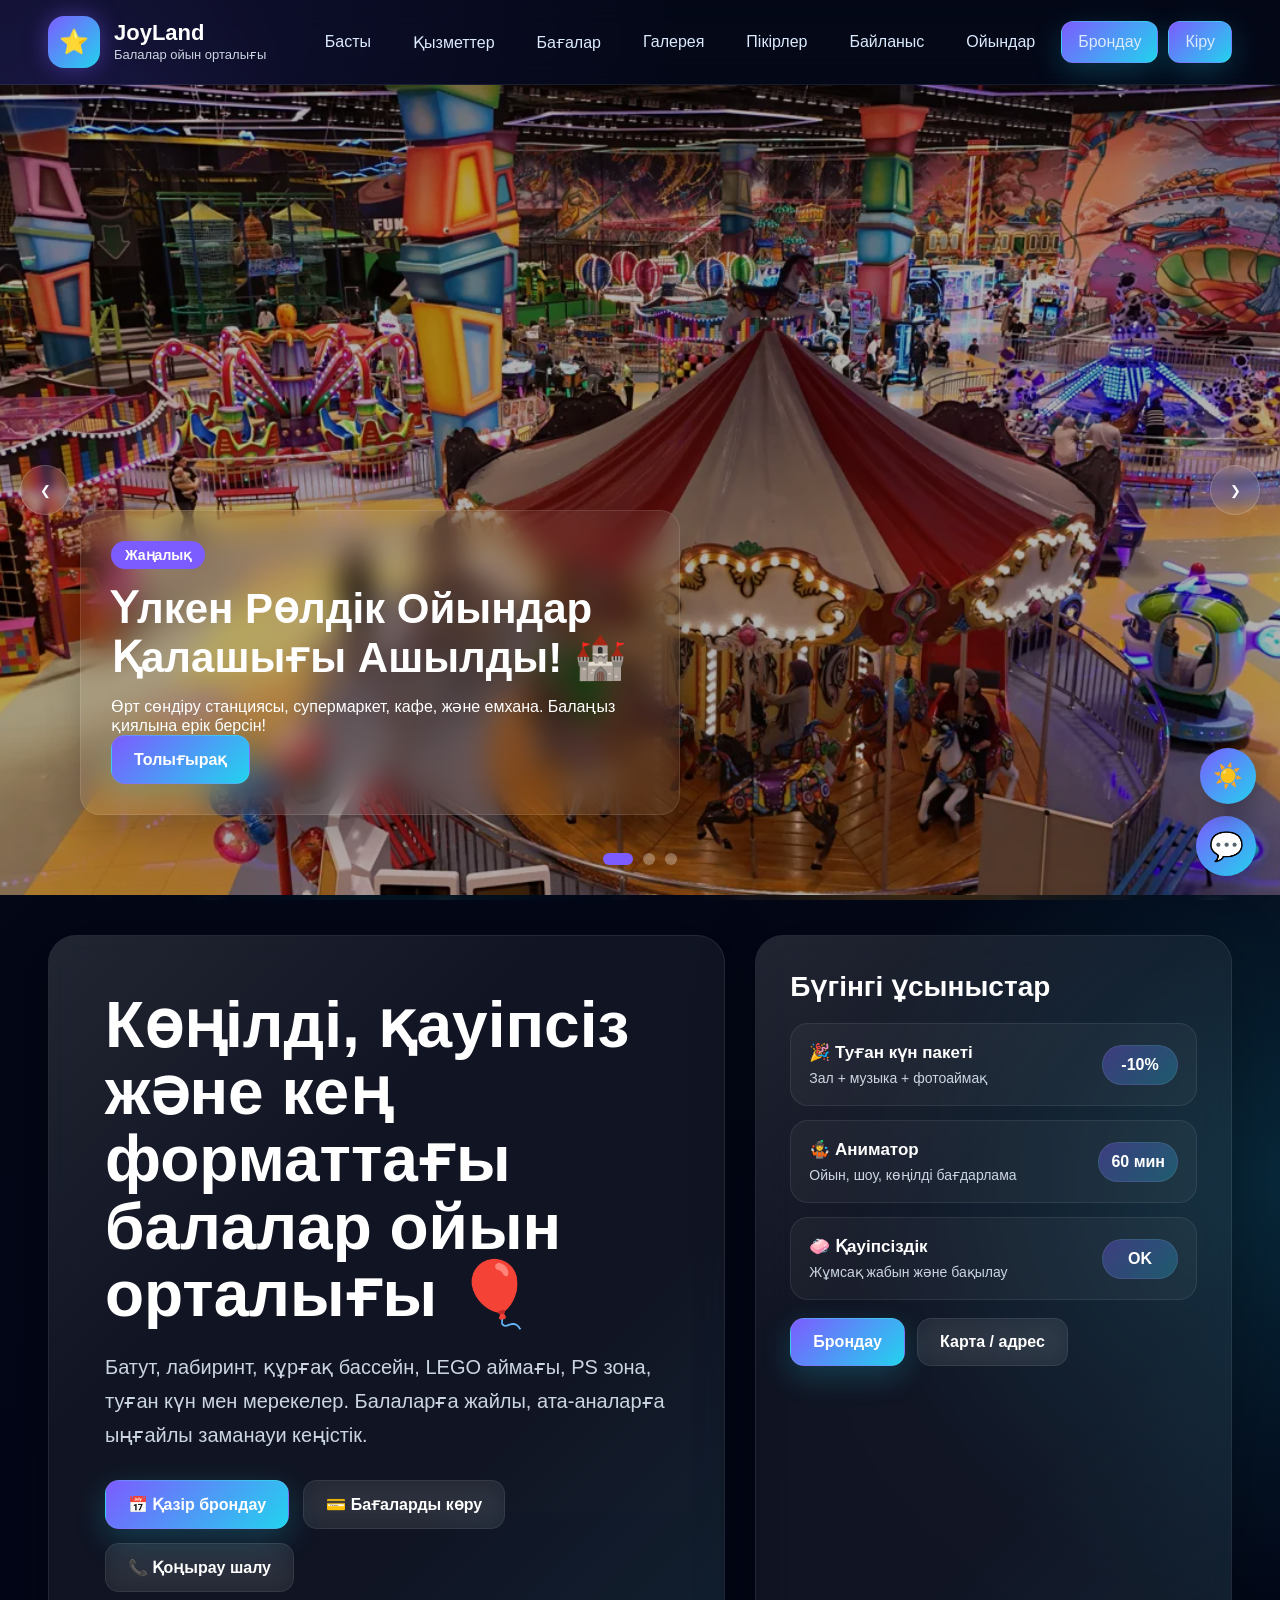
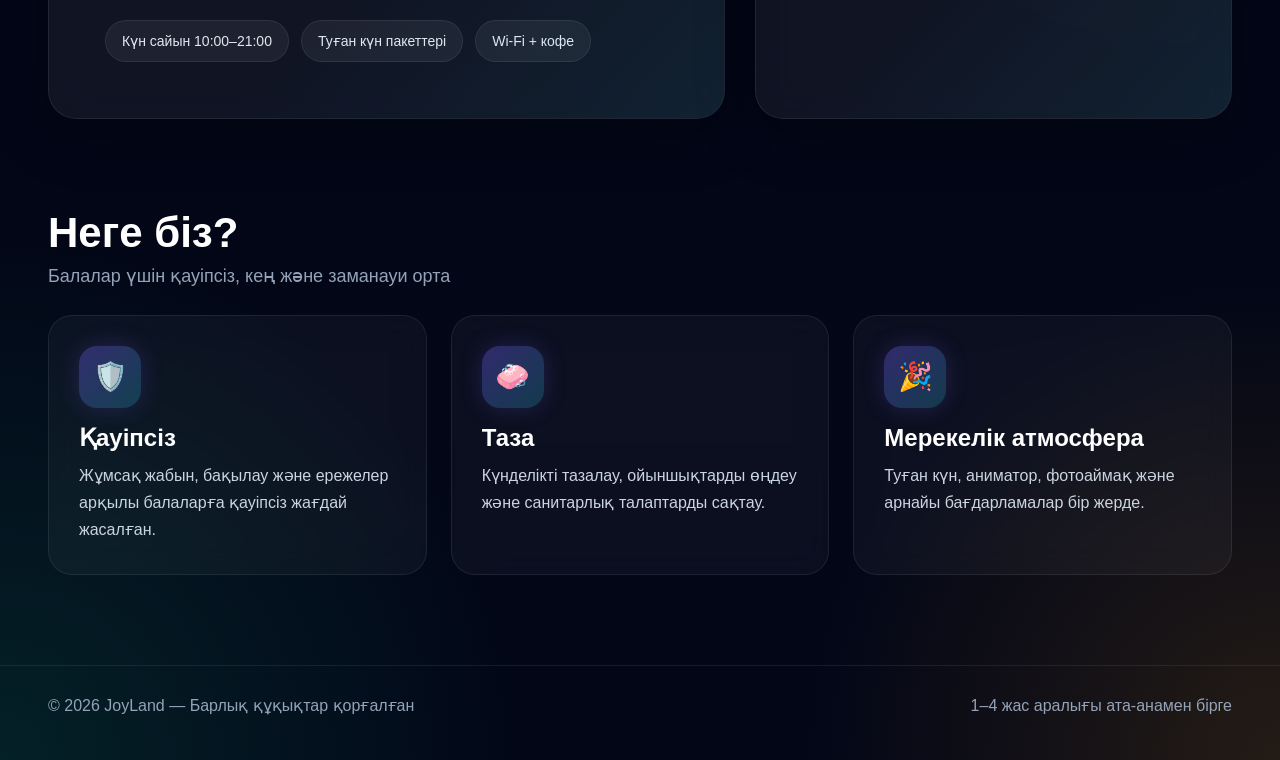
<file: ЧКВПРОЕКТ/index.html>
<!doctype html>
<html lang="kk">
<head>
  <meta charset="utf-8" />
  <meta name="viewport" content="width=device-width, initial-scale=1" />
  <title>JoyLand — Балалар ойын орталығы</title>

  <style>
    /* ... (CSS кодтары өзгеріссіз қалады) ... */
    *{
      margin:0;
      padding:0;
      box-sizing:border-box;
      font-family:'Segoe UI', sans-serif;
    }

    html{
      scroll-behavior:smooth;
    }

    body{
      background:
        radial-gradient(circle at top left, rgba(124,92,255,.25), transparent 25%),
        radial-gradient(circle at bottom right, rgba(34,211,238,.18), transparent 25%),
        linear-gradient(180deg, #050816 0%, #020617 100%);
      color:#fff;
      overflow-x:hidden;
      min-height:100vh;
      position:relative;
    }

    .container{
      width:100%;
      max-width:100%;
      padding:0 48px;
      position:relative;
      z-index:2;
    }

    /* background blobs */
    .bg-blobs{
      position:fixed;
      inset:0;
      overflow:hidden;
      z-index:0;
      pointer-events:none;
    }

    .blob{
      position:absolute;
      border-radius:50%;
      filter:blur(70px);
      opacity:.35;
      animation:floatBlob 14s ease-in-out infinite;
    }

    .blob1{
      width:320px;
      height:320px;
      background:#7c5cff;
      top:80px;
      left:-80px;
    }

    .blob2{
      width:360px;
      height:360px;
      background:#22d3ee;
      top:220px;
      right:-100px;
      animation-delay:2s;
    }

    .blob3{
      width:300px;
      height:300px;
      background:#14b8a6;
      bottom:40px;
      left:20%;
      animation-delay:4s;
    }

    .blob4{
      width:260px;
      height:260px;
      background:#f59e0b;
      bottom:-40px;
      right:18%;
      animation-delay:6s;
    }

    @keyframes floatBlob{
      0%,100%{ transform:translateY(0) scale(1); }
      50%{ transform:translateY(-30px) scale(1.08); }
    }

    /* floating particles */
    .particles{
      position:fixed;
      inset:0;
      z-index:1;
      pointer-events:none;
      overflow:hidden;
    }

    .particle{
      position:absolute;
      border-radius:50%;
      background:rgba(255,255,255,.22);
      box-shadow:0 0 18px rgba(255,255,255,.18);
      animation:rise linear infinite;
    }

    .particle:nth-child(1){ width:8px;height:8px;left:8%;animation-duration:16s;animation-delay:0s;top:100%; }
    .particle:nth-child(2){ width:14px;height:14px;left:16%;animation-duration:20s;animation-delay:3s;top:100%; }
    .particle:nth-child(3){ width:10px;height:10px;left:25%;animation-duration:18s;animation-delay:1s;top:100%; }
    .particle:nth-child(4){ width:18px;height:18px;left:34%;animation-duration:22s;animation-delay:6s;top:100%; }
    .particle:nth-child(5){ width:12px;height:12px;left:48%;animation-duration:19s;animation-delay:2s;top:100%; }
    .particle:nth-child(6){ width:16px;height:16px;left:58%;animation-duration:24s;animation-delay:4s;top:100%; }
    .particle:nth-child(7){ width:9px;height:9px;left:67%;animation-duration:17s;animation-delay:7s;top:100%; }
    .particle:nth-child(8){ width:15px;height:15px;left:78%;animation-duration:23s;animation-delay:5s;top:100%; }
    .particle:nth-child(9){ width:11px;height:11px;left:87%;animation-duration:21s;animation-delay:1s;top:100%; }
    .particle:nth-child(10){ width:20px;height:20px;left:94%;animation-duration:26s;animation-delay:8s;top:100%; }

    @keyframes rise{
      0%{
        transform:translateY(0) scale(.8);
        opacity:0;
      }
      15%{
        opacity:.8;
      }
      100%{
        transform:translateY(-110vh) scale(1.15);
        opacity:0;
      }
    }

    /* navbar */
    .nav{
      position:sticky;
      top:0;
      z-index:10;
      backdrop-filter:blur(14px);
      background:rgba(5,10,25,.48);
      border-bottom:1px solid rgba(255,255,255,.08);
    }

    .nav-inner{
      min-height:84px;
      display:flex;
      align-items:center;
      justify-content:space-between;
      gap:20px;
    }

    .brand{
      display:flex;
      align-items:center;
      gap:14px;
      animation:fadeUp .8s ease both;
    }

    .brand-logo{
      width:52px;
      height:52px;
      border-radius:16px;
      display:grid;
      place-items:center;
      background:linear-gradient(135deg,#7c5cff,#22d3ee);
      box-shadow:0 0 25px rgba(124,92,255,.45);
      font-size:24px;
    }

    .brand h2{
      font-size:22px;
      line-height:1;
      margin-bottom:3px;
    }

    .brand p{
      font-size:13px;
      color:#cbd5e1;
    }

    .menu{
      display:flex;
      align-items:center;
      flex-wrap:wrap;
      gap:10px;
    }

    .menu a{
      color:#dbeafe;
      text-decoration:none;
      padding:11px 16px;
      border-radius:12px;
      transition:.3s ease;
      font-weight:500;
    }

    .menu a:hover{
      background:rgba(255,255,255,.08);
      color:#fff;
      transform:translateY(-2px);
    }

    /* buttons */
    .btn{
      display:inline-flex;
      align-items:center;
      justify-content:center;
      gap:8px;
      padding:14px 22px;
      border-radius:14px;
      text-decoration:none;
      font-weight:700;
      transition:.35s ease;
      border:1px solid rgba(255,255,255,.08);
    }

    .btn-primary{
      background:linear-gradient(135deg,#7c5cff,#22d3ee);
      color:#fff;
      box-shadow:0 10px 30px rgba(34,211,238,.22);
    }

    .btn-primary:hover{
      transform:translateY(-3px) scale(1.02);
      box-shadow:0 16px 40px rgba(124,92,255,.35);
    }

    .btn-secondary{
      background:rgba(255,255,255,.06);
      color:#fff;
      backdrop-filter:blur(12px);
    }

    .btn-secondary:hover{
      transform:translateY(-3px);
      background:rgba(255,255,255,.1);
    }

    /* hero */
    .hero{
      min-height:92vh;
      display:flex;
      align-items:center;
      padding:40px 0 70px;
    }

    .hero-grid{
      display:grid;
      grid-template-columns:1.35fr .95fr;
      gap:30px;
      width:100%;
    }

    .card{
      position:relative;
      overflow:hidden;
      background:rgba(255,255,255,.05);
      border:1px solid rgba(255,255,255,.08);
      backdrop-filter:blur(18px);
      border-radius:28px;
      box-shadow:0 12px 60px rgba(0,0,0,.25);
      transition:.35s ease;
    }

    .card::before{
      content:"";
      position:absolute;
      inset:0;
      background:linear-gradient(135deg, rgba(255,255,255,.07), transparent 35%, transparent 65%, rgba(34,211,238,.07));
      pointer-events:none;
    }

    .card:hover{
      transform:translateY(-6px);
      box-shadow:0 18px 70px rgba(0,0,0,.34);
    }

    .hero-main{
      padding:56px;
      animation:fadeUp 1s ease .15s both;
    }

    .hero-main h1{
      font-size:64px;
      line-height:1.05;
      margin-bottom:22px;
      max-width:900px;
    }

    .hero-main p{
      font-size:20px;
      color:#cbd5e1;
      max-width:850px;
      line-height:1.7;
      margin-bottom:28px;
    }

    .hero-actions{
      display:flex;
      flex-wrap:wrap;
      gap:14px;
      margin-bottom:28px;
    }

    .pill-row{
      display:flex;
      flex-wrap:wrap;
      gap:12px;
    }

    .pill{
      padding:12px 16px;
      border-radius:999px;
      background:rgba(255,255,255,.06);
      border:1px solid rgba(255,255,255,.08);
      color:#e2e8f0;
      font-size:14px;
      animation:pulseGlow 3s ease-in-out infinite;
    }

    .hero-side{
      padding:34px;
      animation:fadeUp 1s ease .35s both;
    }

    .hero-side h3{
      font-size:28px;
      margin-bottom:20px;
    }

    .offer{
      display:flex;
      justify-content:space-between;
      align-items:center;
      gap:14px;
      padding:18px;
      border-radius:18px;
      margin-bottom:14px;
      background:rgba(255,255,255,.04);
      border:1px solid rgba(255,255,255,.06);
      transition:.3s ease;
    }

    .offer:hover{
      transform:translateX(6px);
      background:rgba(255,255,255,.07);
    }

    .offer strong{
      display:block;
      margin-bottom:6px;
      font-size:17px;
    }

    .offer span{
      color:#cbd5e1;
      font-size:14px;
    }

    .badge{
      min-width:76px;
      text-align:center;
      padding:10px 12px;
      border-radius:999px;
      background:linear-gradient(135deg, rgba(124,92,255,.35), rgba(34,211,238,.25));
      border:1px solid rgba(255,255,255,.1);
      font-weight:700;
    }

    .side-actions{
      display:flex;
      gap:12px;
      flex-wrap:wrap;
      margin-top:18px;
    }

    /* sections */
    section.content{
      padding:20px 0 90px;
    }

    .section-title{
      margin-bottom:28px;
      animation:fadeUp .8s ease both;
    }

    .section-title h2{
      font-size:42px;
      margin-bottom:8px;
    }

    .section-title p{
      color:#94a3b8;
      font-size:18px;
    }

    .grid-3{
      display:grid;
      grid-template-columns:repeat(3, 1fr);
      gap:24px;
    }

    .feature{
      padding:30px;
      border-radius:24px;
      background:rgba(255,255,255,.045);
      border:1px solid rgba(255,255,255,.08);
      backdrop-filter:blur(14px);
      transition:.35s ease;
      animation:fadeUp .9s ease both;
    }

    .feature:nth-child(2){ animation-delay:.15s; }
    .feature:nth-child(3){ animation-delay:.3s; }

    .feature:hover{
      transform:translateY(-8px) scale(1.01);
      box-shadow:0 16px 40px rgba(0,0,0,.25);
    }

    .icon{
      width:62px;
      height:62px;
      border-radius:18px;
      display:grid;
      place-items:center;
      margin-bottom:16px;
      font-size:28px;
      background:linear-gradient(135deg, rgba(124,92,255,.35), rgba(34,211,238,.22));
      box-shadow:0 0 24px rgba(124,92,255,.2);
      animation:pulseGlow 3s ease-in-out infinite;
    }

    .feature h4{
      font-size:24px;
      margin-bottom:10px;
    }

    .feature p{
      color:#cbd5e1;
      line-height:1.7;
      font-size:16px;
    }

    footer{
      padding:30px 0 45px;
      border-top:1px solid rgba(255,255,255,.06);
      color:#94a3b8;
      position:relative;
      z-index:2;
    }

    .foot{
      display:flex;
      justify-content:space-between;
      align-items:center;
      gap:16px;
      flex-wrap:wrap;
    }

    @keyframes fadeUp{
      from{
        opacity:0;
        transform:translateY(28px);
      }
      to{
        opacity:1;
        transform:translateY(0);
      }
    }

    @keyframes pulseGlow{
      0%,100%{
        box-shadow:0 0 0 rgba(34,211,238,0);
      }
      50%{
        box-shadow:0 0 22px rgba(34,211,238,.2);
      }
    }

    @media(max-width:1100px){
      .hero-main h1{
        font-size:50px;
      }

      .hero-grid{
        grid-template-columns:1fr;
      }
    }

    @media(max-width:760px){
      .container{
        padding:0 20px;
      }

      .nav-inner{
        align-items:flex-start;
        padding:14px 0;
        flex-direction:column;
      }

      .menu{
        width:100%;
      }

      .hero-main{
        padding:32px 24px;
      }

      .hero-side{
        padding:24px 20px;
      }

      .hero-main h1{
        font-size:36px;
      }

      .hero-main p{
        font-size:16px;
      }

      .grid-3{
        grid-template-columns:1fr;
      }

      .section-title h2{
        font-size:32px;
      }
    }
    .chatbot-toggle{
  position:fixed;
  right:24px;
  bottom:24px;
  width:60px;
  height:60px;
  border-radius:50%;
  display:flex;
  align-items:center;
  justify-content:center;
  font-size:28px;
  cursor:pointer;
  z-index:9999;
  background:linear-gradient(135deg,#7c5cff,#22d3ee);
  color:#fff;
  box-shadow:0 10px 30px rgba(0,0,0,.3);
}

.chatbot-box{
  position:fixed;
  right:24px;
  bottom:96px;
  width:340px;
  max-height:500px;
  background:#0f172a;
  border:1px solid rgba(255,255,255,.1);
  border-radius:18px;
  overflow:hidden;
  display:none;
  flex-direction:column;
  z-index:9999;
  box-shadow:0 20px 50px rgba(0,0,0,.4);
}

.chatbot-box.show{
  display:flex;
}

.chatbot-header{
  display:flex;
  justify-content:space-between;
  align-items:center;
  padding:14px 16px;
  background:linear-gradient(135deg,#7c5cff,#22d3ee);
  color:#fff;
  font-weight:700;
}

.chatbot-header button{
  background:none;
  border:none;
  color:#fff;
  font-size:16px;
  cursor:pointer;
}

.chatbot-messages{
  padding:14px;
  overflow-y:auto;
  flex:1;
  display:flex;
  flex-direction:column;
  gap:10px;
  background:#0b1020;
}

.bot-msg,
.user-msg{
  padding:10px 12px;
  border-radius:12px;
  max-width:85%;
  line-height:1.4;
}

.bot-msg{
  background:#1e293b;
  color:#fff;
  align-self:flex-start;
}

.user-msg{
  background:#22d3ee;
  color:#000;
  align-self:flex-end;
}

.chatbot-input-row{
  display:flex;
  gap:8px;
  padding:12px;
  background:#111827;
}

.chatbot-input-row input{
  flex:1;
  padding:10px 12px;
  border-radius:10px;
  border:1px solid #334155;
  background:#0b1020;
  color:#fff;
}

.chatbot-input-row button{
  padding:10px 14px;
  border:none;
  border-radius:10px;
  background:linear-gradient(135deg,#7c5cff,#22d3ee);
  color:#fff;
  cursor:pointer;
}
:root{
  --bg-main: #040816;
  --bg-end: #020617;
  --text-main: #ffffff;
  --text-muted: #cbd5e1;
  --card-bg: rgba(255,255,255,.06);
  --card-border: rgba(255,255,255,.08);
  --nav-bg: rgba(5,10,25,.48);
  --menu-text: #dbeafe;
  --input-bg: rgba(255,255,255,.08);
  --input-text: #ffffff;
}

body.light-mode{
  --bg-main: #f8fafc;
  --bg-end: #e2e8f0;
  --text-main: #0f172a;
  --text-muted: #475569;
  --card-bg: rgba(255,255,255,.88);
  --card-border: rgba(15,23,42,.08);
  --nav-bg: rgba(255,255,255,.82);
  --menu-text: #0f172a;
  --input-bg: #ffffff;
  --input-text: #0f172a;
}
.theme-toggle-floating{
  position:fixed;
  right:24px;
  bottom:96px;
  width:56px;
  height:56px;
  border-radius:50%;
  display:flex;
  align-items:center;
  justify-content:center;
  cursor:pointer;
  z-index:9999;
  background:linear-gradient(135deg,#7c5cff,#22d3ee);
  color:#fff;
  font-size:24px;
  box-shadow:0 10px 30px rgba(0,0,0,.3);
  transition:.3s ease;
}
/* ================= THEME ================= */
:root{
  --bg-main: #040816;
  --bg-end: #020617;

  --text-main: #ffffff;
  --text-muted: #cbd5e1;

  --card-bg: rgba(255,255,255,.06);
  --card-border: rgba(255,255,255,.08);

  --nav-bg: rgba(5,10,25,.48);
  --menu-text: #dbeafe;

  --input-bg: rgba(255,255,255,.08);
  --input-text: #ffffff;

  --chat-bg: #0f172a;
  --chat-inner: #0b1020;
  --bot-bg: #1e293b;
}

/* LIGHT MODE */
body.light-mode{
  --bg-main: #f8fafc;
  --bg-end: #e2e8f0;

  --text-main: #0f172a;
  --text-muted: #475569;

  --card-bg: rgba(255,255,255,.95);
  --card-border: rgba(15,23,42,.08);

  --nav-bg: rgba(255,255,255,.9);
  --menu-text: #0f172a;

  --input-bg: #ffffff;
  --input-text: #0f172a;

  --chat-bg: #ffffff;
  --chat-inner: #f1f5f9;
  --bot-bg: #e2e8f0;
}

/* ================= BODY ================= */
body{
  min-height:100vh;
  color:var(--text-main);
  overflow-x:hidden;
  background:
    radial-gradient(circle at top left, rgba(124,92,255,.25), transparent 25%),
    radial-gradient(circle at right center, rgba(34,211,238,.16), transparent 25%),
    radial-gradient(circle at bottom left, rgba(16,185,129,.15), transparent 20%),
    radial-gradient(circle at bottom right, rgba(245,158,11,.14), transparent 18%),
    linear-gradient(180deg, var(--bg-main) 0%, var(--bg-end) 100%);
}

/* ================= NAV ================= */
.nav{
  background:var(--nav-bg);
}

/* ================= MENU ================= */
.menu a{
  color:var(--menu-text);
}

/* ================= TEXT ================= */
.brand p,
.feature p,
.hero-main p{
  color:var(--text-muted);
}

/* ================= CARDS ================= */
.card,
.feature,
.offer,
.box,
.pricing{
  background:var(--card-bg);
  border:1px solid var(--card-border);
}

/* ================= INPUT ================= */
input,
textarea,
select{
  background:var(--input-bg);
  color:var(--input-text);
}

/* ================= CHATBOT ================= */
.chatbot-box{
  background:var(--chat-bg);
  border:1px solid var(--card-border);
}

.chatbot-messages{
  background:var(--chat-inner);
}

.bot-msg{
  background:var(--bot-bg);
  color:var(--text-main);
}

.user-msg{
  background:#22d3ee;
  color:#000;
}

/* ================= TOGGLE BUTTON ================= */
.theme-toggle-floating{
  position:fixed;
  right:24px;
  bottom:96px;
  width:56px;
  height:56px;
  border-radius:50%;
  display:flex;
  align-items:center;
  justify-content:center;
  cursor:pointer;
  z-index:9999;
  background:linear-gradient(135deg,#7c5cff,#22d3ee);
  color:#fff;
  font-size:24px;
  box-shadow:0 10px 30px rgba(0,0,0,.3);
  transition:.3s ease;
}

.theme-toggle-floating:hover{
  transform:translateY(-3px) scale(1.05);
}
/* ---- */
  :root{
    --bg-main:#040816;
    --bg-end:#020617;
    --text-main:#ffffff;
    --text-muted:#cbd5e1;
    --nav-bg:rgba(5,10,25,.48);
    --menu-text:#dbeafe;
    --menu-hover-text:#ffffff;
    --menu-hover-bg:rgba(255,255,255,.08);

    --card-bg:rgba(255,255,255,.06);
    --card-border:rgba(255,255,255,.08);
    --card-soft:rgba(255,255,255,.04);

    --input-bg:rgba(255,255,255,.08);
    --input-text:#ffffff;
    --input-border:rgba(255,255,255,.08);

    --section-muted:#94a3b8;
    --pill-text:#e2e8f0;

    --chat-bg:#0f172a;
    --chat-inner:#0b1020;
    --chat-input-bg:#111827;
    --bot-bg:#1e293b;
    --user-bg:#22d3ee;
    --user-text:#000000;

    --footer-text:#94a3b8;
  }

  body.light-mode{
    --bg-main:#f8fafc;
    --bg-end:#e2e8f0;
    --text-main:#0f172a;
    --text-muted:#475569;
    --nav-bg:rgba(255,255,255,.84);
    --menu-text:#0f172a;
    --menu-hover-text:#0f172a;
    --menu-hover-bg:rgba(15,23,42,.08);

    --card-bg:rgba(255,255,255,.88);
    --card-border:rgba(15,23,42,.08);
    --card-soft:rgba(15,23,42,.04);

    --input-bg:#ffffff;
    --input-text:#0f172a;
    --input-border:#cbd5e1;

    --section-muted:#475569;
    --pill-text:#0f172a;

    --chat-bg:#ffffff;
    --chat-inner:#f1f5f9;
    --chat-input-bg:#e2e8f0;
    --bot-bg:#e2e8f0;
    --user-bg:#22d3ee;
    --user-text:#0f172a;

    --footer-text:#475569;
  }

  *{
    margin:0;
    padding:0;
    box-sizing:border-box;
    font-family:'Segoe UI', sans-serif;
  }

  html{
    scroll-behavior:smooth;
  }

  body{
    min-height:100vh;
    color:var(--text-main);
    overflow-x:hidden;
    background:
      radial-gradient(circle at top left, rgba(124,92,255,.25), transparent 25%),
      radial-gradient(circle at right center, rgba(34,211,238,.16), transparent 25%),
      radial-gradient(circle at bottom left, rgba(16,185,129,.15), transparent 20%),
      radial-gradient(circle at bottom right, rgba(245,158,11,.14), transparent 18%),
      linear-gradient(180deg, var(--bg-main) 0%, var(--bg-end) 100%);
    transition:background .35s ease,color .35s ease;
  }

  .container{
    width:100%;
    max-width:100%;
    padding:0 48px;
    position:relative;
    z-index:2;
  }

  .bg-blobs{
    position:fixed;
    inset:0;
    overflow:hidden;
    z-index:0;
    pointer-events:none;
  }

  .blob{
    position:absolute;
    border-radius:50%;
    filter:blur(70px);
    opacity:.35;
    animation:floatBlob 14s ease-in-out infinite;
  }

  .blob1{
    width:320px;
    height:320px;
    background:#7c5cff;
    top:80px;
    left:-80px;
  }

  .blob2{
    width:360px;
    height:360px;
    background:#22d3ee;
    top:220px;
    right:-100px;
    animation-delay:2s;
  }

  .blob3{
    width:300px;
    height:300px;
    background:#14b8a6;
    bottom:40px;
    left:20%;
    animation-delay:4s;
  }

  .blob4{
    width:260px;
    height:260px;
    background:#f59e0b;
    bottom:-40px;
    right:18%;
    animation-delay:6s;
  }

  @keyframes floatBlob{
    0%,100%{ transform:translateY(0) scale(1); }
    50%{ transform:translateY(-30px) scale(1.08); }
  }

  .particles{
    position:fixed;
    inset:0;
    z-index:1;
    pointer-events:none;
    overflow:hidden;
  }

  .particle{
    position:absolute;
    border-radius:50%;
    background:rgba(255,255,255,.22);
    box-shadow:0 0 18px rgba(255,255,255,.18);
    animation:rise linear infinite;
  }

  .particle:nth-child(1){ width:8px;height:8px;left:8%;animation-duration:16s;animation-delay:0s;top:100%; }
  .particle:nth-child(2){ width:14px;height:14px;left:16%;animation-duration:20s;animation-delay:3s;top:100%; }
  .particle:nth-child(3){ width:10px;height:10px;left:25%;animation-duration:18s;animation-delay:1s;top:100%; }
  .particle:nth-child(4){ width:18px;height:18px;left:34%;animation-duration:22s;animation-delay:6s;top:100%; }
  .particle:nth-child(5){ width:12px;height:12px;left:48%;animation-duration:19s;animation-delay:2s;top:100%; }
  .particle:nth-child(6){ width:16px;height:16px;left:58%;animation-duration:24s;animation-delay:4s;top:100%; }
  .particle:nth-child(7){ width:9px;height:9px;left:67%;animation-duration:17s;animation-delay:7s;top:100%; }
  .particle:nth-child(8){ width:15px;height:15px;left:78%;animation-duration:23s;animation-delay:5s;top:100%; }
  .particle:nth-child(9){ width:11px;height:11px;left:87%;animation-duration:21s;animation-delay:1s;top:100%; }
  .particle:nth-child(10){ width:20px;height:20px;left:94%;animation-duration:26s;animation-delay:8s;top:100%; }

  @keyframes rise{
    0%{
      transform:translateY(0) scale(.8);
      opacity:0;
    }
    15%{
      opacity:.8;
    }
    100%{
      transform:translateY(-110vh) scale(1.15);
      opacity:0;
    }
  }

  .nav{
    position:sticky;
    top:0;
    z-index:10;
    backdrop-filter:blur(14px);
    background:var(--nav-bg);
    border-bottom:1px solid var(--card-border);
    transition:background .35s ease,border-color .35s ease;
  }

  .nav-inner{
    min-height:84px;
    display:flex;
    align-items:center;
    justify-content:space-between;
    gap:20px;
  }

  .brand{
    display:flex;
    align-items:center;
    gap:14px;
    animation:fadeUp .8s ease both;
  }

  .brand-logo{
    width:52px;
    height:52px;
    border-radius:16px;
    display:grid;
    place-items:center;
    background:linear-gradient(135deg,#7c5cff,#22d3ee);
    box-shadow:0 0 25px rgba(124,92,255,.45);
    font-size:24px;
  }

  .brand h2{
    font-size:22px;
    line-height:1;
    margin-bottom:3px;
    color:var(--text-main);
  }

  .brand p{
    font-size:13px;
    color:var(--text-muted);
  }

  .menu{
    display:flex;
    align-items:center;
    flex-wrap:wrap;
    gap:10px;
  }

  .menu a{
    color:var(--menu-text);
    text-decoration:none;
    padding:11px 16px;
    border-radius:12px;
    transition:.3s ease;
    font-weight:500;
  }

  .menu a:hover{
    background:var(--menu-hover-bg);
    color:var(--menu-hover-text);
    transform:translateY(-2px);
  }

  .btn{
    display:inline-flex;
    align-items:center;
    justify-content:center;
    gap:8px;
    padding:14px 22px;
    border-radius:14px;
    text-decoration:none;
    font-weight:700;
    transition:.35s ease;
    border:1px solid var(--card-border);
  }

  .btn-primary{
    background:linear-gradient(135deg,#7c5cff,#22d3ee);
    color:#fff;
    box-shadow:0 10px 30px rgba(34,211,238,.22);
  }

  .btn-primary:hover{
    transform:translateY(-3px) scale(1.02);
    box-shadow:0 16px 40px rgba(124,92,255,.35);
  }

  .btn-secondary{
    background:var(--card-bg);
    color:var(--text-main);
    backdrop-filter:blur(12px);
  }

  .btn-secondary:hover{
    transform:translateY(-3px);
    background:var(--card-soft);
  }

  .hero{
    min-height:92vh;
    display:flex;
    align-items:center;
    padding:40px 0 70px;
  }

  .hero-grid{
    display:grid;
    grid-template-columns:1.35fr .95fr;
    gap:30px;
    width:100%;
  }

  .card{
    position:relative;
    overflow:hidden;
    background:var(--card-bg);
    border:1px solid var(--card-border);
    backdrop-filter:blur(18px);
    border-radius:28px;
    box-shadow:0 12px 60px rgba(0,0,0,.25);
    transition:.35s ease, background .35s ease, border-color .35s ease;
  }

  .card::before{
    content:"";
    position:absolute;
    inset:0;
    background:linear-gradient(135deg, rgba(255,255,255,.07), transparent 35%, transparent 65%, rgba(34,211,238,.07));
    pointer-events:none;
  }

  .card:hover{
    transform:translateY(-6px);
    box-shadow:0 18px 70px rgba(0,0,0,.34);
  }

  .hero-main{
    padding:56px;
    animation:fadeUp 1s ease .15s both;
  }

  .hero-main h1{
    font-size:64px;
    line-height:1.05;
    margin-bottom:22px;
    max-width:900px;
    color:var(--text-main);
  }

  .hero-main p{
    font-size:20px;
    color:var(--text-muted);
    max-width:850px;
    line-height:1.7;
    margin-bottom:28px;
  }

  .hero-actions{
    display:flex;
    flex-wrap:wrap;
    gap:14px;
    margin-bottom:28px;
  }

  .pill-row{
    display:flex;
    flex-wrap:wrap;
    gap:12px;
  }

  .pill{
    padding:12px 16px;
    border-radius:999px;
    background:var(--card-bg);
    border:1px solid var(--card-border);
    color:var(--pill-text);
    font-size:14px;
    animation:pulseGlow 3s ease-in-out infinite;
  }

  .hero-side{
    padding:34px;
    animation:fadeUp 1s ease .35s both;
  }

  .hero-side h3{
    font-size:28px;
    margin-bottom:20px;
    color:var(--text-main);
  }

  .offer{
    display:flex;
    justify-content:space-between;
    align-items:center;
    gap:14px;
    padding:18px;
    border-radius:18px;
    margin-bottom:14px;
    background:var(--card-soft);
    border:1px solid var(--card-border);
    transition:.3s ease;
  }

  .offer:hover{
    transform:translateX(6px);
    background:var(--card-bg);
  }

  .offer strong{
    display:block;
    margin-bottom:6px;
    font-size:17px;
    color:var(--text-main);
  }

  .offer span{
    color:var(--text-muted);
    font-size:14px;
  }

  .badge{
    min-width:76px;
    text-align:center;
    padding:10px 12px;
    border-radius:999px;
    background:linear-gradient(135deg, rgba(124,92,255,.35), rgba(34,211,238,.25));
    border:1px solid var(--card-border);
    font-weight:700;
    color:var(--text-main);
  }

  .side-actions{
    display:flex;
    gap:12px;
    flex-wrap:wrap;
    margin-top:18px;
  }

  section.content{
    padding:20px 0 90px;
  }

  .section-title{
    margin-bottom:28px;
    animation:fadeUp .8s ease both;
  }

  .section-title h2{
    font-size:42px;
    margin-bottom:8px;
    color:var(--text-main);
  }

  .section-title p{
    color:var(--section-muted);
    font-size:18px;
  }

  .grid-3{
    display:grid;
    grid-template-columns:repeat(3, 1fr);
    gap:24px;
  }

  .feature{
    padding:30px;
    border-radius:24px;
    background:var(--card-soft);
    border:1px solid var(--card-border);
    backdrop-filter:blur(14px);
    transition:.35s ease;
    animation:fadeUp .9s ease both;
  }

  .feature:nth-child(2){ animation-delay:.15s; }
  .feature:nth-child(3){ animation-delay:.3s; }

  .feature:hover{
    transform:translateY(-8px) scale(1.01);
    box-shadow:0 16px 40px rgba(0,0,0,.25);
  }

  .icon{
    width:62px;
    height:62px;
    border-radius:18px;
    display:grid;
    place-items:center;
    margin-bottom:16px;
    font-size:28px;
    background:linear-gradient(135deg, rgba(124,92,255,.35), rgba(34,211,238,.22));
    box-shadow:0 0 24px rgba(124,92,255,.2);
    animation:pulseGlow 3s ease-in-out infinite;
  }

  .feature h4{
    font-size:24px;
    margin-bottom:10px;
    color:var(--text-main);
  }

  .feature p{
    color:var(--text-muted);
    line-height:1.7;
    font-size:16px;
  }

  footer{
    padding:30px 0 45px;
    border-top:1px solid var(--card-border);
    color:var(--footer-text);
    position:relative;
    z-index:2;
  }

  .foot{
    display:flex;
    justify-content:space-between;
    align-items:center;
    gap:16px;
    flex-wrap:wrap;
  }

  @keyframes fadeUp{
    from{
      opacity:0;
      transform:translateY(28px);
    }
    to{
      opacity:1;
      transform:translateY(0);
    }
  }

  @keyframes pulseGlow{
    0%,100%{
      box-shadow:0 0 0 rgba(34,211,238,0);
    }
    50%{
      box-shadow:0 0 22px rgba(34,211,238,.2);
    }
  }

  .chatbot-toggle{
    position:fixed;
    right:24px;
    bottom:24px;
    width:60px;
    height:60px;
    border-radius:50%;
    display:flex;
    align-items:center;
    justify-content:center;
    font-size:28px;
    cursor:pointer;
    z-index:9999;
    background:linear-gradient(135deg,#7c5cff,#22d3ee);
    color:#fff;
    box-shadow:0 10px 30px rgba(0,0,0,.3);
  }

  .chatbot-box{
    position:fixed;
    right:24px;
    bottom:96px;
    width:340px;
    max-height:500px;
    background:var(--chat-bg);
    border:1px solid var(--card-border);
    border-radius:18px;
    overflow:hidden;
    display:none;
    flex-direction:column;
    z-index:9999;
    box-shadow:0 20px 50px rgba(0,0,0,.4);
  }

  .chatbot-box.show{
    display:flex;
  }

  .chatbot-header{
    display:flex;
    justify-content:space-between;
    align-items:center;
    padding:14px 16px;
    background:linear-gradient(135deg,#7c5cff,#22d3ee);
    color:#fff;
    font-weight:700;
  }

  .chatbot-header button{
    background:none;
    border:none;
    color:#fff;
    font-size:16px;
    cursor:pointer;
  }

  .chatbot-messages{
    padding:14px;
    overflow-y:auto;
    flex:1;
    display:flex;
    flex-direction:column;
    gap:10px;
    background:var(--chat-inner);
  }

  .bot-msg,
  .user-msg{
    padding:10px 12px;
    border-radius:12px;
    max-width:85%;
    line-height:1.4;
  }

  .bot-msg{
    background:var(--bot-bg);
    color:var(--text-main);
    align-self:flex-start;
  }

  .user-msg{
    background:var(--user-bg);
    color:var(--user-text);
    align-self:flex-end;
  }

  .chatbot-input-row{
    display:flex;
    gap:8px;
    padding:12px;
    background:var(--chat-input-bg);
  }

  .chatbot-input-row input{
    flex:1;
    padding:10px 12px;
    border-radius:10px;
    border:1px solid var(--input-border);
    background:var(--input-bg);
    color:var(--input-text);
  }

  .chatbot-input-row button{
    padding:10px 14px;
    border:none;
    border-radius:10px;
    background:linear-gradient(135deg,#7c5cff,#22d3ee);
    color:#fff;
    cursor:pointer;
  }

  .theme-toggle-floating{
    position:fixed;
    right:24px;
    bottom:96px;
    width:56px;
    height:56px;
    border-radius:50%;
    display:flex;
    align-items:center;
    justify-content:center;
    cursor:pointer;
    z-index:9999;
    background:linear-gradient(135deg,#7c5cff,#22d3ee);
    color:#fff;
    font-size:24px;
    box-shadow:0 10px 30px rgba(0,0,0,.3);
    transition:.3s ease;
  }

  .theme-toggle-floating:hover{
    transform:translateY(-3px) scale(1.05);
  }

  @media(max-width:1100px){
    .hero-main h1{
      font-size:50px;
    }

    .hero-grid{
      grid-template-columns:1fr;
    }
  }

  @media(max-width:760px){
    .container{
      padding:0 20px;
    }

    .nav-inner{
      align-items:flex-start;
      padding:14px 0;
      flex-direction:column;
    }

    .menu{
      width:100%;
    }

    .hero-main{
      padding:32px 24px;
    }

    .hero-side{
      padding:24px 20px;
    }

    .hero-main h1{
      font-size:36px;
    }

    .hero-main p{
      font-size:16px;
    }

    .grid-3{
      grid-template-columns:1fr;
    }

    .section-title h2{
      font-size:32px;
    }
  }

    .profile {
  position: relative;
  z-index: 100;
}

.profile-btn {
  display: flex;
  align-items: center;
  gap: 12px;
  background: rgba(255, 255, 255, 0.07);
  border: 1px solid rgba(255, 255, 255, 0.1);
  padding: 8px 16px;
  border-radius: 14px;
  color: #fff;
  cursor: pointer;
  transition: 0.3s;
}

.profile-btn:hover {
  background: rgba(255, 255, 255, 0.12);
}

.avatar {
  width: 34px;
  height: 34px;
  border-radius: 50%;
  background: linear-gradient(135deg, #7c5cff, #22d3ee);
}

.hello {
  display: flex;
  flex-direction: column;
  line-height: 1.2;
  text-align: left;
}

.hi { font-size: 11px; color: #cbd5e1; }

.profile-menu {
  position: absolute;
  top: 110%;
  right: 0;
  background: #0f172a;
  border: 1px solid rgba(255,255,255,0.1);
  border-radius: 16px;
  min-width: 200px;
  display: none;
  flex-direction: column;
  padding: 10px;
  box-shadow: 0 10px 30px rgba(0,0,0,0.5);
}

.profile-menu.show { display: flex; }

.profile-menu a, .profile-menu button {
  padding: 10px 14px;
  color: #fff;
  text-decoration: none;
  border-radius: 10px;
  font-weight: 500;
  transition: 0.2s;
  background: none;
  border: none;
  text-align: left;
  cursor: pointer;
}

.profile-menu a:hover, .profile-menu button:hover {
  background: rgba(255,255,255,0.08);
}

.profile-menu .danger { color: #fca5a5; }

/* =========================================
   СЛАЙДЕР СТИЛЬДЕРІ (CAROUSEL)
   ========================================= */
.slider-section {
  padding: 0;
  margin: 0;
  overflow: hidden;
  width: 100%;
}

.slider-container {
  position: relative;
  width: 100%;
  height: 90vh; /* Толық экранды (Full-screen) */
  border-radius: 0;
  overflow: hidden;
  box-shadow: 0 20px 50px rgba(0,0,0,0.3);
}

.slide {
  position: absolute;
  inset: 0;
  opacity: 0;
  transition: opacity 1.2s ease-in-out; /* Тегіс ауысу */
  z-index: 1;
}

.slide.active {
  opacity: 1;
  z-index: 2;
}

.slide img {
  width: 100%;
  height: 100%;
  object-fit: cover; /* Суретті толық экранға сыйғызу */
  filter: brightness(0.7); /* Суретті азғантай қараңғылау (мәтін оқылу үшін) */
}

/* Glassmorphism Мәтін блогы */
.slide-content {
  position: absolute;
  bottom: 80px;
  left: 80px;
  z-index: 10;
  max-width: 600px;
  color: #fff;
  background: rgba(255, 255, 255, 0.05); /* Шыны эффектісі */
  backdrop-filter: blur(15px);
  padding: 30px;
  border-radius: 20px;
  border: 1px solid rgba(255, 255, 255, 0.1);
  box-shadow: 0 15px 35px rgba(0,0,0,0.2);
  animation: fadeUp 1.5s ease both;
}

.slide-badge {
  background: #7c5cff;
  padding: 6px 14px;
  border-radius: 999px;
  font-size: 14px;
  font-weight: 700;
  margin-bottom: 15px;
  display: inline-block;
}

.slide-content h2 {
  font-size: 42px;
  margin-bottom: 15px;
  color: #fff;
}

/* Слайдер батырмалары (Glass Effect) */
.slider-prev, .slider-next {
  position: absolute;
  top: 50%;
  transform: translateY(-50%);
  background: rgba(255,255,255,0.1);
  border: 1px solid rgba(255,255,255,0.2);
  color: #fff;
  width: 50px;
  height: 50px;
  border-radius: 50%;
  cursor: pointer;
  z-index: 100;
  backdrop-filter: blur(5px);
  transition: 0.3s;
}

.slider-prev { left: 20px; }
.slider-next { right: 20px; }
.slider-prev:hover, .slider-next:hover { background: #7c5cff; }

.slider-dots {
  position: absolute;
  bottom: 30px;
  left: 50%;
  transform: translateX(-50%);
  display: flex;
  gap: 10px;
  z-index: 100;
}

.dot {
  width: 12px;
  height: 12px;
  background: rgba(255,255,255,0.3);
  border-radius: 50%;
  cursor: pointer;
}

.dot.active { background: #7c5cff; width: 30px; border-radius: 10px; }

@keyframes fadeUp {
  from { opacity: 0; transform: translateY(30px); }
  to { opacity: 1; transform: translateY(0); }
}
  </style>
</head>
<body>

  <div class="bg-blobs">
    <div class="blob blob1"></div>
    <div class="blob blob2"></div>
    <div class="blob blob3"></div>
    <div class="blob blob4"></div>
  </div>

  <div class="particles">
    <span class="particle"></span>
    <span class="particle"></span>
    <span class="particle"></span>
    <span class="particle"></span>
    <span class="particle"></span>
    <span class="particle"></span>
    <span class="particle"></span>
    <span class="particle"></span>
    <span class="particle"></span>
    <span class="particle"></span>
  </div>

  <div class="nav">
    <div class="container nav-inner">
      <div class="brand">
        <div class="brand-logo">⭐</div>
        <div>
          <h2>JoyLand</h2>
          <p>Балалар ойын орталығы</p>
        </div>
      </div>

      <div class="menu">
        <a class="active" href="index.html">Басты</a>
        <a href="services.html">Қызметтер</a>
        <a href="prices.html">Бағалар</a>
        <a href="gallery.html">Галерея</a>
        <a href="reviews.html">Пікірлер</a>
        <a href="contacts.html">Байланыс</a>
        <a href="games.html">Ойындар</a>
        <a href="booking.html" class="btn btn-primary">Брондау</a>
        <div class="menu">
  <a class="btn btn-primary" href="index1.html" id="authLink">Кіру</a>

  <div class="profile" id="profileWrap" style="display:none;">
    <button class="profile-btn" id="profileBtn" type="button">
      <span class="avatar"></span>
      <div class="hello">
        <span class="hi">Сәлем,</span>
        <b id="profileName">Пайдаланушы</b>
      </div>
      <span class="chev">▾</span>
    </button>
    <div class="profile-menu" id="profileMenu">
      <a href="profile.html">👤 Менің профилім</a>
      <a href="booking.html">📅 Брондарым</a>
      <button type="button" class="danger" id="logoutBtn">Шығу</button>
    </div>
  </div>
</div>
      </div>
    </div>
  </div>
<section class="slider-section">
  <div class="slider-container">
    <div class="slide active">
      <img src="Images/image_0.jpg" alt="JoyLand Play City">
      <div class="slide-content">
        <span class="slide-badge">Жаңалық</span>
        <h2>Үлкен Рөлдік Ойындар Қалашығы Ашылды! 🏰</h2>
        <p>Өрт сөндіру станциясы, супермаркет, кафе, және емхана. Балаңыз қиялына ерік берсін!</p>
        <a href="services.html" class="btn btn-primary">Толығырақ</a>
      </div>
    </div>
    <div class="slide">
      <img src="Images/image_1.jpg" alt="Birthday Zone">
      <div class="slide-content">
        <span class="slide-badge">-10% ЖЕҢІЛДІК</span>
        <h2>Ұмытылмас Туған Күн Кеші! 🎂</h2>
        <p>Арнайы фотозона, аниматорлар, шоу-бағдарлама.</p>
        <a href="booking.html" class="btn btn-primary">Брондау</a>
      </div>
    </div>
    <div class="slide">
      <img src="Images/image_3.webp" alt="LEGO Creative Zone">
      <div class="slide-content">
        <span class="slide-badge">Creative</span>
        <h2>LEGO Әлеміне Саяхат! 🧩</h2>
        <p>Қиялыңызды дамытыңыз, мыңдаған детальдар сізді күтуде.</p>
        <a href="games.html" class="btn btn-primary">Ойнау</a>
      </div>
    </div>
    <button class="slider-prev">❮</button>
    <button class="slider-next">❯</button>
    <div class="slider-dots">
      <span class="dot active"></span>
      <span class="dot"></span>
      <span class="dot"></span>
    </div>
  </div>
</section>
  <section class="hero">
    <div class="container hero-grid">
      <div class="card hero-main">
        <h1>Көңілді, қауіпсіз және кең форматтағы балалар ойын орталығы 🎈</h1>
        <p>
          Батут, лабиринт, құрғақ бассейн, LEGO аймағы, PS зона, туған күн мен мерекелер.
          Балаларға жайлы, ата-аналарға ыңғайлы заманауи кеңістік.
        </p>

        <div class="hero-actions">
          <a href="booking.html" class="btn btn-primary">📅 Қазір брондау</a>
          <a href="prices.html" class="btn btn-secondary">💳 Бағаларды көру</a>
          <a href="contacts.html" class="btn btn-secondary">📞 Қоңырау шалу</a>
        </div>

        <div class="pill-row">
          <div class="pill">Күн сайын 10:00–21:00</div>
          <div class="pill">Туған күн пакеттері</div>
          <div class="pill">Wi-Fi + кофе</div>
        </div>
      </div>

      <div class="card hero-side">
        <h3>Бүгінгі ұсыныстар</h3>

        <div class="offer">
          <div>
            <strong>🎉 Туған күн пакеті</strong>
            <span>Зал + музыка + фотоаймақ</span>
          </div>
          <div class="badge">-10%</div>
        </div>

        <div class="offer">
          <div>
            <strong>🤹 Аниматор</strong>
            <span>Ойын, шоу, көңілді бағдарлама</span>
          </div>
          <div class="badge">60 мин</div>
        </div>

        <div class="offer">
          <div>
            <strong>🧼 Қауіпсіздік</strong>
            <span>Жұмсақ жабын және бақылау</span>
          </div>
          <div class="badge">OK</div>
        </div>

        <div class="side-actions">
          <a href="booking.html" class="btn btn-primary">Брондау</a>
          <a href="#" class="btn btn-secondary">Карта / адрес</a>
        </div>
      </div>
    </div>
  </section>

  <section class="content">
    <div class="container">
      <div class="section-title">
        <h2>Неге біз?</h2>
        <p>Балалар үшін қауіпсіз, кең және заманауи орта</p>
      </div>

      <div class="grid-3">
        <div class="feature">
          <div class="icon">🛡️</div>
          <h4>Қауіпсіз</h4>
          <p>Жұмсақ жабын, бақылау және ережелер арқылы балаларға қауіпсіз жағдай жасалған.</p>
        </div>

        <div class="feature">
          <div class="icon">🧼</div>
          <h4>Таза</h4>
          <p>Күнделікті тазалау, ойыншықтарды өңдеу және санитарлық талаптарды сақтау.</p>
        </div>

        <div class="feature">
          <div class="icon">🎉</div>
          <h4>Мерекелік атмосфера</h4>
          <p>Туған күн, аниматор, фотоаймақ және арнайы бағдарламалар бір жерде.</p>
        </div>
      </div>
    </div>
  </section>

  <footer>
    <div class="container foot">
      <div>© 2026 JoyLand — Барлық құқықтар қорғалған</div>
      <div>1–4 жас аралығы ата-анамен бірге</div>
    </div>
  </footer>
<div class="chatbot-toggle" id="chatbotToggle">💬</div>
  <div class="theme-toggle-floating" id="themeToggle">☀️</div>

<div class="chatbot-box" id="chatbotBox">
  <div class="chatbot-header">
    <span>JoyLand Bot</span>
    <button id="chatbotClose" type="button">✖</button>
  </div>

  <div class="chatbot-messages" id="chatbotMessages">
    <div class="bot-msg">Сәлем! Мен JoyLand көмекшісімін 👋</div>
  </div>

  <div class="chatbot-input-row">
    <input type="text" id="chatbotInput" placeholder="Сұрағыңызды жазыңыз..." />
    <button id="chatbotMic" type="button" title="Дауыспен айту">🎤</button>
    <button id="chatbotSend" type="button">Жіберу</button>
  </div>
</div>
  <script>
    // JavaScript: СЛАЙДЕР ЛОГИКАСЫ
const slides = document.querySelectorAll('.slide');
const dots = document.querySelectorAll('.dot');
const nextBtn = document.querySelector('.slider-next');
const prevBtn = document.querySelector('.slider-prev');
let currentSlide = 0;

function showSlide(index) {
    slides.forEach(s => s?.classList.remove('active'));
    dots.forEach(d => d?.classList.remove('active'));

    if (index >= slides.length) currentSlide = 0;
    if (index < 0) currentSlide = slides.length - 1;

    slides[currentSlide]?.classList.add('active');
    dots[currentSlide]?.classList.add('active');
}

if(nextBtn) nextBtn.addEventListener('click', () => {
    currentSlide++;
    showSlide(currentSlide);
});

if(prevBtn) prevBtn.addEventListener('click', () => {
    currentSlide--;
    showSlide(currentSlide);
});

if(dots) dots.forEach((dot, idx) => {
    dot.addEventListener('click', () => {
        currentSlide = idx;
        showSlide(currentSlide);
    });
});

// АВТОМАТТЫ АУЫСУ (Әр 5 секунд сайын)
setInterval(() => {
    currentSlide++;
    showSlide(currentSlide);
}, 5000);
  </script>
<script src="chatbot.js"></script>
<script src="darklight.js"></script>
</body>
</html>
</file>
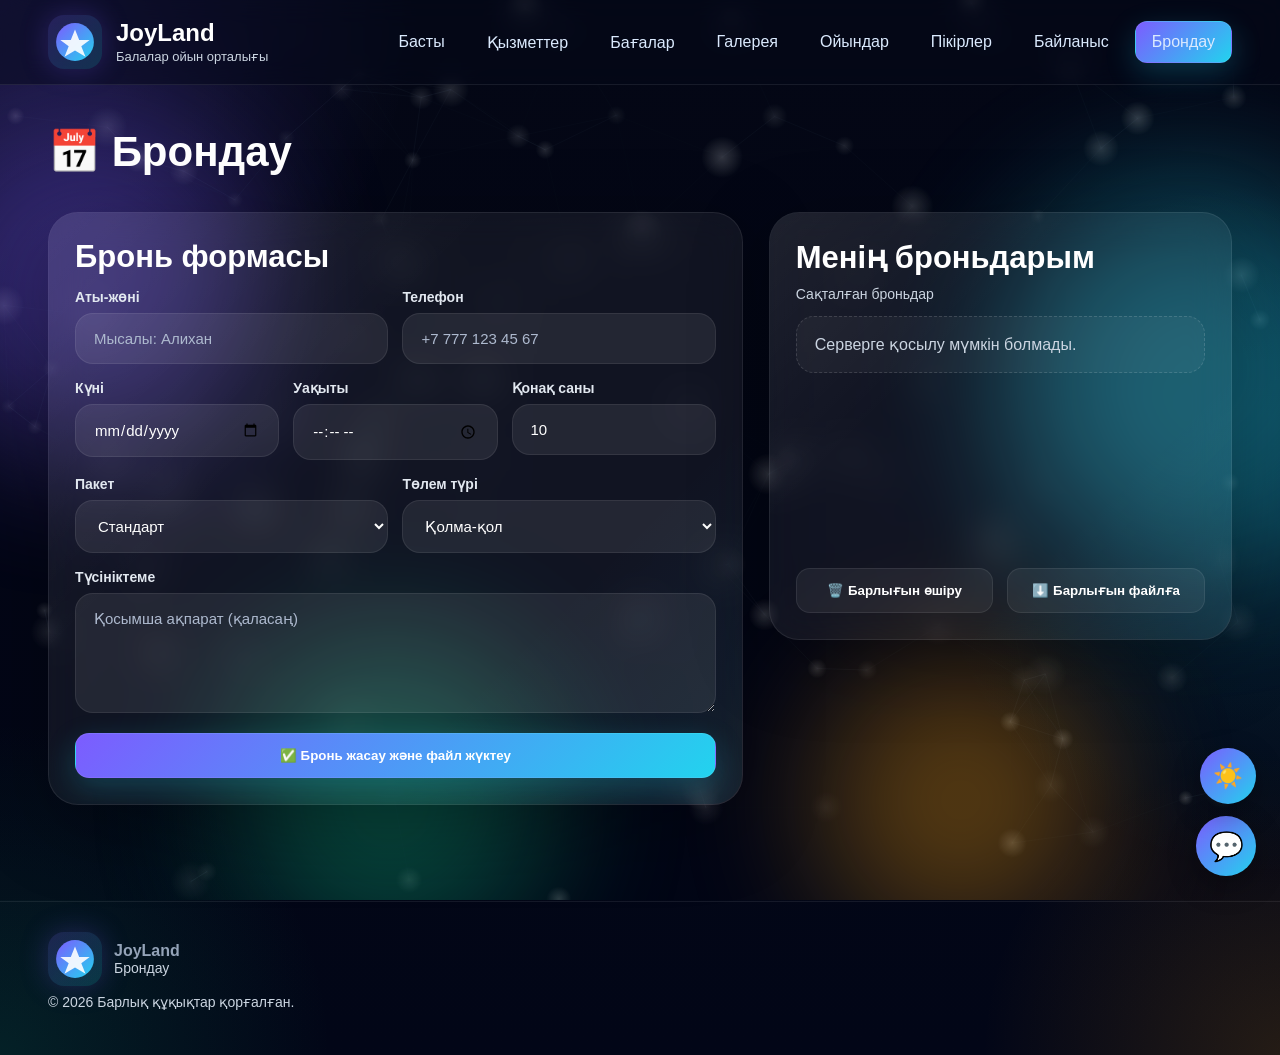
<file: ЧКВПРОЕКТ/booking.html>
<!doctype html>
<html lang="kk">
<head>
  <meta charset="utf-8" />
  <meta name="viewport" content="width=device-width, initial-scale=1" />
  <title>JoyLand — Брондау</title>

  <style>
    *{
      margin:0;
      padding:0;
      box-sizing:border-box;
      font-family:'Segoe UI', sans-serif;
    }

    html{
      scroll-behavior:smooth;
    }

    body{
      min-height:100vh;
      color:#fff;
      overflow-x:hidden;
      background:
        radial-gradient(circle at top left, rgba(124,92,255,.25), transparent 25%),
        radial-gradient(circle at right center, rgba(34,211,238,.16), transparent 25%),
        radial-gradient(circle at bottom left, rgba(16,185,129,.15), transparent 20%),
        radial-gradient(circle at bottom right, rgba(245,158,11,.14), transparent 18%),
        linear-gradient(180deg, #040816 0%, #020617 100%);
      position:relative;
    }

    .container{
      width:100%;
      max-width:1500px;
      margin:0 auto;
      padding:0 32px;
      position:relative;
      z-index:2;
    }

    #bg{
      position:fixed;
      inset:0;
      width:100%;
      height:100%;
      z-index:0;
      opacity:.55;
      pointer-events:none;
    }

    .bg-blobs{
      position:fixed;
      inset:0;
      overflow:hidden;
      z-index:0;
      pointer-events:none;
    }

    .blob{
      position:absolute;
      border-radius:50%;
      filter:blur(80px);
      opacity:.28;
      animation:floatBlob 15s ease-in-out infinite;
    }

    .b1{
      width:340px;
      height:340px;
      left:-80px;
      top:120px;
      background:#7c5cff;
    }

    .b2{
      width:380px;
      height:380px;
      right:-100px;
      top:180px;
      background:#22d3ee;
      animation-delay:2s;
    }

    .b3{
      width:320px;
      height:320px;
      left:18%;
      bottom:-60px;
      background:#10b981;
      animation-delay:4s;
    }

    .b4{
      width:280px;
      height:280px;
      right:14%;
      bottom:-40px;
      background:#f59e0b;
      animation-delay:6s;
    }

    @keyframes floatBlob{
      0%,100%{transform:translateY(0) scale(1)}
      50%{transform:translateY(-30px) scale(1.08)}
    }

    .nav{
      position:sticky;
      top:0;
      z-index:10;
      backdrop-filter:blur(14px);
      background:rgba(5,10,25,.48);
      border-bottom:1px solid rgba(255,255,255,.07);
    }

    .nav-inner{
      min-height:84px;
      display:flex;
      justify-content:space-between;
      align-items:center;
      gap:20px;
    }

    .brand{
      display:flex;
      align-items:center;
      gap:14px;
    }

    .logo{
      width:54px;
      height:54px;
      display:grid;
      place-items:center;
      border-radius:16px;
      background:linear-gradient(135deg, rgba(124,92,255,.22), rgba(34,211,238,.18));
      box-shadow:0 0 28px rgba(124,92,255,.25);
      overflow:hidden;
      flex-shrink:0;
    }

    .brand-title{
      font-size:24px;
      font-weight:800;
      line-height:1.1;
    }

    .brand-sub{
      font-size:13px;
      color:#cbd5e1;
      margin-top:2px;
    }

    .menu{
      display:flex;
      align-items:center;
      flex-wrap:wrap;
      gap:10px;
    }

    .menu a{
      text-decoration:none;
      color:#dbeafe;
      padding:11px 16px;
      border-radius:12px;
      transition:.3s ease;
      font-weight:600;
    }

    .menu a:hover{
      background:rgba(255,255,255,.08);
      transform:translateY(-2px);
      color:#fff;
    }

    .btn{
      display:inline-flex;
      align-items:center;
      justify-content:center;
      gap:8px;
      padding:14px 22px;
      border-radius:14px;
      border:1px solid rgba(255,255,255,.08);
      text-decoration:none;
      cursor:pointer;
      font-weight:700;
      transition:.35s ease;
      background:rgba(255,255,255,.06);
      color:#fff;
    }

    .btn:hover{
      transform:translateY(-3px);
      background:rgba(255,255,255,.1);
    }

    .btn-primary{
      background:linear-gradient(135deg,#7c5cff,#22d3ee);
      box-shadow:0 10px 30px rgba(34,211,238,.18);
      color:#fff;
    }

    .btn-primary:hover{
      box-shadow:0 18px 40px rgba(124,92,255,.28);
    }

    .w100{
      width:100%;
    }

    .profile{
      position:relative;
    }

    .profile-btn{
      display:flex;
      align-items:center;
      gap:10px;
      background:rgba(255,255,255,.06);
      border:1px solid rgba(255,255,255,.08);
      color:#fff;
      border-radius:14px;
      padding:10px 14px;
      cursor:pointer;
    }

    .avatar{
      width:28px;
      height:28px;
      border-radius:50%;
      background:linear-gradient(135deg,#7c5cff,#22d3ee);
      display:inline-block;
    }

    .hello{
      display:flex;
      flex-direction:column;
      line-height:1.05;
      text-align:left;
    }

    .hi{
      font-size:11px;
      color:#cbd5e1;
    }

    .chev{
      opacity:.8;
    }

    .profile-menu{
      position:absolute;
      top:calc(100% + 10px);
      right:0;
      min-width:220px;
      display:none;
      flex-direction:column;
      gap:8px;
      padding:10px;
      border-radius:16px;
      background:rgba(10,15,30,.92);
      border:1px solid rgba(255,255,255,.08);
      box-shadow:0 15px 40px rgba(0,0,0,.3);
      backdrop-filter:blur(16px);
    }

    .profile-menu.show{
      display:flex;
    }

    .profile-menu a,
    .profile-menu button{
      width:100%;
      text-align:left;
      background:rgba(255,255,255,.04);
      border:1px solid rgba(255,255,255,.06);
      border-radius:12px;
      padding:12px 14px;
      color:#fff;
      text-decoration:none;
      cursor:pointer;
      font-weight:600;
    }

    .profile-menu .danger{
      color:#fecaca;
    }

    main{
      position:relative;
      z-index:2;
    }

    #booking{
      padding:42px 0 80px;
      min-height:calc(100vh - 84px);
    }

    .section-title{
      display:flex;
      justify-content:space-between;
      align-items:flex-end;
      gap:20px;
      margin-bottom:24px;
      flex-wrap:wrap;
    }

    .section-title h2{
      font-size:44px;
      font-weight:800;
      margin-bottom:8px;
    }

    .section-title p{
      color:#cbd5e1;
      font-size:17px;
    }

    .book-grid{
      display:grid;
      grid-template-columns:1.35fr .9fr;
      gap:26px;
      align-items:start;
    }

    .book-card{
      position:relative;
      overflow:hidden;
      border-radius:30px;
      background:rgba(255,255,255,.06);
      border:1px solid rgba(255,255,255,.08);
      backdrop-filter:blur(18px);
      box-shadow:0 20px 80px rgba(0,0,0,.28);
      padding:26px;
    }

    .book-card::before{
      content:"";
      position:absolute;
      inset:0;
      background:linear-gradient(135deg, rgba(255,255,255,.06), transparent 35%, transparent 70%, rgba(34,211,238,.06));
      pointer-events:none;
    }

    .book-card > *{
      position:relative;
      z-index:1;
    }

    .book-card h3{
      font-size:31px;
      margin-bottom:10px;
      font-weight:800;
    }

    .tiny{
      color:#cbd5e1;
      font-size:14px;
    }

    form{
      margin-top:14px;
      display:flex;
      flex-direction:column;
      gap:16px;
    }

    .row2,
    .row3{
      display:grid;
      gap:14px;
    }

    .row2{
      grid-template-columns:1fr 1fr;
    }

    .row3{
      grid-template-columns:1fr 1fr 1fr;
    }

    label{
      display:block;
      margin-bottom:8px;
      font-size:14px;
      font-weight:700;
      color:#e2e8f0;
    }

    input,
    select,
    textarea{
      width:100%;
      border:none;
      outline:none;
      border-radius:18px;
      padding:16px 18px;
      background:rgba(255,255,255,.08);
      border:1px solid rgba(255,255,255,.08);
      color:#fff;
      font-size:15px;
      transition:.3s ease;
    }

    input::placeholder,
    textarea::placeholder{
      color:#aebacf;
    }

    input:focus,
    select:focus,
    textarea:focus{
      border-color:rgba(34,211,238,.45);
      box-shadow:0 0 0 4px rgba(34,211,238,.12);
      background:rgba(255,255,255,.11);
    }

    select option{
      color:#111827;
    }

    textarea{
      min-height:120px;
      resize:vertical;
    }

    .result{
      margin-top:4px;
      padding:14px 16px;
      border-radius:16px;
      background:rgba(34,197,94,.12);
      border:1px solid rgba(34,197,94,.25);
      color:#dcfce7;
      font-weight:600;
    }

    .booking-list{
      margin-top:14px;
      min-height:240px;
      display:flex;
      flex-direction:column;
      gap:12px;
    }

    .booking-item{
      padding:16px;
      border-radius:18px;
      background:rgba(255,255,255,.05);
      border:1px solid rgba(255,255,255,.08);
    }

    .booking-item b{
      display:block;
      margin-bottom:6px;
      font-size:16px;
    }

    .booking-empty{
      padding:18px;
      border-radius:18px;
      background:rgba(255,255,255,.04);
      border:1px dashed rgba(255,255,255,.14);
      color:#cbd5e1;
    }

    footer{
      padding:30px 0 45px;
      border-top:1px solid rgba(255,255,255,.06);
      color:#94a3b8;
      position:relative;
      z-index:2;
    }

    .foot{
      display:flex;
      justify-content:space-between;
      align-items:center;
      gap:16px;
      flex-wrap:wrap;
    }

    .foot-left{
      display:flex;
      flex-direction:column;
      gap:8px;
    }

    .foot-brand{
      display:flex;
      align-items:center;
      gap:12px;
    }

    .toast{
      position:fixed;
      right:20px;
      bottom:20px;
      z-index:999;
      display:none;
      min-width:260px;
      max-width:360px;
      padding:14px 16px;
      border-radius:16px;
      background:rgba(10,15,30,.94);
      border:1px solid rgba(255,255,255,.08);
      box-shadow:0 18px 40px rgba(0,0,0,.35);
      backdrop-filter:blur(16px);
      color:#fff;
      flex-direction:column;
      gap:6px;
    }

    .toast.show{
      display:flex;
    }

    @media(max-width:1100px){
      .book-grid{
        grid-template-columns:1fr;
      }
    }

    @media(max-width:760px){
      .container{
        padding:0 18px;
      }

      .nav-inner{
        flex-direction:column;
        align-items:flex-start;
        padding:14px 0;
      }

      .menu{
        width:100%;
      }

      .section-title h2{
        font-size:32px;
      }

      .book-card{
        padding:18px;
        border-radius:24px;
      }

      .row2,
      .row3{
        grid-template-columns:1fr;
      }

      .menu a{
        padding:10px 12px;
      }
    }
    /* ---- */
  :root{
    --bg-main:#040816;
    --bg-end:#020617;
    --text-main:#ffffff;
    --text-muted:#cbd5e1;
    --nav-bg:rgba(5,10,25,.48);
    --menu-text:#dbeafe;
    --menu-hover-text:#ffffff;
    --menu-hover-bg:rgba(255,255,255,.08);

    --card-bg:rgba(255,255,255,.06);
    --card-border:rgba(255,255,255,.08);
    --card-soft:rgba(255,255,255,.04);

    --input-bg:rgba(255,255,255,.08);
    --input-text:#ffffff;
    --input-border:rgba(255,255,255,.08);

    --section-muted:#94a3b8;
    --pill-text:#e2e8f0;

    --chat-bg:#0f172a;
    --chat-inner:#0b1020;
    --chat-input-bg:#111827;
    --bot-bg:#1e293b;
    --user-bg:#22d3ee;
    --user-text:#000000;

    --footer-text:#94a3b8;
  }

  body.light-mode{
    --bg-main:#f8fafc;
    --bg-end:#e2e8f0;
    --text-main:#0f172a;
    --text-muted:#475569;
    --nav-bg:rgba(255,255,255,.84);
    --menu-text:#0f172a;
    --menu-hover-text:#0f172a;
    --menu-hover-bg:rgba(15,23,42,.08);

    --card-bg:rgba(255,255,255,.88);
    --card-border:rgba(15,23,42,.08);
    --card-soft:rgba(15,23,42,.04);

    --input-bg:#ffffff;
    --input-text:#0f172a;
    --input-border:#cbd5e1;

    --section-muted:#475569;
    --pill-text:#0f172a;

    --chat-bg:#ffffff;
    --chat-inner:#f1f5f9;
    --chat-input-bg:#e2e8f0;
    --bot-bg:#e2e8f0;
    --user-bg:#22d3ee;
    --user-text:#0f172a;

    --footer-text:#475569;
  }

  *{
    margin:0;
    padding:0;
    box-sizing:border-box;
    font-family:'Segoe UI', sans-serif;
  }

  html{
    scroll-behavior:smooth;
  }

  body{
    min-height:100vh;
    color:var(--text-main);
    overflow-x:hidden;
    background:
      radial-gradient(circle at top left, rgba(124,92,255,.25), transparent 25%),
      radial-gradient(circle at right center, rgba(34,211,238,.16), transparent 25%),
      radial-gradient(circle at bottom left, rgba(16,185,129,.15), transparent 20%),
      radial-gradient(circle at bottom right, rgba(245,158,11,.14), transparent 18%),
      linear-gradient(180deg, var(--bg-main) 0%, var(--bg-end) 100%);
    transition:background .35s ease,color .35s ease;
  }

  .container{
    width:100%;
    max-width:100%;
    padding:0 48px;
    position:relative;
    z-index:2;
  }

  .bg-blobs{
    position:fixed;
    inset:0;
    overflow:hidden;
    z-index:0;
    pointer-events:none;
  }

  .blob{
    position:absolute;
    border-radius:50%;
    filter:blur(70px);
    opacity:.35;
    animation:floatBlob 14s ease-in-out infinite;
  }

  .blob1{
    width:320px;
    height:320px;
    background:#7c5cff;
    top:80px;
    left:-80px;
  }

  .blob2{
    width:360px;
    height:360px;
    background:#22d3ee;
    top:220px;
    right:-100px;
    animation-delay:2s;
  }

  .blob3{
    width:300px;
    height:300px;
    background:#14b8a6;
    bottom:40px;
    left:20%;
    animation-delay:4s;
  }

  .blob4{
    width:260px;
    height:260px;
    background:#f59e0b;
    bottom:-40px;
    right:18%;
    animation-delay:6s;
  }

  @keyframes floatBlob{
    0%,100%{ transform:translateY(0) scale(1); }
    50%{ transform:translateY(-30px) scale(1.08); }
  }

  .particles{
    position:fixed;
    inset:0;
    z-index:1;
    pointer-events:none;
    overflow:hidden;
  }

  .particle{
    position:absolute;
    border-radius:50%;
    background:rgba(255,255,255,.22);
    box-shadow:0 0 18px rgba(255,255,255,.18);
    animation:rise linear infinite;
  }

  .particle:nth-child(1){ width:8px;height:8px;left:8%;animation-duration:16s;animation-delay:0s;top:100%; }
  .particle:nth-child(2){ width:14px;height:14px;left:16%;animation-duration:20s;animation-delay:3s;top:100%; }
  .particle:nth-child(3){ width:10px;height:10px;left:25%;animation-duration:18s;animation-delay:1s;top:100%; }
  .particle:nth-child(4){ width:18px;height:18px;left:34%;animation-duration:22s;animation-delay:6s;top:100%; }
  .particle:nth-child(5){ width:12px;height:12px;left:48%;animation-duration:19s;animation-delay:2s;top:100%; }
  .particle:nth-child(6){ width:16px;height:16px;left:58%;animation-duration:24s;animation-delay:4s;top:100%; }
  .particle:nth-child(7){ width:9px;height:9px;left:67%;animation-duration:17s;animation-delay:7s;top:100%; }
  .particle:nth-child(8){ width:15px;height:15px;left:78%;animation-duration:23s;animation-delay:5s;top:100%; }
  .particle:nth-child(9){ width:11px;height:11px;left:87%;animation-duration:21s;animation-delay:1s;top:100%; }
  .particle:nth-child(10){ width:20px;height:20px;left:94%;animation-duration:26s;animation-delay:8s;top:100%; }

  @keyframes rise{
    0%{
      transform:translateY(0) scale(.8);
      opacity:0;
    }
    15%{
      opacity:.8;
    }
    100%{
      transform:translateY(-110vh) scale(1.15);
      opacity:0;
    }
  }

  .nav{
    position:sticky;
    top:0;
    z-index:10;
    backdrop-filter:blur(14px);
    background:var(--nav-bg);
    border-bottom:1px solid var(--card-border);
    transition:background .35s ease,border-color .35s ease;
  }

  .nav-inner{
    min-height:84px;
    display:flex;
    align-items:center;
    justify-content:space-between;
    gap:20px;
  }

  .brand{
    display:flex;
    align-items:center;
    gap:14px;
    animation:fadeUp .8s ease both;
  }

  .brand-logo{
    width:52px;
    height:52px;
    border-radius:16px;
    display:grid;
    place-items:center;
    background:linear-gradient(135deg,#7c5cff,#22d3ee);
    box-shadow:0 0 25px rgba(124,92,255,.45);
    font-size:24px;
  }

  .brand h2{
    font-size:22px;
    line-height:1;
    margin-bottom:3px;
    color:var(--text-main);
  }

  .brand p{
    font-size:13px;
    color:var(--text-muted);
  }

  .menu{
    display:flex;
    align-items:center;
    flex-wrap:wrap;
    gap:10px;
  }

  .menu a{
    color:var(--menu-text);
    text-decoration:none;
    padding:11px 16px;
    border-radius:12px;
    transition:.3s ease;
    font-weight:500;
  }

  .menu a:hover{
    background:var(--menu-hover-bg);
    color:var(--menu-hover-text);
    transform:translateY(-2px);
  }

  .btn{
    display:inline-flex;
    align-items:center;
    justify-content:center;
    gap:8px;
    padding:14px 22px;
    border-radius:14px;
    text-decoration:none;
    font-weight:700;
    transition:.35s ease;
    border:1px solid var(--card-border);
  }

  .btn-primary{
    background:linear-gradient(135deg,#7c5cff,#22d3ee);
    color:#fff;
    box-shadow:0 10px 30px rgba(34,211,238,.22);
  }

  .btn-primary:hover{
    transform:translateY(-3px) scale(1.02);
    box-shadow:0 16px 40px rgba(124,92,255,.35);
  }

  .btn-secondary{
    background:var(--card-bg);
    color:var(--text-main);
    backdrop-filter:blur(12px);
  }

  .btn-secondary:hover{
    transform:translateY(-3px);
    background:var(--card-soft);
  }

  .hero{
    min-height:92vh;
    display:flex;
    align-items:center;
    padding:40px 0 70px;
  }

  .hero-grid{
    display:grid;
    grid-template-columns:1.35fr .95fr;
    gap:30px;
    width:100%;
  }

  .card{
    position:relative;
    overflow:hidden;
    background:var(--card-bg);
    border:1px solid var(--card-border);
    backdrop-filter:blur(18px);
    border-radius:28px;
    box-shadow:0 12px 60px rgba(0,0,0,.25);
    transition:.35s ease, background .35s ease, border-color .35s ease;
  }

  .card::before{
    content:"";
    position:absolute;
    inset:0;
    background:linear-gradient(135deg, rgba(255,255,255,.07), transparent 35%, transparent 65%, rgba(34,211,238,.07));
    pointer-events:none;
  }

  .card:hover{
    transform:translateY(-6px);
    box-shadow:0 18px 70px rgba(0,0,0,.34);
  }

  .hero-main{
    padding:56px;
    animation:fadeUp 1s ease .15s both;
  }

  .hero-main h1{
    font-size:64px;
    line-height:1.05;
    margin-bottom:22px;
    max-width:900px;
    color:var(--text-main);
  }

  .hero-main p{
    font-size:20px;
    color:var(--text-muted);
    max-width:850px;
    line-height:1.7;
    margin-bottom:28px;
  }

  .hero-actions{
    display:flex;
    flex-wrap:wrap;
    gap:14px;
    margin-bottom:28px;
  }

  .pill-row{
    display:flex;
    flex-wrap:wrap;
    gap:12px;
  }

  .pill{
    padding:12px 16px;
    border-radius:999px;
    background:var(--card-bg);
    border:1px solid var(--card-border);
    color:var(--pill-text);
    font-size:14px;
    animation:pulseGlow 3s ease-in-out infinite;
  }

  .hero-side{
    padding:34px;
    animation:fadeUp 1s ease .35s both;
  }

  .hero-side h3{
    font-size:28px;
    margin-bottom:20px;
    color:var(--text-main);
  }

  .offer{
    display:flex;
    justify-content:space-between;
    align-items:center;
    gap:14px;
    padding:18px;
    border-radius:18px;
    margin-bottom:14px;
    background:var(--card-soft);
    border:1px solid var(--card-border);
    transition:.3s ease;
  }

  .offer:hover{
    transform:translateX(6px);
    background:var(--card-bg);
  }

  .offer strong{
    display:block;
    margin-bottom:6px;
    font-size:17px;
    color:var(--text-main);
  }

  .offer span{
    color:var(--text-muted);
    font-size:14px;
  }

  .badge{
    min-width:76px;
    text-align:center;
    padding:10px 12px;
    border-radius:999px;
    background:linear-gradient(135deg, rgba(124,92,255,.35), rgba(34,211,238,.25));
    border:1px solid var(--card-border);
    font-weight:700;
    color:var(--text-main);
  }

  .side-actions{
    display:flex;
    gap:12px;
    flex-wrap:wrap;
    margin-top:18px;
  }

  section.content{
    padding:20px 0 90px;
  }

  .section-title{
    margin-bottom:28px;
    animation:fadeUp .8s ease both;
  }

  .section-title h2{
    font-size:42px;
    margin-bottom:8px;
    color:var(--text-main);
  }

  .section-title p{
    color:var(--section-muted);
    font-size:18px;
  }

  .grid-3{
    display:grid;
    grid-template-columns:repeat(3, 1fr);
    gap:24px;
  }

  .feature{
    padding:30px;
    border-radius:24px;
    background:var(--card-soft);
    border:1px solid var(--card-border);
    backdrop-filter:blur(14px);
    transition:.35s ease;
    animation:fadeUp .9s ease both;
  }

  .feature:nth-child(2){ animation-delay:.15s; }
  .feature:nth-child(3){ animation-delay:.3s; }

  .feature:hover{
    transform:translateY(-8px) scale(1.01);
    box-shadow:0 16px 40px rgba(0,0,0,.25);
  }

  .icon{
    width:62px;
    height:62px;
    border-radius:18px;
    display:grid;
    place-items:center;
    margin-bottom:16px;
    font-size:28px;
    background:linear-gradient(135deg, rgba(124,92,255,.35), rgba(34,211,238,.22));
    box-shadow:0 0 24px rgba(124,92,255,.2);
    animation:pulseGlow 3s ease-in-out infinite;
  }

  .feature h4{
    font-size:24px;
    margin-bottom:10px;
    color:var(--text-main);
  }

  .feature p{
    color:var(--text-muted);
    line-height:1.7;
    font-size:16px;
  }

  footer{
    padding:30px 0 45px;
    border-top:1px solid var(--card-border);
    color:var(--footer-text);
    position:relative;
    z-index:2;
  }

  .foot{
    display:flex;
    justify-content:space-between;
    align-items:center;
    gap:16px;
    flex-wrap:wrap;
  }

  @keyframes fadeUp{
    from{
      opacity:0;
      transform:translateY(28px);
    }
    to{
      opacity:1;
      transform:translateY(0);
    }
  }

  @keyframes pulseGlow{
    0%,100%{
      box-shadow:0 0 0 rgba(34,211,238,0);
    }
    50%{
      box-shadow:0 0 22px rgba(34,211,238,.2);
    }
  }

  .chatbot-toggle{
    position:fixed;
    right:24px;
    bottom:24px;
    width:60px;
    height:60px;
    border-radius:50%;
    display:flex;
    align-items:center;
    justify-content:center;
    font-size:28px;
    cursor:pointer;
    z-index:9999;
    background:linear-gradient(135deg,#7c5cff,#22d3ee);
    color:#fff;
    box-shadow:0 10px 30px rgba(0,0,0,.3);
  }

  .chatbot-box{
    position:fixed;
    right:24px;
    bottom:96px;
    width:340px;
    max-height:500px;
    background:var(--chat-bg);
    border:1px solid var(--card-border);
    border-radius:18px;
    overflow:hidden;
    display:none;
    flex-direction:column;
    z-index:9999;
    box-shadow:0 20px 50px rgba(0,0,0,.4);
  }

  .chatbot-box.show{
    display:flex;
  }

  .chatbot-header{
    display:flex;
    justify-content:space-between;
    align-items:center;
    padding:14px 16px;
    background:linear-gradient(135deg,#7c5cff,#22d3ee);
    color:#fff;
    font-weight:700;
  }

  .chatbot-header button{
    background:none;
    border:none;
    color:#fff;
    font-size:16px;
    cursor:pointer;
  }

  .chatbot-messages{
    padding:14px;
    overflow-y:auto;
    flex:1;
    display:flex;
    flex-direction:column;
    gap:10px;
    background:var(--chat-inner);
  }

  .bot-msg,
  .user-msg{
    padding:10px 12px;
    border-radius:12px;
    max-width:85%;
    line-height:1.4;
  }

  .bot-msg{
    background:var(--bot-bg);
    color:var(--text-main);
    align-self:flex-start;
  }

  .user-msg{
    background:var(--user-bg);
    color:var(--user-text);
    align-self:flex-end;
  }

  .chatbot-input-row{
    display:flex;
    gap:8px;
    padding:12px;
    background:var(--chat-input-bg);
  }

  .chatbot-input-row input{
    flex:1;
    padding:10px 12px;
    border-radius:10px;
    border:1px solid var(--input-border);
    background:var(--input-bg);
    color:var(--input-text);
  }

  .chatbot-input-row button{
    padding:10px 14px;
    border:none;
    border-radius:10px;
    background:linear-gradient(135deg,#7c5cff,#22d3ee);
    color:#fff;
    cursor:pointer;
  }

  .theme-toggle-floating{
    position:fixed;
    right:24px;
    bottom:96px;
    width:56px;
    height:56px;
    border-radius:50%;
    display:flex;
    align-items:center;
    justify-content:center;
    cursor:pointer;
    z-index:9999;
    background:linear-gradient(135deg,#7c5cff,#22d3ee);
    color:#fff;
    font-size:24px;
    box-shadow:0 10px 30px rgba(0,0,0,.3);
    transition:.3s ease;
  }

  .theme-toggle-floating:hover{
    transform:translateY(-3px) scale(1.05);
  }

  @media(max-width:1100px){
    .hero-main h1{
      font-size:50px;
    }

    .hero-grid{
      grid-template-columns:1fr;
    }
  }

  @media(max-width:760px){
    .container{
      padding:0 20px;
    }

    .nav-inner{
      align-items:flex-start;
      padding:14px 0;
      flex-direction:column;
    }

    .menu{
      width:100%;
    }

    .hero-main{
      padding:32px 24px;
    }

    .hero-side{
      padding:24px 20px;
    }

    .hero-main h1{
      font-size:36px;
    }

    .hero-main p{
      font-size:16px;
    }

    .grid-3{
      grid-template-columns:1fr;
    }

    .section-title h2{
      font-size:32px;
    }
  }
  </style>
</head>
<body>

  <canvas id="bg"></canvas>

  <div class="bg-blobs" aria-hidden="true">
    <span class="blob b1"></span>
    <span class="blob b2"></span>
    <span class="blob b3"></span>
    <span class="blob b4"></span>
  </div>

  <div class="nav">
    <div class="container nav-inner">
      <div class="brand">
        <div class="logo">
          <svg width="42" height="42" viewBox="0 0 100 100">
            <defs>
              <linearGradient id="grad1" x1="0" y1="0" x2="1" y2="1">
                <stop offset="0%" stop-color="#7c5cff"/>
                <stop offset="100%" stop-color="#22d3ee"/>
              </linearGradient>
            </defs>
            <circle cx="50" cy="50" r="45" fill="url(#grad1)" />
            <polygon points="50,20 60,45 85,45 65,60 75,85 50,70 25,85 35,60 15,45 40,45"
                     fill="white" opacity="0.9"/>
          </svg>
        </div>
        <div>
          <div class="brand-title">JoyLand</div>
          <div class="brand-sub">Балалар ойын орталығы</div>
        </div>
      </div>

      <div class="menu">
        <a href="index.html">Басты</a>
        <a href="services.html">Қызметтер</a>
        <a href="prices.html">Бағалар</a>
        <a href="gallery.html">Галерея</a>
        <a href="games.html">Ойындар</a>
        <a href="reviews.html">Пікірлер</a>
        <a href="contacts.html">Байланыс</a>
        <a class="btn btn-primary" href="booking.html">Брондау</a>

        <div class="profile" id="profileWrap" style="display:none;">
          <button class="profile-btn" id="profileBtn" type="button">
            <span class="avatar" aria-hidden="true"></span>
            <span class="hello">
              <span class="hi">Сәлем,</span>
              <b id="profileName">Пайдаланушы</b>
            </span>
            <span class="chev" aria-hidden="true">▾</span>
          </button>
          <div class="profile-menu" id="profileMenu">
            <a href="booking.html">📅 Брондау</a>
            <a href="contacts.html">📍 Байланыс</a>
            <button type="button" class="danger" id="logoutBtn">Шығу</button>
          </div>
        </div>
      </div>
    </div>
  </div>

  <main>
    <section id="booking">
      <div class="container">

        <div class="section-title">
          <div>
            <h2>📅 Брондау</h2>
          </div>
        </div>

        <div class="book-grid">
          <div class="book-card">
            <h3>Бронь формасы</h3>

            <form id="bookingForm">
              <div class="row2">
                <div>
                  <label>Аты-жөні</label>
                  <input id="bName" placeholder="Мысалы: Алихан" required />
                </div>
                <div>
                  <label>Телефон</label>
                  <input id="bPhone" placeholder="+7 777 123 45 67" required />
                </div>
              </div>

              <div class="row3">
                <div>
                  <label>Күні</label>
                  <input id="bDate" type="date" required />
                </div>
                <div>
                  <label>Уақыты</label>
                  <input id="bTime" type="time" required />
                </div>
                <div>
                  <label>Қонақ саны</label>
                  <input id="bGuests" type="number" min="1" max="50" value="10" />
                </div>
              </div>

              <div class="row2">
                <div>
                  <label>Пакет</label>
                  <select id="bPackage">
                    <option value="Стандарт">Стандарт</option>
                    <option value="Премиум">Премиум</option>
                    <option value="Туған күн (VIP)">Туған күн (VIP)</option>
                  </select>
                </div>
                <div>
                  <label>Төлем түрі</label>
                  <select id="bPay">
                    <option value="Қолма-қол">Қолма-қол</option>
                    <option value="Картамен">Картамен</option>
                    <option value="Kaspi QR">Kaspi QR</option>
                  </select>
                </div>
              </div>

              <div>
                <label>Түсініктеме</label>
                <textarea id="bNote" rows="3" placeholder="Қосымша ақпарат (қаласаң)"></textarea>
              </div>

              <button class="btn btn-primary w100" id="bookingSubmit" type="submit">
                ✅ Бронь жасау және файл жүктеу
              </button>

              <div class="result" id="bookingResult" style="display:none;"></div>

              <button class="btn w100" id="downloadBooking" type="button" style="display:none;">
                📄 Бронь файлын қайта скачать ету
              </button>
            </form>
          </div>

          <div class="book-card">
            <h3>Менің броньдарым</h3>
            <p class="tiny">Сақталған броньдар</p>

            <div id="bookingList" class="booking-list">
              <div class="booking-empty">Әзірге бронь жоқ.</div>
            </div>

            <div class="row2" style="margin-top:12px;">
              <button class="btn" id="clearBookings" type="button">🗑️ Барлығын өшіру</button>
              <button class="btn" id="downloadAll" type="button">⬇️ Барлығын файлға</button>
            </div>
          </div>
        </div>

      </div>
    </section>
  </main>

  <footer>
    <div class="container foot">
      <div class="foot-left">
        <div class="foot-brand">
          <div class="logo">
            <svg width="42" height="42" viewBox="0 0 100 100">
              <defs>
                <linearGradient id="grad2" x1="0" y1="0" x2="1" y2="1">
                  <stop offset="0%" stop-color="#7c5cff"/>
                  <stop offset="100%" stop-color="#22d3ee"/>
                </linearGradient>
              </defs>
              <circle cx="50" cy="50" r="45" fill="url(#grad2)" />
              <polygon points="50,20 60,45 85,45 65,60 75,85 50,70 25,85 35,60 15,45 40,45"
                       fill="white" opacity="0.9"/>
            </svg>
          </div>
          <div><b>JoyLand</b><div class="tiny">Брондау</div></div>
        </div>
        <div class="tiny">© <span id="y"></span> Барлық құқықтар қорғалған.</div>
      </div>
    </div>
  </footer>

  <div class="toast" id="toast">
    <b id="toastTitle"></b>
    <span id="toastText"></span>
  </div>

  <script>
  const API = "http://127.0.0.1:5000/api";

  // ===== canvas background =====
  const canvas = document.getElementById("bg");
  const ctx = canvas.getContext("2d");

  function resizeCanvas() {
    canvas.width = window.innerWidth;
    canvas.height = window.innerHeight;
  }

  resizeCanvas();
  window.addEventListener("resize", resizeCanvas);

  const points = Array.from({ length: 70 }, () => ({
    x: Math.random() * window.innerWidth,
    y: Math.random() * window.innerHeight,
    vx: (Math.random() - 0.5) * 0.45,
    vy: (Math.random() - 0.5) * 0.45,
    r: Math.random() * 2.2 + 1
  }));

  function animate() {
    ctx.clearRect(0, 0, canvas.width, canvas.height);

    for (let i = 0; i < points.length; i++) {
      const p = points[i];
      p.x += p.vx;
      p.y += p.vy;

      if (p.x < 0 || p.x > canvas.width) p.vx *= -1;
      if (p.y < 0 || p.y > canvas.height) p.vy *= -1;

      ctx.beginPath();
      ctx.arc(p.x, p.y, p.r, 0, Math.PI * 2);
      ctx.fillStyle = "rgba(255,255,255,0.35)";
      ctx.fill();

      for (let j = i + 1; j < points.length; j++) {
        const q = points[j];
        const dx = p.x - q.x;
        const dy = p.y - q.y;
        const dist = Math.sqrt(dx * dx + dy * dy);

        if (dist < 120) {
          ctx.beginPath();
          ctx.moveTo(p.x, p.y);
          ctx.lineTo(q.x, q.y);
          ctx.strokeStyle = "rgba(255,255,255," + (0.08 - dist / 1800) + ")";
          ctx.lineWidth = 1;
          ctx.stroke();
        }
      }
    }

    requestAnimationFrame(animate);
  }

  animate();

  // ===== helpers =====
  const $ = (id) => document.getElementById(id);

  function showToast(title, text) {
    const toast = $("toast");
    const toastTitle = $("toastTitle");
    const toastText = $("toastText");

    if (!toast || !toastTitle || !toastText) return;

    toastTitle.textContent = title;
    toastText.textContent = text;
    toast.classList.add("show");

    setTimeout(() => {
      toast.classList.remove("show");
    }, 2600);
  }

  function showResult(text, ok = true) {
    const box = $("bookingResult");
    if (!box) return;

    box.style.display = "block";
    box.textContent = text;

    if (ok) {
      box.style.background = "rgba(34,197,94,.12)";
      box.style.border = "1px solid rgba(34,197,94,.25)";
      box.style.color = "#dcfce7";
    } else {
      box.style.background = "rgba(239,68,68,.12)";
      box.style.border = "1px solid rgba(239,68,68,.25)";
      box.style.color = "#fecaca";
    }
  }

  function escapeHtml(text) {
    return String(text)
      .replaceAll("&", "&amp;")
      .replaceAll("<", "&lt;")
      .replaceAll(">", "&gt;")
      .replaceAll('"', "&quot;")
      .replaceAll("'", "&#039;");
  }

  // ===== profile / auth state =====
  async function loadCurrentUser() {
    const profileWrap = $("profileWrap");
    const profileName = $("profileName");
    const logoutBtn = $("logoutBtn");

    try {
      const res = await fetch(`${API}/me`, {
        method: "GET",
        credentials: "include"
      });

      const data = await res.json().catch(() => ({}));

      if (res.ok && data.ok) {
        if (profileWrap) profileWrap.style.display = "block";
        if (profileName) profileName.textContent = data.user.username || "Пайдаланушы";
      } else {
        if (profileWrap) profileWrap.style.display = "none";
      }
    } catch (err) {
      if (profileWrap) profileWrap.style.display = "none";
    }

    if (logoutBtn) {
      logoutBtn.addEventListener("click", async () => {
        try {
          await fetch(`${API}/logout`, {
            method: "POST",
            credentials: "include"
          });
        } catch (err) {
          console.error(err);
        }
        window.location.href = "index1.html";
      });
    }
  }

  const profileBtn = $("profileBtn");
  const profileMenu = $("profileMenu");

  if (profileBtn && profileMenu) {
    profileBtn.addEventListener("click", () => {
      profileMenu.classList.toggle("show");
    });

    document.addEventListener("click", (e) => {
      if (!e.target.closest("#profileWrap")) {
        profileMenu.classList.remove("show");
      }
    });
  }

  // ===== year =====
  const y = $("y");
  if (y) y.textContent = new Date().getFullYear();

  // ===== theme =====
  const themeToggle = $("themeToggle");
  const savedTheme = localStorage.getItem("joyland-theme");

  if (savedTheme === "light") {
    document.body.classList.add("light-mode");
    if (themeToggle) themeToggle.textContent = "🌙";
  } else {
    if (themeToggle) themeToggle.textContent = "☀️";
  }

  if (themeToggle) {
    themeToggle.addEventListener("click", () => {
      document.body.classList.toggle("light-mode");

      if (document.body.classList.contains("light-mode")) {
        localStorage.setItem("joyland-theme", "light");
        themeToggle.textContent = "🌙";
      } else {
        localStorage.setItem("joyland-theme", "dark");
        themeToggle.textContent = "☀️";
      }
    });
  }

  // ===== chatbot =====
  const chatbotToggle = $("chatbotToggle");
  const chatbotBox = $("chatbotBox");
  const chatbotClose = $("chatbotClose");
  const chatbotInput = $("chatbotInput");
  const chatbotSend = $("chatbotSend");
  const chatbotMessages = $("chatbotMessages");

  function addChatMessage(text, type) {
    if (!chatbotMessages) return;
    const div = document.createElement("div");
    div.className = type === "user" ? "user-msg" : "bot-msg";
    div.textContent = text;
    chatbotMessages.appendChild(div);
    chatbotMessages.scrollTop = chatbotMessages.scrollHeight;
  }

  async function sendChatMessage() {
    const text = chatbotInput?.value.trim();
    if (!text) return;

    addChatMessage(text, "user");
    chatbotInput.value = "";

    try {
      const res = await fetch(`${API}/chatbot`, {
        method: "POST",
        headers: { "Content-Type": "application/json" },
        body: JSON.stringify({ message: text, username: "guest" })
      });

      const data = await res.json().catch(() => ({}));

      if (!res.ok || !data.ok) {
        addChatMessage("Қате пайда болды.", "bot");
        return;
      }

      addChatMessage(data.answer, "bot");
    } catch (err) {
      console.error(err);
      addChatMessage("Серверге қосылу мүмкін болмады.", "bot");
    }
  }

  if (chatbotToggle && chatbotBox) {
    chatbotToggle.addEventListener("click", () => {
      chatbotBox.classList.toggle("show");
    });
  }

  if (chatbotClose && chatbotBox) {
    chatbotClose.addEventListener("click", () => {
      chatbotBox.classList.remove("show");
    });
  }

  if (chatbotSend) {
    chatbotSend.addEventListener("click", sendChatMessage);
  }

  if (chatbotInput) {
    chatbotInput.addEventListener("keydown", (e) => {
      if (e.key === "Enter") {
        sendChatMessage();
      }
    });
  }

  // ===== booking list render =====
  function bookingToText(booking) {
    return [
      `Аты-жөні: ${booking.full_name}`,
      `Телефон: ${booking.phone}`,
      `Күні: ${booking.booking_date}`,
      `Уақыты: ${booking.booking_time}`,
      `Қонақ саны: ${booking.guests}`,
      `Пакет: ${booking.package_name}`,
      `Төлем түрі: ${booking.payment_type}`,
      `Ескерту: ${booking.note || "-"}`
    ].join("\n");
  }

  function renderBookings(bookings) {
    const bookingList = $("bookingList");
    if (!bookingList) return;

    if (!bookings || bookings.length === 0) {
      bookingList.innerHTML = `<div class="booking-empty">Әзірге бронь жоқ.</div>`;
      return;
    }

    bookingList.innerHTML = bookings.map((b) => `
      <div class="booking-item">
        <b>${escapeHtml(b.full_name)}</b>
        <div class="tiny">📞 ${escapeHtml(b.phone)}</div>
        <div class="tiny">📅 ${escapeHtml(b.booking_date)} | ⏰ ${escapeHtml(b.booking_time)}</div>
        <div class="tiny">👥 ${escapeHtml(String(b.guests))} қонақ</div>
        <div class="tiny">🎁 ${escapeHtml(b.package_name)}</div>
        <div class="tiny">💳 ${escapeHtml(b.payment_type)}</div>
        <div class="tiny">📝 ${escapeHtml(b.note || "-")}</div>
      </div>
    `).join("");
  }

  async function loadBookings() {
    const bookingList = $("bookingList");
    if (!bookingList) return;

    try {
      const res = await fetch(`${API}/bookings`, {
        method: "GET",
        credentials: "include"
      });

      const data = await res.json().catch(() => ({}));

      if (!res.ok || !data.ok) {
        bookingList.innerHTML = `<div class="booking-empty">Броньдарды жүктеу мүмкін болмады.</div>`;
        return;
      }

      renderBookings(data.bookings || []);
    } catch (err) {
      console.error(err);
      bookingList.innerHTML = `<div class="booking-empty">Серверге қосылу мүмкін болмады.</div>`;
    }
  }

  // ===== booking submit =====
  const bookingForm = $("bookingForm");
  const downloadBookingBtn = $("downloadBooking");
  let lastBookingText = "";

  if (bookingForm) {
    bookingForm.addEventListener("submit", async (e) => {
      e.preventDefault();

      const payload = {
        full_name: $("bName")?.value.trim(),
        phone: $("bPhone")?.value.trim(),
        booking_date: $("bDate")?.value,
        booking_time: $("bTime")?.value,
        guests: parseInt($("bGuests")?.value || "1", 10),
        package: $("bPackage")?.value,
        payment: $("bPay")?.value,
        note: $("bNote")?.value.trim()
      };

      if (!payload.full_name || !payload.phone || !payload.booking_date || !payload.booking_time) {
        showResult("Барлық міндетті өрістерді толтырыңыз", false);
        return;
      }

      try {
        const res = await fetch(`${API}/booking`, {
          method: "POST",
          headers: {
            "Content-Type": "application/json"
          },
          credentials: "include",
          body: JSON.stringify(payload)
        });

        const result = await res.json().catch(() => ({}));

        if (!res.ok || !result.ok) {
          showResult(result.message || "Бронь сақталмады", false);
          showToast("Қате", result.message || "Бронь сақталмады");
          return;
        }

        lastBookingText = [
          "JoyLand бронь ақпараты",
          "----------------------",
          `Аты-жөні: ${payload.full_name}`,
          `Телефон: ${payload.phone}`,
          `Күні: ${payload.booking_date}`,
          `Уақыты: ${payload.booking_time}`,
          `Қонақ саны: ${payload.guests}`,
          `Пакет: ${payload.package}`,
          `Төлем түрі: ${payload.payment}`,
          `Түсініктеме: ${payload.note || "-"}`
        ].join("\n");

        showResult(result.message || "Бронь сақталды", true);
        showToast("Сәтті", result.message || "Бронь сақталды");

        if (downloadBookingBtn) {
          downloadBookingBtn.style.display = "inline-flex";
        }

        bookingForm.reset();
        $("bGuests").value = 10;
        await loadBookings();

      } catch (err) {
        console.error(err);
        showResult("Серверге қосылу мүмкін болмады", false);
      }
    });
  }

  // ===== single download =====
  if (downloadBookingBtn) {
    downloadBookingBtn.addEventListener("click", () => {
      if (!lastBookingText) return;

      const blob = new Blob([lastBookingText], { type: "text/plain;charset=utf-8" });
      const url = URL.createObjectURL(blob);

      const a = document.createElement("a");
      a.href = url;
      a.download = "joyland_booking.txt";
      a.click();

      URL.revokeObjectURL(url);
    });
  }

  // ===== download all =====
  const downloadAllBtn = $("downloadAll");
  if (downloadAllBtn) {
    downloadAllBtn.addEventListener("click", async () => {
      try {
        const res = await fetch(`${API}/bookings`, {
          method: "GET",
          credentials: "include"
        });

        const data = await res.json().catch(() => ({}));

        if (!res.ok || !data.ok || !data.bookings || data.bookings.length === 0) {
          showToast("Ақпарат", "Жүктейтін бронь жоқ");
          return;
        }

        const text = data.bookings.map((b, i) =>
          `Бронь #${i + 1}\n${bookingToText(b)}`
        ).join("\n\n----------------------\n\n");

        const blob = new Blob([text], { type: "text/plain;charset=utf-8" });
        const url = URL.createObjectURL(blob);

        const a = document.createElement("a");
        a.href = url;
        a.download = "joyland_all_bookings.txt";
        a.click();

        URL.revokeObjectURL(url);
      } catch (err) {
        console.error(err);
        showToast("Қате", "Барлық броньды жүктеу мүмкін болмады");
      }
    });
  }

  // ===== clear button (ui only if no delete api) =====
  const clearBookingsBtn = $("clearBookings");
  if (clearBookingsBtn) {
    clearBookingsBtn.addEventListener("click", () => {
      showToast("Ескерту", "Өшіру API серверде әлі қосылмаған");
    });
  }

  // ===== init =====
  loadCurrentUser();
  loadBookings();
</script>
  <div class="chatbot-toggle" id="chatbotToggle">💬</div>
  <div class="theme-toggle-floating" id="themeToggle">☀️</div>

<div class="chatbot-box" id="chatbotBox">
  <div class="chatbot-header">
    <span>JoyLand Bot</span>
    <button id="chatbotClose" type="button">✖</button>
  </div>

  <div class="chatbot-messages" id="chatbotMessages">
    <div class="bot-msg">Сәлем! Мен JoyLand көмекшісімін 👋</div>
  </div>

  <div class="chatbot-input-row">
    <input type="text" id="chatbotInput" placeholder="Сұрағыңызды жазыңыз..." />
    <button id="chatbotSend" type="button">Жіберу</button>
  </div>
</div>

<script src="chatbot.js"></script>
<script src="darklight.js"></script>

  <script src="script.js"></script>

</body>
</html>
</file>
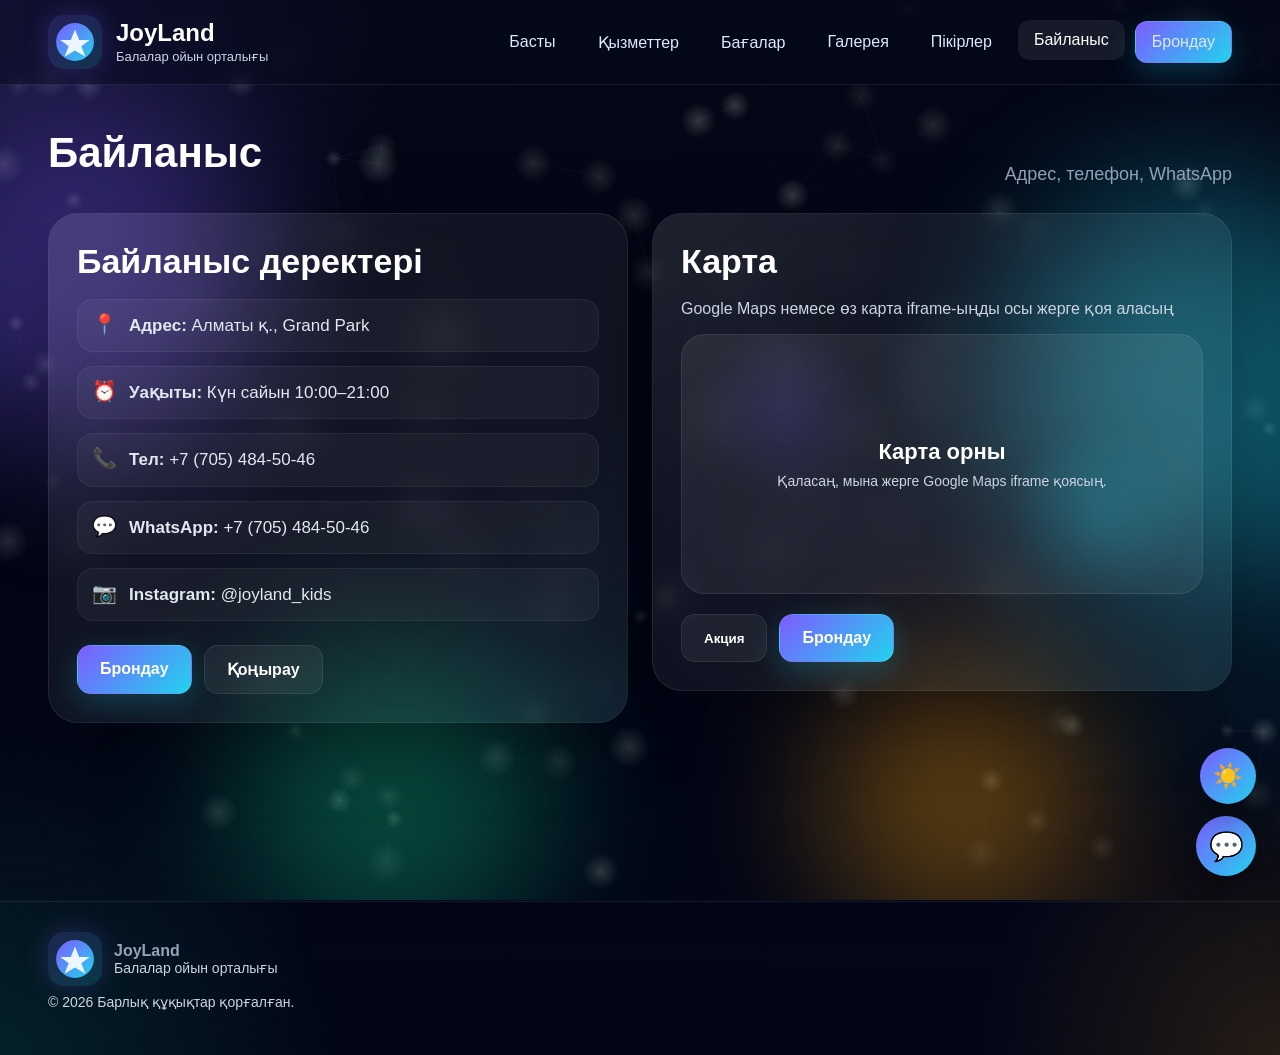
<file: ЧКВПРОЕКТ/contacts.html>
<!doctype html>
<html lang="kk">
<head>
  <meta charset="utf-8" />
  <meta name="viewport" content="width=device-width, initial-scale=1" />
  <title>JoyLand — Байланыс</title>

  <style>
    *{
      margin:0;
      padding:0;
      box-sizing:border-box;
      font-family:'Segoe UI', sans-serif;
    }

    body{
      min-height:100vh;
      color:#fff;
      overflow-x:hidden;
      background:
        radial-gradient(circle at top left, rgba(124,92,255,.25), transparent 25%),
        radial-gradient(circle at right center, rgba(34,211,238,.16), transparent 25%),
        radial-gradient(circle at bottom left, rgba(16,185,129,.15), transparent 20%),
        radial-gradient(circle at bottom right, rgba(245,158,11,.14), transparent 18%),
        linear-gradient(180deg, #040816 0%, #020617 100%);
      position:relative;
    }

    .container{
      width:100%;
      max-width:1500px;
      margin:0 auto;
      padding:0 32px;
      position:relative;
      z-index:2;
    }

    #bg{
      position:fixed;
      inset:0;
      width:100%;
      height:100%;
      z-index:0;
      opacity:.55;
      pointer-events:none;
    }

    .bg-blobs{
      position:fixed;
      inset:0;
      overflow:hidden;
      z-index:0;
      pointer-events:none;
    }

    .blob{
      position:absolute;
      border-radius:50%;
      filter:blur(80px);
      opacity:.28;
      animation:floatBlob 15s ease-in-out infinite;
    }

    .b1{
      width:340px;
      height:340px;
      left:-80px;
      top:120px;
      background:#7c5cff;
    }

    .b2{
      width:380px;
      height:380px;
      right:-100px;
      top:180px;
      background:#22d3ee;
      animation-delay:2s;
    }

    .b3{
      width:320px;
      height:320px;
      left:18%;
      bottom:-60px;
      background:#10b981;
      animation-delay:4s;
    }

    .b4{
      width:280px;
      height:280px;
      right:14%;
      bottom:-40px;
      background:#f59e0b;
      animation-delay:6s;
    }

    @keyframes floatBlob{
      0%,100%{transform:translateY(0) scale(1)}
      50%{transform:translateY(-30px) scale(1.08)}
    }

    .nav{
      position:sticky;
      top:0;
      z-index:10;
      backdrop-filter:blur(14px);
      background:rgba(5,10,25,.48);
      border-bottom:1px solid rgba(255,255,255,.07);
    }

    .nav-inner{
      min-height:84px;
      display:flex;
      justify-content:space-between;
      align-items:center;
      gap:20px;
    }

    .brand{
      display:flex;
      align-items:center;
      gap:14px;
    }

    .logo{
      width:54px;
      height:54px;
      display:grid;
      place-items:center;
      border-radius:16px;
      background:linear-gradient(135deg, rgba(124,92,255,.22), rgba(34,211,238,.18));
      box-shadow:0 0 28px rgba(124,92,255,.25);
      overflow:hidden;
      flex-shrink:0;
    }

    .brand-title{
      font-size:24px;
      font-weight:800;
      line-height:1.1;
    }

    .brand-sub{
      font-size:13px;
      color:#cbd5e1;
      margin-top:2px;
    }

    .menu{
      display:flex;
      align-items:center;
      flex-wrap:wrap;
      gap:10px;
    }

    .menu a{
      text-decoration:none;
      color:#dbeafe;
      padding:11px 16px;
      border-radius:12px;
      transition:.3s ease;
      font-weight:600;
    }

    .menu a:hover,
    .menu a.active{
      background:rgba(255,255,255,.08);
      transform:translateY(-2px);
      color:#fff;
    }

    .btn{
      display:inline-flex;
      align-items:center;
      justify-content:center;
      gap:8px;
      padding:14px 22px;
      border-radius:14px;
      border:1px solid rgba(255,255,255,.08);
      text-decoration:none;
      cursor:pointer;
      font-weight:700;
      transition:.35s ease;
      background:rgba(255,255,255,.06);
      color:#fff;
    }

    .btn:hover{
      transform:translateY(-3px);
      background:rgba(255,255,255,.1);
    }

    .btn-primary{
      background:linear-gradient(135deg,#7c5cff,#22d3ee);
      box-shadow:0 10px 30px rgba(34,211,238,.18);
      color:#fff;
    }

    .btn-primary:hover{
      box-shadow:0 18px 40px rgba(124,92,255,.28);
    }

    .profile{
      position:relative;
    }

    .profile-btn{
      display:flex;
      align-items:center;
      gap:10px;
      background:rgba(255,255,255,.06);
      border:1px solid rgba(255,255,255,.08);
      color:#fff;
      border-radius:14px;
      padding:10px 14px;
      cursor:pointer;
    }

    .avatar{
      width:28px;
      height:28px;
      border-radius:50%;
      background:linear-gradient(135deg,#7c5cff,#22d3ee);
      display:inline-block;
    }

    .hello{
      display:flex;
      flex-direction:column;
      line-height:1.05;
      text-align:left;
    }

    .hi{
      font-size:11px;
      color:#cbd5e1;
    }

    .chev{
      opacity:.8;
    }

    .profile-menu{
      position:absolute;
      top:calc(100% + 10px);
      right:0;
      min-width:220px;
      display:none;
      flex-direction:column;
      gap:8px;
      padding:10px;
      border-radius:16px;
      background:rgba(10,15,30,.92);
      border:1px solid rgba(255,255,255,.08);
      box-shadow:0 15px 40px rgba(0,0,0,.3);
      backdrop-filter:blur(16px);
    }

    .profile-menu.show{
      display:flex;
    }

    .profile-menu a,
    .profile-menu button{
      width:100%;
      text-align:left;
      background:rgba(255,255,255,.04);
      border:1px solid rgba(255,255,255,.06);
      border-radius:12px;
      padding:12px 14px;
      color:#fff;
      text-decoration:none;
      cursor:pointer;
      font-weight:600;
    }

    .profile-menu .danger{
      color:#fecaca;
    }

    main, section, footer{
      position:relative;
      z-index:2;
    }

    .page-section{
      padding:44px 0 80px;
      min-height:calc(100vh - 84px);
    }

    .section-title{
      display:flex;
      justify-content:space-between;
      align-items:flex-end;
      gap:20px;
      flex-wrap:wrap;
      margin-bottom:22px;
    }

    .section-title h2{
      font-size:46px;
      font-weight:800;
      margin-bottom:8px;
    }

    .section-title p{
      color:#cbd5e1;
      font-size:17px;
    }

    .cta{
      display:grid;
      grid-template-columns:1fr 1fr;
      gap:24px;
      align-items:start;
    }

    .box{
      position:relative;
      overflow:hidden;
      border-radius:30px;
      background:rgba(255,255,255,.06);
      border:1px solid rgba(255,255,255,.08);
      backdrop-filter:blur(18px);
      box-shadow:0 20px 80px rgba(0,0,0,.28);
      padding:28px;
      transition:.35s ease;
    }

    .box::before{
      content:"";
      position:absolute;
      inset:0;
      background:linear-gradient(135deg, rgba(255,255,255,.06), transparent 35%, transparent 70%, rgba(34,211,238,.06));
      pointer-events:none;
    }

    .box > *{
      position:relative;
      z-index:1;
    }

    .box:hover{
      transform:translateY(-6px);
      box-shadow:0 26px 90px rgba(0,0,0,.34);
    }

    .box h3{
      font-size:34px;
      margin-bottom:18px;
      font-weight:800;
    }

    .contact-list{
      display:flex;
      flex-direction:column;
      gap:14px;
      color:#e2e8f0;
      font-size:17px;
      line-height:1.6;
      margin-bottom:24px;
    }

    .contact-item{
      display:flex;
      gap:12px;
      align-items:flex-start;
      padding:12px 14px;
      border-radius:16px;
      background:rgba(255,255,255,.04);
      border:1px solid rgba(255,255,255,.06);
    }

    .contact-item span:first-child{
      font-size:20px;
      line-height:1.2;
    }

    .muted{
      color:#cbd5e1;
      margin-bottom:16px;
      font-size:16px;
    }

    .map-card{
      min-height:260px;
      border-radius:24px;
      overflow:hidden;
      border:1px solid rgba(255,255,255,.08);
      background:
        linear-gradient(180deg, rgba(255,255,255,.04), rgba(255,255,255,.02)),
        rgba(255,255,255,.04);
      display:flex;
      align-items:center;
      justify-content:center;
      text-align:center;
      color:#cbd5e1;
      padding:20px;
      margin-bottom:20px;
      position:relative;
    }

    .map-card::before{
      content:"";
      position:absolute;
      inset:0;
      background:
        radial-gradient(circle at 20% 30%, rgba(124,92,255,.16), transparent 20%),
        radial-gradient(circle at 80% 70%, rgba(34,211,238,.16), transparent 20%);
      pointer-events:none;
    }

    .map-card iframe{
      width:100%;
      height:100%;
      min-height:260px;
      border:0;
      border-radius:24px;
      display:block;
    }

    .map-placeholder{
      position:relative;
      z-index:1;
      max-width:420px;
    }

    .map-placeholder b{
      display:block;
      font-size:22px;
      margin-bottom:8px;
      color:#fff;
    }

    .actions{
      display:flex;
      gap:12px;
      flex-wrap:wrap;
    }

    footer{
      padding:30px 0 45px;
      border-top:1px solid rgba(255,255,255,.06);
      color:#94a3b8;
    }

    .foot{
      display:flex;
      justify-content:space-between;
      align-items:center;
      gap:16px;
      flex-wrap:wrap;
    }

    .foot-left{
      display:flex;
      flex-direction:column;
      gap:8px;
    }

    .foot-brand{
      display:flex;
      align-items:center;
      gap:12px;
    }

    .tiny{
      color:#cbd5e1;
      font-size:14px;
    }

    .toast{
      position:fixed;
      right:20px;
      bottom:20px;
      z-index:999;
      display:none;
      min-width:260px;
      max-width:360px;
      padding:14px 16px;
      border-radius:16px;
      background:rgba(10,15,30,.94);
      border:1px solid rgba(255,255,255,.08);
      box-shadow:0 18px 40px rgba(0,0,0,.35);
      backdrop-filter:blur(16px);
      color:#fff;
      flex-direction:column;
      gap:6px;
    }

    .toast.show{
      display:flex;
    }

    @media(max-width:1100px){
      .cta{
        grid-template-columns:1fr;
      }
    }

    @media(max-width:760px){
      .container{
        padding:0 18px;
      }

      .nav-inner{
        flex-direction:column;
        align-items:flex-start;
        padding:14px 0;
      }

      .menu{
        width:100%;
      }

      .section-title h2{
        font-size:34px;
      }

      .box{
        padding:20px;
        border-radius:24px;
      }

      .box h3{
        font-size:28px;
      }

      .contact-list{
        font-size:15px;
      }

      .menu a{
        padding:10px 12px;
      }
    }
    /* ---- */
  :root{
    --bg-main:#040816;
    --bg-end:#020617;
    --text-main:#ffffff;
    --text-muted:#cbd5e1;
    --nav-bg:rgba(5,10,25,.48);
    --menu-text:#dbeafe;
    --menu-hover-text:#ffffff;
    --menu-hover-bg:rgba(255,255,255,.08);

    --card-bg:rgba(255,255,255,.06);
    --card-border:rgba(255,255,255,.08);
    --card-soft:rgba(255,255,255,.04);

    --input-bg:rgba(255,255,255,.08);
    --input-text:#ffffff;
    --input-border:rgba(255,255,255,.08);

    --section-muted:#94a3b8;
    --pill-text:#e2e8f0;

    --chat-bg:#0f172a;
    --chat-inner:#0b1020;
    --chat-input-bg:#111827;
    --bot-bg:#1e293b;
    --user-bg:#22d3ee;
    --user-text:#000000;

    --footer-text:#94a3b8;
  }

  body.light-mode{
    --bg-main:#f8fafc;
    --bg-end:#e2e8f0;
    --text-main:#0f172a;
    --text-muted:#475569;
    --nav-bg:rgba(255,255,255,.84);
    --menu-text:#0f172a;
    --menu-hover-text:#0f172a;
    --menu-hover-bg:rgba(15,23,42,.08);

    --card-bg:rgba(255,255,255,.88);
    --card-border:rgba(15,23,42,.08);
    --card-soft:rgba(15,23,42,.04);

    --input-bg:#ffffff;
    --input-text:#0f172a;
    --input-border:#cbd5e1;

    --section-muted:#475569;
    --pill-text:#0f172a;

    --chat-bg:#ffffff;
    --chat-inner:#f1f5f9;
    --chat-input-bg:#e2e8f0;
    --bot-bg:#e2e8f0;
    --user-bg:#22d3ee;
    --user-text:#0f172a;

    --footer-text:#475569;
  }

  *{
    margin:0;
    padding:0;
    box-sizing:border-box;
    font-family:'Segoe UI', sans-serif;
  }

  html{
    scroll-behavior:smooth;
  }

  body{
    min-height:100vh;
    color:var(--text-main);
    overflow-x:hidden;
    background:
      radial-gradient(circle at top left, rgba(124,92,255,.25), transparent 25%),
      radial-gradient(circle at right center, rgba(34,211,238,.16), transparent 25%),
      radial-gradient(circle at bottom left, rgba(16,185,129,.15), transparent 20%),
      radial-gradient(circle at bottom right, rgba(245,158,11,.14), transparent 18%),
      linear-gradient(180deg, var(--bg-main) 0%, var(--bg-end) 100%);
    transition:background .35s ease,color .35s ease;
  }

  .container{
    width:100%;
    max-width:100%;
    padding:0 48px;
    position:relative;
    z-index:2;
  }

  .bg-blobs{
    position:fixed;
    inset:0;
    overflow:hidden;
    z-index:0;
    pointer-events:none;
  }

  .blob{
    position:absolute;
    border-radius:50%;
    filter:blur(70px);
    opacity:.35;
    animation:floatBlob 14s ease-in-out infinite;
  }

  .blob1{
    width:320px;
    height:320px;
    background:#7c5cff;
    top:80px;
    left:-80px;
  }

  .blob2{
    width:360px;
    height:360px;
    background:#22d3ee;
    top:220px;
    right:-100px;
    animation-delay:2s;
  }

  .blob3{
    width:300px;
    height:300px;
    background:#14b8a6;
    bottom:40px;
    left:20%;
    animation-delay:4s;
  }

  .blob4{
    width:260px;
    height:260px;
    background:#f59e0b;
    bottom:-40px;
    right:18%;
    animation-delay:6s;
  }

  @keyframes floatBlob{
    0%,100%{ transform:translateY(0) scale(1); }
    50%{ transform:translateY(-30px) scale(1.08); }
  }

  .particles{
    position:fixed;
    inset:0;
    z-index:1;
    pointer-events:none;
    overflow:hidden;
  }

  .particle{
    position:absolute;
    border-radius:50%;
    background:rgba(255,255,255,.22);
    box-shadow:0 0 18px rgba(255,255,255,.18);
    animation:rise linear infinite;
  }

  .particle:nth-child(1){ width:8px;height:8px;left:8%;animation-duration:16s;animation-delay:0s;top:100%; }
  .particle:nth-child(2){ width:14px;height:14px;left:16%;animation-duration:20s;animation-delay:3s;top:100%; }
  .particle:nth-child(3){ width:10px;height:10px;left:25%;animation-duration:18s;animation-delay:1s;top:100%; }
  .particle:nth-child(4){ width:18px;height:18px;left:34%;animation-duration:22s;animation-delay:6s;top:100%; }
  .particle:nth-child(5){ width:12px;height:12px;left:48%;animation-duration:19s;animation-delay:2s;top:100%; }
  .particle:nth-child(6){ width:16px;height:16px;left:58%;animation-duration:24s;animation-delay:4s;top:100%; }
  .particle:nth-child(7){ width:9px;height:9px;left:67%;animation-duration:17s;animation-delay:7s;top:100%; }
  .particle:nth-child(8){ width:15px;height:15px;left:78%;animation-duration:23s;animation-delay:5s;top:100%; }
  .particle:nth-child(9){ width:11px;height:11px;left:87%;animation-duration:21s;animation-delay:1s;top:100%; }
  .particle:nth-child(10){ width:20px;height:20px;left:94%;animation-duration:26s;animation-delay:8s;top:100%; }

  @keyframes rise{
    0%{
      transform:translateY(0) scale(.8);
      opacity:0;
    }
    15%{
      opacity:.8;
    }
    100%{
      transform:translateY(-110vh) scale(1.15);
      opacity:0;
    }
  }

  .nav{
    position:sticky;
    top:0;
    z-index:10;
    backdrop-filter:blur(14px);
    background:var(--nav-bg);
    border-bottom:1px solid var(--card-border);
    transition:background .35s ease,border-color .35s ease;
  }

  .nav-inner{
    min-height:84px;
    display:flex;
    align-items:center;
    justify-content:space-between;
    gap:20px;
  }

  .brand{
    display:flex;
    align-items:center;
    gap:14px;
    animation:fadeUp .8s ease both;
  }

  .brand-logo{
    width:52px;
    height:52px;
    border-radius:16px;
    display:grid;
    place-items:center;
    background:linear-gradient(135deg,#7c5cff,#22d3ee);
    box-shadow:0 0 25px rgba(124,92,255,.45);
    font-size:24px;
  }

  .brand h2{
    font-size:22px;
    line-height:1;
    margin-bottom:3px;
    color:var(--text-main);
  }

  .brand p{
    font-size:13px;
    color:var(--text-muted);
  }

  .menu{
    display:flex;
    align-items:center;
    flex-wrap:wrap;
    gap:10px;
  }

  .menu a{
    color:var(--menu-text);
    text-decoration:none;
    padding:11px 16px;
    border-radius:12px;
    transition:.3s ease;
    font-weight:500;
  }

  .menu a:hover{
    background:var(--menu-hover-bg);
    color:var(--menu-hover-text);
    transform:translateY(-2px);
  }

  .btn{
    display:inline-flex;
    align-items:center;
    justify-content:center;
    gap:8px;
    padding:14px 22px;
    border-radius:14px;
    text-decoration:none;
    font-weight:700;
    transition:.35s ease;
    border:1px solid var(--card-border);
  }

  .btn-primary{
    background:linear-gradient(135deg,#7c5cff,#22d3ee);
    color:#fff;
    box-shadow:0 10px 30px rgba(34,211,238,.22);
  }

  .btn-primary:hover{
    transform:translateY(-3px) scale(1.02);
    box-shadow:0 16px 40px rgba(124,92,255,.35);
  }

  .btn-secondary{
    background:var(--card-bg);
    color:var(--text-main);
    backdrop-filter:blur(12px);
  }

  .btn-secondary:hover{
    transform:translateY(-3px);
    background:var(--card-soft);
  }

  .hero{
    min-height:92vh;
    display:flex;
    align-items:center;
    padding:40px 0 70px;
  }

  .hero-grid{
    display:grid;
    grid-template-columns:1.35fr .95fr;
    gap:30px;
    width:100%;
  }

  .card{
    position:relative;
    overflow:hidden;
    background:var(--card-bg);
    border:1px solid var(--card-border);
    backdrop-filter:blur(18px);
    border-radius:28px;
    box-shadow:0 12px 60px rgba(0,0,0,.25);
    transition:.35s ease, background .35s ease, border-color .35s ease;
  }

  .card::before{
    content:"";
    position:absolute;
    inset:0;
    background:linear-gradient(135deg, rgba(255,255,255,.07), transparent 35%, transparent 65%, rgba(34,211,238,.07));
    pointer-events:none;
  }

  .card:hover{
    transform:translateY(-6px);
    box-shadow:0 18px 70px rgba(0,0,0,.34);
  }

  .hero-main{
    padding:56px;
    animation:fadeUp 1s ease .15s both;
  }

  .hero-main h1{
    font-size:64px;
    line-height:1.05;
    margin-bottom:22px;
    max-width:900px;
    color:var(--text-main);
  }

  .hero-main p{
    font-size:20px;
    color:var(--text-muted);
    max-width:850px;
    line-height:1.7;
    margin-bottom:28px;
  }

  .hero-actions{
    display:flex;
    flex-wrap:wrap;
    gap:14px;
    margin-bottom:28px;
  }

  .pill-row{
    display:flex;
    flex-wrap:wrap;
    gap:12px;
  }

  .pill{
    padding:12px 16px;
    border-radius:999px;
    background:var(--card-bg);
    border:1px solid var(--card-border);
    color:var(--pill-text);
    font-size:14px;
    animation:pulseGlow 3s ease-in-out infinite;
  }

  .hero-side{
    padding:34px;
    animation:fadeUp 1s ease .35s both;
  }

  .hero-side h3{
    font-size:28px;
    margin-bottom:20px;
    color:var(--text-main);
  }

  .offer{
    display:flex;
    justify-content:space-between;
    align-items:center;
    gap:14px;
    padding:18px;
    border-radius:18px;
    margin-bottom:14px;
    background:var(--card-soft);
    border:1px solid var(--card-border);
    transition:.3s ease;
  }

  .offer:hover{
    transform:translateX(6px);
    background:var(--card-bg);
  }

  .offer strong{
    display:block;
    margin-bottom:6px;
    font-size:17px;
    color:var(--text-main);
  }

  .offer span{
    color:var(--text-muted);
    font-size:14px;
  }

  .badge{
    min-width:76px;
    text-align:center;
    padding:10px 12px;
    border-radius:999px;
    background:linear-gradient(135deg, rgba(124,92,255,.35), rgba(34,211,238,.25));
    border:1px solid var(--card-border);
    font-weight:700;
    color:var(--text-main);
  }

  .side-actions{
    display:flex;
    gap:12px;
    flex-wrap:wrap;
    margin-top:18px;
  }

  section.content{
    padding:20px 0 90px;
  }

  .section-title{
    margin-bottom:28px;
    animation:fadeUp .8s ease both;
  }

  .section-title h2{
    font-size:42px;
    margin-bottom:8px;
    color:var(--text-main);
  }

  .section-title p{
    color:var(--section-muted);
    font-size:18px;
  }

  .grid-3{
    display:grid;
    grid-template-columns:repeat(3, 1fr);
    gap:24px;
  }

  .feature{
    padding:30px;
    border-radius:24px;
    background:var(--card-soft);
    border:1px solid var(--card-border);
    backdrop-filter:blur(14px);
    transition:.35s ease;
    animation:fadeUp .9s ease both;
  }

  .feature:nth-child(2){ animation-delay:.15s; }
  .feature:nth-child(3){ animation-delay:.3s; }

  .feature:hover{
    transform:translateY(-8px) scale(1.01);
    box-shadow:0 16px 40px rgba(0,0,0,.25);
  }

  .icon{
    width:62px;
    height:62px;
    border-radius:18px;
    display:grid;
    place-items:center;
    margin-bottom:16px;
    font-size:28px;
    background:linear-gradient(135deg, rgba(124,92,255,.35), rgba(34,211,238,.22));
    box-shadow:0 0 24px rgba(124,92,255,.2);
    animation:pulseGlow 3s ease-in-out infinite;
  }

  .feature h4{
    font-size:24px;
    margin-bottom:10px;
    color:var(--text-main);
  }

  .feature p{
    color:var(--text-muted);
    line-height:1.7;
    font-size:16px;
  }

  footer{
    padding:30px 0 45px;
    border-top:1px solid var(--card-border);
    color:var(--footer-text);
    position:relative;
    z-index:2;
  }

  .foot{
    display:flex;
    justify-content:space-between;
    align-items:center;
    gap:16px;
    flex-wrap:wrap;
  }

  @keyframes fadeUp{
    from{
      opacity:0;
      transform:translateY(28px);
    }
    to{
      opacity:1;
      transform:translateY(0);
    }
  }

  @keyframes pulseGlow{
    0%,100%{
      box-shadow:0 0 0 rgba(34,211,238,0);
    }
    50%{
      box-shadow:0 0 22px rgba(34,211,238,.2);
    }
  }

  .chatbot-toggle{
    position:fixed;
    right:24px;
    bottom:24px;
    width:60px;
    height:60px;
    border-radius:50%;
    display:flex;
    align-items:center;
    justify-content:center;
    font-size:28px;
    cursor:pointer;
    z-index:9999;
    background:linear-gradient(135deg,#7c5cff,#22d3ee);
    color:#fff;
    box-shadow:0 10px 30px rgba(0,0,0,.3);
  }

  .chatbot-box{
    position:fixed;
    right:24px;
    bottom:96px;
    width:340px;
    max-height:500px;
    background:var(--chat-bg);
    border:1px solid var(--card-border);
    border-radius:18px;
    overflow:hidden;
    display:none;
    flex-direction:column;
    z-index:9999;
    box-shadow:0 20px 50px rgba(0,0,0,.4);
  }

  .chatbot-box.show{
    display:flex;
  }

  .chatbot-header{
    display:flex;
    justify-content:space-between;
    align-items:center;
    padding:14px 16px;
    background:linear-gradient(135deg,#7c5cff,#22d3ee);
    color:#fff;
    font-weight:700;
  }

  .chatbot-header button{
    background:none;
    border:none;
    color:#fff;
    font-size:16px;
    cursor:pointer;
  }

  .chatbot-messages{
    padding:14px;
    overflow-y:auto;
    flex:1;
    display:flex;
    flex-direction:column;
    gap:10px;
    background:var(--chat-inner);
  }

  .bot-msg,
  .user-msg{
    padding:10px 12px;
    border-radius:12px;
    max-width:85%;
    line-height:1.4;
  }

  .bot-msg{
    background:var(--bot-bg);
    color:var(--text-main);
    align-self:flex-start;
  }

  .user-msg{
    background:var(--user-bg);
    color:var(--user-text);
    align-self:flex-end;
  }

  .chatbot-input-row{
    display:flex;
    gap:8px;
    padding:12px;
    background:var(--chat-input-bg);
  }

  .chatbot-input-row input{
    flex:1;
    padding:10px 12px;
    border-radius:10px;
    border:1px solid var(--input-border);
    background:var(--input-bg);
    color:var(--input-text);
  }

  .chatbot-input-row button{
    padding:10px 14px;
    border:none;
    border-radius:10px;
    background:linear-gradient(135deg,#7c5cff,#22d3ee);
    color:#fff;
    cursor:pointer;
  }

  .theme-toggle-floating{
    position:fixed;
    right:24px;
    bottom:96px;
    width:56px;
    height:56px;
    border-radius:50%;
    display:flex;
    align-items:center;
    justify-content:center;
    cursor:pointer;
    z-index:9999;
    background:linear-gradient(135deg,#7c5cff,#22d3ee);
    color:#fff;
    font-size:24px;
    box-shadow:0 10px 30px rgba(0,0,0,.3);
    transition:.3s ease;
  }

  .theme-toggle-floating:hover{
    transform:translateY(-3px) scale(1.05);
  }

  @media(max-width:1100px){
    .hero-main h1{
      font-size:50px;
    }

    .hero-grid{
      grid-template-columns:1fr;
    }
  }

  @media(max-width:760px){
    .container{
      padding:0 20px;
    }

    .nav-inner{
      align-items:flex-start;
      padding:14px 0;
      flex-direction:column;
    }

    .menu{
      width:100%;
    }

    .hero-main{
      padding:32px 24px;
    }

    .hero-side{
      padding:24px 20px;
    }

    .hero-main h1{
      font-size:36px;
    }

    .hero-main p{
      font-size:16px;
    }

    .grid-3{
      grid-template-columns:1fr;
    }

    .section-title h2{
      font-size:32px;
    }
  }
  </style>
</head>
<body>
  <canvas id="bg"></canvas>

  <div class="bg-blobs" aria-hidden="true">
    <span class="blob b1"></span>
    <span class="blob b2"></span>
    <span class="blob b3"></span>
    <span class="blob b4"></span>
  </div>

  <div class="nav">
    <div class="container nav-inner">
      <div class="brand">
        <div class="logo">
          <svg width="42" height="42" viewBox="0 0 100 100">
            <defs>
              <linearGradient id="grad1" x1="0" y1="0" x2="1" y2="1">
                <stop offset="0%" stop-color="#7c5cff"/>
                <stop offset="100%" stop-color="#22d3ee"/>
              </linearGradient>
            </defs>
            <circle cx="50" cy="50" r="45" fill="url(#grad1)" />
            <polygon points="50,20 60,45 85,45 65,60 75,85 50,70 25,85 35,60 15,45 40,45"
                     fill="white" opacity="0.9"/>
          </svg>
        </div>
        <div>
          <div class="brand-title">JoyLand</div>
          <div class="brand-sub">Балалар ойын орталығы</div>
        </div>
      </div>

      <div class="menu">
        <div class="profile" id="profileWrap" style="display:none;">
          <button class="profile-btn" id="profileBtn" type="button">
            <span class="avatar" aria-hidden="true"></span>
            <span class="hello">
              <span class="hi">Сәлем,</span>
              <b id="profileName">Пайдаланушы</b>
            </span>
            <span class="chev" aria-hidden="true">▾</span>
          </button>

          <div class="profile-menu" id="profileMenu">
            <a href="booking.html">📅 Брондау</a>
            <a href="contacts.html">📍 Байланыс</a>
            <button type="button" class="danger" id="logoutBtn">Шығу</button>
          </div>
        </div>

        <a href="index.html">Басты</a>
        <a href="services.html">Қызметтер</a>
        <a href="prices.html">Бағалар</a>
        <a href="gallery.html">Галерея</a>
        <a href="reviews.html">Пікірлер</a>
        <a class="active" href="contacts.html">Байланыс</a>
        <a class="btn btn-primary" href="booking.html">Брондау</a>
      </div>
    </div>
  </div>

  <main>
    <section class="page-section">
      <div class="container">
        <div class="section-title">
          <h2>Байланыс</h2>
          <p>Адрес, телефон, WhatsApp</p>
        </div>

        <div class="cta">
          <div class="box">
            <h3>Байланыс деректері</h3>

            <div class="contact-list">
              <div class="contact-item">
                <span>📍</span>
                <div><b>Адрес:</b> Алматы қ., Grand Park</div>
              </div>

              <div class="contact-item">
                <span>⏰</span>
                <div><b>Уақыты:</b> Күн сайын 10:00–21:00</div>
              </div>

              <div class="contact-item">
                <span>📞</span>
                <div><b>Тел:</b> +7 (705) 484-50-46</div>
              </div>

              <div class="contact-item">
                <span>💬</span>
                <div><b>WhatsApp:</b> +7 (705) 484-50-46</div>
              </div>

              <div class="contact-item">
                <span>📷</span>
                <div><b>Instagram:</b> @joyland_kids</div>
              </div>
            </div>

            <div class="actions">
              <a class="btn btn-primary" href="booking.html">Брондау</a>
              <a class="btn" href="tel:+77054845046">Қоңырау</a>
            </div>
          </div>

          <div class="box">
            <h3>Карта</h3>
            <p class="muted">Google Maps немесе өз карта iframe-ыңды осы жерге қоя аласың</p>

            <div class="map-card">
              <div class="map-placeholder">
                <b>Карта орны</b>
                <div class="tiny">Қаласаң, мына жерге Google Maps iframe қоясың.</div>
              </div>
            </div>

            <div class="actions">
              <button class="btn" type="button" id="promoBtn">Акция</button>
              <a class="btn btn-primary" href="booking.html">Брондау</a>
            </div>
          </div>
        </div>
      </div>
    </section>
  </main>

  <footer>
    <div class="container foot">
      <div class="foot-left">
        <div class="foot-brand">
          <div class="logo">
            <svg width="42" height="42" viewBox="0 0 100 100">
              <defs>
                <linearGradient id="grad2" x1="0" y1="0" x2="1" y2="1">
                  <stop offset="0%" stop-color="#7c5cff"/>
                  <stop offset="100%" stop-color="#22d3ee"/>
                </linearGradient>
              </defs>
              <circle cx="50" cy="50" r="45" fill="url(#grad2)" />
              <polygon points="50,20 60,45 85,45 65,60 75,85 50,70 25,85 35,60 15,45 40,45"
                       fill="white" opacity="0.9"/>
            </svg>
          </div>
          <div><b>JoyLand</b><div class="tiny">Балалар ойын орталығы</div></div>
        </div>
        <div class="tiny">© <span id="y"></span> Барлық құқықтар қорғалған.</div>
      </div>
    </div>
  </footer>

  <div class="toast" id="toast">
    <b id="toastTitle"></b>
    <span id="toastText"></span>
  </div>

  <script>
    const canvas = document.getElementById('bg');
    const ctx = canvas.getContext('2d');

    function resizeCanvas() {
      canvas.width = window.innerWidth;
      canvas.height = window.innerHeight;
    }
    resizeCanvas();
    window.addEventListener('resize', resizeCanvas);

    const points = Array.from({ length: 70 }, () => ({
      x: Math.random() * window.innerWidth,
      y: Math.random() * window.innerHeight,
      vx: (Math.random() - 0.5) * 0.45,
      vy: (Math.random() - 0.5) * 0.45,
      r: Math.random() * 2.2 + 1
    }));

    function animate() {
      ctx.clearRect(0, 0, canvas.width, canvas.height);

      for (let i = 0; i < points.length; i++) {
        const p = points[i];
        p.x += p.vx;
        p.y += p.vy;

        if (p.x < 0 || p.x > canvas.width) p.vx *= -1;
        if (p.y < 0 || p.y > canvas.height) p.vy *= -1;

        ctx.beginPath();
        ctx.arc(p.x, p.y, p.r, 0, Math.PI * 2);
        ctx.fillStyle = 'rgba(255,255,255,0.35)';
        ctx.fill();

        for (let j = i + 1; j < points.length; j++) {
          const q = points[j];
          const dx = p.x - q.x;
          const dy = p.y - q.y;
          const dist = Math.sqrt(dx * dx + dy * dy);

          if (dist < 120) {
            ctx.beginPath();
            ctx.moveTo(p.x, p.y);
            ctx.lineTo(q.x, q.y);
            ctx.strokeStyle = 'rgba(255,255,255,' + (0.08 - dist / 1800) + ')';
            ctx.lineWidth = 1;
            ctx.stroke();
          }
        }
      }

      requestAnimationFrame(animate);
    }

    animate();

    const profileBtn = document.getElementById('profileBtn');
    const profileMenu = document.getElementById('profileMenu');

    if (profileBtn && profileMenu) {
      profileBtn.addEventListener('click', () => {
        profileMenu.classList.toggle('show');
      });

      document.addEventListener('click', (e) => {
        if (!e.target.closest('#profileWrap')) {
          profileMenu.classList.remove('show');
        }
      });
    }

    const y = document.getElementById('y');
    if (y) y.textContent = new Date().getFullYear();
  </script>
<div class="chatbot-toggle" id="chatbotToggle">💬</div>
  <div class="theme-toggle-floating" id="themeToggle">☀️</div>

<div class="chatbot-box" id="chatbotBox">
  <div class="chatbot-header">
    <span>JoyLand Bot</span>
    <button id="chatbotClose" type="button">✖</button>
  </div>

  <div class="chatbot-messages" id="chatbotMessages">
    <div class="bot-msg">Сәлем! Мен JoyLand көмекшісімін 👋</div>
  </div>

  <div class="chatbot-input-row">
    <input type="text" id="chatbotInput" placeholder="Сұрағыңызды жазыңыз..." />
    <button id="chatbotSend" type="button">Жіберу</button>
  </div>
</div>

<script src="chatbot.js"></script>
<script src="darklight.js"></script>
  <script src="script.js"></script>
</body>
</html>
</file>
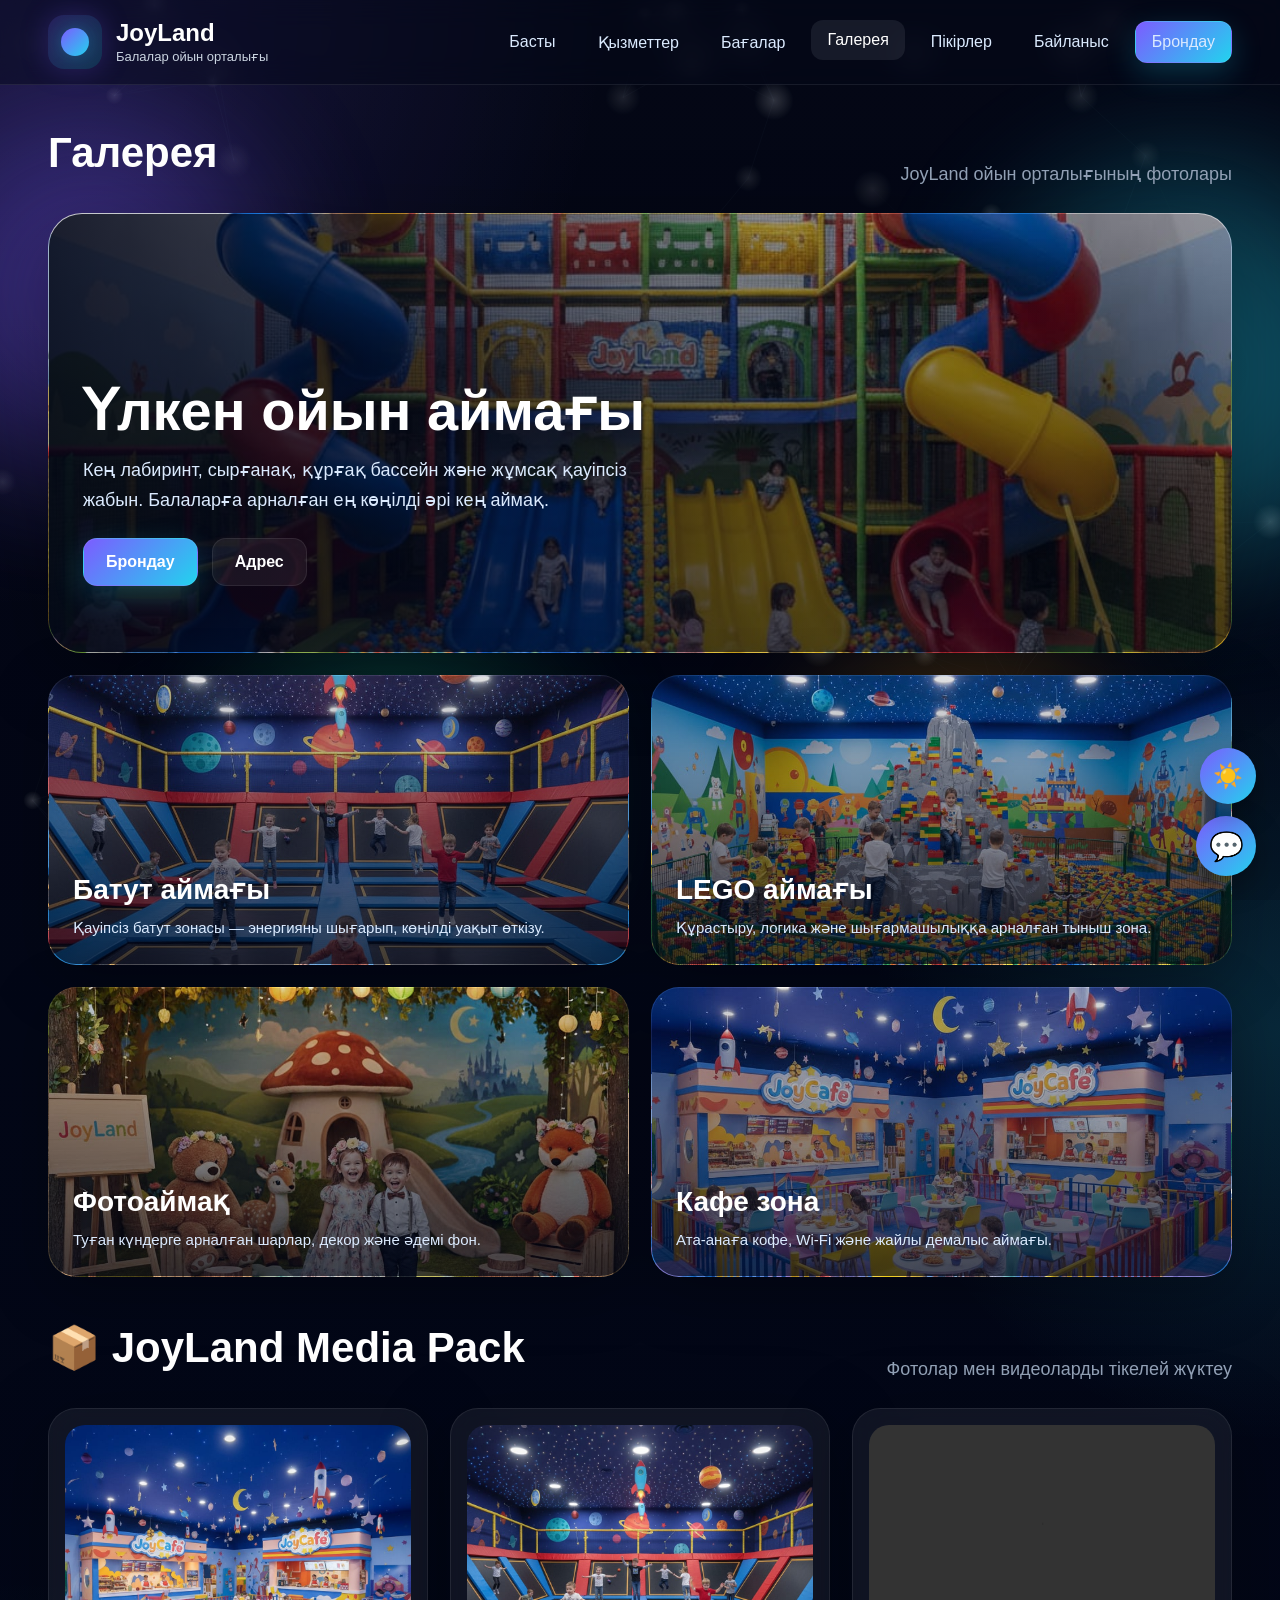
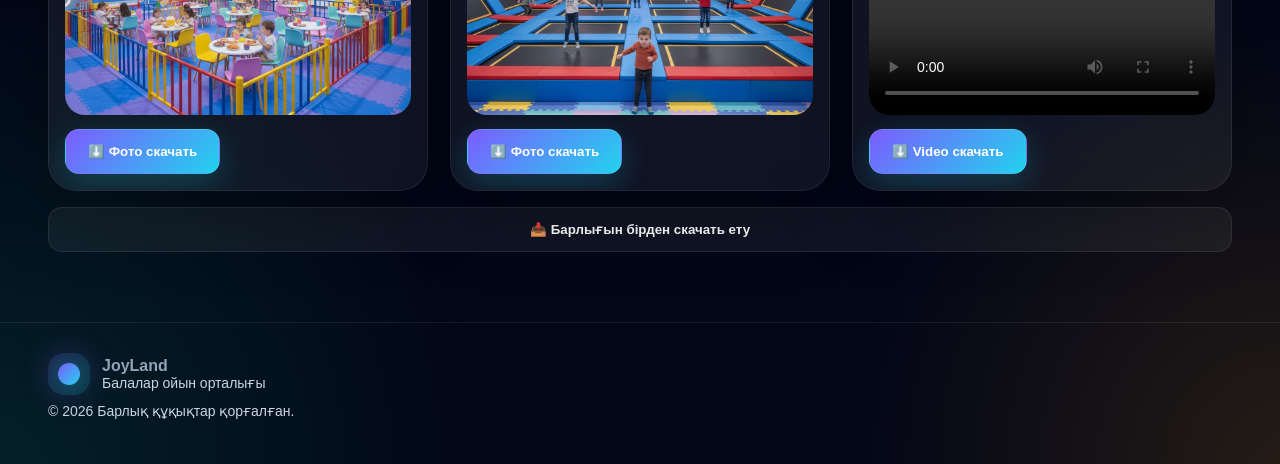
<file: ЧКВПРОЕКТ/gallery.html>
<!doctype html>
<html lang="kk">
<head>
  <meta charset="utf-8" />
  <meta name="viewport" content="width=device-width, initial-scale=1" />
  <title>JoyLand — Галерея</title>

  <style>
    *{
      margin:0;
      padding:0;
      box-sizing:border-box;
      font-family:'Segoe UI', sans-serif;
    }

    body{
      min-height:100vh;
      color:#fff;
      overflow-x:hidden;
      background:
        radial-gradient(circle at top left, rgba(124,92,255,.25), transparent 25%),
        radial-gradient(circle at right center, rgba(34,211,238,.16), transparent 25%),
        radial-gradient(circle at bottom left, rgba(16,185,129,.15), transparent 20%),
        radial-gradient(circle at bottom right, rgba(245,158,11,.14), transparent 18%),
        linear-gradient(180deg, #040816 0%, #020617 100%);
      position:relative;
    }

    .container{
      width:100%;
      max-width:1600px;
      margin:0 auto;
      padding:0 32px;
      position:relative;
      z-index:2;
    }

    #bg{
      position:fixed;
      inset:0;
      width:100%;
      height:100%;
      z-index:0;
      opacity:.55;
      pointer-events:none;
    }

    .bg-blobs{
      position:fixed;
      inset:0;
      overflow:hidden;
      z-index:0;
      pointer-events:none;
    }

    .blob{
      position:absolute;
      border-radius:50%;
      filter:blur(80px);
      opacity:.28;
      animation:floatBlob 15s ease-in-out infinite;
    }

    .b1{
      width:340px;
      height:340px;
      left:-80px;
      top:120px;
      background:#7c5cff;
    }

    .b2{
      width:380px;
      height:380px;
      right:-100px;
      top:180px;
      background:#22d3ee;
      animation-delay:2s;
    }

    .b3{
      width:320px;
      height:320px;
      left:18%;
      bottom:-60px;
      background:#10b981;
      animation-delay:4s;
    }

    .b4{
      width:280px;
      height:280px;
      right:14%;
      bottom:-40px;
      background:#f59e0b;
      animation-delay:6s;
    }

    @keyframes floatBlob{
      0%,100%{transform:translateY(0) scale(1)}
      50%{transform:translateY(-30px) scale(1.08)}
    }

    .nav{
      position:sticky;
      top:0;
      z-index:10;
      backdrop-filter:blur(14px);
      background:rgba(5,10,25,.48);
      border-bottom:1px solid rgba(255,255,255,.07);
    }

    .nav-inner{
      min-height:84px;
      display:flex;
      justify-content:space-between;
      align-items:center;
      gap:20px;
    }

    .brand{
      display:flex;
      align-items:center;
      gap:14px;
    }

    .logo{
      width:54px;
      height:54px;
      border-radius:16px;
      display:grid;
      place-items:center;
      background:linear-gradient(135deg, rgba(124,92,255,.22), rgba(34,211,238,.18));
      box-shadow:0 0 28px rgba(124,92,255,.25);
      overflow:hidden;
      flex-shrink:0;
      position:relative;
    }

    .logo::before{
      content:"";
      width:28px;
      height:28px;
      border-radius:50%;
      background:linear-gradient(135deg,#7c5cff,#22d3ee);
      box-shadow:0 0 20px rgba(34,211,238,.35);
      display:block;
    }

    .logo.small{
      width:42px;
      height:42px;
    }

    .logo.small::before{
      width:22px;
      height:22px;
    }

    .brand-title{
      font-size:24px;
      font-weight:800;
      line-height:1.1;
    }

    .brand-sub{
      font-size:13px;
      color:#cbd5e1;
      margin-top:2px;
    }

    .menu{
      display:flex;
      align-items:center;
      flex-wrap:wrap;
      gap:10px;
    }

    .menu a{
      text-decoration:none;
      color:#dbeafe;
      padding:11px 16px;
      border-radius:12px;
      transition:.3s ease;
      font-weight:600;
    }

    .menu a:hover,
    .menu a.active{
      background:rgba(255,255,255,.08);
      transform:translateY(-2px);
      color:#fff;
    }

    .btn{
      display:inline-flex;
      align-items:center;
      justify-content:center;
      gap:8px;
      padding:14px 22px;
      border-radius:14px;
      border:1px solid rgba(255,255,255,.08);
      text-decoration:none;
      cursor:pointer;
      font-weight:700;
      transition:.35s ease;
      background:rgba(255,255,255,.06);
      color:#fff;
    }

    .btn:hover{
      transform:translateY(-3px);
      background:rgba(255,255,255,.1);
    }

    .btn-primary{
      background:linear-gradient(135deg,#7c5cff,#22d3ee);
      box-shadow:0 10px 30px rgba(34,211,238,.18);
      color:#fff;
    }

    .btn-primary:hover{
      box-shadow:0 18px 40px rgba(124,92,255,.28);
    }

    .w100{
      width:100%;
    }

    .profile{
      position:relative;
    }

    .profile-btn{
      display:flex;
      align-items:center;
      gap:10px;
      background:rgba(255,255,255,.06);
      border:1px solid rgba(255,255,255,.08);
      color:#fff;
      border-radius:14px;
      padding:10px 14px;
      cursor:pointer;
    }

    .avatar{
      width:28px;
      height:28px;
      border-radius:50%;
      background:linear-gradient(135deg,#7c5cff,#22d3ee);
      display:inline-block;
    }

    .hello{
      display:flex;
      flex-direction:column;
      line-height:1.05;
      text-align:left;
    }

    .hi{
      font-size:11px;
      color:#cbd5e1;
    }

    .chev{
      opacity:.8;
    }

    .profile-menu{
      position:absolute;
      top:calc(100% + 10px);
      right:0;
      min-width:220px;
      display:none;
      flex-direction:column;
      gap:8px;
      padding:10px;
      border-radius:16px;
      background:rgba(10,15,30,.92);
      border:1px solid rgba(255,255,255,.08);
      box-shadow:0 15px 40px rgba(0,0,0,.3);
      backdrop-filter:blur(16px);
    }

    .profile-menu.show{
      display:flex;
    }

    .profile-menu a,
    .profile-menu button{
      width:100%;
      text-align:left;
      background:rgba(255,255,255,.04);
      border:1px solid rgba(255,255,255,.06);
      border-radius:12px;
      padding:12px 14px;
      color:#fff;
      text-decoration:none;
      cursor:pointer;
      font-weight:600;
    }

    .profile-menu .danger{
      color:#fecaca;
    }

    main, section, footer{
      position:relative;
      z-index:2;
    }

    #gallery{
      padding:44px 0 34px;
    }

    #media-pack{
      padding:12px 0 70px;
    }

    .section-title{
      display:flex;
      justify-content:space-between;
      align-items:flex-end;
      gap:20px;
      flex-wrap:wrap;
      margin-bottom:22px;
    }

    .section-title h2{
      font-size:46px;
      font-weight:800;
      margin-bottom:8px;
    }

    .section-title p{
      color:#cbd5e1;
      font-size:17px;
    }

    .gallery-hero{
      position:relative;
      min-height:440px;
      border-radius:34px;
      overflow:hidden;
      background-size:cover;
      background-position:center;
      border:1px solid rgba(255,255,255,.08);
      box-shadow:0 20px 80px rgba(0,0,0,.30);
      display:flex;
      align-items:flex-end;
      margin-bottom:22px;
    }

    .gallery-hero::before{
      content:"";
      position:absolute;
      inset:0;
      background:
        linear-gradient(90deg, rgba(2,6,23,.86) 0%, rgba(2,6,23,.55) 35%, rgba(2,6,23,.28) 60%, rgba(2,6,23,.18) 100%),
        linear-gradient(180deg, rgba(2,6,23,.10), rgba(2,6,23,.55));
    }

    .hero-text{
      position:relative;
      z-index:1;
      max-width:650px;
      padding:38px 34px;
    }

    .hero-text h3{
      font-size:56px;
      line-height:1.05;
      margin-bottom:14px;
      font-weight:900;
    }

    .hero-text p{
      color:#dbeafe;
      font-size:18px;
      line-height:1.7;
      margin-bottom:22px;
    }

    .hero-actions{
      display:flex;
      gap:12px;
      flex-wrap:wrap;
    }

    .gallery-list{
      display:grid;
      grid-template-columns:repeat(2, 1fr);
      gap:22px;
    }

    .gallery-card{
      position:relative;
      min-height:290px;
      border-radius:28px;
      overflow:hidden;
      background-size:cover;
      background-position:center;
      border:1px solid rgba(255,255,255,.08);
      box-shadow:0 16px 60px rgba(0,0,0,.25);
      transition:.35s ease;
    }

    .gallery-card:hover{
      transform:translateY(-6px);
      box-shadow:0 22px 70px rgba(0,0,0,.34);
    }

    .gallery-card::before{
      content:"";
      position:absolute;
      inset:0;
      background:linear-gradient(180deg, rgba(2,6,23,.12), rgba(2,6,23,.72));
    }

    .card-text{
      position:absolute;
      left:0;
      right:0;
      bottom:0;
      z-index:1;
      padding:24px;
    }

    .card-text h4{
      font-size:28px;
      margin-bottom:10px;
      font-weight:800;
    }

    .card-text p{
      color:#dbeafe;
      font-size:15px;
      line-height:1.6;
    }

    .media-grid{
      display:grid;
      grid-template-columns:repeat(3, 1fr);
      gap:22px;
      margin-top:14px;
    }

    .media-card{
      position:relative;
      overflow:hidden;
      border-radius:28px;
      background:rgba(255,255,255,.06);
      border:1px solid rgba(255,255,255,.08);
      backdrop-filter:blur(18px);
      box-shadow:0 20px 80px rgba(0,0,0,.28);
      padding:16px;
      transition:.35s ease;
    }

    .media-card:hover{
      transform:translateY(-6px);
    }

    .media-card img,
    .media-card video{
      width:100%;
      height:290px;
      object-fit:cover;
      border-radius:20px;
      display:block;
      background:#0f172a;
    }

    .media-actions{
      margin-top:14px;
      display:flex;
      gap:10px;
    }

    footer{
      padding:30px 0 45px;
      border-top:1px solid rgba(255,255,255,.06);
      color:#94a3b8;
    }

    .foot{
      display:flex;
      justify-content:space-between;
      align-items:center;
      gap:16px;
      flex-wrap:wrap;
    }

    .foot-left{
      display:flex;
      flex-direction:column;
      gap:8px;
    }

    .foot-brand{
      display:flex;
      align-items:center;
      gap:12px;
    }

    .tiny{
      color:#cbd5e1;
      font-size:14px;
    }

    .toast{
      position:fixed;
      right:20px;
      bottom:20px;
      z-index:999;
      display:none;
      min-width:260px;
      max-width:360px;
      padding:14px 16px;
      border-radius:16px;
      background:rgba(10,15,30,.94);
      border:1px solid rgba(255,255,255,.08);
      box-shadow:0 18px 40px rgba(0,0,0,.35);
      backdrop-filter:blur(16px);
      color:#fff;
      flex-direction:column;
      gap:6px;
    }

    .toast.show{
      display:flex;
    }

    @media(max-width:1200px){
      .media-grid{
        grid-template-columns:1fr;
      }

      .gallery-list{
        grid-template-columns:1fr;
      }

      .hero-text h3{
        font-size:44px;
      }
    }

    @media(max-width:760px){
      .container{
        padding:0 18px;
      }

      .nav-inner{
        flex-direction:column;
        align-items:flex-start;
        padding:14px 0;
      }

      .menu{
        width:100%;
      }

      .section-title h2{
        font-size:34px;
      }

      .gallery-hero{
        min-height:360px;
        border-radius:24px;
      }

      .hero-text{
        padding:24px 20px;
      }

      .hero-text h3{
        font-size:32px;
      }

      .hero-text p{
        font-size:15px;
      }

      .gallery-card{
        min-height:240px;
        border-radius:22px;
      }

      .card-text{
        padding:18px;
      }

      .card-text h4{
        font-size:22px;
      }

      .media-card{
        border-radius:22px;
      }

      .media-card img,
      .media-card video{
        height:220px;
      }

      .menu a{
        padding:10px 12px;
      }
    }
    /* ---- */
  :root{
    --bg-main:#040816;
    --bg-end:#020617;
    --text-main:#ffffff;
    --text-muted:#cbd5e1;
    --nav-bg:rgba(5,10,25,.48);
    --menu-text:#dbeafe;
    --menu-hover-text:#ffffff;
    --menu-hover-bg:rgba(255,255,255,.08);

    --card-bg:rgba(255,255,255,.06);
    --card-border:rgba(255,255,255,.08);
    --card-soft:rgba(255,255,255,.04);

    --input-bg:rgba(255,255,255,.08);
    --input-text:#ffffff;
    --input-border:rgba(255,255,255,.08);

    --section-muted:#94a3b8;
    --pill-text:#e2e8f0;

    --chat-bg:#0f172a;
    --chat-inner:#0b1020;
    --chat-input-bg:#111827;
    --bot-bg:#1e293b;
    --user-bg:#22d3ee;
    --user-text:#000000;

    --footer-text:#94a3b8;
  }

  body.light-mode{
    --bg-main:#f8fafc;
    --bg-end:#e2e8f0;
    --text-main:#0f172a;
    --text-muted:#475569;
    --nav-bg:rgba(255,255,255,.84);
    --menu-text:#0f172a;
    --menu-hover-text:#0f172a;
    --menu-hover-bg:rgba(15,23,42,.08);

    --card-bg:rgba(255,255,255,.88);
    --card-border:rgba(15,23,42,.08);
    --card-soft:rgba(15,23,42,.04);

    --input-bg:#ffffff;
    --input-text:#0f172a;
    --input-border:#cbd5e1;

    --section-muted:#475569;
    --pill-text:#0f172a;

    --chat-bg:#ffffff;
    --chat-inner:#f1f5f9;
    --chat-input-bg:#e2e8f0;
    --bot-bg:#e2e8f0;
    --user-bg:#22d3ee;
    --user-text:#0f172a;

    --footer-text:#475569;
  }

  *{
    margin:0;
    padding:0;
    box-sizing:border-box;
    font-family:'Segoe UI', sans-serif;
  }

  html{
    scroll-behavior:smooth;
  }

  body{
    min-height:100vh;
    color:var(--text-main);
    overflow-x:hidden;
    background:
      radial-gradient(circle at top left, rgba(124,92,255,.25), transparent 25%),
      radial-gradient(circle at right center, rgba(34,211,238,.16), transparent 25%),
      radial-gradient(circle at bottom left, rgba(16,185,129,.15), transparent 20%),
      radial-gradient(circle at bottom right, rgba(245,158,11,.14), transparent 18%),
      linear-gradient(180deg, var(--bg-main) 0%, var(--bg-end) 100%);
    transition:background .35s ease,color .35s ease;
  }

  .container{
    width:100%;
    max-width:100%;
    padding:0 48px;
    position:relative;
    z-index:2;
  }

  .bg-blobs{
    position:fixed;
    inset:0;
    overflow:hidden;
    z-index:0;
    pointer-events:none;
  }

  .blob{
    position:absolute;
    border-radius:50%;
    filter:blur(70px);
    opacity:.35;
    animation:floatBlob 14s ease-in-out infinite;
  }

  .blob1{
    width:320px;
    height:320px;
    background:#7c5cff;
    top:80px;
    left:-80px;
  }

  .blob2{
    width:360px;
    height:360px;
    background:#22d3ee;
    top:220px;
    right:-100px;
    animation-delay:2s;
  }

  .blob3{
    width:300px;
    height:300px;
    background:#14b8a6;
    bottom:40px;
    left:20%;
    animation-delay:4s;
  }

  .blob4{
    width:260px;
    height:260px;
    background:#f59e0b;
    bottom:-40px;
    right:18%;
    animation-delay:6s;
  }

  @keyframes floatBlob{
    0%,100%{ transform:translateY(0) scale(1); }
    50%{ transform:translateY(-30px) scale(1.08); }
  }

  .particles{
    position:fixed;
    inset:0;
    z-index:1;
    pointer-events:none;
    overflow:hidden;
  }

  .particle{
    position:absolute;
    border-radius:50%;
    background:rgba(255,255,255,.22);
    box-shadow:0 0 18px rgba(255,255,255,.18);
    animation:rise linear infinite;
  }

  .particle:nth-child(1){ width:8px;height:8px;left:8%;animation-duration:16s;animation-delay:0s;top:100%; }
  .particle:nth-child(2){ width:14px;height:14px;left:16%;animation-duration:20s;animation-delay:3s;top:100%; }
  .particle:nth-child(3){ width:10px;height:10px;left:25%;animation-duration:18s;animation-delay:1s;top:100%; }
  .particle:nth-child(4){ width:18px;height:18px;left:34%;animation-duration:22s;animation-delay:6s;top:100%; }
  .particle:nth-child(5){ width:12px;height:12px;left:48%;animation-duration:19s;animation-delay:2s;top:100%; }
  .particle:nth-child(6){ width:16px;height:16px;left:58%;animation-duration:24s;animation-delay:4s;top:100%; }
  .particle:nth-child(7){ width:9px;height:9px;left:67%;animation-duration:17s;animation-delay:7s;top:100%; }
  .particle:nth-child(8){ width:15px;height:15px;left:78%;animation-duration:23s;animation-delay:5s;top:100%; }
  .particle:nth-child(9){ width:11px;height:11px;left:87%;animation-duration:21s;animation-delay:1s;top:100%; }
  .particle:nth-child(10){ width:20px;height:20px;left:94%;animation-duration:26s;animation-delay:8s;top:100%; }

  @keyframes rise{
    0%{
      transform:translateY(0) scale(.8);
      opacity:0;
    }
    15%{
      opacity:.8;
    }
    100%{
      transform:translateY(-110vh) scale(1.15);
      opacity:0;
    }
  }

  .nav{
    position:sticky;
    top:0;
    z-index:10;
    backdrop-filter:blur(14px);
    background:var(--nav-bg);
    border-bottom:1px solid var(--card-border);
    transition:background .35s ease,border-color .35s ease;
  }

  .nav-inner{
    min-height:84px;
    display:flex;
    align-items:center;
    justify-content:space-between;
    gap:20px;
  }

  .brand{
    display:flex;
    align-items:center;
    gap:14px;
    animation:fadeUp .8s ease both;
  }

  .brand-logo{
    width:52px;
    height:52px;
    border-radius:16px;
    display:grid;
    place-items:center;
    background:linear-gradient(135deg,#7c5cff,#22d3ee);
    box-shadow:0 0 25px rgba(124,92,255,.45);
    font-size:24px;
  }

  .brand h2{
    font-size:22px;
    line-height:1;
    margin-bottom:3px;
    color:var(--text-main);
  }

  .brand p{
    font-size:13px;
    color:var(--text-muted);
  }

  .menu{
    display:flex;
    align-items:center;
    flex-wrap:wrap;
    gap:10px;
  }

  .menu a{
    color:var(--menu-text);
    text-decoration:none;
    padding:11px 16px;
    border-radius:12px;
    transition:.3s ease;
    font-weight:500;
  }

  .menu a:hover{
    background:var(--menu-hover-bg);
    color:var(--menu-hover-text);
    transform:translateY(-2px);
  }

  .btn{
    display:inline-flex;
    align-items:center;
    justify-content:center;
    gap:8px;
    padding:14px 22px;
    border-radius:14px;
    text-decoration:none;
    font-weight:700;
    transition:.35s ease;
    border:1px solid var(--card-border);
  }

  .btn-primary{
    background:linear-gradient(135deg,#7c5cff,#22d3ee);
    color:#fff;
    box-shadow:0 10px 30px rgba(34,211,238,.22);
  }

  .btn-primary:hover{
    transform:translateY(-3px) scale(1.02);
    box-shadow:0 16px 40px rgba(124,92,255,.35);
  }

  .btn-secondary{
    background:var(--card-bg);
    color:var(--text-main);
    backdrop-filter:blur(12px);
  }

  .btn-secondary:hover{
    transform:translateY(-3px);
    background:var(--card-soft);
  }

  .hero{
    min-height:92vh;
    display:flex;
    align-items:center;
    padding:40px 0 70px;
  }

  .hero-grid{
    display:grid;
    grid-template-columns:1.35fr .95fr;
    gap:30px;
    width:100%;
  }

  .card{
    position:relative;
    overflow:hidden;
    background:var(--card-bg);
    border:1px solid var(--card-border);
    backdrop-filter:blur(18px);
    border-radius:28px;
    box-shadow:0 12px 60px rgba(0,0,0,.25);
    transition:.35s ease, background .35s ease, border-color .35s ease;
  }

  .card::before{
    content:"";
    position:absolute;
    inset:0;
    background:linear-gradient(135deg, rgba(255,255,255,.07), transparent 35%, transparent 65%, rgba(34,211,238,.07));
    pointer-events:none;
  }

  .card:hover{
    transform:translateY(-6px);
    box-shadow:0 18px 70px rgba(0,0,0,.34);
  }

  .hero-main{
    padding:56px;
    animation:fadeUp 1s ease .15s both;
  }

  .hero-main h1{
    font-size:64px;
    line-height:1.05;
    margin-bottom:22px;
    max-width:900px;
    color:var(--text-main);
  }

  .hero-main p{
    font-size:20px;
    color:var(--text-muted);
    max-width:850px;
    line-height:1.7;
    margin-bottom:28px;
  }

  .hero-actions{
    display:flex;
    flex-wrap:wrap;
    gap:14px;
    margin-bottom:28px;
  }

  .pill-row{
    display:flex;
    flex-wrap:wrap;
    gap:12px;
  }

  .pill{
    padding:12px 16px;
    border-radius:999px;
    background:var(--card-bg);
    border:1px solid var(--card-border);
    color:var(--pill-text);
    font-size:14px;
    animation:pulseGlow 3s ease-in-out infinite;
  }

  .hero-side{
    padding:34px;
    animation:fadeUp 1s ease .35s both;
  }

  .hero-side h3{
    font-size:28px;
    margin-bottom:20px;
    color:var(--text-main);
  }

  .offer{
    display:flex;
    justify-content:space-between;
    align-items:center;
    gap:14px;
    padding:18px;
    border-radius:18px;
    margin-bottom:14px;
    background:var(--card-soft);
    border:1px solid var(--card-border);
    transition:.3s ease;
  }

  .offer:hover{
    transform:translateX(6px);
    background:var(--card-bg);
  }

  .offer strong{
    display:block;
    margin-bottom:6px;
    font-size:17px;
    color:var(--text-main);
  }

  .offer span{
    color:var(--text-muted);
    font-size:14px;
  }

  .badge{
    min-width:76px;
    text-align:center;
    padding:10px 12px;
    border-radius:999px;
    background:linear-gradient(135deg, rgba(124,92,255,.35), rgba(34,211,238,.25));
    border:1px solid var(--card-border);
    font-weight:700;
    color:var(--text-main);
  }

  .side-actions{
    display:flex;
    gap:12px;
    flex-wrap:wrap;
    margin-top:18px;
  }

  section.content{
    padding:20px 0 90px;
  }

  .section-title{
    margin-bottom:28px;
    animation:fadeUp .8s ease both;
  }

  .section-title h2{
    font-size:42px;
    margin-bottom:8px;
    color:var(--text-main);
  }

  .section-title p{
    color:var(--section-muted);
    font-size:18px;
  }

  .grid-3{
    display:grid;
    grid-template-columns:repeat(3, 1fr);
    gap:24px;
  }

  .feature{
    padding:30px;
    border-radius:24px;
    background:var(--card-soft);
    border:1px solid var(--card-border);
    backdrop-filter:blur(14px);
    transition:.35s ease;
    animation:fadeUp .9s ease both;
  }

  .feature:nth-child(2){ animation-delay:.15s; }
  .feature:nth-child(3){ animation-delay:.3s; }

  .feature:hover{
    transform:translateY(-8px) scale(1.01);
    box-shadow:0 16px 40px rgba(0,0,0,.25);
  }

  .icon{
    width:62px;
    height:62px;
    border-radius:18px;
    display:grid;
    place-items:center;
    margin-bottom:16px;
    font-size:28px;
    background:linear-gradient(135deg, rgba(124,92,255,.35), rgba(34,211,238,.22));
    box-shadow:0 0 24px rgba(124,92,255,.2);
    animation:pulseGlow 3s ease-in-out infinite;
  }

  .feature h4{
    font-size:24px;
    margin-bottom:10px;
    color:var(--text-main);
  }

  .feature p{
    color:var(--text-muted);
    line-height:1.7;
    font-size:16px;
  }

  footer{
    padding:30px 0 45px;
    border-top:1px solid var(--card-border);
    color:var(--footer-text);
    position:relative;
    z-index:2;
  }

  .foot{
    display:flex;
    justify-content:space-between;
    align-items:center;
    gap:16px;
    flex-wrap:wrap;
  }

  @keyframes fadeUp{
    from{
      opacity:0;
      transform:translateY(28px);
    }
    to{
      opacity:1;
      transform:translateY(0);
    }
  }

  @keyframes pulseGlow{
    0%,100%{
      box-shadow:0 0 0 rgba(34,211,238,0);
    }
    50%{
      box-shadow:0 0 22px rgba(34,211,238,.2);
    }
  }

  .chatbot-toggle{
    position:fixed;
    right:24px;
    bottom:24px;
    width:60px;
    height:60px;
    border-radius:50%;
    display:flex;
    align-items:center;
    justify-content:center;
    font-size:28px;
    cursor:pointer;
    z-index:9999;
    background:linear-gradient(135deg,#7c5cff,#22d3ee);
    color:#fff;
    box-shadow:0 10px 30px rgba(0,0,0,.3);
  }

  .chatbot-box{
    position:fixed;
    right:24px;
    bottom:96px;
    width:340px;
    max-height:500px;
    background:var(--chat-bg);
    border:1px solid var(--card-border);
    border-radius:18px;
    overflow:hidden;
    display:none;
    flex-direction:column;
    z-index:9999;
    box-shadow:0 20px 50px rgba(0,0,0,.4);
  }

  .chatbot-box.show{
    display:flex;
  }

  .chatbot-header{
    display:flex;
    justify-content:space-between;
    align-items:center;
    padding:14px 16px;
    background:linear-gradient(135deg,#7c5cff,#22d3ee);
    color:#fff;
    font-weight:700;
  }

  .chatbot-header button{
    background:none;
    border:none;
    color:#fff;
    font-size:16px;
    cursor:pointer;
  }

  .chatbot-messages{
    padding:14px;
    overflow-y:auto;
    flex:1;
    display:flex;
    flex-direction:column;
    gap:10px;
    background:var(--chat-inner);
  }

  .bot-msg,
  .user-msg{
    padding:10px 12px;
    border-radius:12px;
    max-width:85%;
    line-height:1.4;
  }

  .bot-msg{
    background:var(--bot-bg);
    color:var(--text-main);
    align-self:flex-start;
  }

  .user-msg{
    background:var(--user-bg);
    color:var(--user-text);
    align-self:flex-end;
  }

  .chatbot-input-row{
    display:flex;
    gap:8px;
    padding:12px;
    background:var(--chat-input-bg);
  }

  .chatbot-input-row input{
    flex:1;
    padding:10px 12px;
    border-radius:10px;
    border:1px solid var(--input-border);
    background:var(--input-bg);
    color:var(--input-text);
  }

  .chatbot-input-row button{
    padding:10px 14px;
    border:none;
    border-radius:10px;
    background:linear-gradient(135deg,#7c5cff,#22d3ee);
    color:#fff;
    cursor:pointer;
  }

  .theme-toggle-floating{
    position:fixed;
    right:24px;
    bottom:96px;
    width:56px;
    height:56px;
    border-radius:50%;
    display:flex;
    align-items:center;
    justify-content:center;
    cursor:pointer;
    z-index:9999;
    background:linear-gradient(135deg,#7c5cff,#22d3ee);
    color:#fff;
    font-size:24px;
    box-shadow:0 10px 30px rgba(0,0,0,.3);
    transition:.3s ease;
  }

  .theme-toggle-floating:hover{
    transform:translateY(-3px) scale(1.05);
  }

  @media(max-width:1100px){
    .hero-main h1{
      font-size:50px;
    }

    .hero-grid{
      grid-template-columns:1fr;
    }
  }

  @media(max-width:760px){
    .container{
      padding:0 20px;
    }

    .nav-inner{
      align-items:flex-start;
      padding:14px 0;
      flex-direction:column;
    }

    .menu{
      width:100%;
    }

    .hero-main{
      padding:32px 24px;
    }

    .hero-side{
      padding:24px 20px;
    }

    .hero-main h1{
      font-size:36px;
    }

    .hero-main p{
      font-size:16px;
    }

    .grid-3{
      grid-template-columns:1fr;
    }

    .section-title h2{
      font-size:32px;
    }
  }
  </style>
</head>
<body>

  <canvas id="bg"></canvas>

  <div class="bg-blobs" aria-hidden="true">
    <span class="blob b1"></span>
    <span class="blob b2"></span>
    <span class="blob b3"></span>
    <span class="blob b4"></span>
  </div>

  <div class="nav">
    <div class="container nav-inner">
      <div class="brand">
        <div class="logo"></div>
        <div>
          <div class="brand-title">JoyLand</div>
          <div class="brand-sub">Балалар ойын орталығы</div>
        </div>
      </div>

      <div class="menu">
        <div class="profile" id="profileWrap" style="display:none;">
          <button class="profile-btn" id="profileBtn" type="button">
            <span class="avatar" aria-hidden="true"></span>
            <span class="hello">
              <span class="hi">Сәлем,</span>
              <b id="profileName">Пайдаланушы</b>
            </span>
            <span class="chev" aria-hidden="true">▾</span>
          </button>

          <div class="profile-menu" id="profileMenu">
            <a href="booking.html">📅 Брондау</a>
            <a href="contacts.html">📍 Байланыс</a>
            <button type="button" class="danger" id="logoutBtn">Шығу</button>
          </div>
        </div>

        <a href="index.html">Басты</a>
        <a href="services.html">Қызметтер</a>
        <a href="prices.html">Бағалар</a>
        <a class="active" href="gallery.html">Галерея</a>
        <a href="reviews.html">Пікірлер</a>
        <a href="contacts.html">Байланыс</a>
        <a class="btn btn-primary" href="booking.html">Брондау</a>
      </div>
    </div>
  </div>

  <main>
    <section id="gallery">
      <div class="container">
        <div class="section-title">
          <h2>Галерея</h2>
          <p>JoyLand ойын орталығының фотолары</p>
        </div>

        <div class="gallery-hero" style="background-image:url('Images/ulkenaimak.jpeg');">
          <div class="hero-text">
            <h3>Үлкен ойын аймағы</h3>
            <p>
              Кең лабиринт, сырғанақ, құрғақ бассейн және жұмсақ қауіпсіз жабын.
              Балаларға арналған ең көңілді әрі кең аймақ.
            </p>

            <div class="hero-actions">
              <a class="btn btn-primary" href="booking.html">Брондау</a>
              <a class="btn" href="contacts.html">Адрес</a>
            </div>
          </div>
        </div>

        <div class="gallery-list">
          <div class="gallery-card" style="background-image:url('Images/batut.jpeg');">
            <div class="card-text">
              <h4>Батут аймағы</h4>
              <p>Қауіпсіз батут зонасы — энергияны шығарып, көңілді уақыт өткізу.</p>
            </div>
          </div>

          <div class="gallery-card" style="background-image:url('Images/lego.jpeg');">
            <div class="card-text">
              <h4>LEGO аймағы</h4>
              <p>Құрастыру, логика және шығармашылыққа арналған тыныш зона.</p>
            </div>
          </div>

          <div class="gallery-card" style="background-image:url('Images/Photozone.jpeg');">
            <div class="card-text">
              <h4>Фотоаймақ</h4>
              <p>Туған күндерге арналған шарлар, декор және әдемі фон.</p>
            </div>
          </div>

          <div class="gallery-card" style="background-image:url('Images/cafezone.jpeg');">
            <div class="card-text">
              <h4>Кафе зона</h4>
              <p>Ата-анаға кофе, Wi-Fi және жайлы демалыс аймағы.</p>
            </div>
          </div>
        </div>
      </div>
    </section>
  </main>

  <section id="media-pack">
    <div class="container">
      <div class="section-title">
        <h2>📦 JoyLand Media Pack</h2>
        <p>Фотолар мен видеоларды тікелей жүктеу</p>
      </div>

      <div class="media-grid">
        <div class="media-card">
          <img src="Media/cafezone.jpeg" alt="JoyLand фото">
          <div class="media-actions">
            <button class="btn btn-primary dlMedia" type="button">⬇️ Фото скачать</button>
          </div>
        </div>

        <div class="media-card">
          <img src="Media/batut.jpeg" alt="JoyLand фото">
          <div class="media-actions">
            <button class="btn btn-primary dlMedia" type="button">⬇️ Фото скачать</button>
          </div>
        </div>

        <div class="media-card">
          <video controls preload="metadata">
            <source src="Media/media.mp4" type="video/mp4">
          </video>
          <div class="media-actions">
            <button class="btn btn-primary dlMedia" type="button">⬇️ Video скачать</button>
          </div>
        </div>
      </div>

      <div style="margin-top:16px;">
        <button class="btn w100" id="downloadAllMedia" type="button">
          📥 Барлығын бірден скачать ету
        </button>
      </div>
    </div>
  </section>

  <footer>
    <div class="container foot">
      <div class="foot-left">
        <div class="foot-brand">
          <div class="logo small"></div>
          <div>
            <b>JoyLand</b>
            <div class="tiny">Балалар ойын орталығы</div>
          </div>
        </div>
        <div class="tiny">© <span id="y"></span> Барлық құқықтар қорғалған.</div>
      </div>
    </div>
  </footer>

  <div class="toast" id="toast">
    <b id="toastTitle"></b>
    <span id="toastText"></span>
  </div>

  <script>
    const canvas = document.getElementById('bg');
    const ctx = canvas.getContext('2d');

    function resizeCanvas() {
      canvas.width = window.innerWidth;
      canvas.height = window.innerHeight;
    }
    resizeCanvas();
    window.addEventListener('resize', resizeCanvas);

    const points = Array.from({ length: 70 }, () => ({
      x: Math.random() * window.innerWidth,
      y: Math.random() * window.innerHeight,
      vx: (Math.random() - 0.5) * 0.45,
      vy: (Math.random() - 0.5) * 0.45,
      r: Math.random() * 2.2 + 1
    }));

    function animate() {
      ctx.clearRect(0, 0, canvas.width, canvas.height);

      for (let i = 0; i < points.length; i++) {
        const p = points[i];
        p.x += p.vx;
        p.y += p.vy;

        if (p.x < 0 || p.x > canvas.width) p.vx *= -1;
        if (p.y < 0 || p.y > canvas.height) p.vy *= -1;

        ctx.beginPath();
        ctx.arc(p.x, p.y, p.r, 0, Math.PI * 2);
        ctx.fillStyle = 'rgba(255,255,255,0.35)';
        ctx.fill();

        for (let j = i + 1; j < points.length; j++) {
          const q = points[j];
          const dx = p.x - q.x;
          const dy = p.y - q.y;
          const dist = Math.sqrt(dx * dx + dy * dy);

          if (dist < 120) {
            ctx.beginPath();
            ctx.moveTo(p.x, p.y);
            ctx.lineTo(q.x, q.y);
            ctx.strokeStyle = 'rgba(255,255,255,' + (0.08 - dist / 1800) + ')';
            ctx.lineWidth = 1;
            ctx.stroke();
          }
        }
      }

      requestAnimationFrame(animate);
    }

    animate();

    const profileBtn = document.getElementById('profileBtn');
    const profileMenu = document.getElementById('profileMenu');

    if (profileBtn && profileMenu) {
      profileBtn.addEventListener('click', () => {
        profileMenu.classList.toggle('show');
      });

      document.addEventListener('click', (e) => {
        if (!e.target.closest('#profileWrap')) {
          profileMenu.classList.remove('show');
        }
      });
    }

    const y = document.getElementById('y');
    if (y) y.textContent = new Date().getFullYear();
  </script>
  <div class="chatbot-toggle" id="chatbotToggle">💬</div>
  <div class="theme-toggle-floating" id="themeToggle">☀️</div>

<div class="chatbot-box" id="chatbotBox">
  <div class="chatbot-header">
    <span>JoyLand Bot</span>
    <button id="chatbotClose" type="button">✖</button>
  </div>

  <div class="chatbot-messages" id="chatbotMessages">
    <div class="bot-msg">Сәлем! Мен JoyLand көмекшісімін 👋</div>
  </div>

  <div class="chatbot-input-row">
    <input type="text" id="chatbotInput" placeholder="Сұрағыңызды жазыңыз..." />
    <button id="chatbotSend" type="button">Жіберу</button>
  </div>
</div>

<script src="chatbot.js"></script>
<script src="darklight.js"></script>

  <script src="media-download.js"></script>
  <script src="script.js"></script>
</body>
</html>
</file>
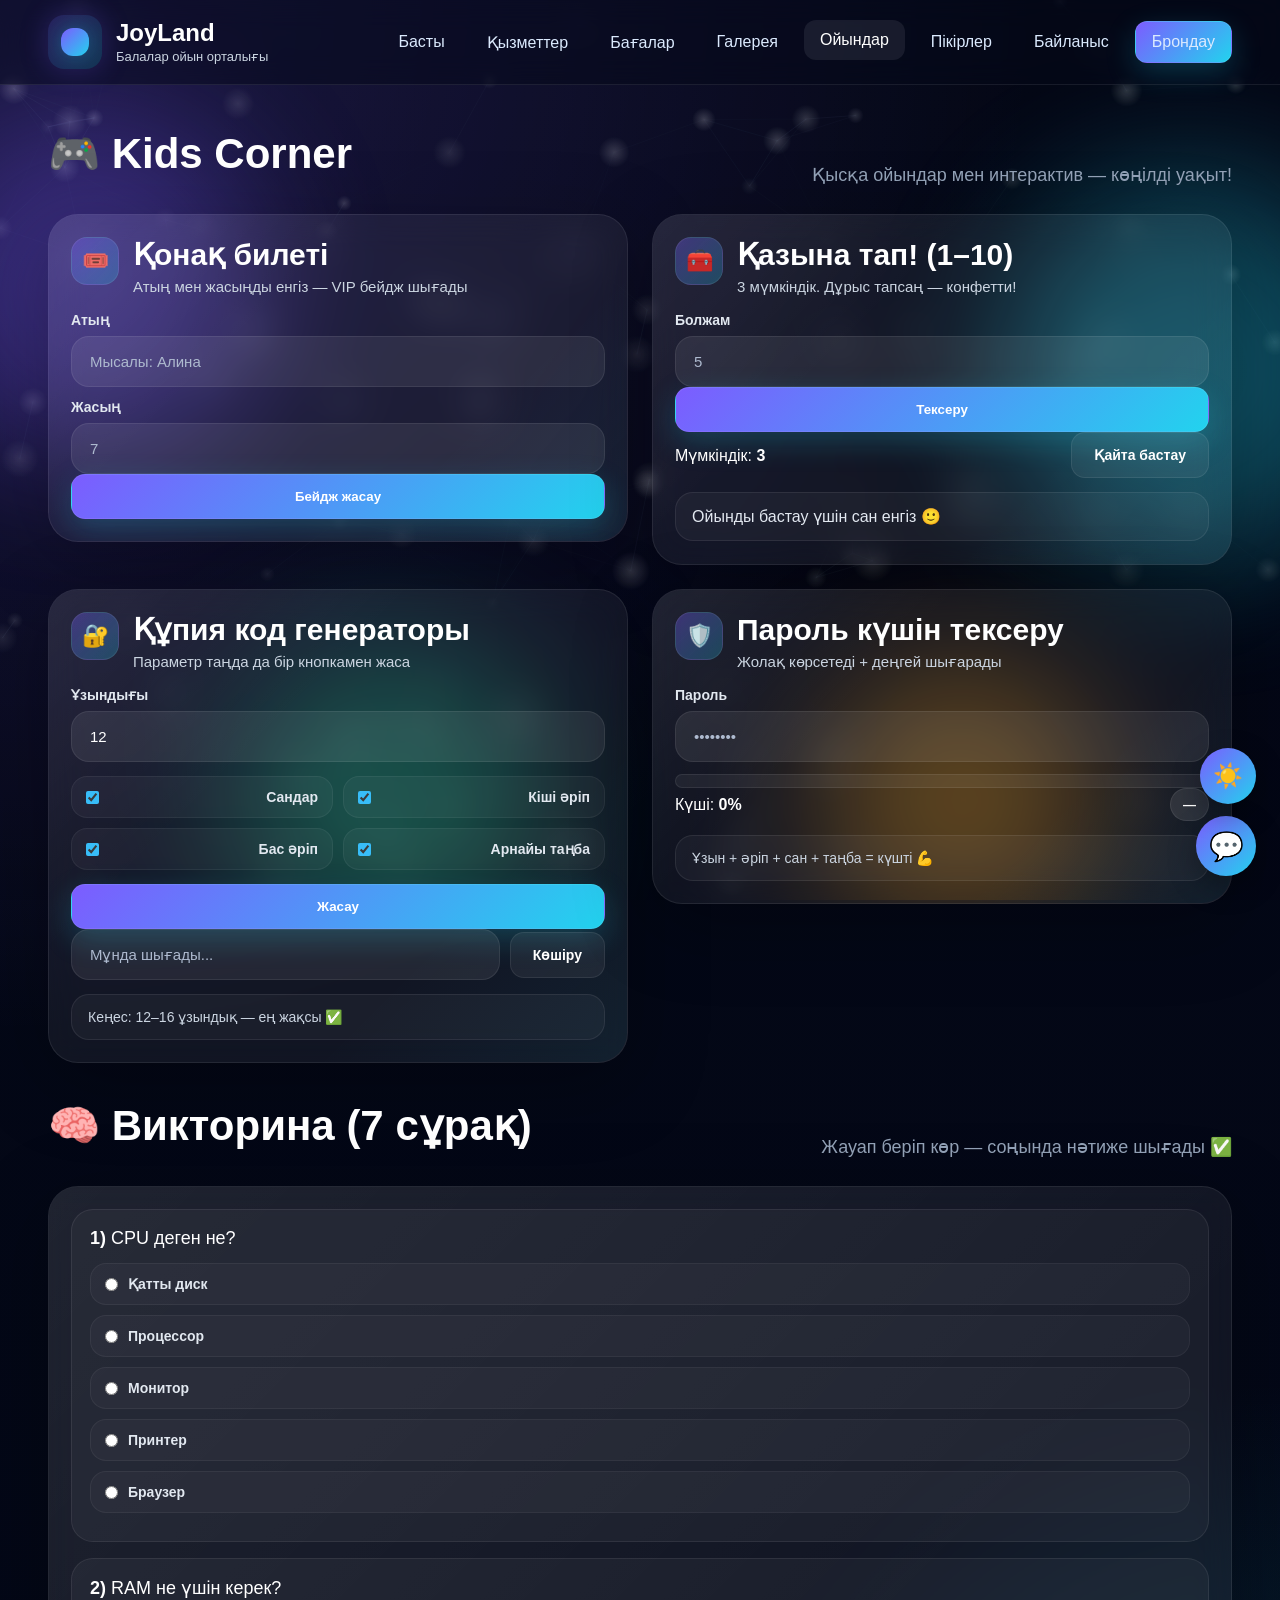
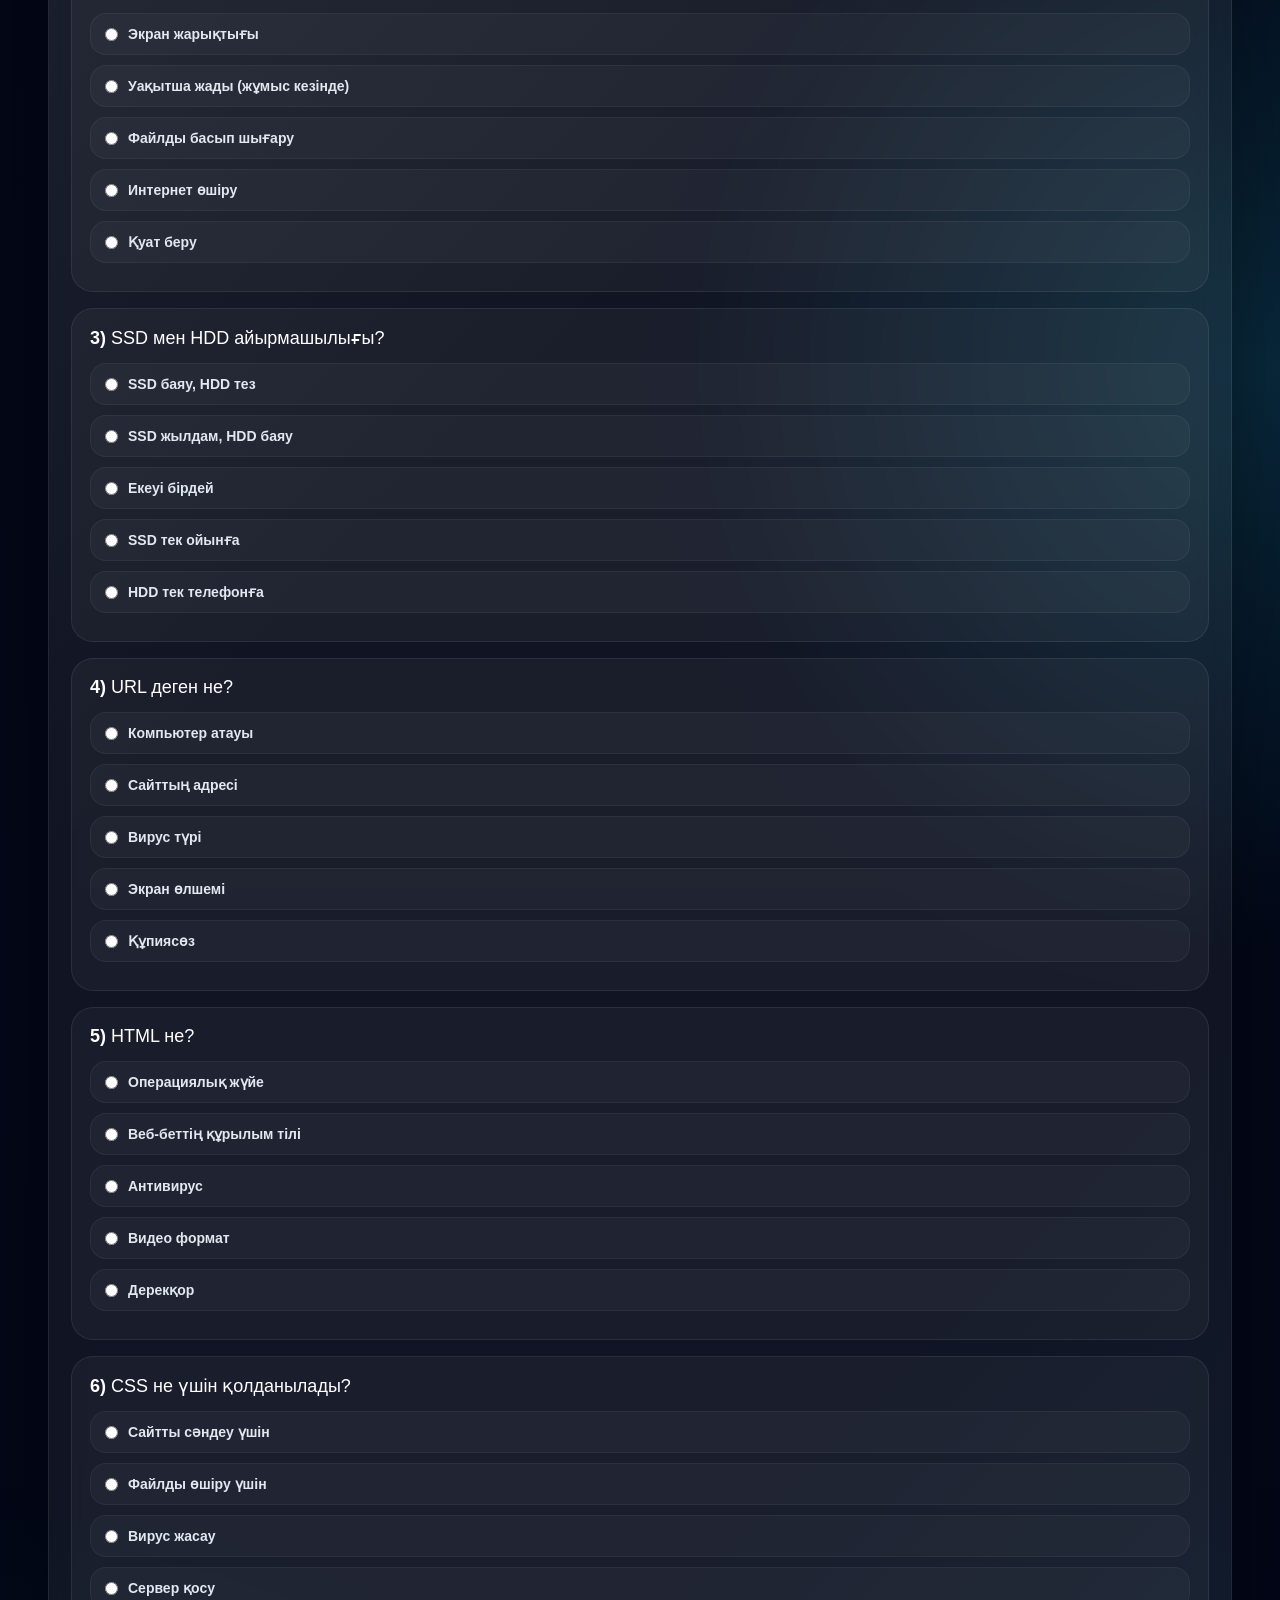
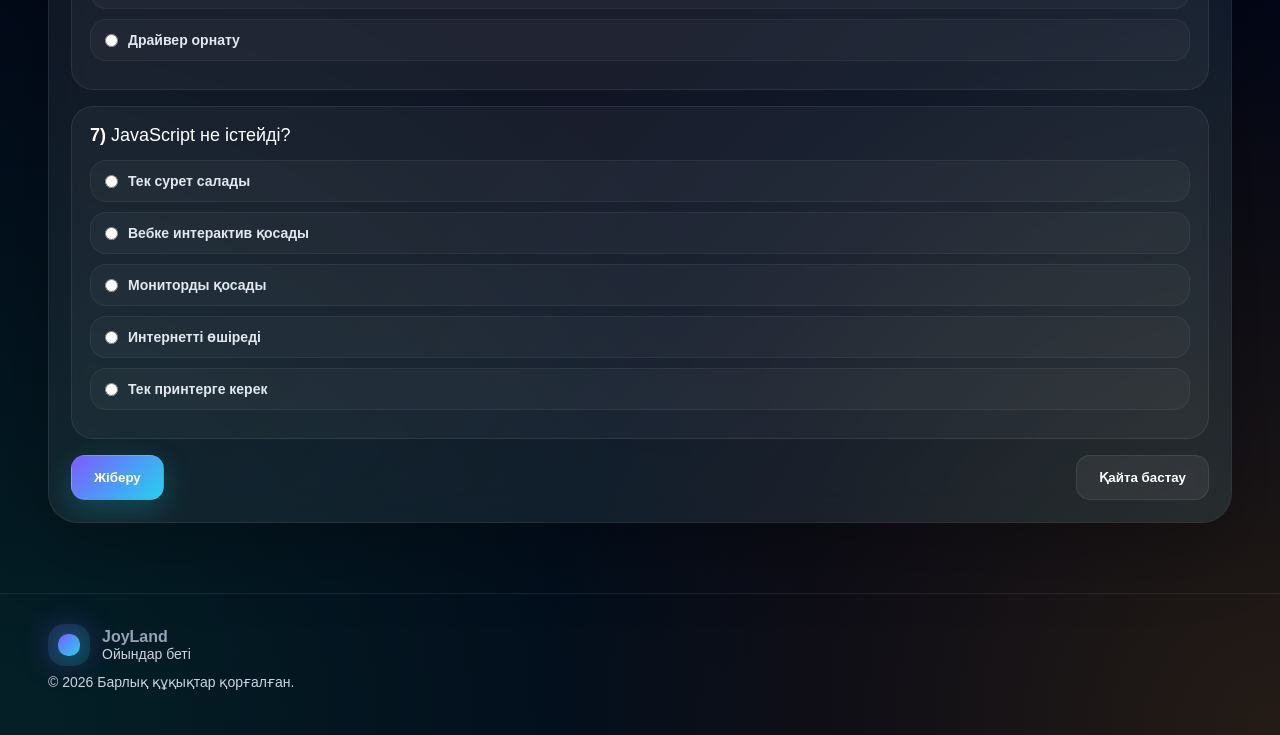
<file: ЧКВПРОЕКТ/games.html>
<!doctype html>
<html lang="kk">
<head>
  <meta charset="utf-8" />
  <meta name="viewport" content="width=device-width, initial-scale=1" />
  <title>JoyLand — Ойындар</title>

  <style>
    *{
      margin:0;
      padding:0;
      box-sizing:border-box;
      font-family:'Segoe UI', sans-serif;
    }

    body{
      min-height:100vh;
      color:#fff;
      overflow-x:hidden;
      background:
        radial-gradient(circle at top left, rgba(124,92,255,.25), transparent 25%),
        radial-gradient(circle at right center, rgba(34,211,238,.16), transparent 25%),
        radial-gradient(circle at bottom left, rgba(16,185,129,.15), transparent 20%),
        radial-gradient(circle at bottom right, rgba(245,158,11,.14), transparent 18%),
        linear-gradient(180deg, #040816 0%, #020617 100%);
      position:relative;
    }

    .container{
      width:100%;
      max-width:1500px;
      margin:0 auto;
      padding:0 32px;
      position:relative;
      z-index:2;
    }

    #bg{
      position:fixed;
      inset:0;
      width:100%;
      height:100%;
      z-index:0;
      opacity:.55;
      pointer-events:none;
    }

    .bg-blobs{
      position:fixed;
      inset:0;
      overflow:hidden;
      z-index:0;
      pointer-events:none;
    }

    .blob{
      position:absolute;
      border-radius:50%;
      filter:blur(80px);
      opacity:.28;
      animation:floatBlob 15s ease-in-out infinite;
    }

    .b1{
      width:340px;
      height:340px;
      left:-80px;
      top:120px;
      background:#7c5cff;
    }

    .b2{
      width:380px;
      height:380px;
      right:-100px;
      top:180px;
      background:#22d3ee;
      animation-delay:2s;
    }

    .b3{
      width:320px;
      height:320px;
      left:18%;
      bottom:-60px;
      background:#10b981;
      animation-delay:4s;
    }

    .b4{
      width:280px;
      height:280px;
      right:14%;
      bottom:-40px;
      background:#f59e0b;
      animation-delay:6s;
    }

    @keyframes floatBlob{
      0%,100%{transform:translateY(0) scale(1)}
      50%{transform:translateY(-30px) scale(1.08)}
    }

    .nav{
      position:sticky;
      top:0;
      z-index:10;
      backdrop-filter:blur(14px);
      background:rgba(5,10,25,.48);
      border-bottom:1px solid rgba(255,255,255,.07);
    }

    .nav-inner{
      min-height:84px;
      display:flex;
      justify-content:space-between;
      align-items:center;
      gap:20px;
    }

    .brand{
      display:flex;
      align-items:center;
      gap:14px;
    }

    .logo{
      width:54px;
      height:54px;
      display:grid;
      place-items:center;
      border-radius:16px;
      background:linear-gradient(135deg, rgba(124,92,255,.22), rgba(34,211,238,.18));
      box-shadow:0 0 28px rgba(124,92,255,.25);
      overflow:hidden;
      flex-shrink:0;
      position:relative;
    }

    .logo::before{
      content:"";
      width:28px;
      height:28px;
      border-radius:12px;
      background:linear-gradient(135deg,#7c5cff,#22d3ee);
      box-shadow:0 0 20px rgba(34,211,238,.35);
      display:block;
    }

    .logo.small{
      width:42px;
      height:42px;
    }

    .logo.small::before{
      width:22px;
      height:22px;
      border-radius:10px;
    }

    .brand-title{
      font-size:24px;
      font-weight:800;
      line-height:1.1;
    }

    .brand-sub{
      font-size:13px;
      color:#cbd5e1;
      margin-top:2px;
    }

    .menu{
      display:flex;
      align-items:center;
      flex-wrap:wrap;
      gap:10px;
    }

    .menu a{
      text-decoration:none;
      color:#dbeafe;
      padding:11px 16px;
      border-radius:12px;
      transition:.3s ease;
      font-weight:600;
    }

    .menu a:hover,
    .menu a.active{
      background:rgba(255,255,255,.08);
      transform:translateY(-2px);
      color:#fff;
    }

    .btn{
      display:inline-flex;
      align-items:center;
      justify-content:center;
      gap:8px;
      padding:14px 22px;
      border-radius:14px;
      border:1px solid rgba(255,255,255,.08);
      text-decoration:none;
      cursor:pointer;
      font-weight:700;
      transition:.35s ease;
      background:rgba(255,255,255,.06);
      color:#fff;
    }

    .btn:hover{
      transform:translateY(-3px);
      background:rgba(255,255,255,.1);
    }

    .btn-primary{
      background:linear-gradient(135deg,#7c5cff,#22d3ee);
      box-shadow:0 10px 30px rgba(34,211,238,.18);
      color:#fff;
    }

    .btn-primary:hover{
      box-shadow:0 18px 40px rgba(124,92,255,.28);
    }

    .w100{
      width:100%;
    }

    .mini{
      padding:10px 14px;
      font-size:14px;
      border-radius:12px;
    }

    .profile{
      position:relative;
    }

    .profile-btn{
      display:flex;
      align-items:center;
      gap:10px;
      background:rgba(255,255,255,.06);
      border:1px solid rgba(255,255,255,.08);
      color:#fff;
      border-radius:14px;
      padding:10px 14px;
      cursor:pointer;
    }

    .avatar{
      width:28px;
      height:28px;
      border-radius:50%;
      background:linear-gradient(135deg,#7c5cff,#22d3ee);
      display:inline-block;
    }

    .hello{
      display:flex;
      flex-direction:column;
      line-height:1.05;
      text-align:left;
    }

    .hi{
      font-size:11px;
      color:#cbd5e1;
    }

    .chev{
      opacity:.8;
    }

    .profile-menu{
      position:absolute;
      top:calc(100% + 10px);
      right:0;
      min-width:220px;
      display:none;
      flex-direction:column;
      gap:8px;
      padding:10px;
      border-radius:16px;
      background:rgba(10,15,30,.92);
      border:1px solid rgba(255,255,255,.08);
      box-shadow:0 15px 40px rgba(0,0,0,.3);
      backdrop-filter:blur(16px);
    }

    .profile-menu.show{
      display:flex;
    }

    .profile-menu a,
    .profile-menu button{
      width:100%;
      text-align:left;
      background:rgba(255,255,255,.04);
      border:1px solid rgba(255,255,255,.06);
      border-radius:12px;
      padding:12px 14px;
      color:#fff;
      text-decoration:none;
      cursor:pointer;
      font-weight:600;
    }

    .profile-menu .danger{
      color:#fecaca;
    }

    main, section, footer{
      position:relative;
      z-index:2;
    }

    #kids-corner{
      padding:44px 0 24px;
    }

    #quiz{
      padding:14px 0 70px;
    }

    .section-title{
      display:flex;
      justify-content:space-between;
      align-items:flex-end;
      gap:20px;
      flex-wrap:wrap;
      margin-bottom:22px;
    }

    .section-title h2{
      font-size:46px;
      font-weight:800;
      margin-bottom:8px;
    }

    .section-title p{
      color:#cbd5e1;
      font-size:17px;
    }

    .play-grid{
      display:grid;
      grid-template-columns:1fr 1fr;
      gap:24px;
      align-items:start;
    }

    .play-card,
    .quiz-card{
      position:relative;
      overflow:hidden;
      border-radius:30px;
      background:rgba(255,255,255,.06);
      border:1px solid rgba(255,255,255,.08);
      backdrop-filter:blur(18px);
      box-shadow:0 20px 80px rgba(0,0,0,.28);
      padding:22px;
      transition:.35s ease;
    }

    .play-card::before,
    .quiz-card::before{
      content:"";
      position:absolute;
      inset:0;
      background:linear-gradient(135deg, rgba(255,255,255,.06), transparent 35%, transparent 70%, rgba(34,211,238,.06));
      pointer-events:none;
    }

    .play-card > *,
    .quiz-card > *{
      position:relative;
      z-index:1;
    }

    .play-card:hover,
    .quiz-card:hover{
      transform:translateY(-6px);
      box-shadow:0 26px 90px rgba(0,0,0,.34);
    }

    .play-head{
      display:flex;
      gap:14px;
      align-items:flex-start;
      margin-bottom:16px;
    }

    .play-icon{
      width:48px;
      height:48px;
      border-radius:16px;
      display:grid;
      place-items:center;
      background:linear-gradient(135deg, rgba(124,92,255,.34), rgba(34,211,238,.24));
      border:1px solid rgba(255,255,255,.08);
      font-size:22px;
      flex-shrink:0;
    }

    .play-head h3{
      font-size:30px;
      margin-bottom:6px;
      font-weight:800;
    }

    .play-head p{
      color:#cbd5e1;
      font-size:15px;
    }

    label{
      display:block;
      margin:12px 0 8px;
      font-size:14px;
      font-weight:700;
      color:#e2e8f0;
    }

    input,
    textarea{
      width:100%;
      border:none;
      outline:none;
      border-radius:18px;
      padding:16px 18px;
      background:rgba(255,255,255,.08);
      border:1px solid rgba(255,255,255,.08);
      color:#fff;
      font-size:15px;
      transition:.3s ease;
    }

    input::placeholder,
    textarea::placeholder{
      color:#aebacf;
    }

    input:focus,
    textarea:focus{
      border-color:rgba(34,211,238,.45);
      box-shadow:0 0 0 4px rgba(34,211,238,.12);
      background:rgba(255,255,255,.11);
    }

    .result{
      margin-top:14px;
      padding:14px 16px;
      border-radius:18px;
      background:rgba(255,255,255,.04);
      border:1px solid rgba(255,255,255,.08);
      color:#e2e8f0;
    }

    .badge-card{
      display:flex;
      flex-direction:column;
      gap:14px;
      padding:16px;
      border-radius:20px;
      background:linear-gradient(135deg, rgba(124,92,255,.18), rgba(34,211,238,.16));
      border:1px solid rgba(255,255,255,.10);
    }

    .badge-top,
    .badge-bottom,
    .mini-status,
    .copy-row,
    .quiz-actions{
      display:flex;
      justify-content:space-between;
      align-items:center;
      gap:10px;
      flex-wrap:wrap;
    }

    .chip,
    .pill2{
      padding:8px 12px;
      border-radius:999px;
      background:rgba(255,255,255,.10);
      border:1px solid rgba(255,255,255,.08);
      font-size:13px;
      font-weight:700;
    }

    .badge-mid{
      display:flex;
      align-items:center;
      gap:14px;
    }

    .avatar-mini{
      width:52px;
      height:52px;
      border-radius:16px;
      background:linear-gradient(135deg,#7c5cff,#22d3ee);
    }

    .badge-name{
      font-size:24px;
      font-weight:800;
    }

    .badge-age{
      color:#cbd5e1;
      font-size:15px;
    }

    .confetti{
      min-height:1px;
    }

    .checks{
      margin:14px 0;
      display:grid;
      grid-template-columns:1fr 1fr;
      gap:10px;
    }

    .checks label{
      margin:0;
      display:flex;
      align-items:center;
      justify-content:space-between;
      gap:8px;
      padding:12px 14px;
      border-radius:16px;
      background:rgba(255,255,255,.04);
      border:1px solid rgba(255,255,255,.06);
      cursor:pointer;
    }

    .checks input{
      width:auto;
      box-shadow:none;
      accent-color:#38bdf8;
    }

    .copy-row input{
      flex:1;
    }

    .meter{
      height:14px;
      margin-top:12px;
      border-radius:999px;
      background:rgba(255,255,255,.06);
      border:1px solid rgba(255,255,255,.08);
      overflow:hidden;
    }

    .meter-bar{
      height:100%;
      width:0%;
      border-radius:999px;
      background:linear-gradient(135deg,#7c5cff,#22d3ee);
      transition:width .3s ease;
    }

    .tiny{
      color:#cbd5e1;
      font-size:14px;
    }

    .q{
      padding:18px;
      margin-bottom:16px;
      border-radius:22px;
      background:rgba(255,255,255,.04);
      border:1px solid rgba(255,255,255,.08);
    }

    .q p{
      font-size:18px;
      margin-bottom:14px;
      color:#fff;
    }

    .opt{
      display:flex;
      align-items:flex-start;
      gap:10px;
      margin:10px 0;
      padding:12px 14px;
      border-radius:16px;
      background:rgba(255,255,255,.03);
      border:1px solid rgba(255,255,255,.05);
      cursor:pointer;
      transition:.25s ease;
    }

    .opt:hover{
      background:rgba(255,255,255,.06);
    }

    .opt input{
      width:auto;
      margin-top:2px;
      accent-color:#38bdf8;
    }

    footer{
      padding:30px 0 45px;
      border-top:1px solid rgba(255,255,255,.06);
      color:#94a3b8;
    }

    .foot{
      display:flex;
      justify-content:space-between;
      align-items:center;
      gap:16px;
      flex-wrap:wrap;
    }

    .foot-left{
      display:flex;
      flex-direction:column;
      gap:8px;
    }

    .foot-brand{
      display:flex;
      align-items:center;
      gap:12px;
    }

    .toast{
      position:fixed;
      right:20px;
      bottom:20px;
      z-index:999;
      display:none;
      min-width:260px;
      max-width:360px;
      padding:14px 16px;
      border-radius:16px;
      background:rgba(10,15,30,.94);
      border:1px solid rgba(255,255,255,.08);
      box-shadow:0 18px 40px rgba(0,0,0,.35);
      backdrop-filter:blur(16px);
      color:#fff;
      flex-direction:column;
      gap:6px;
    }

    .toast.show{
      display:flex;
    }

    @media(max-width:1100px){
      .play-grid{
        grid-template-columns:1fr;
      }
    }

    @media(max-width:760px){
      .container{
        padding:0 18px;
      }

      .nav-inner{
        flex-direction:column;
        align-items:flex-start;
        padding:14px 0;
      }

      .menu{
        width:100%;
      }

      .section-title h2{
        font-size:34px;
      }

      .play-card,
      .quiz-card{
        padding:18px;
        border-radius:24px;
      }

      .play-head h3{
        font-size:24px;
      }

      .checks{
        grid-template-columns:1fr;
      }

      .q{
        padding:14px;
      }

      .q p{
        font-size:16px;
      }

      .menu a{
        padding:10px 12px;
      }
    }
    /* ---- */
  :root{
    --bg-main:#040816;
    --bg-end:#020617;
    --text-main:#ffffff;
    --text-muted:#cbd5e1;
    --nav-bg:rgba(5,10,25,.48);
    --menu-text:#dbeafe;
    --menu-hover-text:#ffffff;
    --menu-hover-bg:rgba(255,255,255,.08);

    --card-bg:rgba(255,255,255,.06);
    --card-border:rgba(255,255,255,.08);
    --card-soft:rgba(255,255,255,.04);

    --input-bg:rgba(255,255,255,.08);
    --input-text:#ffffff;
    --input-border:rgba(255,255,255,.08);

    --section-muted:#94a3b8;
    --pill-text:#e2e8f0;

    --chat-bg:#0f172a;
    --chat-inner:#0b1020;
    --chat-input-bg:#111827;
    --bot-bg:#1e293b;
    --user-bg:#22d3ee;
    --user-text:#000000;

    --footer-text:#94a3b8;
  }

  body.light-mode{
    --bg-main:#f8fafc;
    --bg-end:#e2e8f0;
    --text-main:#0f172a;
    --text-muted:#475569;
    --nav-bg:rgba(255,255,255,.84);
    --menu-text:#0f172a;
    --menu-hover-text:#0f172a;
    --menu-hover-bg:rgba(15,23,42,.08);

    --card-bg:rgba(255,255,255,.88);
    --card-border:rgba(15,23,42,.08);
    --card-soft:rgba(15,23,42,.04);

    --input-bg:#ffffff;
    --input-text:#0f172a;
    --input-border:#cbd5e1;

    --section-muted:#475569;
    --pill-text:#0f172a;

    --chat-bg:#ffffff;
    --chat-inner:#f1f5f9;
    --chat-input-bg:#e2e8f0;
    --bot-bg:#e2e8f0;
    --user-bg:#22d3ee;
    --user-text:#0f172a;

    --footer-text:#475569;
  }

  *{
    margin:0;
    padding:0;
    box-sizing:border-box;
    font-family:'Segoe UI', sans-serif;
  }

  html{
    scroll-behavior:smooth;
  }

  body{
    min-height:100vh;
    color:var(--text-main);
    overflow-x:hidden;
    background:
      radial-gradient(circle at top left, rgba(124,92,255,.25), transparent 25%),
      radial-gradient(circle at right center, rgba(34,211,238,.16), transparent 25%),
      radial-gradient(circle at bottom left, rgba(16,185,129,.15), transparent 20%),
      radial-gradient(circle at bottom right, rgba(245,158,11,.14), transparent 18%),
      linear-gradient(180deg, var(--bg-main) 0%, var(--bg-end) 100%);
    transition:background .35s ease,color .35s ease;
  }

  .container{
    width:100%;
    max-width:100%;
    padding:0 48px;
    position:relative;
    z-index:2;
  }

  .bg-blobs{
    position:fixed;
    inset:0;
    overflow:hidden;
    z-index:0;
    pointer-events:none;
  }

  .blob{
    position:absolute;
    border-radius:50%;
    filter:blur(70px);
    opacity:.35;
    animation:floatBlob 14s ease-in-out infinite;
  }

  .blob1{
    width:320px;
    height:320px;
    background:#7c5cff;
    top:80px;
    left:-80px;
  }

  .blob2{
    width:360px;
    height:360px;
    background:#22d3ee;
    top:220px;
    right:-100px;
    animation-delay:2s;
  }

  .blob3{
    width:300px;
    height:300px;
    background:#14b8a6;
    bottom:40px;
    left:20%;
    animation-delay:4s;
  }

  .blob4{
    width:260px;
    height:260px;
    background:#f59e0b;
    bottom:-40px;
    right:18%;
    animation-delay:6s;
  }

  @keyframes floatBlob{
    0%,100%{ transform:translateY(0) scale(1); }
    50%{ transform:translateY(-30px) scale(1.08); }
  }

  .particles{
    position:fixed;
    inset:0;
    z-index:1;
    pointer-events:none;
    overflow:hidden;
  }

  .particle{
    position:absolute;
    border-radius:50%;
    background:rgba(255,255,255,.22);
    box-shadow:0 0 18px rgba(255,255,255,.18);
    animation:rise linear infinite;
  }

  .particle:nth-child(1){ width:8px;height:8px;left:8%;animation-duration:16s;animation-delay:0s;top:100%; }
  .particle:nth-child(2){ width:14px;height:14px;left:16%;animation-duration:20s;animation-delay:3s;top:100%; }
  .particle:nth-child(3){ width:10px;height:10px;left:25%;animation-duration:18s;animation-delay:1s;top:100%; }
  .particle:nth-child(4){ width:18px;height:18px;left:34%;animation-duration:22s;animation-delay:6s;top:100%; }
  .particle:nth-child(5){ width:12px;height:12px;left:48%;animation-duration:19s;animation-delay:2s;top:100%; }
  .particle:nth-child(6){ width:16px;height:16px;left:58%;animation-duration:24s;animation-delay:4s;top:100%; }
  .particle:nth-child(7){ width:9px;height:9px;left:67%;animation-duration:17s;animation-delay:7s;top:100%; }
  .particle:nth-child(8){ width:15px;height:15px;left:78%;animation-duration:23s;animation-delay:5s;top:100%; }
  .particle:nth-child(9){ width:11px;height:11px;left:87%;animation-duration:21s;animation-delay:1s;top:100%; }
  .particle:nth-child(10){ width:20px;height:20px;left:94%;animation-duration:26s;animation-delay:8s;top:100%; }

  @keyframes rise{
    0%{
      transform:translateY(0) scale(.8);
      opacity:0;
    }
    15%{
      opacity:.8;
    }
    100%{
      transform:translateY(-110vh) scale(1.15);
      opacity:0;
    }
  }

  .nav{
    position:sticky;
    top:0;
    z-index:10;
    backdrop-filter:blur(14px);
    background:var(--nav-bg);
    border-bottom:1px solid var(--card-border);
    transition:background .35s ease,border-color .35s ease;
  }

  .nav-inner{
    min-height:84px;
    display:flex;
    align-items:center;
    justify-content:space-between;
    gap:20px;
  }

  .brand{
    display:flex;
    align-items:center;
    gap:14px;
    animation:fadeUp .8s ease both;
  }

  .brand-logo{
    width:52px;
    height:52px;
    border-radius:16px;
    display:grid;
    place-items:center;
    background:linear-gradient(135deg,#7c5cff,#22d3ee);
    box-shadow:0 0 25px rgba(124,92,255,.45);
    font-size:24px;
  }

  .brand h2{
    font-size:22px;
    line-height:1;
    margin-bottom:3px;
    color:var(--text-main);
  }

  .brand p{
    font-size:13px;
    color:var(--text-muted);
  }

  .menu{
    display:flex;
    align-items:center;
    flex-wrap:wrap;
    gap:10px;
  }

  .menu a{
    color:var(--menu-text);
    text-decoration:none;
    padding:11px 16px;
    border-radius:12px;
    transition:.3s ease;
    font-weight:500;
  }

  .menu a:hover{
    background:var(--menu-hover-bg);
    color:var(--menu-hover-text);
    transform:translateY(-2px);
  }

  .btn{
    display:inline-flex;
    align-items:center;
    justify-content:center;
    gap:8px;
    padding:14px 22px;
    border-radius:14px;
    text-decoration:none;
    font-weight:700;
    transition:.35s ease;
    border:1px solid var(--card-border);
  }

  .btn-primary{
    background:linear-gradient(135deg,#7c5cff,#22d3ee);
    color:#fff;
    box-shadow:0 10px 30px rgba(34,211,238,.22);
  }

  .btn-primary:hover{
    transform:translateY(-3px) scale(1.02);
    box-shadow:0 16px 40px rgba(124,92,255,.35);
  }

  .btn-secondary{
    background:var(--card-bg);
    color:var(--text-main);
    backdrop-filter:blur(12px);
  }

  .btn-secondary:hover{
    transform:translateY(-3px);
    background:var(--card-soft);
  }

  .hero{
    min-height:92vh;
    display:flex;
    align-items:center;
    padding:40px 0 70px;
  }

  .hero-grid{
    display:grid;
    grid-template-columns:1.35fr .95fr;
    gap:30px;
    width:100%;
  }

  .card{
    position:relative;
    overflow:hidden;
    background:var(--card-bg);
    border:1px solid var(--card-border);
    backdrop-filter:blur(18px);
    border-radius:28px;
    box-shadow:0 12px 60px rgba(0,0,0,.25);
    transition:.35s ease, background .35s ease, border-color .35s ease;
  }

  .card::before{
    content:"";
    position:absolute;
    inset:0;
    background:linear-gradient(135deg, rgba(255,255,255,.07), transparent 35%, transparent 65%, rgba(34,211,238,.07));
    pointer-events:none;
  }

  .card:hover{
    transform:translateY(-6px);
    box-shadow:0 18px 70px rgba(0,0,0,.34);
  }

  .hero-main{
    padding:56px;
    animation:fadeUp 1s ease .15s both;
  }

  .hero-main h1{
    font-size:64px;
    line-height:1.05;
    margin-bottom:22px;
    max-width:900px;
    color:var(--text-main);
  }

  .hero-main p{
    font-size:20px;
    color:var(--text-muted);
    max-width:850px;
    line-height:1.7;
    margin-bottom:28px;
  }

  .hero-actions{
    display:flex;
    flex-wrap:wrap;
    gap:14px;
    margin-bottom:28px;
  }

  .pill-row{
    display:flex;
    flex-wrap:wrap;
    gap:12px;
  }

  .pill{
    padding:12px 16px;
    border-radius:999px;
    background:var(--card-bg);
    border:1px solid var(--card-border);
    color:var(--pill-text);
    font-size:14px;
    animation:pulseGlow 3s ease-in-out infinite;
  }

  .hero-side{
    padding:34px;
    animation:fadeUp 1s ease .35s both;
  }

  .hero-side h3{
    font-size:28px;
    margin-bottom:20px;
    color:var(--text-main);
  }

  .offer{
    display:flex;
    justify-content:space-between;
    align-items:center;
    gap:14px;
    padding:18px;
    border-radius:18px;
    margin-bottom:14px;
    background:var(--card-soft);
    border:1px solid var(--card-border);
    transition:.3s ease;
  }

  .offer:hover{
    transform:translateX(6px);
    background:var(--card-bg);
  }

  .offer strong{
    display:block;
    margin-bottom:6px;
    font-size:17px;
    color:var(--text-main);
  }

  .offer span{
    color:var(--text-muted);
    font-size:14px;
  }

  .badge{
    min-width:76px;
    text-align:center;
    padding:10px 12px;
    border-radius:999px;
    background:linear-gradient(135deg, rgba(124,92,255,.35), rgba(34,211,238,.25));
    border:1px solid var(--card-border);
    font-weight:700;
    color:var(--text-main);
  }

  .side-actions{
    display:flex;
    gap:12px;
    flex-wrap:wrap;
    margin-top:18px;
  }

  section.content{
    padding:20px 0 90px;
  }

  .section-title{
    margin-bottom:28px;
    animation:fadeUp .8s ease both;
  }

  .section-title h2{
    font-size:42px;
    margin-bottom:8px;
    color:var(--text-main);
  }

  .section-title p{
    color:var(--section-muted);
    font-size:18px;
  }

  .grid-3{
    display:grid;
    grid-template-columns:repeat(3, 1fr);
    gap:24px;
  }

  .feature{
    padding:30px;
    border-radius:24px;
    background:var(--card-soft);
    border:1px solid var(--card-border);
    backdrop-filter:blur(14px);
    transition:.35s ease;
    animation:fadeUp .9s ease both;
  }

  .feature:nth-child(2){ animation-delay:.15s; }
  .feature:nth-child(3){ animation-delay:.3s; }

  .feature:hover{
    transform:translateY(-8px) scale(1.01);
    box-shadow:0 16px 40px rgba(0,0,0,.25);
  }

  .icon{
    width:62px;
    height:62px;
    border-radius:18px;
    display:grid;
    place-items:center;
    margin-bottom:16px;
    font-size:28px;
    background:linear-gradient(135deg, rgba(124,92,255,.35), rgba(34,211,238,.22));
    box-shadow:0 0 24px rgba(124,92,255,.2);
    animation:pulseGlow 3s ease-in-out infinite;
  }

  .feature h4{
    font-size:24px;
    margin-bottom:10px;
    color:var(--text-main);
  }

  .feature p{
    color:var(--text-muted);
    line-height:1.7;
    font-size:16px;
  }

  footer{
    padding:30px 0 45px;
    border-top:1px solid var(--card-border);
    color:var(--footer-text);
    position:relative;
    z-index:2;
  }

  .foot{
    display:flex;
    justify-content:space-between;
    align-items:center;
    gap:16px;
    flex-wrap:wrap;
  }

  @keyframes fadeUp{
    from{
      opacity:0;
      transform:translateY(28px);
    }
    to{
      opacity:1;
      transform:translateY(0);
    }
  }

  @keyframes pulseGlow{
    0%,100%{
      box-shadow:0 0 0 rgba(34,211,238,0);
    }
    50%{
      box-shadow:0 0 22px rgba(34,211,238,.2);
    }
  }

  .chatbot-toggle{
    position:fixed;
    right:24px;
    bottom:24px;
    width:60px;
    height:60px;
    border-radius:50%;
    display:flex;
    align-items:center;
    justify-content:center;
    font-size:28px;
    cursor:pointer;
    z-index:9999;
    background:linear-gradient(135deg,#7c5cff,#22d3ee);
    color:#fff;
    box-shadow:0 10px 30px rgba(0,0,0,.3);
  }

  .chatbot-box{
    position:fixed;
    right:24px;
    bottom:96px;
    width:340px;
    max-height:500px;
    background:var(--chat-bg);
    border:1px solid var(--card-border);
    border-radius:18px;
    overflow:hidden;
    display:none;
    flex-direction:column;
    z-index:9999;
    box-shadow:0 20px 50px rgba(0,0,0,.4);
  }

  .chatbot-box.show{
    display:flex;
  }

  .chatbot-header{
    display:flex;
    justify-content:space-between;
    align-items:center;
    padding:14px 16px;
    background:linear-gradient(135deg,#7c5cff,#22d3ee);
    color:#fff;
    font-weight:700;
  }

  .chatbot-header button{
    background:none;
    border:none;
    color:#fff;
    font-size:16px;
    cursor:pointer;
  }

  .chatbot-messages{
    padding:14px;
    overflow-y:auto;
    flex:1;
    display:flex;
    flex-direction:column;
    gap:10px;
    background:var(--chat-inner);
  }

  .bot-msg,
  .user-msg{
    padding:10px 12px;
    border-radius:12px;
    max-width:85%;
    line-height:1.4;
  }

  .bot-msg{
    background:var(--bot-bg);
    color:var(--text-main);
    align-self:flex-start;
  }

  .user-msg{
    background:var(--user-bg);
    color:var(--user-text);
    align-self:flex-end;
  }

  .chatbot-input-row{
    display:flex;
    gap:8px;
    padding:12px;
    background:var(--chat-input-bg);
  }

  .chatbot-input-row input{
    flex:1;
    padding:10px 12px;
    border-radius:10px;
    border:1px solid var(--input-border);
    background:var(--input-bg);
    color:var(--input-text);
  }

  .chatbot-input-row button{
    padding:10px 14px;
    border:none;
    border-radius:10px;
    background:linear-gradient(135deg,#7c5cff,#22d3ee);
    color:#fff;
    cursor:pointer;
  }

  .theme-toggle-floating{
    position:fixed;
    right:24px;
    bottom:96px;
    width:56px;
    height:56px;
    border-radius:50%;
    display:flex;
    align-items:center;
    justify-content:center;
    cursor:pointer;
    z-index:9999;
    background:linear-gradient(135deg,#7c5cff,#22d3ee);
    color:#fff;
    font-size:24px;
    box-shadow:0 10px 30px rgba(0,0,0,.3);
    transition:.3s ease;
  }

  .theme-toggle-floating:hover{
    transform:translateY(-3px) scale(1.05);
  }

  @media(max-width:1100px){
    .hero-main h1{
      font-size:50px;
    }

    .hero-grid{
      grid-template-columns:1fr;
    }
  }

  @media(max-width:760px){
    .container{
      padding:0 20px;
    }

    .nav-inner{
      align-items:flex-start;
      padding:14px 0;
      flex-direction:column;
    }

    .menu{
      width:100%;
    }

    .hero-main{
      padding:32px 24px;
    }

    .hero-side{
      padding:24px 20px;
    }

    .hero-main h1{
      font-size:36px;
    }

    .hero-main p{
      font-size:16px;
    }

    .grid-3{
      grid-template-columns:1fr;
    }

    .section-title h2{
      font-size:32px;
    }
  }
  </style>
</head>
<body>

  <canvas id="bg"></canvas>

  <div class="bg-blobs" aria-hidden="true">
    <span class="blob b1"></span>
    <span class="blob b2"></span>
    <span class="blob b3"></span>
    <span class="blob b4"></span>
  </div>

  <div class="nav">
    <div class="container nav-inner">
      <div class="brand">
        <div class="logo" aria-hidden="true"></div>
        <div>
          <div class="brand-title">JoyLand</div>
          <div class="brand-sub">Балалар ойын орталығы</div>
        </div>
      </div>

      <div class="menu">
        <a href="index.html">Басты</a>
        <a href="services.html">Қызметтер</a>
        <a href="prices.html">Бағалар</a>
        <a href="gallery.html">Галерея</a>
        <a class="active" href="games.html">Ойындар</a>
        <a href="reviews.html">Пікірлер</a>
        <a href="contacts.html">Байланыс</a>
        <a class="btn btn-primary" href="booking.html">Брондау</a>

        <div class="profile" id="profileWrap" style="display:none;">
          <button class="profile-btn" id="profileBtn" type="button">
            <span class="avatar" aria-hidden="true"></span>
            <span class="hello">
              <span class="hi">Сәлем,</span>
              <b id="profileName">Пайдаланушы</b>
            </span>
            <span class="chev" aria-hidden="true">▾</span>
          </button>

          <div class="profile-menu" id="profileMenu">
            <a href="booking.html">📅 Брондау</a>
            <a href="contacts.html">📍 Байланыс</a>
            <button type="button" class="danger" id="logoutBtn">Шығу</button>
          </div>
        </div>
      </div>
    </div>
  </div>

  <main>
    <section id="kids-corner">
      <div class="container">
        <div class="section-title">
          <h2>🎮 Kids Corner</h2>
          <p>Қысқа ойындар мен интерактив — көңілді уақыт!</p>
        </div>

        <div class="play-grid">

          <div class="play-card">
            <div class="play-head">
              <div class="play-icon">🎟️</div>
              <div>
                <h3>Қонақ билеті</h3>
                <p>Атың мен жасыңды енгіз — VIP бейдж шығады</p>
              </div>
            </div>

            <label>Атың</label>
            <input id="kidName" placeholder="Мысалы: Алина" />

            <label>Жасың</label>
            <input id="kidAge" type="number" min="1" max="14" placeholder="7" />

            <button class="btn btn-primary w100" id="makeBadge" type="button">Бейдж жасау</button>

            <div class="result" id="badgeResult" style="display:none;">
              <div class="badge-card">
                <div class="badge-top">
                  <b>JOYLAND PASS</b>
                  <span class="chip" id="vipChip">VIP</span>
                </div>
                <div class="badge-mid">
                  <div class="avatar-mini" aria-hidden="true"></div>
                  <div>
                    <div class="badge-name" id="bName">—</div>
                    <div class="badge-age" id="bAge">—</div>
                  </div>
                </div>
                <div class="badge-bottom">
                  <span>🎈 Қош келдің!</span>
                  <span id="bStars">⭐️⭐️⭐️</span>
                </div>
              </div>
            </div>
          </div>

          <div class="play-card">
            <div class="play-head">
              <div class="play-icon">🧰</div>
              <div>
                <h3>Қазына тап! (1–10)</h3>
                <p>3 мүмкіндік. Дұрыс тапсаң — конфетти!</p>
              </div>
            </div>

            <label>Болжам</label>
            <input id="guess" type="number" min="1" max="10" placeholder="5" />

            <button class="btn btn-primary w100" id="checkGuess" type="button">Тексеру</button>

            <div class="mini-status">
              <span>Мүмкіндік: <b id="tries">3</b></span>
              <button class="btn mini" id="resetGuess" type="button">Қайта бастау</button>
            </div>

            <div class="result" id="guessMsg">Ойынды бастау үшін сан енгіз 🙂</div>
            <div class="confetti" id="confetti" aria-hidden="true"></div>
          </div>

          <div class="play-card">
            <div class="play-head">
              <div class="play-icon">🔐</div>
              <div>
                <h3>Құпия код генераторы</h3>
                <p>Параметр таңда да бір кнопкамен жаса</p>
              </div>
            </div>

            <label>Ұзындығы</label>
            <input id="plen" type="number" min="6" max="32" value="12" />

            <div class="checks">
              <label><input id="pNum" type="checkbox" checked /> Сандар</label>
              <label><input id="pLow" type="checkbox" checked /> Кіші әріп</label>
              <label><input id="pUp" type="checkbox" checked /> Бас әріп</label>
              <label><input id="pSym" type="checkbox" checked /> Арнайы таңба</label>
            </div>

            <button class="btn btn-primary w100" id="genPass" type="button">Жасау</button>

            <div class="copy-row">
              <input id="passOut" readonly placeholder="Мұнда шығады..." />
              <button class="btn mini" id="copyPass" type="button">Көшіру</button>
            </div>

            <div class="result tiny" id="passTip">Кеңес: 12–16 ұзындық — ең жақсы ✅</div>
          </div>

          <div class="play-card">
            <div class="play-head">
              <div class="play-icon">🛡️</div>
              <div>
                <h3>Пароль күшін тексеру</h3>
                <p>Жолақ көрсетеді + деңгей шығарады</p>
              </div>
            </div>

            <label>Пароль</label>
            <input id="pcheck" type="password" placeholder="••••••••" />

            <div class="meter">
              <div class="meter-bar" id="meterBar"></div>
            </div>

            <div class="mini-status">
              <span>Күші: <b id="meterText">0%</b></span>
              <span class="pill2" id="meterPill">—</span>
            </div>

            <div class="result tiny" id="meterHint">Ұзын + әріп + сан + таңба = күшті 💪</div>
          </div>

        </div>
      </div>
    </section>
  </main>

  <section id="quiz">
    <div class="container">
      <div class="section-title">
        <h2>🧠 Викторина (7 сұрақ)</h2>
        <p>Жауап беріп көр — соңында нәтиже шығады ✅</p>
      </div>

      <div class="quiz-card">
        <form id="quizForm">

          <div class="q">
            <p><b>1)</b> CPU деген не?</p>
            <label class="opt"><input type="radio" name="q1" value="a"><span>Қатты диск</span></label>
            <label class="opt"><input type="radio" name="q1" value="b"><span>Процессор</span></label>
            <label class="opt"><input type="radio" name="q1" value="c"><span>Монитор</span></label>
            <label class="opt"><input type="radio" name="q1" value="d"><span>Принтер</span></label>
            <label class="opt"><input type="radio" name="q1" value="e"><span>Браузер</span></label>
          </div>

          <div class="q">
            <p><b>2)</b> RAM не үшін керек?</p>
            <label class="opt"><input type="radio" name="q2" value="a"><span>Экран жарықтығы</span></label>
            <label class="opt"><input type="radio" name="q2" value="b"><span>Уақытша жады (жұмыс кезінде)</span></label>
            <label class="opt"><input type="radio" name="q2" value="c"><span>Файлды басып шығару</span></label>
            <label class="opt"><input type="radio" name="q2" value="d"><span>Интернет өшіру</span></label>
            <label class="opt"><input type="radio" name="q2" value="e"><span>Қуат беру</span></label>
          </div>

          <div class="q">
            <p><b>3)</b> SSD мен HDD айырмашылығы?</p>
            <label class="opt"><input type="radio" name="q3" value="a"><span>SSD баяу, HDD тез</span></label>
            <label class="opt"><input type="radio" name="q3" value="b"><span>SSD жылдам, HDD баяу</span></label>
            <label class="opt"><input type="radio" name="q3" value="c"><span>Екеуі бірдей</span></label>
            <label class="opt"><input type="radio" name="q3" value="d"><span>SSD тек ойынға</span></label>
            <label class="opt"><input type="radio" name="q3" value="e"><span>HDD тек телефонға</span></label>
          </div>

          <div class="q">
            <p><b>4)</b> URL деген не?</p>
            <label class="opt"><input type="radio" name="q4" value="a"><span>Компьютер атауы</span></label>
            <label class="opt"><input type="radio" name="q4" value="b"><span>Сайттың адресі</span></label>
            <label class="opt"><input type="radio" name="q4" value="c"><span>Вирус түрі</span></label>
            <label class="opt"><input type="radio" name="q4" value="d"><span>Экран өлшемі</span></label>
            <label class="opt"><input type="radio" name="q4" value="e"><span>Құпиясөз</span></label>
          </div>

          <div class="q">
            <p><b>5)</b> HTML не?</p>
            <label class="opt"><input type="radio" name="q5" value="a"><span>Операциялық жүйе</span></label>
            <label class="opt"><input type="radio" name="q5" value="b"><span>Веб-беттің құрылым тілі</span></label>
            <label class="opt"><input type="radio" name="q5" value="c"><span>Антивирус</span></label>
            <label class="opt"><input type="radio" name="q5" value="d"><span>Видео формат</span></label>
            <label class="opt"><input type="radio" name="q5" value="e"><span>Дерекқор</span></label>
          </div>

          <div class="q">
            <p><b>6)</b> CSS не үшін қолданылады?</p>
            <label class="opt"><input type="radio" name="q6" value="a"><span>Сайтты сәндеу үшін</span></label>
            <label class="opt"><input type="radio" name="q6" value="b"><span>Файлды өшіру үшін</span></label>
            <label class="opt"><input type="radio" name="q6" value="c"><span>Вирус жасау</span></label>
            <label class="opt"><input type="radio" name="q6" value="d"><span>Сервер қосу</span></label>
            <label class="opt"><input type="radio" name="q6" value="e"><span>Драйвер орнату</span></label>
          </div>

          <div class="q">
            <p><b>7)</b> JavaScript не істейді?</p>
            <label class="opt"><input type="radio" name="q7" value="a"><span>Тек сурет салады</span></label>
            <label class="opt"><input type="radio" name="q7" value="b"><span>Вебке интерактив қосады</span></label>
            <label class="opt"><input type="radio" name="q7" value="c"><span>Мониторды қосады</span></label>
            <label class="opt"><input type="radio" name="q7" value="d"><span>Интернетті өшіреді</span></label>
            <label class="opt"><input type="radio" name="q7" value="e"><span>Тек принтерге керек</span></label>
          </div>

          <div class="quiz-actions">
            <button class="btn btn-primary" type="button" id="submitQuiz">Жіберу</button>
            <button class="btn" type="button" id="resetQuiz">Қайта бастау</button>
          </div>

          <div class="result" id="quizResult" style="display:none;"></div>

        </form>
      </div>
    </div>
  </section>

  <footer>
    <div class="container foot">
      <div class="foot-left">
        <div class="foot-brand">
          <div class="logo small" aria-hidden="true"></div>
          <div><b>JoyLand</b><div class="tiny">Ойындар беті</div></div>
        </div>
        <div class="tiny">© <span id="y"></span> Барлық құқықтар қорғалған.</div>
      </div>
    </div>
  </footer>

  <div class="toast" id="toast"><b id="toastTitle"></b><span id="toastText"></span></div>

  <script>
    const canvas = document.getElementById('bg');
    const ctx = canvas.getContext('2d');

    function resizeCanvas() {
      canvas.width = window.innerWidth;
      canvas.height = window.innerHeight;
    }
    resizeCanvas();
    window.addEventListener('resize', resizeCanvas);

    const points = Array.from({ length: 70 }, () => ({
      x: Math.random() * window.innerWidth,
      y: Math.random() * window.innerHeight,
      vx: (Math.random() - 0.5) * 0.45,
      vy: (Math.random() - 0.5) * 0.45,
      r: Math.random() * 2.2 + 1
    }));

    function animate() {
      ctx.clearRect(0, 0, canvas.width, canvas.height);

      for (let i = 0; i < points.length; i++) {
        const p = points[i];
        p.x += p.vx;
        p.y += p.vy;

        if (p.x < 0 || p.x > canvas.width) p.vx *= -1;
        if (p.y < 0 || p.y > canvas.height) p.vy *= -1;

        ctx.beginPath();
        ctx.arc(p.x, p.y, p.r, 0, Math.PI * 2);
        ctx.fillStyle = 'rgba(255,255,255,0.35)';
        ctx.fill();

        for (let j = i + 1; j < points.length; j++) {
          const q = points[j];
          const dx = p.x - q.x;
          const dy = p.y - q.y;
          const dist = Math.sqrt(dx * dx + dy * dy);

          if (dist < 120) {
            ctx.beginPath();
            ctx.moveTo(p.x, p.y);
            ctx.lineTo(q.x, q.y);
            ctx.strokeStyle = 'rgba(255,255,255,' + (0.08 - dist / 1800) + ')';
            ctx.lineWidth = 1;
            ctx.stroke();
          }
        }
      }

      requestAnimationFrame(animate);
    }

    animate();

    const profileBtn = document.getElementById('profileBtn');
    const profileMenu = document.getElementById('profileMenu');

    if (profileBtn && profileMenu) {
      profileBtn.addEventListener('click', () => {
        profileMenu.classList.toggle('show');
      });

      document.addEventListener('click', (e) => {
        if (!e.target.closest('#profileWrap')) {
          profileMenu.classList.remove('show');
        }
      });
    }

    const y = document.getElementById('y');
    if (y) y.textContent = new Date().getFullYear();
  </script>
  <div class="chatbot-toggle" id="chatbotToggle">💬</div>
  <div class="theme-toggle-floating" id="themeToggle">☀️</div>

<div class="chatbot-box" id="chatbotBox">
  <div class="chatbot-header">
    <span>JoyLand Bot</span>
    <button id="chatbotClose" type="button">✖</button>
  </div>

  <div class="chatbot-messages" id="chatbotMessages">
    <div class="bot-msg">Сәлем! Мен JoyLand көмекшісімін 👋</div>
  </div>

  <div class="chatbot-input-row">
    <input type="text" id="chatbotInput" placeholder="Сұрағыңызды жазыңыз..." />
    <button id="chatbotSend" type="button">Жіберу</button>
  </div>
</div>

<script src="chatbot.js"></script>
<script src="darklight.js"></script>

  <script src="script.js"></script>
  <script src="games.js"></script>
  <script src="quiz.js"></script>
</body>
</html>
</file>
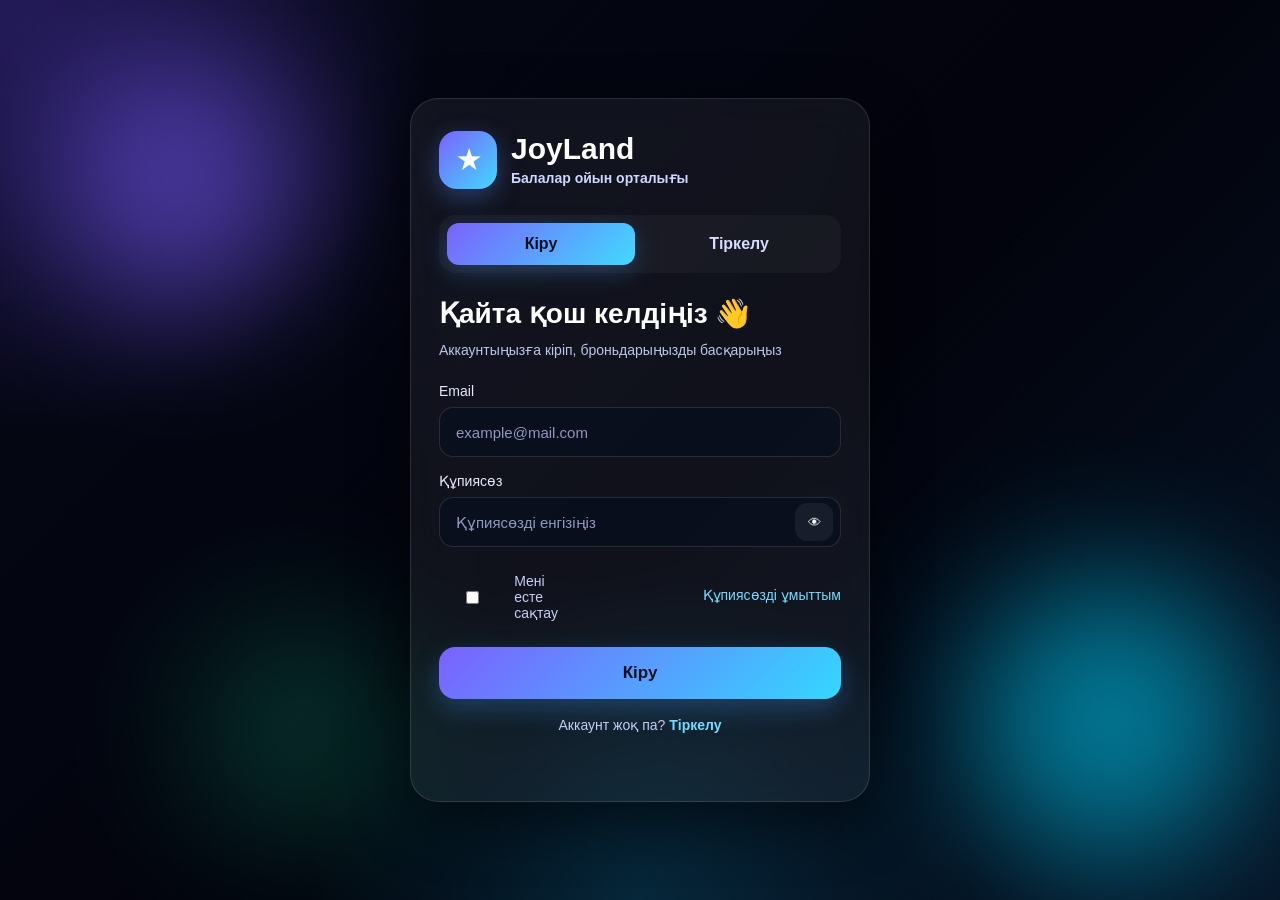
<file: ЧКВПРОЕКТ/index1.html>
<!DOCTYPE html>
<html lang="kk">
<head>
  <meta charset="UTF-8" />
  <meta name="viewport" content="width=device-width, initial-scale=1.0" />
  <title>JoyLand | Кіру / Тіркелу</title>
  <link rel="stylesheet" href="style.css" />
</head>
<body>
  <div class="bg-blur blur-1"></div>
  <div class="bg-blur blur-2"></div>
  <div class="bg-blur blur-3"></div>

  <main class="auth-page">
    <div class="auth-card">
      <div class="brand">
        <div class="brand-logo">★</div>
        <div class="brand-text">
          <h1>JoyLand</h1>
          <p>Балалар ойын орталығы</p>
        </div>
      </div>

      <div class="tabs">
        <button class="tab-btn active" id="loginTab">Кіру</button>
        <button class="tab-btn" id="registerTab">Тіркелу</button>
      </div>

      <!-- КІРУ ФОРМАСЫ -->
      <form class="form active" id="loginForm">
        <h2>Қайта қош келдіңіз 👋</h2>
        <p class="subtitle">Аккаунтыңызға кіріп, броньдарыңызды басқарыңыз</p>

        <div class="input-group">
          <label for="loginEmail">Email</label>
          <input type="email" id="loginEmail" placeholder="example@mail.com" required />
        </div>

        <div class="input-group">
          <label for="loginPassword">Құпиясөз</label>
          <div class="password-box">
            <input type="password" id="loginPassword" placeholder="Құпиясөзді енгізіңіз" required />
            <button type="button" class="toggle-password" data-target="loginPassword">👁</button>
          </div>
        </div>

        <div class="form-row">
          <label class="checkbox">
            <input type="checkbox" />
            <span>Мені есте сақтау</span>
          </label>
          <a href="#" class="link">Құпиясөзді ұмыттым</a>
        </div>

        <button type="submit" class="main-btn">Кіру</button>

        <p class="switch-text">
          Аккаунт жоқ па?
          <span id="goRegister">Тіркелу</span>
        </p>
      </form>

      <!-- ТІРКЕЛУ ФОРМАСЫ -->
      <form class="form" id="registerForm">
        <h2>Жаңа аккаунт ашу ✨</h2>
        <p class="subtitle">JoyLand мүмкіндіктерін пайдалану үшін тіркеліңіз</p>

        <div class="input-group">
          <label for="fullName">Аты-жөні</label>
          <input type="text" id="fullName" placeholder="Аты-жөніңіз" required />
        </div>

        <div class="input-group">
          <label for="registerEmail">Email</label>
          <input type="email" id="registerEmail" placeholder="example@mail.com" required />
        </div>

        <div class="input-group">
          <label for="registerPassword">Құпиясөз</label>
          <div class="password-box">
            <input type="password" id="registerPassword" placeholder="Кемінде 6 таңба" required />
            <button type="button" class="toggle-password" data-target="registerPassword">👁</button>
          </div>
        </div>

        <div class="input-group">
          <label for="confirmPassword">Құпиясөзді растау</label>
          <div class="password-box">
            <input type="password" id="confirmPassword" placeholder="Қайта енгізіңіз" required />
            <button type="button" class="toggle-password" data-target="confirmPassword">👁</button>
          </div>
        </div>

        <button type="submit" class="main-btn">Тіркелу</button>

        <p class="switch-text">
          Аккаунт бар ма?
          <span id="goLogin">Кіру</span>
        </p>
      </form>

      <p class="message" id="messageBox"></p>
    </div>
  </main>


<script src="auth.js"></script>
<script src="register.js"></script>
<script src="login.js"></script>
</body>
</html>
</file>
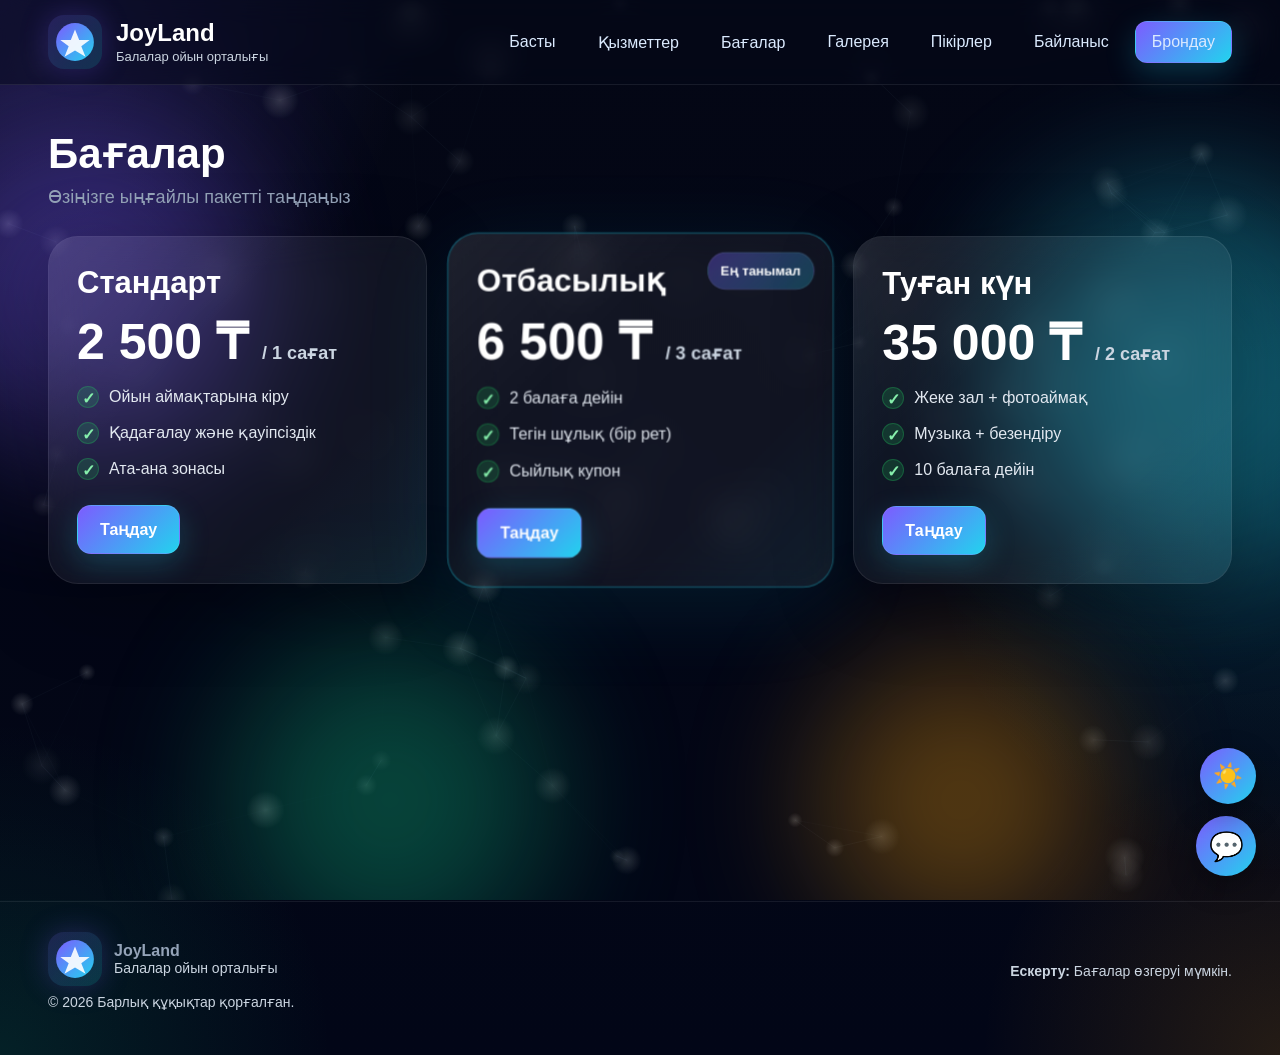
<file: ЧКВПРОЕКТ/prices.html>
<!doctype html>
<html lang="kk">
<head>
  <meta charset="utf-8" />
  <meta name="viewport" content="width=device-width, initial-scale=1" />
  <title>JoyLand — Бағалар</title>

  <style>
    *{
      margin:0;
      padding:0;
      box-sizing:border-box;
      font-family:'Segoe UI', sans-serif;
    }

    body{
      min-height:100vh;
      color:#fff;
      overflow-x:hidden;
      background:
        radial-gradient(circle at top left, rgba(124,92,255,.25), transparent 25%),
        radial-gradient(circle at right center, rgba(34,211,238,.16), transparent 25%),
        radial-gradient(circle at bottom left, rgba(16,185,129,.15), transparent 20%),
        radial-gradient(circle at bottom right, rgba(245,158,11,.14), transparent 18%),
        linear-gradient(180deg, #040816 0%, #020617 100%);
      position:relative;
    }

    .container{
      width:100%;
      max-width:1500px;
      margin:0 auto;
      padding:0 32px;
      position:relative;
      z-index:2;
    }

    #bg{
      position:fixed;
      inset:0;
      width:100%;
      height:100%;
      z-index:0;
      opacity:.55;
      pointer-events:none;
    }

    .bg-blobs{
      position:fixed;
      inset:0;
      overflow:hidden;
      z-index:0;
      pointer-events:none;
    }

    .blob{
      position:absolute;
      border-radius:50%;
      filter:blur(80px);
      opacity:.28;
      animation:floatBlob 15s ease-in-out infinite;
    }

    .b1{
      width:340px;
      height:340px;
      left:-80px;
      top:120px;
      background:#7c5cff;
    }

    .b2{
      width:380px;
      height:380px;
      right:-100px;
      top:180px;
      background:#22d3ee;
      animation-delay:2s;
    }

    .b3{
      width:320px;
      height:320px;
      left:18%;
      bottom:-60px;
      background:#10b981;
      animation-delay:4s;
    }

    .b4{
      width:280px;
      height:280px;
      right:14%;
      bottom:-40px;
      background:#f59e0b;
      animation-delay:6s;
    }

    @keyframes floatBlob{
      0%,100%{transform:translateY(0) scale(1)}
      50%{transform:translateY(-30px) scale(1.08)}
    }

    .nav{
      position:sticky;
      top:0;
      z-index:10;
      backdrop-filter:blur(14px);
      background:rgba(5,10,25,.48);
      border-bottom:1px solid rgba(255,255,255,.07);
    }

    .nav-inner{
      min-height:84px;
      display:flex;
      justify-content:space-between;
      align-items:center;
      gap:20px;
    }

    .brand{
      display:flex;
      align-items:center;
      gap:14px;
    }

    .logo{
      width:54px;
      height:54px;
      display:grid;
      place-items:center;
      border-radius:16px;
      background:linear-gradient(135deg, rgba(124,92,255,.22), rgba(34,211,238,.18));
      box-shadow:0 0 28px rgba(124,92,255,.25);
      overflow:hidden;
      flex-shrink:0;
    }

    .brand-title{
      font-size:24px;
      font-weight:800;
      line-height:1.1;
    }

    .brand-sub{
      font-size:13px;
      color:#cbd5e1;
      margin-top:2px;
    }

    .menu{
      display:flex;
      align-items:center;
      flex-wrap:wrap;
      gap:10px;
    }

    .menu a{
      text-decoration:none;
      color:#dbeafe;
      padding:11px 16px;
      border-radius:12px;
      transition:.3s ease;
      font-weight:600;
    }

    .menu a:hover{
      background:rgba(255,255,255,.08);
      transform:translateY(-2px);
      color:#fff;
    }

    .btn{
      display:inline-flex;
      align-items:center;
      justify-content:center;
      gap:8px;
      padding:14px 22px;
      border-radius:14px;
      border:1px solid rgba(255,255,255,.08);
      text-decoration:none;
      cursor:pointer;
      font-weight:700;
      transition:.35s ease;
      background:rgba(255,255,255,.06);
      color:#fff;
    }

    .btn:hover{
      transform:translateY(-3px);
      background:rgba(255,255,255,.1);
    }

    .btn-primary{
      background:linear-gradient(135deg,#7c5cff,#22d3ee);
      box-shadow:0 10px 30px rgba(34,211,238,.18);
      color:#fff;
    }

    .btn-primary:hover{
      box-shadow:0 18px 40px rgba(124,92,255,.28);
    }

    .profile{
      position:relative;
    }

    .profile-btn{
      display:flex;
      align-items:center;
      gap:10px;
      background:rgba(255,255,255,.06);
      border:1px solid rgba(255,255,255,.08);
      color:#fff;
      border-radius:14px;
      padding:10px 14px;
      cursor:pointer;
    }

    .avatar{
      width:28px;
      height:28px;
      border-radius:50%;
      background:linear-gradient(135deg,#7c5cff,#22d3ee);
      display:inline-block;
    }

    .hello{
      display:flex;
      flex-direction:column;
      line-height:1.05;
      text-align:left;
    }

    .hi{
      font-size:11px;
      color:#cbd5e1;
    }

    .chev{
      opacity:.8;
    }

    .profile-menu{
      position:absolute;
      top:calc(100% + 10px);
      right:0;
      min-width:220px;
      display:none;
      flex-direction:column;
      gap:8px;
      padding:10px;
      border-radius:16px;
      background:rgba(10,15,30,.92);
      border:1px solid rgba(255,255,255,.08);
      box-shadow:0 15px 40px rgba(0,0,0,.3);
      backdrop-filter:blur(16px);
    }

    .profile-menu.show{
      display:flex;
    }

    .profile-menu a,
    .profile-menu button{
      width:100%;
      text-align:left;
      background:rgba(255,255,255,.04);
      border:1px solid rgba(255,255,255,.06);
      border-radius:12px;
      padding:12px 14px;
      color:#fff;
      text-decoration:none;
      cursor:pointer;
      font-weight:600;
    }

    .profile-menu .danger{
      color:#fecaca;
    }

    main{
      position:relative;
      z-index:2;
    }

    #prices{
      padding:44px 0 80px;
      min-height:calc(100vh - 84px);
    }

    .section-title{
      margin-bottom:28px;
    }

    .section-title h2{
      font-size:46px;
      font-weight:800;
      margin-bottom:10px;
    }

    .section-title p{
      color:#cbd5e1;
      font-size:17px;
    }

    .grid-3{
      display:grid;
      grid-template-columns:repeat(3, 1fr);
      gap:24px;
      align-items:stretch;
    }

    .pricing{
      position:relative;
      overflow:hidden;
      border-radius:30px;
      background:rgba(255,255,255,.06);
      border:1px solid rgba(255,255,255,.08);
      backdrop-filter:blur(18px);
      box-shadow:0 20px 80px rgba(0,0,0,.28);
      padding:28px;
      transition:.35s ease;
    }

    .pricing::before{
      content:"";
      position:absolute;
      inset:0;
      background:linear-gradient(135deg, rgba(255,255,255,.06), transparent 35%, transparent 70%, rgba(34,211,238,.06));
      pointer-events:none;
    }

    .pricing > *{
      position:relative;
      z-index:1;
    }

    .pricing:hover{
      transform:translateY(-8px);
      box-shadow:0 26px 90px rgba(0,0,0,.34);
    }

    .pricing h3{
      font-size:31px;
      margin-bottom:16px;
      font-weight:800;
    }

    .price{
      font-size:50px;
      font-weight:900;
      margin-bottom:18px;
      line-height:1;
    }

    .price span{
      font-size:18px;
      color:#cbd5e1;
      font-weight:700;
    }

    .list{
      list-style:none;
      display:flex;
      flex-direction:column;
      gap:12px;
      margin-bottom:24px;
    }

    .list li{
      display:flex;
      align-items:flex-start;
      gap:10px;
      color:#e2e8f0;
      line-height:1.5;
    }

    .check{
      width:22px;
      height:22px;
      min-width:22px;
      border-radius:999px;
      display:inline-grid;
      place-items:center;
      background:rgba(34,197,94,.18);
      border:1px solid rgba(34,197,94,.28);
      color:#86efac;
      font-weight:900;
      margin-top:1px;
    }

    .popular{
      border-color:rgba(34,211,238,.45);
      box-shadow:0 20px 90px rgba(34,211,238,.10);
      transform:scale(1.02);
    }

    .popular:hover{
      transform:scale(1.02) translateY(-8px);
    }

    .badge{
      display:inline-flex;
      align-items:center;
      justify-content:center;
      padding:10px 14px;
      border-radius:999px;
      background:linear-gradient(135deg, rgba(124,92,255,.32), rgba(34,211,238,.26));
      border:1px solid rgba(255,255,255,.08);
      color:#fff;
      font-size:13px;
      font-weight:800;
    }

    .corner{
      position:absolute;
      top:18px;
      right:18px;
    }

    .mt12{
      margin-top:12px;
    }

    footer{
      padding:30px 0 45px;
      border-top:1px solid rgba(255,255,255,.06);
      color:#94a3b8;
      position:relative;
      z-index:2;
    }

    .foot{
      display:flex;
      justify-content:space-between;
      align-items:center;
      gap:16px;
      flex-wrap:wrap;
    }

    .foot-left{
      display:flex;
      flex-direction:column;
      gap:8px;
    }

    .foot-brand{
      display:flex;
      align-items:center;
      gap:12px;
    }

    .tiny{
      color:#cbd5e1;
      font-size:14px;
    }

    .toast{
      position:fixed;
      right:20px;
      bottom:20px;
      z-index:999;
      display:none;
      min-width:260px;
      max-width:360px;
      padding:14px 16px;
      border-radius:16px;
      background:rgba(10,15,30,.94);
      border:1px solid rgba(255,255,255,.08);
      box-shadow:0 18px 40px rgba(0,0,0,.35);
      backdrop-filter:blur(16px);
      color:#fff;
      flex-direction:column;
      gap:6px;
    }

    .toast.show{
      display:flex;
    }

    @media(max-width:1100px){
      .grid-3{
        grid-template-columns:1fr;
      }

      .popular,
      .popular:hover{
        transform:none;
      }
    }

    @media(max-width:760px){
      .container{
        padding:0 18px;
      }

      .nav-inner{
        flex-direction:column;
        align-items:flex-start;
        padding:14px 0;
      }

      .menu{
        width:100%;
      }

      .section-title h2{
        font-size:34px;
      }

      .pricing{
        padding:20px;
        border-radius:24px;
      }

      .price{
        font-size:40px;
      }

      .menu a{
        padding:10px 12px;
      }
    }
    /* ---- */
  :root{
    --bg-main:#040816;
    --bg-end:#020617;
    --text-main:#ffffff;
    --text-muted:#cbd5e1;
    --nav-bg:rgba(5,10,25,.48);
    --menu-text:#dbeafe;
    --menu-hover-text:#ffffff;
    --menu-hover-bg:rgba(255,255,255,.08);

    --card-bg:rgba(255,255,255,.06);
    --card-border:rgba(255,255,255,.08);
    --card-soft:rgba(255,255,255,.04);

    --input-bg:rgba(255,255,255,.08);
    --input-text:#ffffff;
    --input-border:rgba(255,255,255,.08);

    --section-muted:#94a3b8;
    --pill-text:#e2e8f0;

    --chat-bg:#0f172a;
    --chat-inner:#0b1020;
    --chat-input-bg:#111827;
    --bot-bg:#1e293b;
    --user-bg:#22d3ee;
    --user-text:#000000;

    --footer-text:#94a3b8;
  }

  body.light-mode{
    --bg-main:#f8fafc;
    --bg-end:#e2e8f0;
    --text-main:#0f172a;
    --text-muted:#475569;
    --nav-bg:rgba(255,255,255,.84);
    --menu-text:#0f172a;
    --menu-hover-text:#0f172a;
    --menu-hover-bg:rgba(15,23,42,.08);

    --card-bg:rgba(255,255,255,.88);
    --card-border:rgba(15,23,42,.08);
    --card-soft:rgba(15,23,42,.04);

    --input-bg:#ffffff;
    --input-text:#0f172a;
    --input-border:#cbd5e1;

    --section-muted:#475569;
    --pill-text:#0f172a;

    --chat-bg:#ffffff;
    --chat-inner:#f1f5f9;
    --chat-input-bg:#e2e8f0;
    --bot-bg:#e2e8f0;
    --user-bg:#22d3ee;
    --user-text:#0f172a;

    --footer-text:#475569;
  }

  *{
    margin:0;
    padding:0;
    box-sizing:border-box;
    font-family:'Segoe UI', sans-serif;
  }

  html{
    scroll-behavior:smooth;
  }

  body{
    min-height:100vh;
    color:var(--text-main);
    overflow-x:hidden;
    background:
      radial-gradient(circle at top left, rgba(124,92,255,.25), transparent 25%),
      radial-gradient(circle at right center, rgba(34,211,238,.16), transparent 25%),
      radial-gradient(circle at bottom left, rgba(16,185,129,.15), transparent 20%),
      radial-gradient(circle at bottom right, rgba(245,158,11,.14), transparent 18%),
      linear-gradient(180deg, var(--bg-main) 0%, var(--bg-end) 100%);
    transition:background .35s ease,color .35s ease;
  }

  .container{
    width:100%;
    max-width:100%;
    padding:0 48px;
    position:relative;
    z-index:2;
  }

  .bg-blobs{
    position:fixed;
    inset:0;
    overflow:hidden;
    z-index:0;
    pointer-events:none;
  }

  .blob{
    position:absolute;
    border-radius:50%;
    filter:blur(70px);
    opacity:.35;
    animation:floatBlob 14s ease-in-out infinite;
  }

  .blob1{
    width:320px;
    height:320px;
    background:#7c5cff;
    top:80px;
    left:-80px;
  }

  .blob2{
    width:360px;
    height:360px;
    background:#22d3ee;
    top:220px;
    right:-100px;
    animation-delay:2s;
  }

  .blob3{
    width:300px;
    height:300px;
    background:#14b8a6;
    bottom:40px;
    left:20%;
    animation-delay:4s;
  }

  .blob4{
    width:260px;
    height:260px;
    background:#f59e0b;
    bottom:-40px;
    right:18%;
    animation-delay:6s;
  }

  @keyframes floatBlob{
    0%,100%{ transform:translateY(0) scale(1); }
    50%{ transform:translateY(-30px) scale(1.08); }
  }

  .particles{
    position:fixed;
    inset:0;
    z-index:1;
    pointer-events:none;
    overflow:hidden;
  }

  .particle{
    position:absolute;
    border-radius:50%;
    background:rgba(255,255,255,.22);
    box-shadow:0 0 18px rgba(255,255,255,.18);
    animation:rise linear infinite;
  }

  .particle:nth-child(1){ width:8px;height:8px;left:8%;animation-duration:16s;animation-delay:0s;top:100%; }
  .particle:nth-child(2){ width:14px;height:14px;left:16%;animation-duration:20s;animation-delay:3s;top:100%; }
  .particle:nth-child(3){ width:10px;height:10px;left:25%;animation-duration:18s;animation-delay:1s;top:100%; }
  .particle:nth-child(4){ width:18px;height:18px;left:34%;animation-duration:22s;animation-delay:6s;top:100%; }
  .particle:nth-child(5){ width:12px;height:12px;left:48%;animation-duration:19s;animation-delay:2s;top:100%; }
  .particle:nth-child(6){ width:16px;height:16px;left:58%;animation-duration:24s;animation-delay:4s;top:100%; }
  .particle:nth-child(7){ width:9px;height:9px;left:67%;animation-duration:17s;animation-delay:7s;top:100%; }
  .particle:nth-child(8){ width:15px;height:15px;left:78%;animation-duration:23s;animation-delay:5s;top:100%; }
  .particle:nth-child(9){ width:11px;height:11px;left:87%;animation-duration:21s;animation-delay:1s;top:100%; }
  .particle:nth-child(10){ width:20px;height:20px;left:94%;animation-duration:26s;animation-delay:8s;top:100%; }

  @keyframes rise{
    0%{
      transform:translateY(0) scale(.8);
      opacity:0;
    }
    15%{
      opacity:.8;
    }
    100%{
      transform:translateY(-110vh) scale(1.15);
      opacity:0;
    }
  }

  .nav{
    position:sticky;
    top:0;
    z-index:10;
    backdrop-filter:blur(14px);
    background:var(--nav-bg);
    border-bottom:1px solid var(--card-border);
    transition:background .35s ease,border-color .35s ease;
  }

  .nav-inner{
    min-height:84px;
    display:flex;
    align-items:center;
    justify-content:space-between;
    gap:20px;
  }

  .brand{
    display:flex;
    align-items:center;
    gap:14px;
    animation:fadeUp .8s ease both;
  }

  .brand-logo{
    width:52px;
    height:52px;
    border-radius:16px;
    display:grid;
    place-items:center;
    background:linear-gradient(135deg,#7c5cff,#22d3ee);
    box-shadow:0 0 25px rgba(124,92,255,.45);
    font-size:24px;
  }

  .brand h2{
    font-size:22px;
    line-height:1;
    margin-bottom:3px;
    color:var(--text-main);
  }

  .brand p{
    font-size:13px;
    color:var(--text-muted);
  }

  .menu{
    display:flex;
    align-items:center;
    flex-wrap:wrap;
    gap:10px;
  }

  .menu a{
    color:var(--menu-text);
    text-decoration:none;
    padding:11px 16px;
    border-radius:12px;
    transition:.3s ease;
    font-weight:500;
  }

  .menu a:hover{
    background:var(--menu-hover-bg);
    color:var(--menu-hover-text);
    transform:translateY(-2px);
  }

  .btn{
    display:inline-flex;
    align-items:center;
    justify-content:center;
    gap:8px;
    padding:14px 22px;
    border-radius:14px;
    text-decoration:none;
    font-weight:700;
    transition:.35s ease;
    border:1px solid var(--card-border);
  }

  .btn-primary{
    background:linear-gradient(135deg,#7c5cff,#22d3ee);
    color:#fff;
    box-shadow:0 10px 30px rgba(34,211,238,.22);
  }

  .btn-primary:hover{
    transform:translateY(-3px) scale(1.02);
    box-shadow:0 16px 40px rgba(124,92,255,.35);
  }

  .btn-secondary{
    background:var(--card-bg);
    color:var(--text-main);
    backdrop-filter:blur(12px);
  }

  .btn-secondary:hover{
    transform:translateY(-3px);
    background:var(--card-soft);
  }

  .hero{
    min-height:92vh;
    display:flex;
    align-items:center;
    padding:40px 0 70px;
  }

  .hero-grid{
    display:grid;
    grid-template-columns:1.35fr .95fr;
    gap:30px;
    width:100%;
  }

  .card{
    position:relative;
    overflow:hidden;
    background:var(--card-bg);
    border:1px solid var(--card-border);
    backdrop-filter:blur(18px);
    border-radius:28px;
    box-shadow:0 12px 60px rgba(0,0,0,.25);
    transition:.35s ease, background .35s ease, border-color .35s ease;
  }

  .card::before{
    content:"";
    position:absolute;
    inset:0;
    background:linear-gradient(135deg, rgba(255,255,255,.07), transparent 35%, transparent 65%, rgba(34,211,238,.07));
    pointer-events:none;
  }

  .card:hover{
    transform:translateY(-6px);
    box-shadow:0 18px 70px rgba(0,0,0,.34);
  }

  .hero-main{
    padding:56px;
    animation:fadeUp 1s ease .15s both;
  }

  .hero-main h1{
    font-size:64px;
    line-height:1.05;
    margin-bottom:22px;
    max-width:900px;
    color:var(--text-main);
  }

  .hero-main p{
    font-size:20px;
    color:var(--text-muted);
    max-width:850px;
    line-height:1.7;
    margin-bottom:28px;
  }

  .hero-actions{
    display:flex;
    flex-wrap:wrap;
    gap:14px;
    margin-bottom:28px;
  }

  .pill-row{
    display:flex;
    flex-wrap:wrap;
    gap:12px;
  }

  .pill{
    padding:12px 16px;
    border-radius:999px;
    background:var(--card-bg);
    border:1px solid var(--card-border);
    color:var(--pill-text);
    font-size:14px;
    animation:pulseGlow 3s ease-in-out infinite;
  }

  .hero-side{
    padding:34px;
    animation:fadeUp 1s ease .35s both;
  }

  .hero-side h3{
    font-size:28px;
    margin-bottom:20px;
    color:var(--text-main);
  }

  .offer{
    display:flex;
    justify-content:space-between;
    align-items:center;
    gap:14px;
    padding:18px;
    border-radius:18px;
    margin-bottom:14px;
    background:var(--card-soft);
    border:1px solid var(--card-border);
    transition:.3s ease;
  }

  .offer:hover{
    transform:translateX(6px);
    background:var(--card-bg);
  }

  .offer strong{
    display:block;
    margin-bottom:6px;
    font-size:17px;
    color:var(--text-main);
  }

  .offer span{
    color:var(--text-muted);
    font-size:14px;
  }

  .badge{
    min-width:76px;
    text-align:center;
    padding:10px 12px;
    border-radius:999px;
    background:linear-gradient(135deg, rgba(124,92,255,.35), rgba(34,211,238,.25));
    border:1px solid var(--card-border);
    font-weight:700;
    color:var(--text-main);
  }

  .side-actions{
    display:flex;
    gap:12px;
    flex-wrap:wrap;
    margin-top:18px;
  }

  section.content{
    padding:20px 0 90px;
  }

  .section-title{
    margin-bottom:28px;
    animation:fadeUp .8s ease both;
  }

  .section-title h2{
    font-size:42px;
    margin-bottom:8px;
    color:var(--text-main);
  }

  .section-title p{
    color:var(--section-muted);
    font-size:18px;
  }

  .grid-3{
    display:grid;
    grid-template-columns:repeat(3, 1fr);
    gap:24px;
  }

  .feature{
    padding:30px;
    border-radius:24px;
    background:var(--card-soft);
    border:1px solid var(--card-border);
    backdrop-filter:blur(14px);
    transition:.35s ease;
    animation:fadeUp .9s ease both;
  }

  .feature:nth-child(2){ animation-delay:.15s; }
  .feature:nth-child(3){ animation-delay:.3s; }

  .feature:hover{
    transform:translateY(-8px) scale(1.01);
    box-shadow:0 16px 40px rgba(0,0,0,.25);
  }

  .icon{
    width:62px;
    height:62px;
    border-radius:18px;
    display:grid;
    place-items:center;
    margin-bottom:16px;
    font-size:28px;
    background:linear-gradient(135deg, rgba(124,92,255,.35), rgba(34,211,238,.22));
    box-shadow:0 0 24px rgba(124,92,255,.2);
    animation:pulseGlow 3s ease-in-out infinite;
  }

  .feature h4{
    font-size:24px;
    margin-bottom:10px;
    color:var(--text-main);
  }

  .feature p{
    color:var(--text-muted);
    line-height:1.7;
    font-size:16px;
  }

  footer{
    padding:30px 0 45px;
    border-top:1px solid var(--card-border);
    color:var(--footer-text);
    position:relative;
    z-index:2;
  }

  .foot{
    display:flex;
    justify-content:space-between;
    align-items:center;
    gap:16px;
    flex-wrap:wrap;
  }

  @keyframes fadeUp{
    from{
      opacity:0;
      transform:translateY(28px);
    }
    to{
      opacity:1;
      transform:translateY(0);
    }
  }

  @keyframes pulseGlow{
    0%,100%{
      box-shadow:0 0 0 rgba(34,211,238,0);
    }
    50%{
      box-shadow:0 0 22px rgba(34,211,238,.2);
    }
  }

  .chatbot-toggle{
    position:fixed;
    right:24px;
    bottom:24px;
    width:60px;
    height:60px;
    border-radius:50%;
    display:flex;
    align-items:center;
    justify-content:center;
    font-size:28px;
    cursor:pointer;
    z-index:9999;
    background:linear-gradient(135deg,#7c5cff,#22d3ee);
    color:#fff;
    box-shadow:0 10px 30px rgba(0,0,0,.3);
  }

  .chatbot-box{
    position:fixed;
    right:24px;
    bottom:96px;
    width:340px;
    max-height:500px;
    background:var(--chat-bg);
    border:1px solid var(--card-border);
    border-radius:18px;
    overflow:hidden;
    display:none;
    flex-direction:column;
    z-index:9999;
    box-shadow:0 20px 50px rgba(0,0,0,.4);
  }

  .chatbot-box.show{
    display:flex;
  }

  .chatbot-header{
    display:flex;
    justify-content:space-between;
    align-items:center;
    padding:14px 16px;
    background:linear-gradient(135deg,#7c5cff,#22d3ee);
    color:#fff;
    font-weight:700;
  }

  .chatbot-header button{
    background:none;
    border:none;
    color:#fff;
    font-size:16px;
    cursor:pointer;
  }

  .chatbot-messages{
    padding:14px;
    overflow-y:auto;
    flex:1;
    display:flex;
    flex-direction:column;
    gap:10px;
    background:var(--chat-inner);
  }

  .bot-msg,
  .user-msg{
    padding:10px 12px;
    border-radius:12px;
    max-width:85%;
    line-height:1.4;
  }

  .bot-msg{
    background:var(--bot-bg);
    color:var(--text-main);
    align-self:flex-start;
  }

  .user-msg{
    background:var(--user-bg);
    color:var(--user-text);
    align-self:flex-end;
  }

  .chatbot-input-row{
    display:flex;
    gap:8px;
    padding:12px;
    background:var(--chat-input-bg);
  }

  .chatbot-input-row input{
    flex:1;
    padding:10px 12px;
    border-radius:10px;
    border:1px solid var(--input-border);
    background:var(--input-bg);
    color:var(--input-text);
  }

  .chatbot-input-row button{
    padding:10px 14px;
    border:none;
    border-radius:10px;
    background:linear-gradient(135deg,#7c5cff,#22d3ee);
    color:#fff;
    cursor:pointer;
  }

  .theme-toggle-floating{
    position:fixed;
    right:24px;
    bottom:96px;
    width:56px;
    height:56px;
    border-radius:50%;
    display:flex;
    align-items:center;
    justify-content:center;
    cursor:pointer;
    z-index:9999;
    background:linear-gradient(135deg,#7c5cff,#22d3ee);
    color:#fff;
    font-size:24px;
    box-shadow:0 10px 30px rgba(0,0,0,.3);
    transition:.3s ease;
  }

  .theme-toggle-floating:hover{
    transform:translateY(-3px) scale(1.05);
  }

  @media(max-width:1100px){
    .hero-main h1{
      font-size:50px;
    }

    .hero-grid{
      grid-template-columns:1fr;
    }
  }

  @media(max-width:760px){
    .container{
      padding:0 20px;
    }

    .nav-inner{
      align-items:flex-start;
      padding:14px 0;
      flex-direction:column;
    }

    .menu{
      width:100%;
    }

    .hero-main{
      padding:32px 24px;
    }

    .hero-side{
      padding:24px 20px;
    }

    .hero-main h1{
      font-size:36px;
    }

    .hero-main p{
      font-size:16px;
    }

    .grid-3{
      grid-template-columns:1fr;
    }

    .section-title h2{
      font-size:32px;
    }
  }
  </style>
</head>
<body>
  <canvas id="bg"></canvas>

  <div class="bg-blobs" aria-hidden="true">
    <span class="blob b1"></span>
    <span class="blob b2"></span>
    <span class="blob b3"></span>
    <span class="blob b4"></span>
  </div>

  <div class="nav">
    <div class="container nav-inner">
      <div class="brand">
        <div class="logo">
          <svg width="42" height="42" viewBox="0 0 100 100">
            <defs>
              <linearGradient id="grad1" x1="0" y1="0" x2="1" y2="1">
                <stop offset="0%" stop-color="#7c5cff"/>
                <stop offset="100%" stop-color="#22d3ee"/>
              </linearGradient>
            </defs>
            <circle cx="50" cy="50" r="45" fill="url(#grad1)" />
            <polygon points="50,20 60,45 85,45 65,60 75,85 50,70 25,85 35,60 15,45 40,45"
                     fill="white" opacity="0.9"/>
          </svg>
        </div>
        <div>
          <div class="brand-title">JoyLand</div>
          <div class="brand-sub">Балалар ойын орталығы</div>
        </div>
      </div>

      <div class="menu">
        <div class="profile" id="profileWrap" style="display:none;">
          <button class="profile-btn" id="profileBtn" type="button">
            <span class="avatar" aria-hidden="true"></span>
            <span class="hello">
              <span class="hi">Сәлем,</span>
              <b id="profileName">Пайдаланушы</b>
            </span>
            <span class="chev" aria-hidden="true">▾</span>
          </button>

          <div class="profile-menu" id="profileMenu">
            <a href="booking.html">📅 Брондау</a>
            <a href="contacts.html">📍 Байланыс</a>
            <button type="button" class="danger" id="logoutBtn">Шығу</button>
          </div>
        </div>

        <a href="index.html">Басты</a>
        <a href="services.html">Қызметтер</a>
        <a href="prices.html">Бағалар</a>
        <a href="gallery.html">Галерея</a>
        <a href="reviews.html">Пікірлер</a>
        <a href="contacts.html">Байланыс</a>
        <a class="btn btn-primary" href="booking.html">Брондау</a>
      </div>
    </div>
  </div>

  <main>
    <section id="prices">
      <div class="container">
        <div class="section-title">
          <h2>Бағалар</h2>
          <p>Өзіңізге ыңғайлы пакетті таңдаңыз</p>
        </div>

        <div class="grid-3">
          <div class="pricing">
            <h3>Стандарт</h3>
            <div class="price">2 500 ₸ <span>/ 1 сағат</span></div>
            <ul class="list">
              <li><span class="check">✓</span>Ойын аймақтарына кіру</li>
              <li><span class="check">✓</span>Қадағалау және қауіпсіздік</li>
              <li><span class="check">✓</span>Ата-ана зонасы</li>
            </ul>
            <div class="mt12"><a class="btn btn-primary" href="booking.html">Таңдау</a></div>
          </div>

          <div class="pricing popular">
            <div class="badge corner">Ең танымал</div>
            <h3>Отбасылық</h3>
            <div class="price">6 500 ₸ <span>/ 3 сағат</span></div>
            <ul class="list">
              <li><span class="check">✓</span>2 балаға дейін</li>
              <li><span class="check">✓</span>Тегін шұлық (бір рет)</li>
              <li><span class="check">✓</span>Сыйлық купон</li>
            </ul>
            <div class="mt12"><a class="btn btn-primary" href="booking.html">Таңдау</a></div>
          </div>

          <div class="pricing">
            <h3>Туған күн</h3>
            <div class="price">35 000 ₸ <span>/ 2 сағат</span></div>
            <ul class="list">
              <li><span class="check">✓</span>Жеке зал + фотоаймақ</li>
              <li><span class="check">✓</span>Музыка + безендіру</li>
              <li><span class="check">✓</span>10 балаға дейін</li>
            </ul>
            <div class="mt12"><a class="btn btn-primary" href="booking.html">Таңдау</a></div>
          </div>
        </div>
      </div>
    </section>
  </main>

  <footer>
    <div class="container foot">
      <div class="foot-left">
        <div class="foot-brand">
          <div class="logo">
            <svg width="42" height="42" viewBox="0 0 100 100">
              <defs>
                <linearGradient id="grad2" x1="0" y1="0" x2="1" y2="1">
                  <stop offset="0%" stop-color="#7c5cff"/>
                  <stop offset="100%" stop-color="#22d3ee"/>
                </linearGradient>
              </defs>
              <circle cx="50" cy="50" r="45" fill="url(#grad2)" />
              <polygon points="50,20 60,45 85,45 65,60 75,85 50,70 25,85 35,60 15,45 40,45"
                       fill="white" opacity="0.9"/>
            </svg>
          </div>
          <div><b>JoyLand</b><div class="tiny">Балалар ойын орталығы</div></div>
        </div>
        <div class="tiny">© <span id="y"></span> Барлық құқықтар қорғалған.</div>
      </div>
      <div class="tiny foot-right"><b>Ескерту:</b> Бағалар өзгеруі мүмкін.</div>
    </div>
  </footer>

  <div class="toast" id="toast">
    <b id="toastTitle"></b>
    <span id="toastText"></span>
  </div>

  <script>
    const canvas = document.getElementById('bg');
    const ctx = canvas.getContext('2d');

    function resizeCanvas() {
      canvas.width = window.innerWidth;
      canvas.height = window.innerHeight;
    }
    resizeCanvas();
    window.addEventListener('resize', resizeCanvas);

    const points = Array.from({ length: 70 }, () => ({
      x: Math.random() * window.innerWidth,
      y: Math.random() * window.innerHeight,
      vx: (Math.random() - 0.5) * 0.45,
      vy: (Math.random() - 0.5) * 0.45,
      r: Math.random() * 2.2 + 1
    }));

    function animate() {
      ctx.clearRect(0, 0, canvas.width, canvas.height);

      for (let i = 0; i < points.length; i++) {
        const p = points[i];
        p.x += p.vx;
        p.y += p.vy;

        if (p.x < 0 || p.x > canvas.width) p.vx *= -1;
        if (p.y < 0 || p.y > canvas.height) p.vy *= -1;

        ctx.beginPath();
        ctx.arc(p.x, p.y, p.r, 0, Math.PI * 2);
        ctx.fillStyle = 'rgba(255,255,255,0.35)';
        ctx.fill();

        for (let j = i + 1; j < points.length; j++) {
          const q = points[j];
          const dx = p.x - q.x;
          const dy = p.y - q.y;
          const dist = Math.sqrt(dx * dx + dy * dy);

          if (dist < 120) {
            ctx.beginPath();
            ctx.moveTo(p.x, p.y);
            ctx.lineTo(q.x, q.y);
            ctx.strokeStyle = 'rgba(255,255,255,' + (0.08 - dist / 1800) + ')';
            ctx.lineWidth = 1;
            ctx.stroke();
          }
        }
      }

      requestAnimationFrame(animate);
    }

    animate();

    const profileBtn = document.getElementById('profileBtn');
    const profileMenu = document.getElementById('profileMenu');

    if (profileBtn && profileMenu) {
      profileBtn.addEventListener('click', () => {
        profileMenu.classList.toggle('show');
      });

      document.addEventListener('click', (e) => {
        if (!e.target.closest('#profileWrap')) {
          profileMenu.classList.remove('show');
        }
      });
    }

    const y = document.getElementById('y');
    if (y) y.textContent = new Date().getFullYear();
  </script>
<div class="chatbot-toggle" id="chatbotToggle">💬</div>
  <div class="theme-toggle-floating" id="themeToggle">☀️</div>

<div class="chatbot-box" id="chatbotBox">
  <div class="chatbot-header">
    <span>JoyLand Bot</span>
    <button id="chatbotClose" type="button">✖</button>
  </div>

  <div class="chatbot-messages" id="chatbotMessages">
    <div class="bot-msg">Сәлем! Мен JoyLand көмекшісімін 👋</div>
  </div>

  <div class="chatbot-input-row">
    <input type="text" id="chatbotInput" placeholder="Сұрағыңызды жазыңыз..." />
    <button id="chatbotSend" type="button">Жіберу</button>
  </div>
</div>

<script src="chatbot.js"></script>
<script src="darklight.js"></script>
  <script src="script.js"></script>
</body>
</html>
</file>
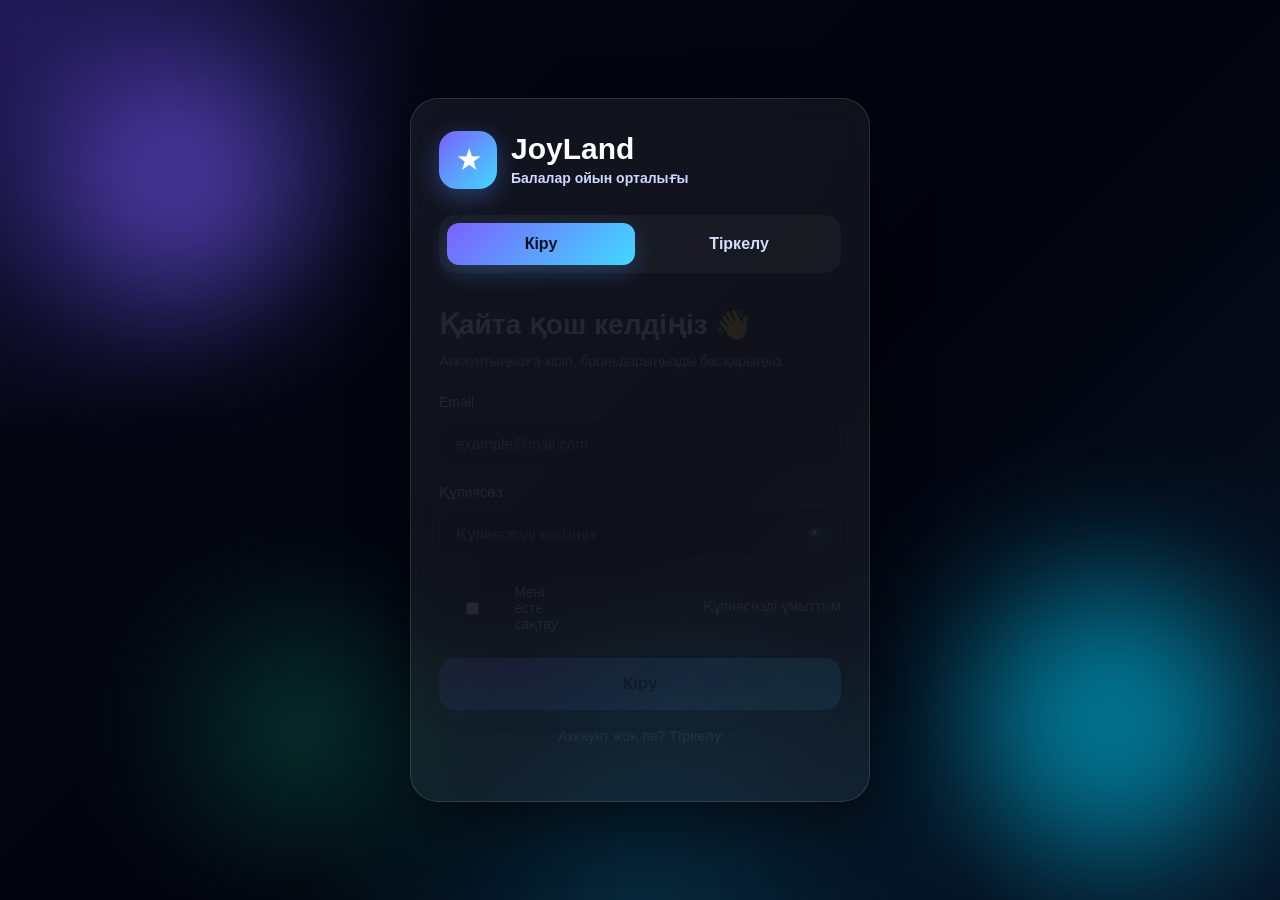
<file: ЧКВПРОЕКТ/profile.html>
<!doctype html>
<html lang="kk">
<head>
  <meta charset="utf-8" />
  <meta name="viewport" content="width=device-width, initial-scale=1" />
  <title>JoyLand — Профиль</title>

  <style>
    *{
      margin:0;
      padding:0;
      box-sizing:border-box;
      font-family:'Segoe UI', sans-serif;
    }

    html{
      scroll-behavior:smooth;
    }

    body{
      min-height:100vh;
      color:#fff;
      overflow-x:hidden;
      background:
        radial-gradient(circle at top left, rgba(124,92,255,.25), transparent 25%),
        radial-gradient(circle at right center, rgba(34,211,238,.15), transparent 25%),
        radial-gradient(circle at bottom center, rgba(16,185,129,.18), transparent 20%),
        radial-gradient(circle at bottom right, rgba(245,158,11,.15), transparent 18%),
        linear-gradient(180deg, #040816 0%, #020617 100%);
      position:relative;
    }

    .container{
      width:100%;
      max-width:1500px;
      margin:0 auto;
      padding:0 32px;
      position:relative;
      z-index:2;
    }

    #bg{
      position:fixed;
      inset:0;
      width:100%;
      height:100%;
      z-index:0;
      opacity:.55;
      pointer-events:none;
    }

    .bg-blobs{
      position:fixed;
      inset:0;
      overflow:hidden;
      z-index:0;
      pointer-events:none;
    }

    .blob{
      position:absolute;
      border-radius:50%;
      filter:blur(80px);
      opacity:.28;
      animation:floatBlob 15s ease-in-out infinite;
    }

    .b1{
      width:340px;
      height:340px;
      left:-80px;
      top:120px;
      background:#7c5cff;
    }

    .b2{
      width:380px;
      height:380px;
      right:-100px;
      top:180px;
      background:#22d3ee;
      animation-delay:2s;
    }

    .b3{
      width:320px;
      height:320px;
      left:18%;
      bottom:-60px;
      background:#10b981;
      animation-delay:4s;
    }

    .b4{
      width:280px;
      height:280px;
      right:14%;
      bottom:-40px;
      background:#f59e0b;
      animation-delay:6s;
    }

    @keyframes floatBlob{
      0%,100%{transform:translateY(0) scale(1)}
      50%{transform:translateY(-30px) scale(1.08)}
    }

    .nav{
      position:sticky;
      top:0;
      z-index:10;
      backdrop-filter:blur(14px);
      background:rgba(5,10,25,.48);
      border-bottom:1px solid rgba(255,255,255,.07);
    }

    .nav-inner{
      min-height:84px;
      display:flex;
      justify-content:space-between;
      align-items:center;
      gap:20px;
    }

    .brand{
      display:flex;
      align-items:center;
      gap:14px;
    }

    .logo{
      width:54px;
      height:54px;
      display:grid;
      place-items:center;
      border-radius:16px;
      background:linear-gradient(135deg, rgba(124,92,255,.22), rgba(34,211,238,.18));
      box-shadow:0 0 28px rgba(124,92,255,.25);
      overflow:hidden;
      flex-shrink:0;
    }

    .brand-title{
      font-size:24px;
      font-weight:800;
      line-height:1.1;
    }

    .brand-sub{
      font-size:13px;
      color:#cbd5e1;
      margin-top:2px;
    }

    .menu{
      display:flex;
      align-items:center;
      flex-wrap:wrap;
      gap:10px;
    }

    .menu a{
      text-decoration:none;
      color:#dbeafe;
      padding:11px 16px;
      border-radius:12px;
      transition:.3s ease;
      font-weight:600;
    }

    .menu a:hover{
      background:rgba(255,255,255,.08);
      transform:translateY(-2px);
      color:#fff;
    }

    .btn{
      display:inline-flex;
      align-items:center;
      justify-content:center;
      gap:8px;
      padding:14px 22px;
      border-radius:14px;
      border:1px solid rgba(255,255,255,.08);
      text-decoration:none;
      cursor:pointer;
      font-weight:700;
      transition:.35s ease;
      background:rgba(255,255,255,.06);
      color:#fff;
    }

    .btn:hover{
      transform:translateY(-3px);
      background:rgba(255,255,255,.1);
    }

    .btn-primary{
      background:linear-gradient(135deg,#7c5cff,#22d3ee);
      box-shadow:0 10px 30px rgba(34,211,238,.18);
      color:#fff;
    }

    .btn-primary:hover{
      box-shadow:0 18px 40px rgba(124,92,255,.28);
    }

    .profile-page{
      min-height:calc(100vh - 84px);
      display:flex;
      align-items:center;
      padding:48px 0 70px;
      position:relative;
      z-index:2;
    }

    .profile-card{
      display:grid;
      grid-template-columns:360px 1fr;
      gap:28px;
      width:100%;
      border-radius:32px;
      background:rgba(255,255,255,.06);
      border:1px solid rgba(255,255,255,.08);
      backdrop-filter:blur(18px);
      box-shadow:0 20px 80px rgba(0,0,0,.3);
      padding:28px;
      position:relative;
      overflow:hidden;
    }

    .profile-card::before{
      content:"";
      position:absolute;
      inset:0;
      background:linear-gradient(135deg, rgba(255,255,255,.06), transparent 35%, transparent 70%, rgba(34,211,238,.06));
      pointer-events:none;
    }

    .profile-left,
    .profile-right{
      position:relative;
      z-index:1;
    }

    .profile-left{
      background:linear-gradient(180deg, rgba(255,255,255,.10), rgba(255,255,255,.05));
      border:1px solid rgba(255,255,255,.08);
      border-radius:26px;
      padding:28px 24px;
      display:flex;
      flex-direction:column;
      align-items:center;
      justify-content:flex-start;
      min-height:100%;
    }

    .avatar-wrap{
      width:220px;
      height:220px;
      border-radius:50%;
      padding:8px;
      background:linear-gradient(135deg,#7c5cff,#22d3ee);
      box-shadow:0 0 35px rgba(34,211,238,.22);
      margin-bottom:22px;
    }

    .profile-avatar{
      width:100%;
      height:100%;
      object-fit:cover;
      border-radius:50%;
      display:block;
      border:6px solid rgba(7,10,24,.9);
      background:#0f172a;
    }

    .profile-upload-btn{
      width:100%;
      max-width:220px;
    }

    .profile-right{
      padding:10px 6px 10px 0;
    }

    .profile-title-block{
      margin-bottom:26px;
    }

    .profile-title-block h2{
      font-size:42px;
      font-weight:800;
      margin-bottom:8px;
      line-height:1.1;
    }

    .profile-title-block p{
      color:#cbd5e1;
      font-size:16px;
    }

    .profile-form{
      width:100%;
      display:flex;
      flex-direction:column;
      gap:18px;
    }

    .input-group{
      display:flex;
      flex-direction:column;
      gap:9px;
    }

    .input-group label{
      font-size:15px;
      font-weight:700;
      color:#e2e8f0;
    }

    .input-group input,
    .input-group textarea{
      width:100%;
      border:none;
      outline:none;
      border-radius:18px;
      padding:17px 18px;
      background:rgba(255,255,255,.08);
      border:1px solid rgba(255,255,255,.08);
      color:#fff;
      font-size:16px;
      transition:.3s ease;
    }

    .input-group input::placeholder,
    .input-group textarea::placeholder{
      color:#aebacf;
    }

    .input-group input:focus,
    .input-group textarea:focus{
      border-color:rgba(34,211,238,.45);
      box-shadow:0 0 0 4px rgba(34,211,238,.12);
      background:rgba(255,255,255,.11);
    }

    .input-group textarea{
      min-height:160px;
      resize:vertical;
    }

    .profile-actions{
      display:flex;
      flex-wrap:wrap;
      gap:14px;
      margin-top:6px;
    }

    .message{
      margin-top:18px;
      color:#93c5fd;
      font-weight:600;
      min-height:24px;
    }

    @media(max-width:1100px){
      .profile-card{
        grid-template-columns:1fr;
      }

      .profile-left{
        max-width:420px;
        margin:0 auto;
        width:100%;
      }

      .profile-right{
        padding-right:0;
      }
    }

    @media(max-width:760px){
      .container{
        padding:0 18px;
      }

      .nav-inner{
        flex-direction:column;
        align-items:flex-start;
        padding:14px 0;
      }

      .menu{
        width:100%;
      }

      .profile-page{
        padding:30px 0 50px;
      }

      .profile-card{
        padding:16px;
        border-radius:24px;
      }

      .profile-left{
        padding:22px 16px;
      }

      .avatar-wrap{
        width:180px;
        height:180px;
      }

      .profile-title-block h2{
        font-size:30px;
      }

      .menu a{
        padding:10px 12px;
      }
    }
    /* ---- */
  :root{
    --bg-main:#040816;
    --bg-end:#020617;
    --text-main:#ffffff;
    --text-muted:#cbd5e1;
    --nav-bg:rgba(5,10,25,.48);
    --menu-text:#dbeafe;
    --menu-hover-text:#ffffff;
    --menu-hover-bg:rgba(255,255,255,.08);

    --card-bg:rgba(255,255,255,.06);
    --card-border:rgba(255,255,255,.08);
    --card-soft:rgba(255,255,255,.04);

    --input-bg:rgba(255,255,255,.08);
    --input-text:#ffffff;
    --input-border:rgba(255,255,255,.08);

    --section-muted:#94a3b8;
    --pill-text:#e2e8f0;

    --chat-bg:#0f172a;
    --chat-inner:#0b1020;
    --chat-input-bg:#111827;
    --bot-bg:#1e293b;
    --user-bg:#22d3ee;
    --user-text:#000000;

    --footer-text:#94a3b8;
  }

  body.light-mode{
    --bg-main:#f8fafc;
    --bg-end:#e2e8f0;
    --text-main:#0f172a;
    --text-muted:#475569;
    --nav-bg:rgba(255,255,255,.84);
    --menu-text:#0f172a;
    --menu-hover-text:#0f172a;
    --menu-hover-bg:rgba(15,23,42,.08);

    --card-bg:rgba(255,255,255,.88);
    --card-border:rgba(15,23,42,.08);
    --card-soft:rgba(15,23,42,.04);

    --input-bg:#ffffff;
    --input-text:#0f172a;
    --input-border:#cbd5e1;

    --section-muted:#475569;
    --pill-text:#0f172a;

    --chat-bg:#ffffff;
    --chat-inner:#f1f5f9;
    --chat-input-bg:#e2e8f0;
    --bot-bg:#e2e8f0;
    --user-bg:#22d3ee;
    --user-text:#0f172a;

    --footer-text:#475569;
  }

  *{
    margin:0;
    padding:0;
    box-sizing:border-box;
    font-family:'Segoe UI', sans-serif;
  }

  html{
    scroll-behavior:smooth;
  }

  body{
    min-height:100vh;
    color:var(--text-main);
    overflow-x:hidden;
    background:
      radial-gradient(circle at top left, rgba(124,92,255,.25), transparent 25%),
      radial-gradient(circle at right center, rgba(34,211,238,.16), transparent 25%),
      radial-gradient(circle at bottom left, rgba(16,185,129,.15), transparent 20%),
      radial-gradient(circle at bottom right, rgba(245,158,11,.14), transparent 18%),
      linear-gradient(180deg, var(--bg-main) 0%, var(--bg-end) 100%);
    transition:background .35s ease,color .35s ease;
  }

  .container{
    width:100%;
    max-width:100%;
    padding:0 48px;
    position:relative;
    z-index:2;
  }

  .bg-blobs{
    position:fixed;
    inset:0;
    overflow:hidden;
    z-index:0;
    pointer-events:none;
  }

  .blob{
    position:absolute;
    border-radius:50%;
    filter:blur(70px);
    opacity:.35;
    animation:floatBlob 14s ease-in-out infinite;
  }

  .blob1{
    width:320px;
    height:320px;
    background:#7c5cff;
    top:80px;
    left:-80px;
  }

  .blob2{
    width:360px;
    height:360px;
    background:#22d3ee;
    top:220px;
    right:-100px;
    animation-delay:2s;
  }

  .blob3{
    width:300px;
    height:300px;
    background:#14b8a6;
    bottom:40px;
    left:20%;
    animation-delay:4s;
  }

  .blob4{
    width:260px;
    height:260px;
    background:#f59e0b;
    bottom:-40px;
    right:18%;
    animation-delay:6s;
  }

  @keyframes floatBlob{
    0%,100%{ transform:translateY(0) scale(1); }
    50%{ transform:translateY(-30px) scale(1.08); }
  }

  .particles{
    position:fixed;
    inset:0;
    z-index:1;
    pointer-events:none;
    overflow:hidden;
  }

  .particle{
    position:absolute;
    border-radius:50%;
    background:rgba(255,255,255,.22);
    box-shadow:0 0 18px rgba(255,255,255,.18);
    animation:rise linear infinite;
  }

  .particle:nth-child(1){ width:8px;height:8px;left:8%;animation-duration:16s;animation-delay:0s;top:100%; }
  .particle:nth-child(2){ width:14px;height:14px;left:16%;animation-duration:20s;animation-delay:3s;top:100%; }
  .particle:nth-child(3){ width:10px;height:10px;left:25%;animation-duration:18s;animation-delay:1s;top:100%; }
  .particle:nth-child(4){ width:18px;height:18px;left:34%;animation-duration:22s;animation-delay:6s;top:100%; }
  .particle:nth-child(5){ width:12px;height:12px;left:48%;animation-duration:19s;animation-delay:2s;top:100%; }
  .particle:nth-child(6){ width:16px;height:16px;left:58%;animation-duration:24s;animation-delay:4s;top:100%; }
  .particle:nth-child(7){ width:9px;height:9px;left:67%;animation-duration:17s;animation-delay:7s;top:100%; }
  .particle:nth-child(8){ width:15px;height:15px;left:78%;animation-duration:23s;animation-delay:5s;top:100%; }
  .particle:nth-child(9){ width:11px;height:11px;left:87%;animation-duration:21s;animation-delay:1s;top:100%; }
  .particle:nth-child(10){ width:20px;height:20px;left:94%;animation-duration:26s;animation-delay:8s;top:100%; }

  @keyframes rise{
    0%{
      transform:translateY(0) scale(.8);
      opacity:0;
    }
    15%{
      opacity:.8;
    }
    100%{
      transform:translateY(-110vh) scale(1.15);
      opacity:0;
    }
  }

  .nav{
    position:sticky;
    top:0;
    z-index:10;
    backdrop-filter:blur(14px);
    background:var(--nav-bg);
    border-bottom:1px solid var(--card-border);
    transition:background .35s ease,border-color .35s ease;
  }

  .nav-inner{
    min-height:84px;
    display:flex;
    align-items:center;
    justify-content:space-between;
    gap:20px;
  }

  .brand{
    display:flex;
    align-items:center;
    gap:14px;
    animation:fadeUp .8s ease both;
  }

  .brand-logo{
    width:52px;
    height:52px;
    border-radius:16px;
    display:grid;
    place-items:center;
    background:linear-gradient(135deg,#7c5cff,#22d3ee);
    box-shadow:0 0 25px rgba(124,92,255,.45);
    font-size:24px;
  }

  .brand h2{
    font-size:22px;
    line-height:1;
    margin-bottom:3px;
    color:var(--text-main);
  }

  .brand p{
    font-size:13px;
    color:var(--text-muted);
  }

  .menu{
    display:flex;
    align-items:center;
    flex-wrap:wrap;
    gap:10px;
  }

  .menu a{
    color:var(--menu-text);
    text-decoration:none;
    padding:11px 16px;
    border-radius:12px;
    transition:.3s ease;
    font-weight:500;
  }

  .menu a:hover{
    background:var(--menu-hover-bg);
    color:var(--menu-hover-text);
    transform:translateY(-2px);
  }

  .btn{
    display:inline-flex;
    align-items:center;
    justify-content:center;
    gap:8px;
    padding:14px 22px;
    border-radius:14px;
    text-decoration:none;
    font-weight:700;
    transition:.35s ease;
    border:1px solid var(--card-border);
  }

  .btn-primary{
    background:linear-gradient(135deg,#7c5cff,#22d3ee);
    color:#fff;
    box-shadow:0 10px 30px rgba(34,211,238,.22);
  }

  .btn-primary:hover{
    transform:translateY(-3px) scale(1.02);
    box-shadow:0 16px 40px rgba(124,92,255,.35);
  }

  .btn-secondary{
    background:var(--card-bg);
    color:var(--text-main);
    backdrop-filter:blur(12px);
  }

  .btn-secondary:hover{
    transform:translateY(-3px);
    background:var(--card-soft);
  }

  .hero{
    min-height:92vh;
    display:flex;
    align-items:center;
    padding:40px 0 70px;
  }

  .hero-grid{
    display:grid;
    grid-template-columns:1.35fr .95fr;
    gap:30px;
    width:100%;
  }

  .card{
    position:relative;
    overflow:hidden;
    background:var(--card-bg);
    border:1px solid var(--card-border);
    backdrop-filter:blur(18px);
    border-radius:28px;
    box-shadow:0 12px 60px rgba(0,0,0,.25);
    transition:.35s ease, background .35s ease, border-color .35s ease;
  }

  .card::before{
    content:"";
    position:absolute;
    inset:0;
    background:linear-gradient(135deg, rgba(255,255,255,.07), transparent 35%, transparent 65%, rgba(34,211,238,.07));
    pointer-events:none;
  }

  .card:hover{
    transform:translateY(-6px);
    box-shadow:0 18px 70px rgba(0,0,0,.34);
  }

  .hero-main{
    padding:56px;
    animation:fadeUp 1s ease .15s both;
  }

  .hero-main h1{
    font-size:64px;
    line-height:1.05;
    margin-bottom:22px;
    max-width:900px;
    color:var(--text-main);
  }

  .hero-main p{
    font-size:20px;
    color:var(--text-muted);
    max-width:850px;
    line-height:1.7;
    margin-bottom:28px;
  }

  .hero-actions{
    display:flex;
    flex-wrap:wrap;
    gap:14px;
    margin-bottom:28px;
  }

  .pill-row{
    display:flex;
    flex-wrap:wrap;
    gap:12px;
  }

  .pill{
    padding:12px 16px;
    border-radius:999px;
    background:var(--card-bg);
    border:1px solid var(--card-border);
    color:var(--pill-text);
    font-size:14px;
    animation:pulseGlow 3s ease-in-out infinite;
  }

  .hero-side{
    padding:34px;
    animation:fadeUp 1s ease .35s both;
  }

  .hero-side h3{
    font-size:28px;
    margin-bottom:20px;
    color:var(--text-main);
  }

  .offer{
    display:flex;
    justify-content:space-between;
    align-items:center;
    gap:14px;
    padding:18px;
    border-radius:18px;
    margin-bottom:14px;
    background:var(--card-soft);
    border:1px solid var(--card-border);
    transition:.3s ease;
  }

  .offer:hover{
    transform:translateX(6px);
    background:var(--card-bg);
  }

  .offer strong{
    display:block;
    margin-bottom:6px;
    font-size:17px;
    color:var(--text-main);
  }

  .offer span{
    color:var(--text-muted);
    font-size:14px;
  }

  .badge{
    min-width:76px;
    text-align:center;
    padding:10px 12px;
    border-radius:999px;
    background:linear-gradient(135deg, rgba(124,92,255,.35), rgba(34,211,238,.25));
    border:1px solid var(--card-border);
    font-weight:700;
    color:var(--text-main);
  }

  .side-actions{
    display:flex;
    gap:12px;
    flex-wrap:wrap;
    margin-top:18px;
  }

  section.content{
    padding:20px 0 90px;
  }

  .section-title{
    margin-bottom:28px;
    animation:fadeUp .8s ease both;
  }

  .section-title h2{
    font-size:42px;
    margin-bottom:8px;
    color:var(--text-main);
  }

  .section-title p{
    color:var(--section-muted);
    font-size:18px;
  }

  .grid-3{
    display:grid;
    grid-template-columns:repeat(3, 1fr);
    gap:24px;
  }

  .feature{
    padding:30px;
    border-radius:24px;
    background:var(--card-soft);
    border:1px solid var(--card-border);
    backdrop-filter:blur(14px);
    transition:.35s ease;
    animation:fadeUp .9s ease both;
  }

  .feature:nth-child(2){ animation-delay:.15s; }
  .feature:nth-child(3){ animation-delay:.3s; }

  .feature:hover{
    transform:translateY(-8px) scale(1.01);
    box-shadow:0 16px 40px rgba(0,0,0,.25);
  }

  .icon{
    width:62px;
    height:62px;
    border-radius:18px;
    display:grid;
    place-items:center;
    margin-bottom:16px;
    font-size:28px;
    background:linear-gradient(135deg, rgba(124,92,255,.35), rgba(34,211,238,.22));
    box-shadow:0 0 24px rgba(124,92,255,.2);
    animation:pulseGlow 3s ease-in-out infinite;
  }

  .feature h4{
    font-size:24px;
    margin-bottom:10px;
    color:var(--text-main);
  }

  .feature p{
    color:var(--text-muted);
    line-height:1.7;
    font-size:16px;
  }

  footer{
    padding:30px 0 45px;
    border-top:1px solid var(--card-border);
    color:var(--footer-text);
    position:relative;
    z-index:2;
  }

  .foot{
    display:flex;
    justify-content:space-between;
    align-items:center;
    gap:16px;
    flex-wrap:wrap;
  }

  @keyframes fadeUp{
    from{
      opacity:0;
      transform:translateY(28px);
    }
    to{
      opacity:1;
      transform:translateY(0);
    }
  }

  @keyframes pulseGlow{
    0%,100%{
      box-shadow:0 0 0 rgba(34,211,238,0);
    }
    50%{
      box-shadow:0 0 22px rgba(34,211,238,.2);
    }
  }

  .chatbot-toggle{
    position:fixed;
    right:24px;
    bottom:24px;
    width:60px;
    height:60px;
    border-radius:50%;
    display:flex;
    align-items:center;
    justify-content:center;
    font-size:28px;
    cursor:pointer;
    z-index:9999;
    background:linear-gradient(135deg,#7c5cff,#22d3ee);
    color:#fff;
    box-shadow:0 10px 30px rgba(0,0,0,.3);
  }

  .chatbot-box{
    position:fixed;
    right:24px;
    bottom:96px;
    width:340px;
    max-height:500px;
    background:var(--chat-bg);
    border:1px solid var(--card-border);
    border-radius:18px;
    overflow:hidden;
    display:none;
    flex-direction:column;
    z-index:9999;
    box-shadow:0 20px 50px rgba(0,0,0,.4);
  }

  .chatbot-box.show{
    display:flex;
  }

  .chatbot-header{
    display:flex;
    justify-content:space-between;
    align-items:center;
    padding:14px 16px;
    background:linear-gradient(135deg,#7c5cff,#22d3ee);
    color:#fff;
    font-weight:700;
  }

  .chatbot-header button{
    background:none;
    border:none;
    color:#fff;
    font-size:16px;
    cursor:pointer;
  }

  .chatbot-messages{
    padding:14px;
    overflow-y:auto;
    flex:1;
    display:flex;
    flex-direction:column;
    gap:10px;
    background:var(--chat-inner);
  }

  .bot-msg,
  .user-msg{
    padding:10px 12px;
    border-radius:12px;
    max-width:85%;
    line-height:1.4;
  }

  .bot-msg{
    background:var(--bot-bg);
    color:var(--text-main);
    align-self:flex-start;
  }

  .user-msg{
    background:var(--user-bg);
    color:var(--user-text);
    align-self:flex-end;
  }

  .chatbot-input-row{
    display:flex;
    gap:8px;
    padding:12px;
    background:var(--chat-input-bg);
  }

  .chatbot-input-row input{
    flex:1;
    padding:10px 12px;
    border-radius:10px;
    border:1px solid var(--input-border);
    background:var(--input-bg);
    color:var(--input-text);
  }

  .chatbot-input-row button{
    padding:10px 14px;
    border:none;
    border-radius:10px;
    background:linear-gradient(135deg,#7c5cff,#22d3ee);
    color:#fff;
    cursor:pointer;
  }

  .theme-toggle-floating{
    position:fixed;
    right:24px;
    bottom:96px;
    width:56px;
    height:56px;
    border-radius:50%;
    display:flex;
    align-items:center;
    justify-content:center;
    cursor:pointer;
    z-index:9999;
    background:linear-gradient(135deg,#7c5cff,#22d3ee);
    color:#fff;
    font-size:24px;
    box-shadow:0 10px 30px rgba(0,0,0,.3);
    transition:.3s ease;
  }

  .theme-toggle-floating:hover{
    transform:translateY(-3px) scale(1.05);
  }

  @media(max-width:1100px){
    .hero-main h1{
      font-size:50px;
    }

    .hero-grid{
      grid-template-columns:1fr;
    }
  }

  @media(max-width:760px){
    .container{
      padding:0 20px;
    }

    .nav-inner{
      align-items:flex-start;
      padding:14px 0;
      flex-direction:column;
    }

    .menu{
      width:100%;
    }

    .hero-main{
      padding:32px 24px;
    }

    .hero-side{
      padding:24px 20px;
    }

    .hero-main h1{
      font-size:36px;
    }

    .hero-main p{
      font-size:16px;
    }

    .grid-3{
      grid-template-columns:1fr;
    }

    .section-title h2{
      font-size:32px;
    }
  }
  </style>
</head>
<body>
  <canvas id="bg"></canvas>

  <div class="bg-blobs" aria-hidden="true">
    <span class="blob b1"></span>
    <span class="blob b2"></span>
    <span class="blob b3"></span>
    <span class="blob b4"></span>
  </div>

  <div class="nav">
    <div class="container nav-inner">
      <div class="brand">
        <div class="logo">
          <svg width="42" height="42" viewBox="0 0 100 100">
            <defs>
              <linearGradient id="grad1" x1="0" y1="0" x2="1" y2="1">
                <stop offset="0%" stop-color="#7c5cff"/>
                <stop offset="100%" stop-color="#22d3ee"/>
              </linearGradient>
            </defs>
            <circle cx="50" cy="50" r="45" fill="url(#grad1)" />
            <polygon points="50,20 60,45 85,45 65,60 75,85 50,70 25,85 35,60 15,45 40,45"
                     fill="white" opacity="0.9"/>
          </svg>
        </div>
        <div>
          <div class="brand-title">JoyLand</div>
          <div class="brand-sub">Балалар ойын орталығы</div>
        </div>
      </div>

      <div class="menu">
        <a href="index.html">Басты</a>
        <a href="services.html">Қызметтер</a>
        <a href="prices.html">Бағалар</a>
        <a href="gallery.html">Галерея</a>
        <a href="reviews.html">Пікірлер</a>
        <a href="contacts.html">Байланыс</a>
        <a href="games.html">Ойындар</a>
        <a class="btn btn-primary" href="booking.html">Брондау</a>
        <a class="btn" href="profile.html">Профиль</a>
      </div>
    </div>
  </div>

  <main class="profile-page">
    <div class="container">
      <div class="profile-card">
        <div class="profile-left">
          <div class="avatar-wrap">
            <img id="profileAvatar" src="default-avatar.webp" alt="Профиль суреті" class="profile-avatar">
          </div>

          <input type="file" id="imageInput" accept="image/*" hidden>

          <button class="btn btn-primary profile-upload-btn" id="chooseImageBtn" type="button">
            Фото таңдау
          </button>
        </div>

        <div class="profile-right">
          <div class="profile-title-block">
            <h2>Менің профилім</h2>
            <p>Пайдаланушы мәліметтерін жаңарту</p>
          </div>

          <form id="profileForm" class="profile-form">
            <div class="input-group">
              <label for="profileName">Аты жөні</label>
              <input type="text" id="profileName" placeholder="Атыңыз">
            </div>

            <div class="input-group">
              <label for="profileEmail">Email</label>
              <input type="email" id="profileEmail" placeholder="Email" readonly>
            </div>

            <div class="input-group">
              <label for="profileBio">Өзіңіз туралы</label>
              <textarea id="profileBio" rows="5" placeholder="Өзіңіз туралы қысқаша жазыңыз"></textarea>
            </div>

            <div class="profile-actions">
              <button type="submit" class="btn btn-primary">Сақтау</button>
              <button type="button" class="btn" id="goHomeBtn">Басты бетке өту</button>
            </div>
          </form>

          <p class="message" id="profileMessage"></p>
        </div>
      </div>
    </div>
  </main>

  <script>
    const canvas = document.getElementById('bg');
    const ctx = canvas.getContext('2d');

    function resizeCanvas() {
      canvas.width = window.innerWidth;
      canvas.height = window.innerHeight;
    }
    resizeCanvas();
    window.addEventListener('resize', resizeCanvas);

    const points = Array.from({ length: 70 }, () => ({
      x: Math.random() * window.innerWidth,
      y: Math.random() * window.innerHeight,
      vx: (Math.random() - 0.5) * 0.45,
      vy: (Math.random() - 0.5) * 0.45,
      r: Math.random() * 2.2 + 1
    }));

    function animate() {
      ctx.clearRect(0, 0, canvas.width, canvas.height);

      for (let i = 0; i < points.length; i++) {
        const p = points[i];
        p.x += p.vx;
        p.y += p.vy;

        if (p.x < 0 || p.x > canvas.width) p.vx *= -1;
        if (p.y < 0 || p.y > canvas.height) p.vy *= -1;

        ctx.beginPath();
        ctx.arc(p.x, p.y, p.r, 0, Math.PI * 2);
        ctx.fillStyle = 'rgba(255,255,255,0.35)';
        ctx.fill();

        for (let j = i + 1; j < points.length; j++) {
          const q = points[j];
          const dx = p.x - q.x;
          const dy = p.y - q.y;
          const dist = Math.sqrt(dx * dx + dy * dy);

          if (dist < 120) {
            ctx.beginPath();
            ctx.moveTo(p.x, p.y);
            ctx.lineTo(q.x, q.y);
            ctx.strokeStyle = 'rgba(255,255,255,' + (0.08 - dist / 1800) + ')';
            ctx.lineWidth = 1;
            ctx.stroke();
          }
        }
      }

      requestAnimationFrame(animate);
    }

    animate();
  </script>
<div class="chatbot-toggle" id="chatbotToggle">💬</div>
  <div class="theme-toggle-floating" id="themeToggle">☀️</div>

<div class="chatbot-box" id="chatbotBox">
  <div class="chatbot-header">
    <span>JoyLand Bot</span>
    <button id="chatbotClose" type="button">✖</button>
  </div>

  <div class="chatbot-messages" id="chatbotMessages">
    <div class="bot-msg">Сәлем! Мен JoyLand көмекшісімін 👋</div>
  </div>

  <div class="chatbot-input-row">
    <input type="text" id="chatbotInput" placeholder="Сұрағыңызды жазыңыз..." />
    <button id="chatbotSend" type="button">Жіберу</button>
  </div>
</div>

<script src="chatbot.js"></script>
<script src="darklight.js"></script>
  <script src="profile.js"></script>
</body>
</html>
</file>
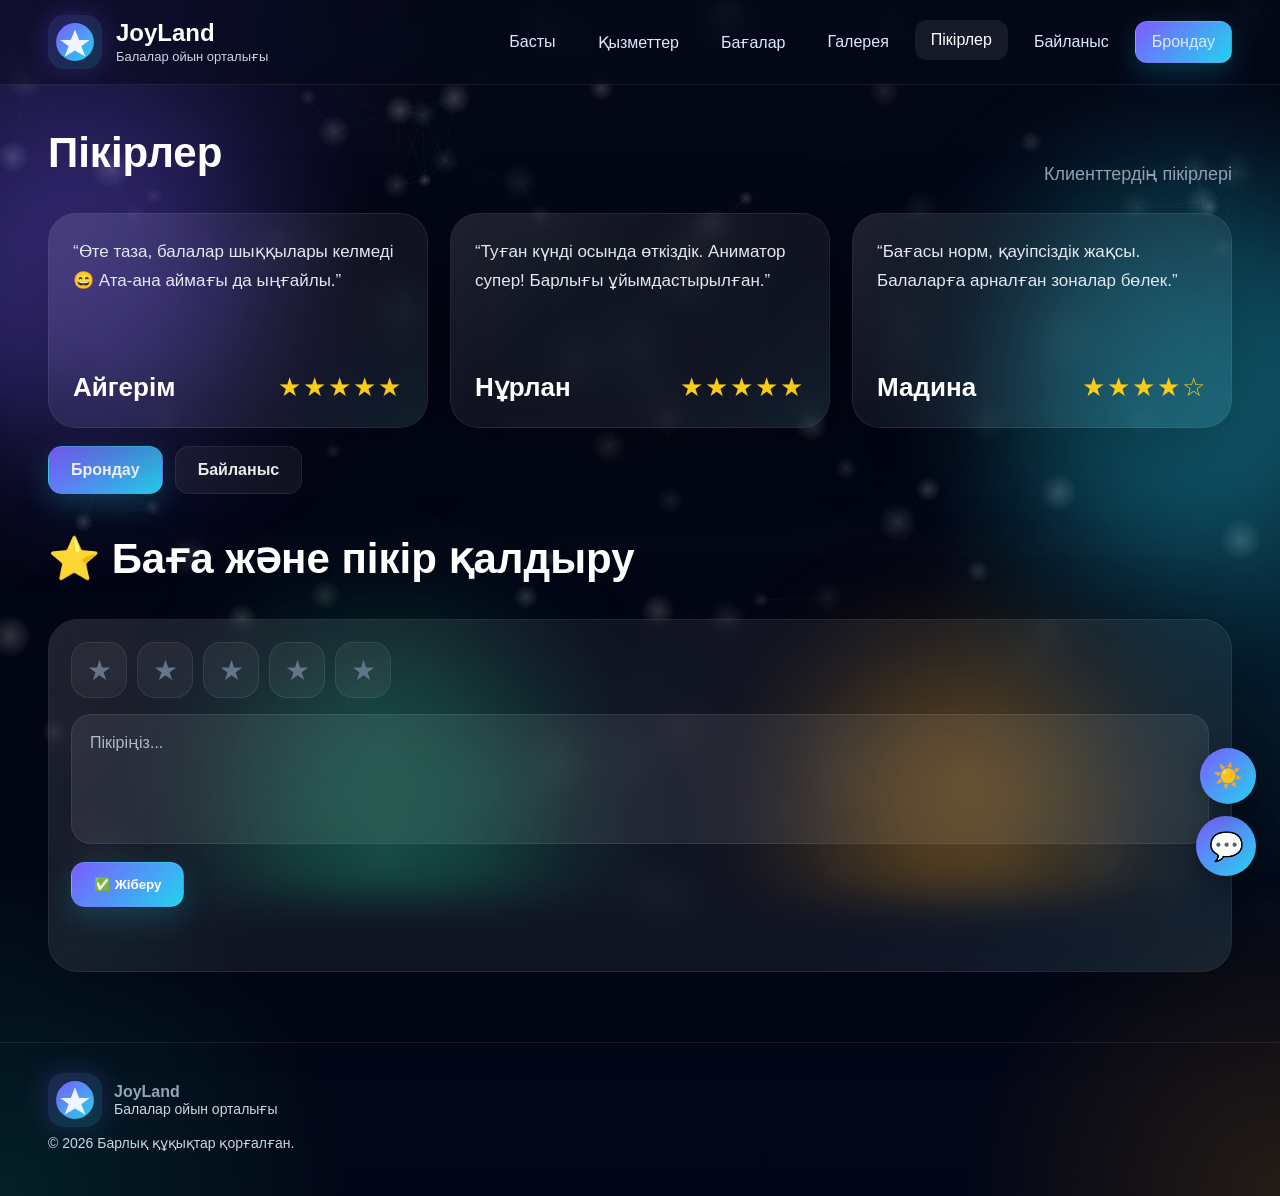
<file: ЧКВПРОЕКТ/reviews.html>
<!doctype html>
<html lang="kk">
<head>
  <meta charset="utf-8" />
  <meta name="viewport" content="width=device-width, initial-scale=1" />
  <title>JoyLand — Пікірлер</title>

  <style>
    *{
      margin:0;
      padding:0;
      box-sizing:border-box;
      font-family:'Segoe UI', sans-serif;
    }

    body{
      min-height:100vh;
      color:#fff;
      overflow-x:hidden;
      background:
        radial-gradient(circle at top left, rgba(124,92,255,.25), transparent 25%),
        radial-gradient(circle at right center, rgba(34,211,238,.16), transparent 25%),
        radial-gradient(circle at bottom left, rgba(16,185,129,.15), transparent 20%),
        radial-gradient(circle at bottom right, rgba(245,158,11,.14), transparent 18%),
        linear-gradient(180deg, #040816 0%, #020617 100%);
      position:relative;
    }

    .container{
      width:100%;
      max-width:1500px;
      margin:0 auto;
      padding:0 32px;
      position:relative;
      z-index:2;
    }

    #bg{
      position:fixed;
      inset:0;
      width:100%;
      height:100%;
      z-index:0;
      opacity:.55;
      pointer-events:none;
    }

    .bg-blobs{
      position:fixed;
      inset:0;
      overflow:hidden;
      z-index:0;
      pointer-events:none;
    }

    .blob{
      position:absolute;
      border-radius:50%;
      filter:blur(80px);
      opacity:.28;
      animation:floatBlob 15s ease-in-out infinite;
    }

    .b1{
      width:340px;
      height:340px;
      left:-80px;
      top:120px;
      background:#7c5cff;
    }

    .b2{
      width:380px;
      height:380px;
      right:-100px;
      top:180px;
      background:#22d3ee;
      animation-delay:2s;
    }

    .b3{
      width:320px;
      height:320px;
      left:18%;
      bottom:-60px;
      background:#10b981;
      animation-delay:4s;
    }

    .b4{
      width:280px;
      height:280px;
      right:14%;
      bottom:-40px;
      background:#f59e0b;
      animation-delay:6s;
    }

    @keyframes floatBlob{
      0%,100%{transform:translateY(0) scale(1)}
      50%{transform:translateY(-30px) scale(1.08)}
    }

    .nav{
      position:sticky;
      top:0;
      z-index:10;
      backdrop-filter:blur(14px);
      background:rgba(5,10,25,.48);
      border-bottom:1px solid rgba(255,255,255,.07);
    }

    .nav-inner{
      min-height:84px;
      display:flex;
      justify-content:space-between;
      align-items:center;
      gap:20px;
    }

    .brand{
      display:flex;
      align-items:center;
      gap:14px;
    }

    .logo{
      width:54px;
      height:54px;
      display:grid;
      place-items:center;
      border-radius:16px;
      background:linear-gradient(135deg, rgba(124,92,255,.22), rgba(34,211,238,.18));
      box-shadow:0 0 28px rgba(124,92,255,.25);
      overflow:hidden;
      flex-shrink:0;
    }

    .brand-title{
      font-size:24px;
      font-weight:800;
      line-height:1.1;
    }

    .brand-sub{
      font-size:13px;
      color:#cbd5e1;
      margin-top:2px;
    }

    .menu{
      display:flex;
      align-items:center;
      flex-wrap:wrap;
      gap:10px;
    }

    .menu a{
      text-decoration:none;
      color:#dbeafe;
      padding:11px 16px;
      border-radius:12px;
      transition:.3s ease;
      font-weight:600;
    }

    .menu a:hover,
    .menu a.active{
      background:rgba(255,255,255,.08);
      transform:translateY(-2px);
      color:#fff;
    }

    .btn{
      display:inline-flex;
      align-items:center;
      justify-content:center;
      gap:8px;
      padding:14px 22px;
      border-radius:14px;
      border:1px solid rgba(255,255,255,.08);
      text-decoration:none;
      cursor:pointer;
      font-weight:700;
      transition:.35s ease;
      background:rgba(255,255,255,.06);
      color:#fff;
    }

    .btn:hover{
      transform:translateY(-3px);
      background:rgba(255,255,255,.1);
    }

    .btn-primary{
      background:linear-gradient(135deg,#7c5cff,#22d3ee);
      box-shadow:0 10px 30px rgba(34,211,238,.18);
      color:#fff;
    }

    .btn-primary:hover{
      box-shadow:0 18px 40px rgba(124,92,255,.28);
    }

    .profile{
      position:relative;
    }

    .profile-btn{
      display:flex;
      align-items:center;
      gap:10px;
      background:rgba(255,255,255,.06);
      border:1px solid rgba(255,255,255,.08);
      color:#fff;
      border-radius:14px;
      padding:10px 14px;
      cursor:pointer;
    }

    .avatar{
      width:28px;
      height:28px;
      border-radius:50%;
      background:linear-gradient(135deg,#7c5cff,#22d3ee);
      display:inline-block;
    }

    .hello{
      display:flex;
      flex-direction:column;
      line-height:1.05;
      text-align:left;
    }

    .hi{
      font-size:11px;
      color:#cbd5e1;
    }

    .chev{
      opacity:.8;
    }

    .profile-menu{
      position:absolute;
      top:calc(100% + 10px);
      right:0;
      min-width:220px;
      display:none;
      flex-direction:column;
      gap:8px;
      padding:10px;
      border-radius:16px;
      background:rgba(10,15,30,.92);
      border:1px solid rgba(255,255,255,.08);
      box-shadow:0 15px 40px rgba(0,0,0,.3);
      backdrop-filter:blur(16px);
    }

    .profile-menu.show{
      display:flex;
    }

    .profile-menu a,
    .profile-menu button{
      width:100%;
      text-align:left;
      background:rgba(255,255,255,.04);
      border:1px solid rgba(255,255,255,.06);
      border-radius:12px;
      padding:12px 14px;
      color:#fff;
      text-decoration:none;
      cursor:pointer;
      font-weight:600;
    }

    .profile-menu .danger{
      color:#fecaca;
    }

    main, section, footer{
      position:relative;
      z-index:2;
    }

    .page-section{
      padding:44px 0 28px;
    }

    #rate{
      padding:12px 0 70px;
    }

    .section-title{
      display:flex;
      justify-content:space-between;
      align-items:flex-end;
      gap:20px;
      flex-wrap:wrap;
      margin-bottom:22px;
    }

    .section-title h2{
      font-size:46px;
      font-weight:800;
      margin-bottom:8px;
    }

    .section-title p{
      color:#cbd5e1;
      font-size:17px;
    }

    .reviews{
      display:grid;
      grid-template-columns:repeat(3, 1fr);
      gap:22px;
      margin-bottom:18px;
    }

    .review{
      position:relative;
      overflow:hidden;
      border-radius:28px;
      background:rgba(255,255,255,.06);
      border:1px solid rgba(255,255,255,.08);
      backdrop-filter:blur(18px);
      box-shadow:0 20px 80px rgba(0,0,0,.28);
      padding:24px;
      transition:.35s ease;
    }

    .review::before{
      content:"";
      position:absolute;
      inset:0;
      background:linear-gradient(135deg, rgba(255,255,255,.06), transparent 35%, transparent 70%, rgba(34,211,238,.06));
      pointer-events:none;
    }

    .review > *{
      position:relative;
      z-index:1;
    }

    .review:hover{
      transform:translateY(-6px);
      box-shadow:0 26px 90px rgba(0,0,0,.34);
    }

    .review p{
      color:#e2e8f0;
      font-size:17px;
      line-height:1.7;
      margin-bottom:18px;
      min-height:116px;
    }

    .who{
      display:flex;
      align-items:center;
      justify-content:space-between;
      gap:12px;
      flex-wrap:wrap;
    }

    .who b{
      font-size:26px;
      font-weight:800;
    }

    .stars-view{
      color:#facc15;
      font-size:26px;
      letter-spacing:2px;
    }

    .action-row{
      display:flex;
      gap:12px;
      flex-wrap:wrap;
    }

    .card.review-form{
      position:relative;
      overflow:hidden;
      border-radius:30px;
      background:rgba(255,255,255,.06);
      border:1px solid rgba(255,255,255,.08);
      backdrop-filter:blur(18px);
      box-shadow:0 20px 80px rgba(0,0,0,.28);
      padding:22px;
    }

    .card.review-form::before{
      content:"";
      position:absolute;
      inset:0;
      background:linear-gradient(135deg, rgba(255,255,255,.06), transparent 35%, transparent 70%, rgba(34,211,238,.06));
      pointer-events:none;
    }

    .card.review-form > *{
      position:relative;
      z-index:1;
    }

    #stars{
      display:flex;
      gap:10px;
      flex-wrap:wrap;
      margin-bottom:16px;
    }

    .star{
      width:56px;
      height:56px;
      border-radius:18px;
      border:1px solid rgba(255,255,255,.08);
      background:rgba(255,255,255,.05);
      color:#64748b;
      font-size:28px;
      cursor:pointer;
      transition:.25s ease;
    }

    .star:hover,
    .star.active{
      color:#facc15;
      background:rgba(250,204,21,.12);
      border-color:rgba(250,204,21,.28);
      transform:translateY(-2px);
    }

    .lab-input{
      width:100%;
      border:none;
      outline:none;
      border-radius:20px;
      padding:18px 18px;
      background:rgba(255,255,255,.08);
      border:1px solid rgba(255,255,255,.08);
      color:#fff;
      font-size:16px;
      transition:.3s ease;
      min-height:130px;
      resize:vertical;
    }

    .lab-input::placeholder{
      color:#aebacf;
    }

    .lab-input:focus{
      border-color:rgba(34,211,238,.45);
      box-shadow:0 0 0 4px rgba(34,211,238,.12);
      background:rgba(255,255,255,.11);
    }

    .lab-actions{
      margin-top:14px;
      display:flex;
      gap:12px;
      flex-wrap:wrap;
    }

    .lab-out{
      margin-top:14px;
      min-height:28px;
      color:#93c5fd;
      font-weight:600;
    }

    footer{
      padding:30px 0 45px;
      border-top:1px solid rgba(255,255,255,.06);
      color:#94a3b8;
    }

    .foot{
      display:flex;
      justify-content:space-between;
      align-items:center;
      gap:16px;
      flex-wrap:wrap;
    }

    .foot-left{
      display:flex;
      flex-direction:column;
      gap:8px;
    }

    .foot-brand{
      display:flex;
      align-items:center;
      gap:12px;
    }

    .tiny{
      color:#cbd5e1;
      font-size:14px;
    }

    .toast{
      position:fixed;
      right:20px;
      bottom:20px;
      z-index:999;
      display:none;
      min-width:260px;
      max-width:360px;
      padding:14px 16px;
      border-radius:16px;
      background:rgba(10,15,30,.94);
      border:1px solid rgba(255,255,255,.08);
      box-shadow:0 18px 40px rgba(0,0,0,.35);
      backdrop-filter:blur(16px);
      color:#fff;
      flex-direction:column;
      gap:6px;
    }

    .toast.show{
      display:flex;
    }

    @media(max-width:1100px){
      .reviews{
        grid-template-columns:1fr;
      }

      .review p{
        min-height:auto;
      }
    }

    @media(max-width:760px){
      .container{
        padding:0 18px;
      }

      .nav-inner{
        flex-direction:column;
        align-items:flex-start;
        padding:14px 0;
      }

      .menu{
        width:100%;
      }

      .section-title h2{
        font-size:34px;
      }

      .review{
        padding:18px;
        border-radius:22px;
      }

      .review p{
        font-size:15px;
      }

      .who b{
        font-size:22px;
      }

      .stars-view{
        font-size:22px;
      }

      .card.review-form{
        padding:18px;
        border-radius:24px;
      }

      .star{
        width:48px;
        height:48px;
        font-size:24px;
      }

      .menu a{
        padding:10px 12px;
      }
    }
    /* ---- */
  :root{
    --bg-main:#040816;
    --bg-end:#020617;
    --text-main:#ffffff;
    --text-muted:#cbd5e1;
    --nav-bg:rgba(5,10,25,.48);
    --menu-text:#dbeafe;
    --menu-hover-text:#ffffff;
    --menu-hover-bg:rgba(255,255,255,.08);

    --card-bg:rgba(255,255,255,.06);
    --card-border:rgba(255,255,255,.08);
    --card-soft:rgba(255,255,255,.04);

    --input-bg:rgba(255,255,255,.08);
    --input-text:#ffffff;
    --input-border:rgba(255,255,255,.08);

    --section-muted:#94a3b8;
    --pill-text:#e2e8f0;

    --chat-bg:#0f172a;
    --chat-inner:#0b1020;
    --chat-input-bg:#111827;
    --bot-bg:#1e293b;
    --user-bg:#22d3ee;
    --user-text:#000000;

    --footer-text:#94a3b8;
  }

  body.light-mode{
    --bg-main:#f8fafc;
    --bg-end:#e2e8f0;
    --text-main:#0f172a;
    --text-muted:#475569;
    --nav-bg:rgba(255,255,255,.84);
    --menu-text:#0f172a;
    --menu-hover-text:#0f172a;
    --menu-hover-bg:rgba(15,23,42,.08);

    --card-bg:rgba(255,255,255,.88);
    --card-border:rgba(15,23,42,.08);
    --card-soft:rgba(15,23,42,.04);

    --input-bg:#ffffff;
    --input-text:#0f172a;
    --input-border:#cbd5e1;

    --section-muted:#475569;
    --pill-text:#0f172a;

    --chat-bg:#ffffff;
    --chat-inner:#f1f5f9;
    --chat-input-bg:#e2e8f0;
    --bot-bg:#e2e8f0;
    --user-bg:#22d3ee;
    --user-text:#0f172a;

    --footer-text:#475569;
  }

  *{
    margin:0;
    padding:0;
    box-sizing:border-box;
    font-family:'Segoe UI', sans-serif;
  }

  html{
    scroll-behavior:smooth;
  }

  body{
    min-height:100vh;
    color:var(--text-main);
    overflow-x:hidden;
    background:
      radial-gradient(circle at top left, rgba(124,92,255,.25), transparent 25%),
      radial-gradient(circle at right center, rgba(34,211,238,.16), transparent 25%),
      radial-gradient(circle at bottom left, rgba(16,185,129,.15), transparent 20%),
      radial-gradient(circle at bottom right, rgba(245,158,11,.14), transparent 18%),
      linear-gradient(180deg, var(--bg-main) 0%, var(--bg-end) 100%);
    transition:background .35s ease,color .35s ease;
  }

  .container{
    width:100%;
    max-width:100%;
    padding:0 48px;
    position:relative;
    z-index:2;
  }

  .bg-blobs{
    position:fixed;
    inset:0;
    overflow:hidden;
    z-index:0;
    pointer-events:none;
  }

  .blob{
    position:absolute;
    border-radius:50%;
    filter:blur(70px);
    opacity:.35;
    animation:floatBlob 14s ease-in-out infinite;
  }

  .blob1{
    width:320px;
    height:320px;
    background:#7c5cff;
    top:80px;
    left:-80px;
  }

  .blob2{
    width:360px;
    height:360px;
    background:#22d3ee;
    top:220px;
    right:-100px;
    animation-delay:2s;
  }

  .blob3{
    width:300px;
    height:300px;
    background:#14b8a6;
    bottom:40px;
    left:20%;
    animation-delay:4s;
  }

  .blob4{
    width:260px;
    height:260px;
    background:#f59e0b;
    bottom:-40px;
    right:18%;
    animation-delay:6s;
  }

  @keyframes floatBlob{
    0%,100%{ transform:translateY(0) scale(1); }
    50%{ transform:translateY(-30px) scale(1.08); }
  }

  .particles{
    position:fixed;
    inset:0;
    z-index:1;
    pointer-events:none;
    overflow:hidden;
  }

  .particle{
    position:absolute;
    border-radius:50%;
    background:rgba(255,255,255,.22);
    box-shadow:0 0 18px rgba(255,255,255,.18);
    animation:rise linear infinite;
  }

  .particle:nth-child(1){ width:8px;height:8px;left:8%;animation-duration:16s;animation-delay:0s;top:100%; }
  .particle:nth-child(2){ width:14px;height:14px;left:16%;animation-duration:20s;animation-delay:3s;top:100%; }
  .particle:nth-child(3){ width:10px;height:10px;left:25%;animation-duration:18s;animation-delay:1s;top:100%; }
  .particle:nth-child(4){ width:18px;height:18px;left:34%;animation-duration:22s;animation-delay:6s;top:100%; }
  .particle:nth-child(5){ width:12px;height:12px;left:48%;animation-duration:19s;animation-delay:2s;top:100%; }
  .particle:nth-child(6){ width:16px;height:16px;left:58%;animation-duration:24s;animation-delay:4s;top:100%; }
  .particle:nth-child(7){ width:9px;height:9px;left:67%;animation-duration:17s;animation-delay:7s;top:100%; }
  .particle:nth-child(8){ width:15px;height:15px;left:78%;animation-duration:23s;animation-delay:5s;top:100%; }
  .particle:nth-child(9){ width:11px;height:11px;left:87%;animation-duration:21s;animation-delay:1s;top:100%; }
  .particle:nth-child(10){ width:20px;height:20px;left:94%;animation-duration:26s;animation-delay:8s;top:100%; }

  @keyframes rise{
    0%{
      transform:translateY(0) scale(.8);
      opacity:0;
    }
    15%{
      opacity:.8;
    }
    100%{
      transform:translateY(-110vh) scale(1.15);
      opacity:0;
    }
  }

  .nav{
    position:sticky;
    top:0;
    z-index:10;
    backdrop-filter:blur(14px);
    background:var(--nav-bg);
    border-bottom:1px solid var(--card-border);
    transition:background .35s ease,border-color .35s ease;
  }

  .nav-inner{
    min-height:84px;
    display:flex;
    align-items:center;
    justify-content:space-between;
    gap:20px;
  }

  .brand{
    display:flex;
    align-items:center;
    gap:14px;
    animation:fadeUp .8s ease both;
  }

  .brand-logo{
    width:52px;
    height:52px;
    border-radius:16px;
    display:grid;
    place-items:center;
    background:linear-gradient(135deg,#7c5cff,#22d3ee);
    box-shadow:0 0 25px rgba(124,92,255,.45);
    font-size:24px;
  }

  .brand h2{
    font-size:22px;
    line-height:1;
    margin-bottom:3px;
    color:var(--text-main);
  }

  .brand p{
    font-size:13px;
    color:var(--text-muted);
  }

  .menu{
    display:flex;
    align-items:center;
    flex-wrap:wrap;
    gap:10px;
  }

  .menu a{
    color:var(--menu-text);
    text-decoration:none;
    padding:11px 16px;
    border-radius:12px;
    transition:.3s ease;
    font-weight:500;
  }

  .menu a:hover{
    background:var(--menu-hover-bg);
    color:var(--menu-hover-text);
    transform:translateY(-2px);
  }

  .btn{
    display:inline-flex;
    align-items:center;
    justify-content:center;
    gap:8px;
    padding:14px 22px;
    border-radius:14px;
    text-decoration:none;
    font-weight:700;
    transition:.35s ease;
    border:1px solid var(--card-border);
  }

  .btn-primary{
    background:linear-gradient(135deg,#7c5cff,#22d3ee);
    color:#fff;
    box-shadow:0 10px 30px rgba(34,211,238,.22);
  }

  .btn-primary:hover{
    transform:translateY(-3px) scale(1.02);
    box-shadow:0 16px 40px rgba(124,92,255,.35);
  }

  .btn-secondary{
    background:var(--card-bg);
    color:var(--text-main);
    backdrop-filter:blur(12px);
  }

  .btn-secondary:hover{
    transform:translateY(-3px);
    background:var(--card-soft);
  }

  .hero{
    min-height:92vh;
    display:flex;
    align-items:center;
    padding:40px 0 70px;
  }

  .hero-grid{
    display:grid;
    grid-template-columns:1.35fr .95fr;
    gap:30px;
    width:100%;
  }

  .card{
    position:relative;
    overflow:hidden;
    background:var(--card-bg);
    border:1px solid var(--card-border);
    backdrop-filter:blur(18px);
    border-radius:28px;
    box-shadow:0 12px 60px rgba(0,0,0,.25);
    transition:.35s ease, background .35s ease, border-color .35s ease;
  }

  .card::before{
    content:"";
    position:absolute;
    inset:0;
    background:linear-gradient(135deg, rgba(255,255,255,.07), transparent 35%, transparent 65%, rgba(34,211,238,.07));
    pointer-events:none;
  }

  .card:hover{
    transform:translateY(-6px);
    box-shadow:0 18px 70px rgba(0,0,0,.34);
  }

  .hero-main{
    padding:56px;
    animation:fadeUp 1s ease .15s both;
  }

  .hero-main h1{
    font-size:64px;
    line-height:1.05;
    margin-bottom:22px;
    max-width:900px;
    color:var(--text-main);
  }

  .hero-main p{
    font-size:20px;
    color:var(--text-muted);
    max-width:850px;
    line-height:1.7;
    margin-bottom:28px;
  }

  .hero-actions{
    display:flex;
    flex-wrap:wrap;
    gap:14px;
    margin-bottom:28px;
  }

  .pill-row{
    display:flex;
    flex-wrap:wrap;
    gap:12px;
  }

  .pill{
    padding:12px 16px;
    border-radius:999px;
    background:var(--card-bg);
    border:1px solid var(--card-border);
    color:var(--pill-text);
    font-size:14px;
    animation:pulseGlow 3s ease-in-out infinite;
  }

  .hero-side{
    padding:34px;
    animation:fadeUp 1s ease .35s both;
  }

  .hero-side h3{
    font-size:28px;
    margin-bottom:20px;
    color:var(--text-main);
  }

  .offer{
    display:flex;
    justify-content:space-between;
    align-items:center;
    gap:14px;
    padding:18px;
    border-radius:18px;
    margin-bottom:14px;
    background:var(--card-soft);
    border:1px solid var(--card-border);
    transition:.3s ease;
  }

  .offer:hover{
    transform:translateX(6px);
    background:var(--card-bg);
  }

  .offer strong{
    display:block;
    margin-bottom:6px;
    font-size:17px;
    color:var(--text-main);
  }

  .offer span{
    color:var(--text-muted);
    font-size:14px;
  }

  .badge{
    min-width:76px;
    text-align:center;
    padding:10px 12px;
    border-radius:999px;
    background:linear-gradient(135deg, rgba(124,92,255,.35), rgba(34,211,238,.25));
    border:1px solid var(--card-border);
    font-weight:700;
    color:var(--text-main);
  }

  .side-actions{
    display:flex;
    gap:12px;
    flex-wrap:wrap;
    margin-top:18px;
  }

  section.content{
    padding:20px 0 90px;
  }

  .section-title{
    margin-bottom:28px;
    animation:fadeUp .8s ease both;
  }

  .section-title h2{
    font-size:42px;
    margin-bottom:8px;
    color:var(--text-main);
  }

  .section-title p{
    color:var(--section-muted);
    font-size:18px;
  }

  .grid-3{
    display:grid;
    grid-template-columns:repeat(3, 1fr);
    gap:24px;
  }

  .feature{
    padding:30px;
    border-radius:24px;
    background:var(--card-soft);
    border:1px solid var(--card-border);
    backdrop-filter:blur(14px);
    transition:.35s ease;
    animation:fadeUp .9s ease both;
  }

  .feature:nth-child(2){ animation-delay:.15s; }
  .feature:nth-child(3){ animation-delay:.3s; }

  .feature:hover{
    transform:translateY(-8px) scale(1.01);
    box-shadow:0 16px 40px rgba(0,0,0,.25);
  }

  .icon{
    width:62px;
    height:62px;
    border-radius:18px;
    display:grid;
    place-items:center;
    margin-bottom:16px;
    font-size:28px;
    background:linear-gradient(135deg, rgba(124,92,255,.35), rgba(34,211,238,.22));
    box-shadow:0 0 24px rgba(124,92,255,.2);
    animation:pulseGlow 3s ease-in-out infinite;
  }

  .feature h4{
    font-size:24px;
    margin-bottom:10px;
    color:var(--text-main);
  }

  .feature p{
    color:var(--text-muted);
    line-height:1.7;
    font-size:16px;
  }

  footer{
    padding:30px 0 45px;
    border-top:1px solid var(--card-border);
    color:var(--footer-text);
    position:relative;
    z-index:2;
  }

  .foot{
    display:flex;
    justify-content:space-between;
    align-items:center;
    gap:16px;
    flex-wrap:wrap;
  }

  @keyframes fadeUp{
    from{
      opacity:0;
      transform:translateY(28px);
    }
    to{
      opacity:1;
      transform:translateY(0);
    }
  }

  @keyframes pulseGlow{
    0%,100%{
      box-shadow:0 0 0 rgba(34,211,238,0);
    }
    50%{
      box-shadow:0 0 22px rgba(34,211,238,.2);
    }
  }

  .chatbot-toggle{
    position:fixed;
    right:24px;
    bottom:24px;
    width:60px;
    height:60px;
    border-radius:50%;
    display:flex;
    align-items:center;
    justify-content:center;
    font-size:28px;
    cursor:pointer;
    z-index:9999;
    background:linear-gradient(135deg,#7c5cff,#22d3ee);
    color:#fff;
    box-shadow:0 10px 30px rgba(0,0,0,.3);
  }

  .chatbot-box{
    position:fixed;
    right:24px;
    bottom:96px;
    width:340px;
    max-height:500px;
    background:var(--chat-bg);
    border:1px solid var(--card-border);
    border-radius:18px;
    overflow:hidden;
    display:none;
    flex-direction:column;
    z-index:9999;
    box-shadow:0 20px 50px rgba(0,0,0,.4);
  }

  .chatbot-box.show{
    display:flex;
  }

  .chatbot-header{
    display:flex;
    justify-content:space-between;
    align-items:center;
    padding:14px 16px;
    background:linear-gradient(135deg,#7c5cff,#22d3ee);
    color:#fff;
    font-weight:700;
  }

  .chatbot-header button{
    background:none;
    border:none;
    color:#fff;
    font-size:16px;
    cursor:pointer;
  }

  .chatbot-messages{
    padding:14px;
    overflow-y:auto;
    flex:1;
    display:flex;
    flex-direction:column;
    gap:10px;
    background:var(--chat-inner);
  }

  .bot-msg,
  .user-msg{
    padding:10px 12px;
    border-radius:12px;
    max-width:85%;
    line-height:1.4;
  }

  .bot-msg{
    background:var(--bot-bg);
    color:var(--text-main);
    align-self:flex-start;
  }

  .user-msg{
    background:var(--user-bg);
    color:var(--user-text);
    align-self:flex-end;
  }

  .chatbot-input-row{
    display:flex;
    gap:8px;
    padding:12px;
    background:var(--chat-input-bg);
  }

  .chatbot-input-row input{
    flex:1;
    padding:10px 12px;
    border-radius:10px;
    border:1px solid var(--input-border);
    background:var(--input-bg);
    color:var(--input-text);
  }

  .chatbot-input-row button{
    padding:10px 14px;
    border:none;
    border-radius:10px;
    background:linear-gradient(135deg,#7c5cff,#22d3ee);
    color:#fff;
    cursor:pointer;
  }

  .theme-toggle-floating{
    position:fixed;
    right:24px;
    bottom:96px;
    width:56px;
    height:56px;
    border-radius:50%;
    display:flex;
    align-items:center;
    justify-content:center;
    cursor:pointer;
    z-index:9999;
    background:linear-gradient(135deg,#7c5cff,#22d3ee);
    color:#fff;
    font-size:24px;
    box-shadow:0 10px 30px rgba(0,0,0,.3);
    transition:.3s ease;
  }

  .theme-toggle-floating:hover{
    transform:translateY(-3px) scale(1.05);
  }

  @media(max-width:1100px){
    .hero-main h1{
      font-size:50px;
    }

    .hero-grid{
      grid-template-columns:1fr;
    }
  }

  @media(max-width:760px){
    .container{
      padding:0 20px;
    }

    .nav-inner{
      align-items:flex-start;
      padding:14px 0;
      flex-direction:column;
    }

    .menu{
      width:100%;
    }

    .hero-main{
      padding:32px 24px;
    }

    .hero-side{
      padding:24px 20px;
    }

    .hero-main h1{
      font-size:36px;
    }

    .hero-main p{
      font-size:16px;
    }

    .grid-3{
      grid-template-columns:1fr;
    }

    .section-title h2{
      font-size:32px;
    }
  }
  </style>
</head>
<body>
  <canvas id="bg"></canvas>

  <div class="bg-blobs" aria-hidden="true">
    <span class="blob b1"></span>
    <span class="blob b2"></span>
    <span class="blob b3"></span>
    <span class="blob b4"></span>
  </div>

  <div class="nav">
    <div class="container nav-inner">
      <div class="brand">
        <div class="logo">
          <svg width="42" height="42" viewBox="0 0 100 100">
            <defs>
              <linearGradient id="grad1" x1="0" y1="0" x2="1" y2="1">
                <stop offset="0%" stop-color="#7c5cff"/>
                <stop offset="100%" stop-color="#22d3ee"/>
              </linearGradient>
            </defs>
            <circle cx="50" cy="50" r="45" fill="url(#grad1)" />
            <polygon points="50,20 60,45 85,45 65,60 75,85 50,70 25,85 35,60 15,45 40,45"
                     fill="white" opacity="0.9"/>
          </svg>
        </div>
        <div>
          <div class="brand-title">JoyLand</div>
          <div class="brand-sub">Балалар ойын орталығы</div>
        </div>
      </div>

      <div class="menu">
        <div class="profile" id="profileWrap" style="display:none;">
          <button class="profile-btn" id="profileBtn" type="button">
            <span class="avatar" aria-hidden="true"></span>
            <span class="hello">
              <span class="hi">Сәлем,</span>
              <b id="profileName">Пайдаланушы</b>
            </span>
            <span class="chev" aria-hidden="true">▾</span>
          </button>

          <div class="profile-menu" id="profileMenu">
            <a href="booking.html">📅 Брондау</a>
            <a href="contacts.html">📍 Байланыс</a>
            <button type="button" class="danger" id="logoutBtn">Шығу</button>
          </div>
        </div>

        <a href="index.html">Басты</a>
        <a href="services.html">Қызметтер</a>
        <a href="prices.html">Бағалар</a>
        <a href="gallery.html">Галерея</a>
        <a class="active" href="reviews.html">Пікірлер</a>
        <a href="contacts.html">Байланыс</a>
        <a class="btn btn-primary" href="booking.html">Брондау</a>
      </div>
    </div>
  </div>

  <main>
    <section class="page-section">
      <div class="container">
        <div class="section-title">
          <h2>Пікірлер</h2>
          <p>Клиенттердің пікірлері</p>
        </div>

        <div class="reviews">
          <div class="review">
            <p>“Өте таза, балалар шыққылары келмеді 😄 Ата-ана аймағы да ыңғайлы.”</p>
            <div class="who">
              <b>Айгерім</b>
              <span class="stars-view">★★★★★</span>
            </div>
          </div>

          <div class="review">
            <p>“Туған күнді осында өткіздік. Аниматор супер! Барлығы ұйымдастырылған.”</p>
            <div class="who">
              <b>Нұрлан</b>
              <span class="stars-view">★★★★★</span>
            </div>
          </div>

          <div class="review">
            <p>“Бағасы норм, қауіпсіздік жақсы. Балаларға арналған зоналар бөлек.”</p>
            <div class="who">
              <b>Мадина</b>
              <span class="stars-view">★★★★☆</span>
            </div>
          </div>
        </div>

        <div class="action-row">
          <a class="btn btn-primary" href="booking.html">Брондау</a>
          <a class="btn" href="contacts.html">Байланыс</a>
        </div>
      </div>
    </section>
  </main>

  <section id="rate">
    <div class="container">
      <div class="section-title">
        <h2>⭐ Баға және пікір қалдыру</h2>
      </div>

      <div class="card review-form">
        <div class="stars" id="stars">
          <button type="button" class="star" data-v="1">★</button>
          <button type="button" class="star" data-v="2">★</button>
          <button type="button" class="star" data-v="3">★</button>
          <button type="button" class="star" data-v="4">★</button>
          <button type="button" class="star" data-v="5">★</button>
        </div>

        <textarea id="reviewText" class="lab-input" rows="3" placeholder="Пікіріңіз..."></textarea>

        <div class="lab-actions">
          <button class="btn btn-primary" id="sendReview" type="button">✅ Жіберу</button>
        </div>

        <div class="lab-out" id="reviewOut"></div>
      </div>
    </div>
  </section>

  <footer>
    <div class="container foot">
      <div class="foot-left">
        <div class="foot-brand">
          <div class="logo">
            <svg width="42" height="42" viewBox="0 0 100 100">
              <defs>
                <linearGradient id="grad2" x1="0" y1="0" x2="1" y2="1">
                  <stop offset="0%" stop-color="#7c5cff"/>
                  <stop offset="100%" stop-color="#22d3ee"/>
                </linearGradient>
              </defs>
              <circle cx="50" cy="50" r="45" fill="url(#grad2)" />
              <polygon points="50,20 60,45 85,45 65,60 75,85 50,70 25,85 35,60 15,45 40,45"
                       fill="white" opacity="0.9"/>
            </svg>
          </div>
          <div><b>JoyLand</b><div class="tiny">Балалар ойын орталығы</div></div>
        </div>
        <div class="tiny">© <span id="y"></span> Барлық құқықтар қорғалған.</div>
      </div>
    </div>
  </footer>

  <div class="toast" id="toast">
    <b id="toastTitle"></b>
    <span id="toastText"></span>
  </div>

  <script>
    const canvas = document.getElementById('bg');
    const ctx = canvas.getContext('2d');

    function resizeCanvas() {
      canvas.width = window.innerWidth;
      canvas.height = window.innerHeight;
    }
    resizeCanvas();
    window.addEventListener('resize', resizeCanvas);

    const points = Array.from({ length: 70 }, () => ({
      x: Math.random() * window.innerWidth,
      y: Math.random() * window.innerHeight,
      vx: (Math.random() - 0.5) * 0.45,
      vy: (Math.random() - 0.5) * 0.45,
      r: Math.random() * 2.2 + 1
    }));

    function animate() {
      ctx.clearRect(0, 0, canvas.width, canvas.height);

      for (let i = 0; i < points.length; i++) {
        const p = points[i];
        p.x += p.vx;
        p.y += p.vy;

        if (p.x < 0 || p.x > canvas.width) p.vx *= -1;
        if (p.y < 0 || p.y > canvas.height) p.vy *= -1;

        ctx.beginPath();
        ctx.arc(p.x, p.y, p.r, 0, Math.PI * 2);
        ctx.fillStyle = 'rgba(255,255,255,0.35)';
        ctx.fill();

        for (let j = i + 1; j < points.length; j++) {
          const q = points[j];
          const dx = p.x - q.x;
          const dy = p.y - q.y;
          const dist = Math.sqrt(dx * dx + dy * dy);

          if (dist < 120) {
            ctx.beginPath();
            ctx.moveTo(p.x, p.y);
            ctx.lineTo(q.x, q.y);
            ctx.strokeStyle = 'rgba(255,255,255,' + (0.08 - dist / 1800) + ')';
            ctx.lineWidth = 1;
            ctx.stroke();
          }
        }
      }

      requestAnimationFrame(animate);
    }

    animate();

    const profileBtn = document.getElementById('profileBtn');
    const profileMenu = document.getElementById('profileMenu');

    if (profileBtn && profileMenu) {
      profileBtn.addEventListener('click', () => {
        profileMenu.classList.toggle('show');
      });

      document.addEventListener('click', (e) => {
        if (!e.target.closest('#profileWrap')) {
          profileMenu.classList.remove('show');
        }
      });
    }

    const y = document.getElementById('y');
    if (y) y.textContent = new Date().getFullYear();
  </script>
<div class="chatbot-toggle" id="chatbotToggle">💬</div>
  <div class="theme-toggle-floating" id="themeToggle">☀️</div>

<div class="chatbot-box" id="chatbotBox">
  <div class="chatbot-header">
    <span>JoyLand Bot</span>
    <button id="chatbotClose" type="button">✖</button>
  </div>

  <div class="chatbot-messages" id="chatbotMessages">
    <div class="bot-msg">Сәлем! Мен JoyLand көмекшісімін 👋</div>
  </div>

  <div class="chatbot-input-row">
    <input type="text" id="chatbotInput" placeholder="Сұрағыңызды жазыңыз..." />
    <button id="chatbotSend" type="button">Жіберу</button>
  </div>
</div>

<script src="chatbot.js"></script>
<script src="darklight.js"></script>
  <script src="reviews.js"></script>
  <script src="script.js"></script>
</body>
</html>
</file>
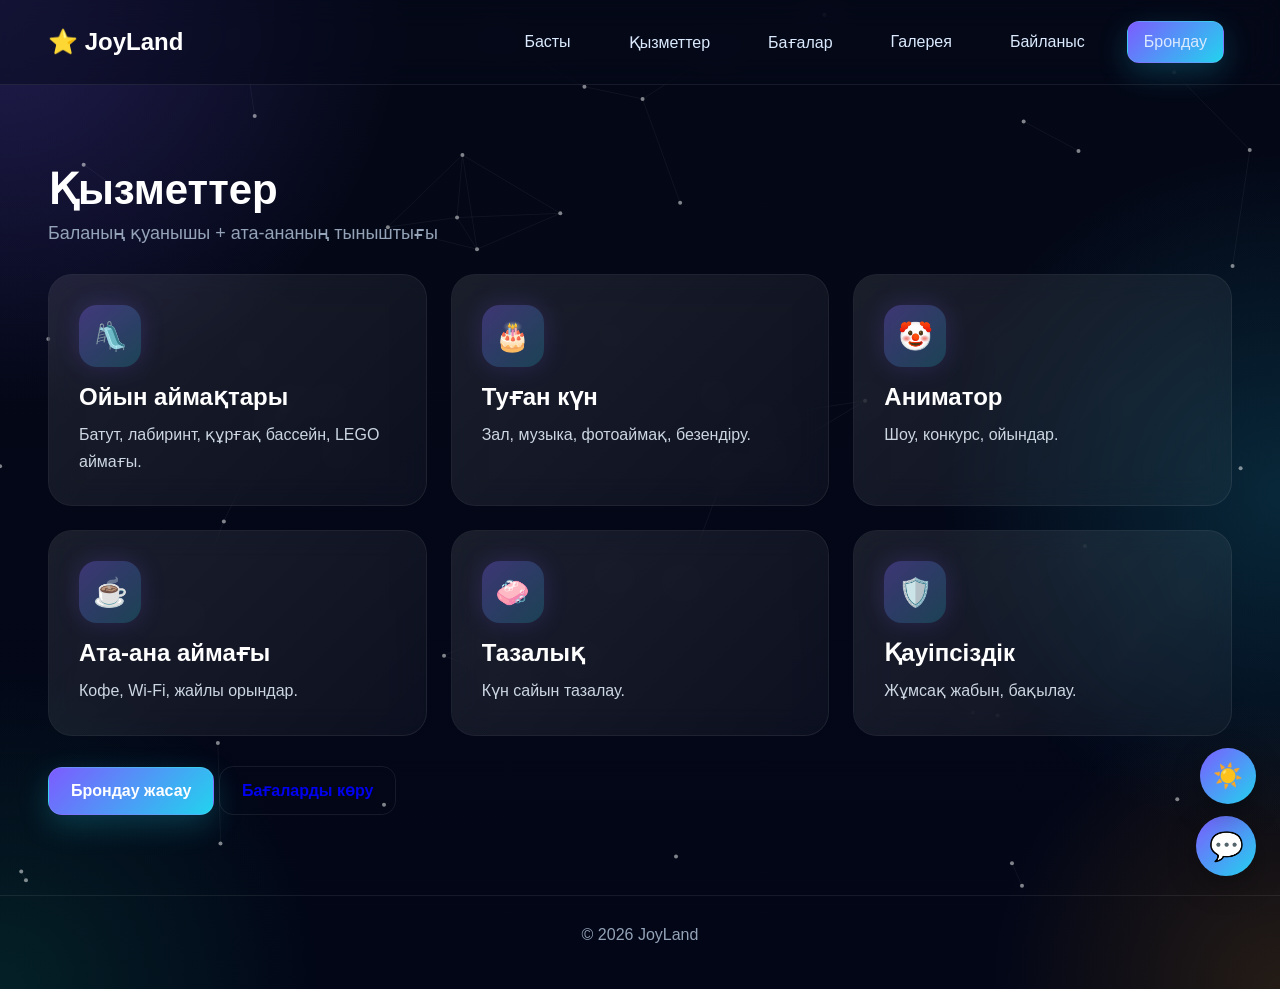
<file: ЧКВПРОЕКТ/services.html>
<!doctype html>
<html lang="kk">
<head>
  <meta charset="utf-8" />
  <meta name="viewport" content="width=device-width, initial-scale=1" />
  <title>JoyLand — Қызметтер</title>

  <style>
    *{
      margin:0;
      padding:0;
      box-sizing:border-box;
      font-family:'Segoe UI', sans-serif;
    }

    body{
      min-height:100vh;
      color:#fff;
      background:
        radial-gradient(circle at top left, rgba(124,92,255,.25), transparent 25%),
        radial-gradient(circle at right, rgba(34,211,238,.15), transparent 25%),
        radial-gradient(circle at bottom, rgba(16,185,129,.15), transparent 20%),
        linear-gradient(180deg, #040816 0%, #020617 100%);
      overflow-x:hidden;
    }

    .container{
      width:100%;
      max-width:1500px;
      margin:0 auto;
      padding:0 30px;
    }

    /* NAV */
    .nav{
      position:sticky;
      top:0;
      backdrop-filter:blur(14px);
      background:rgba(5,10,25,.5);
      border-bottom:1px solid rgba(255,255,255,.07);
      z-index:10;
    }

    .nav-inner{
      display:flex;
      justify-content:space-between;
      align-items:center;
      height:80px;
    }

    .menu a{
      margin:0 8px;
      padding:10px 14px;
      border-radius:10px;
      text-decoration:none;
      color:#cbd5f5;
      font-weight:500;
      transition:.3s;
    }

    .menu a:hover{
      background:rgba(255,255,255,.08);
      color:#fff;
    }

    .btn{
      padding:12px 18px;
      border-radius:12px;
      text-decoration:none;
      display:inline-block;
      transition:.3s;
    }

    .btn-primary{
      background:linear-gradient(45deg,#7c5cff,#22d3ee);
      color:#fff;
    }

    /* SECTION */
    #services{
      padding:80px 0;
    }

    .section-title h2{
      font-size:44px;
      margin-bottom:10px;
    }

    .section-title p{
      color:#94a3b8;
      margin-bottom:30px;
    }

    /* GRID */
    .grid-3{
      display:grid;
      grid-template-columns:repeat(3,1fr);
      gap:25px;
    }

    .feature{
      padding:30px;
      border-radius:20px;
      background:rgba(255,255,255,.05);
      backdrop-filter:blur(15px);
      border:1px solid rgba(255,255,255,.08);
      transition:.3s;
      position:relative;
      overflow:hidden;
    }

    .feature:hover{
      transform:translateY(-6px);
      box-shadow:0 15px 40px rgba(0,0,0,.3);
    }

    .feature::before{
      content:"";
      position:absolute;
      inset:0;
      background:linear-gradient(135deg, rgba(255,255,255,.06), transparent);
      pointer-events:none;
    }

    .icon{
      font-size:28px;
      margin-bottom:10px;
    }

    h4{
      margin-bottom:8px;
      font-size:20px;
    }

    p{
      color:#cbd5e1;
      font-size:14px;
    }

    .actions{
      margin-top:30px;
    }

    footer{
      padding:40px;
      text-align:center;
      color:#64748b;
    }

    /* CANVAS */
    #bg{
      position:fixed;
      inset:0;
      z-index:0;
      opacity:.5;
    }

    main{
      position:relative;
      z-index:2;
    }

    @media(max-width:900px){
      .grid-3{
        grid-template-columns:1fr;
      }
    }
    /* ---- */
  :root{
    --bg-main:#040816;
    --bg-end:#020617;
    --text-main:#ffffff;
    --text-muted:#cbd5e1;
    --nav-bg:rgba(5,10,25,.48);
    --menu-text:#dbeafe;
    --menu-hover-text:#ffffff;
    --menu-hover-bg:rgba(255,255,255,.08);

    --card-bg:rgba(255,255,255,.06);
    --card-border:rgba(255,255,255,.08);
    --card-soft:rgba(255,255,255,.04);

    --input-bg:rgba(255,255,255,.08);
    --input-text:#ffffff;
    --input-border:rgba(255,255,255,.08);

    --section-muted:#94a3b8;
    --pill-text:#e2e8f0;

    --chat-bg:#0f172a;
    --chat-inner:#0b1020;
    --chat-input-bg:#111827;
    --bot-bg:#1e293b;
    --user-bg:#22d3ee;
    --user-text:#000000;

    --footer-text:#94a3b8;
  }

  body.light-mode{
    --bg-main:#f8fafc;
    --bg-end:#e2e8f0;
    --text-main:#0f172a;
    --text-muted:#475569;
    --nav-bg:rgba(255,255,255,.84);
    --menu-text:#0f172a;
    --menu-hover-text:#0f172a;
    --menu-hover-bg:rgba(15,23,42,.08);

    --card-bg:rgba(255,255,255,.88);
    --card-border:rgba(15,23,42,.08);
    --card-soft:rgba(15,23,42,.04);

    --input-bg:#ffffff;
    --input-text:#0f172a;
    --input-border:#cbd5e1;

    --section-muted:#475569;
    --pill-text:#0f172a;

    --chat-bg:#ffffff;
    --chat-inner:#f1f5f9;
    --chat-input-bg:#e2e8f0;
    --bot-bg:#e2e8f0;
    --user-bg:#22d3ee;
    --user-text:#0f172a;

    --footer-text:#475569;
  }

  *{
    margin:0;
    padding:0;
    box-sizing:border-box;
    font-family:'Segoe UI', sans-serif;
  }

  html{
    scroll-behavior:smooth;
  }

  body{
    min-height:100vh;
    color:var(--text-main);
    overflow-x:hidden;
    background:
      radial-gradient(circle at top left, rgba(124,92,255,.25), transparent 25%),
      radial-gradient(circle at right center, rgba(34,211,238,.16), transparent 25%),
      radial-gradient(circle at bottom left, rgba(16,185,129,.15), transparent 20%),
      radial-gradient(circle at bottom right, rgba(245,158,11,.14), transparent 18%),
      linear-gradient(180deg, var(--bg-main) 0%, var(--bg-end) 100%);
    transition:background .35s ease,color .35s ease;
  }

  .container{
    width:100%;
    max-width:100%;
    padding:0 48px;
    position:relative;
    z-index:2;
  }

  .bg-blobs{
    position:fixed;
    inset:0;
    overflow:hidden;
    z-index:0;
    pointer-events:none;
  }

  .blob{
    position:absolute;
    border-radius:50%;
    filter:blur(70px);
    opacity:.35;
    animation:floatBlob 14s ease-in-out infinite;
  }

  .blob1{
    width:320px;
    height:320px;
    background:#7c5cff;
    top:80px;
    left:-80px;
  }

  .blob2{
    width:360px;
    height:360px;
    background:#22d3ee;
    top:220px;
    right:-100px;
    animation-delay:2s;
  }

  .blob3{
    width:300px;
    height:300px;
    background:#14b8a6;
    bottom:40px;
    left:20%;
    animation-delay:4s;
  }

  .blob4{
    width:260px;
    height:260px;
    background:#f59e0b;
    bottom:-40px;
    right:18%;
    animation-delay:6s;
  }

  @keyframes floatBlob{
    0%,100%{ transform:translateY(0) scale(1); }
    50%{ transform:translateY(-30px) scale(1.08); }
  }

  .particles{
    position:fixed;
    inset:0;
    z-index:1;
    pointer-events:none;
    overflow:hidden;
  }

  .particle{
    position:absolute;
    border-radius:50%;
    background:rgba(255,255,255,.22);
    box-shadow:0 0 18px rgba(255,255,255,.18);
    animation:rise linear infinite;
  }

  .particle:nth-child(1){ width:8px;height:8px;left:8%;animation-duration:16s;animation-delay:0s;top:100%; }
  .particle:nth-child(2){ width:14px;height:14px;left:16%;animation-duration:20s;animation-delay:3s;top:100%; }
  .particle:nth-child(3){ width:10px;height:10px;left:25%;animation-duration:18s;animation-delay:1s;top:100%; }
  .particle:nth-child(4){ width:18px;height:18px;left:34%;animation-duration:22s;animation-delay:6s;top:100%; }
  .particle:nth-child(5){ width:12px;height:12px;left:48%;animation-duration:19s;animation-delay:2s;top:100%; }
  .particle:nth-child(6){ width:16px;height:16px;left:58%;animation-duration:24s;animation-delay:4s;top:100%; }
  .particle:nth-child(7){ width:9px;height:9px;left:67%;animation-duration:17s;animation-delay:7s;top:100%; }
  .particle:nth-child(8){ width:15px;height:15px;left:78%;animation-duration:23s;animation-delay:5s;top:100%; }
  .particle:nth-child(9){ width:11px;height:11px;left:87%;animation-duration:21s;animation-delay:1s;top:100%; }
  .particle:nth-child(10){ width:20px;height:20px;left:94%;animation-duration:26s;animation-delay:8s;top:100%; }

  @keyframes rise{
    0%{
      transform:translateY(0) scale(.8);
      opacity:0;
    }
    15%{
      opacity:.8;
    }
    100%{
      transform:translateY(-110vh) scale(1.15);
      opacity:0;
    }
  }

  .nav{
    position:sticky;
    top:0;
    z-index:10;
    backdrop-filter:blur(14px);
    background:var(--nav-bg);
    border-bottom:1px solid var(--card-border);
    transition:background .35s ease,border-color .35s ease;
  }

  .nav-inner{
    min-height:84px;
    display:flex;
    align-items:center;
    justify-content:space-between;
    gap:20px;
  }

  .brand{
    display:flex;
    align-items:center;
    gap:14px;
    animation:fadeUp .8s ease both;
  }

  .brand-logo{
    width:52px;
    height:52px;
    border-radius:16px;
    display:grid;
    place-items:center;
    background:linear-gradient(135deg,#7c5cff,#22d3ee);
    box-shadow:0 0 25px rgba(124,92,255,.45);
    font-size:24px;
  }

  .brand h2{
    font-size:22px;
    line-height:1;
    margin-bottom:3px;
    color:var(--text-main);
  }

  .brand p{
    font-size:13px;
    color:var(--text-muted);
  }

  .menu{
    display:flex;
    align-items:center;
    flex-wrap:wrap;
    gap:10px;
  }

  .menu a{
    color:var(--menu-text);
    text-decoration:none;
    padding:11px 16px;
    border-radius:12px;
    transition:.3s ease;
    font-weight:500;
  }

  .menu a:hover{
    background:var(--menu-hover-bg);
    color:var(--menu-hover-text);
    transform:translateY(-2px);
  }

  .btn{
    display:inline-flex;
    align-items:center;
    justify-content:center;
    gap:8px;
    padding:14px 22px;
    border-radius:14px;
    text-decoration:none;
    font-weight:700;
    transition:.35s ease;
    border:1px solid var(--card-border);
  }

  .btn-primary{
    background:linear-gradient(135deg,#7c5cff,#22d3ee);
    color:#fff;
    box-shadow:0 10px 30px rgba(34,211,238,.22);
  }

  .btn-primary:hover{
    transform:translateY(-3px) scale(1.02);
    box-shadow:0 16px 40px rgba(124,92,255,.35);
  }

  .btn-secondary{
    background:var(--card-bg);
    color:var(--text-main);
    backdrop-filter:blur(12px);
  }

  .btn-secondary:hover{
    transform:translateY(-3px);
    background:var(--card-soft);
  }

  .hero{
    min-height:92vh;
    display:flex;
    align-items:center;
    padding:40px 0 70px;
  }

  .hero-grid{
    display:grid;
    grid-template-columns:1.35fr .95fr;
    gap:30px;
    width:100%;
  }

  .card{
    position:relative;
    overflow:hidden;
    background:var(--card-bg);
    border:1px solid var(--card-border);
    backdrop-filter:blur(18px);
    border-radius:28px;
    box-shadow:0 12px 60px rgba(0,0,0,.25);
    transition:.35s ease, background .35s ease, border-color .35s ease;
  }

  .card::before{
    content:"";
    position:absolute;
    inset:0;
    background:linear-gradient(135deg, rgba(255,255,255,.07), transparent 35%, transparent 65%, rgba(34,211,238,.07));
    pointer-events:none;
  }

  .card:hover{
    transform:translateY(-6px);
    box-shadow:0 18px 70px rgba(0,0,0,.34);
  }

  .hero-main{
    padding:56px;
    animation:fadeUp 1s ease .15s both;
  }

  .hero-main h1{
    font-size:64px;
    line-height:1.05;
    margin-bottom:22px;
    max-width:900px;
    color:var(--text-main);
  }

  .hero-main p{
    font-size:20px;
    color:var(--text-muted);
    max-width:850px;
    line-height:1.7;
    margin-bottom:28px;
  }

  .hero-actions{
    display:flex;
    flex-wrap:wrap;
    gap:14px;
    margin-bottom:28px;
  }

  .pill-row{
    display:flex;
    flex-wrap:wrap;
    gap:12px;
  }

  .pill{
    padding:12px 16px;
    border-radius:999px;
    background:var(--card-bg);
    border:1px solid var(--card-border);
    color:var(--pill-text);
    font-size:14px;
    animation:pulseGlow 3s ease-in-out infinite;
  }

  .hero-side{
    padding:34px;
    animation:fadeUp 1s ease .35s both;
  }

  .hero-side h3{
    font-size:28px;
    margin-bottom:20px;
    color:var(--text-main);
  }

  .offer{
    display:flex;
    justify-content:space-between;
    align-items:center;
    gap:14px;
    padding:18px;
    border-radius:18px;
    margin-bottom:14px;
    background:var(--card-soft);
    border:1px solid var(--card-border);
    transition:.3s ease;
  }

  .offer:hover{
    transform:translateX(6px);
    background:var(--card-bg);
  }

  .offer strong{
    display:block;
    margin-bottom:6px;
    font-size:17px;
    color:var(--text-main);
  }

  .offer span{
    color:var(--text-muted);
    font-size:14px;
  }

  .badge{
    min-width:76px;
    text-align:center;
    padding:10px 12px;
    border-radius:999px;
    background:linear-gradient(135deg, rgba(124,92,255,.35), rgba(34,211,238,.25));
    border:1px solid var(--card-border);
    font-weight:700;
    color:var(--text-main);
  }

  .side-actions{
    display:flex;
    gap:12px;
    flex-wrap:wrap;
    margin-top:18px;
  }

  section.content{
    padding:20px 0 90px;
  }

  .section-title{
    margin-bottom:28px;
    animation:fadeUp .8s ease both;
  }

  .section-title h2{
    font-size:42px;
    margin-bottom:8px;
    color:var(--text-main);
  }

  .section-title p{
    color:var(--section-muted);
    font-size:18px;
  }

  .grid-3{
    display:grid;
    grid-template-columns:repeat(3, 1fr);
    gap:24px;
  }

  .feature{
    padding:30px;
    border-radius:24px;
    background:var(--card-soft);
    border:1px solid var(--card-border);
    backdrop-filter:blur(14px);
    transition:.35s ease;
    animation:fadeUp .9s ease both;
  }

  .feature:nth-child(2){ animation-delay:.15s; }
  .feature:nth-child(3){ animation-delay:.3s; }

  .feature:hover{
    transform:translateY(-8px) scale(1.01);
    box-shadow:0 16px 40px rgba(0,0,0,.25);
  }

  .icon{
    width:62px;
    height:62px;
    border-radius:18px;
    display:grid;
    place-items:center;
    margin-bottom:16px;
    font-size:28px;
    background:linear-gradient(135deg, rgba(124,92,255,.35), rgba(34,211,238,.22));
    box-shadow:0 0 24px rgba(124,92,255,.2);
    animation:pulseGlow 3s ease-in-out infinite;
  }

  .feature h4{
    font-size:24px;
    margin-bottom:10px;
    color:var(--text-main);
  }

  .feature p{
    color:var(--text-muted);
    line-height:1.7;
    font-size:16px;
  }

  footer{
    padding:30px 0 45px;
    border-top:1px solid var(--card-border);
    color:var(--footer-text);
    position:relative;
    z-index:2;
  }

  .foot{
    display:flex;
    justify-content:space-between;
    align-items:center;
    gap:16px;
    flex-wrap:wrap;
  }

  @keyframes fadeUp{
    from{
      opacity:0;
      transform:translateY(28px);
    }
    to{
      opacity:1;
      transform:translateY(0);
    }
  }

  @keyframes pulseGlow{
    0%,100%{
      box-shadow:0 0 0 rgba(34,211,238,0);
    }
    50%{
      box-shadow:0 0 22px rgba(34,211,238,.2);
    }
  }

  .chatbot-toggle{
    position:fixed;
    right:24px;
    bottom:24px;
    width:60px;
    height:60px;
    border-radius:50%;
    display:flex;
    align-items:center;
    justify-content:center;
    font-size:28px;
    cursor:pointer;
    z-index:9999;
    background:linear-gradient(135deg,#7c5cff,#22d3ee);
    color:#fff;
    box-shadow:0 10px 30px rgba(0,0,0,.3);
  }

  .chatbot-box{
    position:fixed;
    right:24px;
    bottom:96px;
    width:340px;
    max-height:500px;
    background:var(--chat-bg);
    border:1px solid var(--card-border);
    border-radius:18px;
    overflow:hidden;
    display:none;
    flex-direction:column;
    z-index:9999;
    box-shadow:0 20px 50px rgba(0,0,0,.4);
  }

  .chatbot-box.show{
    display:flex;
  }

  .chatbot-header{
    display:flex;
    justify-content:space-between;
    align-items:center;
    padding:14px 16px;
    background:linear-gradient(135deg,#7c5cff,#22d3ee);
    color:#fff;
    font-weight:700;
  }

  .chatbot-header button{
    background:none;
    border:none;
    color:#fff;
    font-size:16px;
    cursor:pointer;
  }

  .chatbot-messages{
    padding:14px;
    overflow-y:auto;
    flex:1;
    display:flex;
    flex-direction:column;
    gap:10px;
    background:var(--chat-inner);
  }

  .bot-msg,
  .user-msg{
    padding:10px 12px;
    border-radius:12px;
    max-width:85%;
    line-height:1.4;
  }

  .bot-msg{
    background:var(--bot-bg);
    color:var(--text-main);
    align-self:flex-start;
  }

  .user-msg{
    background:var(--user-bg);
    color:var(--user-text);
    align-self:flex-end;
  }

  .chatbot-input-row{
    display:flex;
    gap:8px;
    padding:12px;
    background:var(--chat-input-bg);
  }

  .chatbot-input-row input{
    flex:1;
    padding:10px 12px;
    border-radius:10px;
    border:1px solid var(--input-border);
    background:var(--input-bg);
    color:var(--input-text);
  }

  .chatbot-input-row button{
    padding:10px 14px;
    border:none;
    border-radius:10px;
    background:linear-gradient(135deg,#7c5cff,#22d3ee);
    color:#fff;
    cursor:pointer;
  }

  .theme-toggle-floating{
    position:fixed;
    right:24px;
    bottom:96px;
    width:56px;
    height:56px;
    border-radius:50%;
    display:flex;
    align-items:center;
    justify-content:center;
    cursor:pointer;
    z-index:9999;
    background:linear-gradient(135deg,#7c5cff,#22d3ee);
    color:#fff;
    font-size:24px;
    box-shadow:0 10px 30px rgba(0,0,0,.3);
    transition:.3s ease;
  }

  .theme-toggle-floating:hover{
    transform:translateY(-3px) scale(1.05);
  }

  @media(max-width:1100px){
    .hero-main h1{
      font-size:50px;
    }

    .hero-grid{
      grid-template-columns:1fr;
    }
  }

  @media(max-width:760px){
    .container{
      padding:0 20px;
    }

    .nav-inner{
      align-items:flex-start;
      padding:14px 0;
      flex-direction:column;
    }

    .menu{
      width:100%;
    }

    .hero-main{
      padding:32px 24px;
    }

    .hero-side{
      padding:24px 20px;
    }

    .hero-main h1{
      font-size:36px;
    }

    .hero-main p{
      font-size:16px;
    }

    .grid-3{
      grid-template-columns:1fr;
    }

    .section-title h2{
      font-size:32px;
    }
  }
  </style>
</head>

<body>

<canvas id="bg"></canvas>

<div class="nav">
  <div class="container nav-inner">
    <h2>⭐ JoyLand</h2>

    <div class="menu">
      <a href="index.html">Басты</a>
      <a href="services.html">Қызметтер</a>
      <a href="prices.html">Бағалар</a>
      <a href="gallery.html">Галерея</a>
      <a href="contacts.html">Байланыс</a>
      <a class="btn btn-primary" href="booking.html">Брондау</a>
    </div>
  </div>
</div>

<main>
  <section id="services">
    <div class="container">

      <div class="section-title">
        <h2>Қызметтер</h2>
        <p>Баланың қуанышы + ата-ананың тыныштығы</p>
      </div>

      <div class="grid-3">
        <div class="feature">
          <div class="icon">🛝</div>
          <h4>Ойын аймақтары</h4>
          <p>Батут, лабиринт, құрғақ бассейн, LEGO аймағы.</p>
        </div>

        <div class="feature">
          <div class="icon">🎂</div>
          <h4>Туған күн</h4>
          <p>Зал, музыка, фотоаймақ, безендіру.</p>
        </div>

        <div class="feature">
          <div class="icon">🤡</div>
          <h4>Аниматор</h4>
          <p>Шоу, конкурс, ойындар.</p>
        </div>

        <div class="feature">
          <div class="icon">☕</div>
          <h4>Ата-ана аймағы</h4>
          <p>Кофе, Wi-Fi, жайлы орындар.</p>
        </div>

        <div class="feature">
          <div class="icon">🧼</div>
          <h4>Тазалық</h4>
          <p>Күн сайын тазалау.</p>
        </div>

        <div class="feature">
          <div class="icon">🛡️</div>
          <h4>Қауіпсіздік</h4>
          <p>Жұмсақ жабын, бақылау.</p>
        </div>
      </div>

      <div class="actions">
        <a class="btn btn-primary" href="booking.html">Брондау жасау</a>
        <a class="btn" href="prices.html">Бағаларды көру</a>
      </div>

    </div>
  </section>
</main>

<footer>
  © 2026 JoyLand
</footer>

<script>
const canvas = document.getElementById('bg');
const ctx = canvas.getContext('2d');

canvas.width = window.innerWidth;
canvas.height = window.innerHeight;

const points = Array.from({length:60},()=>({
  x:Math.random()*canvas.width,
  y:Math.random()*canvas.height,
  vx:(Math.random()-0.5)*0.5,
  vy:(Math.random()-0.5)*0.5
}));

function animate(){
  ctx.clearRect(0,0,canvas.width,canvas.height);

  for(let i=0;i<points.length;i++){
    let p=points[i];
    p.x+=p.vx;
    p.y+=p.vy;

    if(p.x<0||p.x>canvas.width)p.vx*=-1;
    if(p.y<0||p.y>canvas.height)p.vy*=-1;

    ctx.beginPath();
    ctx.arc(p.x,p.y,2,0,Math.PI*2);
    ctx.fillStyle="white";
    ctx.fill();

    for(let j=i+1;j<points.length;j++){
      let q=points[j];
      let dx=p.x-q.x;
      let dy=p.y-q.y;
      let d=Math.sqrt(dx*dx+dy*dy);

      if(d<120){
        ctx.beginPath();
        ctx.moveTo(p.x,p.y);
        ctx.lineTo(q.x,q.y);
        ctx.strokeStyle="rgba(255,255,255,0.1)";
        ctx.stroke();
      }
    }
  }

  requestAnimationFrame(animate);
}
animate();
</script>
<div class="chatbot-toggle" id="chatbotToggle">💬</div>
  <div class="theme-toggle-floating" id="themeToggle">☀️</div>

<div class="chatbot-box" id="chatbotBox">
  <div class="chatbot-header">
    <span>JoyLand Bot</span>
    <button id="chatbotClose" type="button">✖</button>
  </div>

  <div class="chatbot-messages" id="chatbotMessages">
    <div class="bot-msg">Сәлем! Мен JoyLand көмекшісімін 👋</div>
  </div>

  <div class="chatbot-input-row">
    <input type="text" id="chatbotInput" placeholder="Сұрағыңызды жазыңыз..." />
    <button id="chatbotSend" type="button">Жіберу</button>
  </div>
</div>

<script src="chatbot.js"></script>
<script src="darklight.js"></script>
</body>
</html>
</file>
<file: ЧКВПРОЕКТ/style.css>
:root{
  --bg:#0b1020;
  --text:#eaf0ff;
  --muted:#b9c7ff;
  --accent:#7c5cff;
  --accent2:#22d3ee;
  --good:#34d399;
  --warn:#fbbf24;
  --shadow: 0 18px 45px rgba(0,0,0,.35);
  --radius: 18px;
}

*{box-sizing:border-box}
html,body{height:100%}
body{
  margin:0;
  font-family: system-ui, -apple-system, Segoe UI, Roboto, Arial, sans-serif;
  background:
    radial-gradient(1200px 700px at 10% -10%, rgba(124,92,255,.25), transparent 60%),
    radial-gradient(1000px 600px at 95% 0%, rgba(34,211,238,.18), transparent 55%),
    linear-gradient(180deg, #070a16 0%, var(--bg) 55%, #070a16 100%);
  color:var(--text);
  overflow-x:hidden;
}

a{color:inherit; text-decoration:none}
.container{width:min(1100px, 92%); margin:0 auto;}

/* ===== Анимациялық фон ===== */
#bg{
  position:fixed;
  inset:0;
  width:100%;
  height:100%;
  z-index:-3;
}
.bg-blobs{
  position:fixed;
  inset:0;
  z-index:-2;
  overflow:hidden;
  pointer-events:none;
}
.blob{
  position:absolute;
  width: 380px;
  height: 380px;
  border-radius: 50%;
  filter: blur(40px);
  opacity:.65;
  mix-blend-mode: screen;
}
.b1{left:-120px; top:10%; background: radial-gradient(circle at 30% 30%, rgba(124,92,255,.9), transparent 55%); animation: float1 10s ease-in-out infinite;}
.b2{right:-140px; top:6%; background: radial-gradient(circle at 40% 35%, rgba(34,211,238,.9), transparent 55%); animation: float2 12s ease-in-out infinite;}
.b3{left:15%; bottom:-180px; background: radial-gradient(circle at 40% 40%, rgba(52,211,153,.8), transparent 55%); animation: float3 11s ease-in-out infinite;}
.b4{right:12%; bottom:-200px; background: radial-gradient(circle at 40% 40%, rgba(251,191,36,.75), transparent 55%); animation: float4 13s ease-in-out infinite;}

@keyframes float1{0%,100%{transform:translate(0,0) scale(1)}50%{transform:translate(60px,-30px) scale(1.08)}}
@keyframes float2{0%,100%{transform:translate(0,0) scale(1)}50%{transform:translate(-50px,40px) scale(1.06)}}
@keyframes float3{0%,100%{transform:translate(0,0) scale(1)}50%{transform:translate(70px,-40px) scale(1.07)}}
@keyframes float4{0%,100%{transform:translate(0,0) scale(1)}50%{transform:translate(-70px,-35px) scale(1.05)}}

/* ===== Навбар ===== */
.nav{
  position:sticky; top:0; z-index:50;
  backdrop-filter: blur(12px);
  background: rgba(7,10,22,.55);
  border-bottom: 1px solid rgba(255,255,255,.06);
}
.nav-inner{
  display:flex; align-items:center; justify-content:space-between;
  padding:14px 0;
  gap:12px;
}
.brand{display:flex; align-items:center; gap:10px; font-weight:800}
.brand-title{font-size:15px; line-height:1}
.brand-sub{font-size:12px; color:var(--muted); font-weight:700}

.logo{
  width:38px; height:38px; border-radius:12px;
  background: radial-gradient(circle at 30% 30%, #fff, rgba(255,255,255,.25) 25%, transparent 40%),
              linear-gradient(135deg, var(--accent), var(--accent2));
  box-shadow: 0 10px 25px rgba(124,92,255,.25);
  position:relative;
}
.logo::after{
  content:"";
  position:absolute; inset:9px;
  border-radius:10px;
  background: rgba(11,16,32,.35);
  border:1px solid rgba(255,255,255,.18);
}
.logo.small{width:34px;height:34px}

.menu{display:flex; gap:18px; flex-wrap:wrap; align-items:center; justify-content:flex-end;}
.menu a{
  color:var(--muted);
  font-weight:600;
  font-size:14px;
  padding:8px 10px;
  border-radius:10px;
  transition:.2s;
}
.menu a:hover{background:rgba(255,255,255,.06); color:var(--text)}
.menu a.active{
  background: rgba(255,255,255,.08);
  color: var(--text);
  border: 1px solid rgba(255,255,255,.12);
}

/* ===== UI ===== */
.btn{
  display:inline-flex; align-items:center; justify-content:center; gap:10px;
  padding:11px 14px;
  border-radius:12px;
  font-weight:800;
  border:1px solid rgba(255,255,255,.14);
  background: rgba(255,255,255,.06);
  transition:.2s;
  cursor:pointer;
}
.btn:hover{transform: translateY(-1px); background: rgba(255,255,255,.09)}
.btn-primary{
  border:0;
  background: linear-gradient(135deg, var(--accent), var(--accent2));
  color:#071022;
  box-shadow: 0 16px 35px rgba(124,92,255,.25);
}
.btn-primary:hover{filter:saturate(1.05) brightness(1.03)}

.card{
  background: linear-gradient(180deg, rgba(255,255,255,.06), rgba(255,255,255,.03));
  border:1px solid rgba(255,255,255,.10);
  border-radius: var(--radius);
  box-shadow: var(--shadow);
}

/* Sections */
section{padding:22px 0}
.section-title{
  display:flex; align-items:flex-end; justify-content:space-between; gap:10px;
  margin: 0 0 12px;
}
.section-title h2{
  margin:0;
  font-size: clamp(20px, 2.2vw, 28px);
  letter-spacing:-.3px;
}
.section-title p{margin:0; color:var(--muted); font-size:14px}

/* Hero (index бетте) */
.hero{padding:48px 0 18px;}
.hero-grid{
  display:grid;
  grid-template-columns: 1.25fr .75fr;
  gap:22px;
  align-items:stretch;
}
.hero-main{padding:20px;}
.hero h1{
  font-size: clamp(28px, 3.5vw, 46px);
  line-height:1.05;
  margin: 0 0 12px;
  letter-spacing:-.5px;
}
.hero p{
  margin:0 0 18px;
  color: var(--muted);
  font-size: 16px;
  line-height:1.55;
}
.hero-actions{display:flex; gap:10px; flex-wrap:wrap; margin: 14px 0 6px;}
.pill-row{display:flex; gap:10px; flex-wrap:wrap; margin:14px 0 0;}
.pill{
  font-size:13px;
  color: #dbe6ff;
  background: rgba(255,255,255,.06);
  border:1px solid rgba(255,255,255,.10);
  padding:8px 10px;
  border-radius: 999px;
  display:inline-flex; align-items:center; gap:8px;
}
.dot{width:10px;height:10px;border-radius:50%}
.dot.good{background:var(--good)}
.dot.warn{background:var(--warn)}
.dot.ac2{background:var(--accent2)}

.hero-side{padding:18px; position:relative; overflow:hidden;}
.hero-side::before{
  content:"";
  position:absolute;
  width:260px; height:260px;
  border-radius:50%;
  background: radial-gradient(circle at 30% 30%, rgba(34,211,238,.35), transparent 60%);
  top:-120px; right:-120px;
}
.hero-side::after{
  content:"";
  position:absolute;
  width:280px; height:280px;
  border-radius:50%;
  background: radial-gradient(circle at 50% 50%, rgba(124,92,255,.28), transparent 60%);
  bottom:-140px; left:-140px;
}
.hero-side h3{margin:0 0 10px; font-size:16px}
.mini{display:grid; gap:10px;}
.mini .item{
  display:flex; align-items:flex-start; justify-content:space-between; gap:10px;
  padding:10px 12px;
  border-radius:14px;
  background: rgba(7,10,22,.35);
  border:1px solid rgba(255,255,255,.10);
}
.mini .item b{display:block; font-size:14px}
.mini .item span{display:block; color:var(--muted); font-size:12.5px; line-height:1.35}
.badge{
  font-size:12px; font-weight:800;
  padding:6px 10px;
  border-radius:999px;
  background: rgba(255,255,255,.08);
  border:1px solid rgba(255,255,255,.12);
  color:#eaffff;
  white-space:nowrap;
}
.side-actions{margin-top:12px; display:flex; gap:10px; flex-wrap:wrap;}

/* Services cards */
.grid-3{display:grid; grid-template-columns: repeat(3, 1fr); gap:14px;}
.feature{
  padding:14px;
  background: rgba(255,255,255,.04);
  border:1px solid rgba(255,255,255,.10);
  border-radius: var(--radius);
  transition:.2s;
  min-height: 120px;
}
.feature:hover{transform: translateY(-2px); background: rgba(255,255,255,.06)}
.icon{
  width:42px; height:42px; border-radius:14px;
  display:grid; place-items:center;
  background: linear-gradient(135deg, rgba(124,92,255,.35), rgba(34,211,238,.28));
  border:1px solid rgba(255,255,255,.14);
  margin-bottom:10px;
  font-size:20px;
}
.feature h4{margin:0 0 6px; font-size:16px}
.feature p{margin:0; color:var(--muted); font-size:13.5px; line-height:1.5}

/* Prices */
.pricing{
  padding:16px;
  background: rgba(255,255,255,.04);
  border:1px solid rgba(255,255,255,.10);
  border-radius: var(--radius);
  position:relative;
}
.pricing.popular{
  border: 1px solid rgba(34,211,238,.35);
  box-shadow: 0 18px 55px rgba(34,211,238,.10);
}
.badge.corner{position:absolute; top:14px; right:14px;}
.pricing h3{margin:0 0 6px}
.price{font-size:28px; font-weight:900; letter-spacing:-.4px; margin: 10px 0 10px;}
.price span{font-size:13px; color:var(--muted); font-weight:700}
.list{margin:0; padding:0; list-style:none; display:grid; gap:8px;}
.list li{display:flex; gap:10px; align-items:flex-start; color: var(--muted); font-size: 13.5px; line-height:1.4;}
.check{
  width:18px;height:18px;border-radius:6px;
  background: rgba(52,211,153,.18);
  border:1px solid rgba(52,211,153,.32);
  display:grid; place-items:center;
  flex:0 0 auto;
}
.mt12{margin-top:12px}
.tiny-note{margin:10px 0 0; color:var(--muted); font-size:12px}

/* Gallery */
/* ===== GALERRY: ҮЛКЕЙТУ + HOVER ZOOM ===== */

/* Галереяны ірі қыламыз */
/* ===== VERTICAL GALLERY ===== */
/* =========================
   NETFLIX-STYLE GALLERY
   ========================= */

/* Галерея бөлімі — экранға жақын кең болсын */
#gallery{
  padding-left: 0;
  padding-right: 0;
}
#gallery .container{
  width: min(1700px, 98%);
  padding: 0 24px;
  margin: 0 auto;
}

/* Үлкен баннер (бірінші фото) */
.gallery-hero{
  position: relative;
  width: 100%;
  min-height: 460px;
  border-radius: 28px;
  overflow: hidden;
  border: 1px solid rgba(255,255,255,.12);
  background-size: cover;
  background-position: center;
  box-shadow: 0 24px 80px rgba(0,0,0,.45);
  transform: translateZ(0);
}

/* Баннердің үстіне градиент */
.gallery-hero::before{
  content:"";
  position:absolute; inset:0;
  background: linear-gradient(90deg, rgba(7,10,22,.78) 0%, rgba(7,10,22,.28) 55%, rgba(7,10,22,.08) 100%),
              linear-gradient(180deg, rgba(0,0,0,.10) 0%, rgba(0,0,0,.55) 100%);
  pointer-events:none;
}

/* Баннер текст */
.gallery-hero .hero-text{
  position:absolute;
  left: 28px;
  bottom: 26px;
  max-width: 720px;
}
.gallery-hero .hero-text h3{
  margin:0 0 10px;
  font-size: clamp(22px, 2.2vw, 34px);
  letter-spacing: -0.3px;
}
.gallery-hero .hero-text p{
  margin:0 0 14px;
  color: var(--muted);
  line-height:1.55;
  font-size: 14.5px;
}
.gallery-hero .hero-actions{
  display:flex;
  gap:10px;
  flex-wrap:wrap;
}

/* Тізім (астындағы фотолар) */
.gallery-list{
  display:flex;
  flex-direction:column;
  gap: 22px;
  margin-top: 18px;
}

/* Үлкен карточка фото */
.gallery-card{
  position: relative;
  width: 100%;
  min-height: 330px;
  border-radius: 26px;
  overflow:hidden;
  border:1px solid rgba(255,255,255,.12);
  background-size: cover;
  background-position: center;
  box-shadow: 0 18px 60px rgba(0,0,0,.38);
  transition: transform .28s ease, box-shadow .28s ease, border-color .28s ease;
  transform: translateZ(0);
}

/* Градиент үстінен */
.gallery-card::before{
  content:"";
  position:absolute; inset:0;
  background: linear-gradient(90deg, rgba(7,10,22,.65) 0%, rgba(7,10,22,.18) 55%, rgba(7,10,22,.06) 100%),
              linear-gradient(180deg, rgba(0,0,0,.10) 0%, rgba(0,0,0,.55) 100%);
  transition: opacity .28s ease;
  opacity: .95;
  pointer-events:none;
}

/* Shine эффект */
.gallery-card::after{
  content:"";
  position:absolute;
  width: 140%;
  height: 140%;
  left: -90%;
  top: -90%;
  background: radial-gradient(circle at 30% 30%, rgba(255,255,255,.35), transparent 45%);
  transform: rotate(18deg);
  opacity: 0;
  transition: opacity .28s ease, transform .35s ease;
  pointer-events:none;
}

/* Hover */
.gallery-card:hover{
  transform: scale(1.02);
  border-color: rgba(34,211,238,.35);
  box-shadow: 0 28px 90px rgba(34,211,238,.12);
}
.gallery-card:hover::before{ opacity:.82; }
.gallery-card:hover::after{
  opacity:.85;
  transform: rotate(18deg) translate(25%, 25%);
}

/* Карточка мәтіні */
.gallery-card .card-text{
  position:absolute;
  left: 26px;
  bottom: 22px;
  max-width: 700px;
}
.gallery-card .card-text h4{
  margin:0 0 8px;
  font-size: 20px;
}
.gallery-card .card-text p{
  margin:0;
  color: var(--muted);
  line-height:1.5;
  font-size: 14px;
}

/* Телефонда */
@media (max-width: 920px){
  #gallery .container{ padding: 0 14px; }
  .gallery-hero{ min-height: 300px; border-radius: 22px; }
  .gallery-card{ min-height: 220px; border-radius: 20px; }
  .gallery-hero .hero-text{ left:16px; bottom:16px; }
  .gallery-card .card-text{ left:16px; bottom:14px; }
}
/* Reviews */
.reviews{display:grid; grid-template-columns: repeat(3, 1fr); gap:14px;}
.review{
  padding:14px;
  border-radius: var(--radius);
  background: rgba(255,255,255,.04);
  border:1px solid rgba(255,255,255,.10);
}
.review p{margin:0 0 10px; color:var(--muted); font-size:13.5px; line-height:1.5}
.who{display:flex; align-items:center; justify-content:space-between; gap:10px}
.stars{color:#ffd166; letter-spacing:1px}

/* Booking + Contacts */
.cta{display:grid; grid-template-columns: 1fr 1fr; gap:14px;}
.box{
  padding:16px;
  border-radius: var(--radius);
  border:1px solid rgba(255,255,255,.10);
  background: rgba(255,255,255,.04);
}
.box h3{margin:0 0 8px}
.muted{margin:0; color:var(--muted); font-size:14px; line-height:1.5}

label{display:block; font-size:13px; color:var(--muted); margin:10px 0 6px}
input, select, textarea{
  width:100%;
  padding:12px 12px;
  border-radius: 14px;
  border:1px solid rgba(255,255,255,.12);
  background: rgba(7,10,22,.35);
  color: var(--text);
  outline:none;
  transition:.2s;
}
input:focus, select:focus, textarea:focus{border-color: rgba(34,211,238,.55); box-shadow: 0 0 0 4px rgba(34,211,238,.12)}
textarea{min-height:100px; resize:vertical}
.row{display:grid; grid-template-columns: 1fr 1fr; gap:12px}
.actions{display:flex; gap:10px; flex-wrap:wrap; margin-top:12px;}
.contact-list{display:grid; gap:10px; color:var(--muted); font-size:14px;}
.map-card{
  margin-top:12px;
  padding:14px;
  border-radius: var(--radius);
  background: rgba(7,10,22,.35);
  border:1px solid rgba(255,255,255,.10);
}
.tiny{font-size:12px; opacity:.9; color:var(--muted)}

/* Footer */
footer{
  padding:26px 0 40px;
  color: var(--muted);
  font-size: 13px;
  border-top: 1px solid rgba(255,255,255,.08);
  margin-top: 18px;
}
.foot{display:flex; align-items:flex-start; justify-content:space-between; gap:12px; flex-wrap:wrap;}
.foot-brand{display:flex; align-items:center; gap:10px;}
.foot-left{display:grid; gap:8px}
.foot-right{max-width:520px}

/* Toast */
.toast{
  position: fixed;
  right: 16px;
  bottom: 16px;
  background: rgba(7,10,22,.72);
  border:1px solid rgba(255,255,255,.12);
  border-radius: 16px;
  padding: 12px 14px;
  box-shadow: var(--shadow);
  max-width: 340px;
  display:none;
  backdrop-filter: blur(12px);
}
.toast b{display:block; margin-bottom:4px}
.toast span{color:var(--muted); font-size:13px; line-height:1.35}

@media (max-width: 920px){
  .hero-grid{grid-template-columns: 1fr}
  .gallery{grid-template-columns: 1fr}
  .reviews{grid-template-columns: 1fr}
  .grid-3{grid-template-columns: 1fr}
  .cta{grid-template-columns: 1fr}
  .row{grid-template-columns: 1fr}
}
/* ===== PROFILE DROPDOWN ===== */
.profile{ position:relative; }

.profile-btn{
  display:flex;
  align-items:center;
  gap:10px;
  padding:8px 10px;
  border-radius:14px;
  border:1px solid rgba(255,255,255,.14);
  background: rgba(255,255,255,.06);
  color: var(--text);
  cursor:pointer;
  transition:.2s;
}
.profile-btn:hover{
  background: rgba(255,255,255,.10);
  transform: translateY(-1px);
}

.avatar{
  width:30px;
  height:30px;
  border-radius:12px;
  background: linear-gradient(135deg, var(--accent), var(--accent2));
  box-shadow: 0 10px 24px rgba(124,92,255,.20);
  position:relative;
}
.avatar::after{
  content:"";
  position:absolute;
  inset:7px;
  border-radius:10px;
  background: rgba(7,10,22,.35);
  border: 1px solid rgba(255,255,255,.16);
}

.hello{display:flex; flex-direction:column; line-height:1.05; text-align:left;}
.hi{font-size:11px; color:var(--muted); font-weight:700}
#profileName{font-size:13.5px; font-weight:900}

.chev{opacity:.8; font-size:14px; margin-left:2px}

.profile-menu{
  position:absolute;
  right:0;
  top: calc(100% + 10px);
  width: 210px;
  display:none;
  padding:8px;
  border-radius:16px;
  background: rgba(7,10,22,.78);
  border: 1px solid rgba(255,255,255,.12);
  box-shadow: var(--shadow);
  backdrop-filter: blur(12px);
}

.profile-menu.open{ display:block; }

.profile-menu a,
.profile-menu button{
  width:100%;
  display:flex;
  align-items:center;
  gap:10px;
  padding:10px 10px;
  border-radius:12px;
  color: var(--text);
  text-decoration:none;
  background: transparent;
  border: 0;
  cursor:pointer;
  font-weight:800;
  font-size:13px;
}
.profile-menu a:hover,
.profile-menu button:hover{
  background: rgba(255,255,255,.08);
}

.profile-menu .danger{
  color: #ffb4b4;
}
.profile-menu .danger:hover{
  background: rgba(255,80,80,.12);
}

/* Телефонға */
@media (max-width: 920px){
  .profile-btn .hello{display:none;} /* кішкентай экранда тек аватар қалады */
}
/* ===== Kids Corner (Games) ===== */
.play-grid{
  display:grid;
  grid-template-columns: repeat(2, 1fr);
  gap:16px;
}
@media (max-width: 920px){
  .play-grid{grid-template-columns: 1fr;}
}

.play-card{
  padding:16px;
  border-radius: 22px;
  border:1px solid rgba(255,255,255,.10);
  background: rgba(255,255,255,.04);
  box-shadow: 0 16px 45px rgba(0,0,0,.28);
  position:relative;
  overflow:hidden;
}
.play-card::before{
  content:"";
  position:absolute; inset:-80px;
  background: radial-gradient(circle at 15% 10%, rgba(124,92,255,.18), transparent 35%),
              radial-gradient(circle at 85% 20%, rgba(34,211,238,.12), transparent 40%),
              radial-gradient(circle at 30% 90%, rgba(251,191,36,.10), transparent 45%);
  pointer-events:none;
}

.play-head{display:flex; gap:12px; align-items:flex-start; margin-bottom:8px;}
.play-head h3{margin:0; font-size:16px;}
.play-head p{margin:2px 0 0; color:var(--muted); font-size:13px; line-height:1.35;}
.play-icon{
  width:42px;height:42px;border-radius:16px;
  display:grid; place-items:center;
  background: linear-gradient(135deg, rgba(124,92,255,.35), rgba(34,211,238,.25));
  border:1px solid rgba(255,255,255,.14);
  font-size:20px;
  flex: 0 0 auto;
}
.w100{width:100%}

.result{
  margin-top:10px;
  padding:10px 12px;
  border-radius: 16px;
  border:1px solid rgba(255,255,255,.10);
  background: rgba(7,10,22,.35);
  color: var(--muted);
}

.mini-status{
  display:flex;
  justify-content:space-between;
  align-items:center;
  gap:10px;
  margin-top:10px;
}
.btn.mini{
  padding:8px 10px;
  border-radius: 12px;
  font-weight:800;
}

.checks{
  display:grid;
  grid-template-columns: repeat(2, 1fr);
  gap:8px;
  margin-top:8px;
}
.checks label{
  margin:0;
  display:flex; gap:8px; align-items:center;
  padding:8px 10px;
  border-radius: 14px;
  background: rgba(7,10,22,.25);
  border:1px solid rgba(255,255,255,.10);
  color: var(--muted);
  font-size:13px;
}

.copy-row{
  display:flex;
  gap:10px;
  margin-top:10px;
}
.copy-row input{flex:1}

.badge-card{
  border-radius: 18px;
  padding:12px;
  background: linear-gradient(135deg, rgba(124,92,255,.25), rgba(34,211,238,.15));
  border:1px solid rgba(255,255,255,.14);
}
.badge-top{
  display:flex; justify-content:space-between; align-items:center;
  font-size:12px; color:#eaf0ff;
}
.chip{
  padding:4px 8px;
  border-radius:999px;
  background: rgba(255,255,255,.10);
  border:1px solid rgba(255,255,255,.16);
  font-weight:900;
}
.badge-mid{display:flex; align-items:center; gap:10px; margin-top:10px;}
.avatar-mini{
  width:42px;height:42px;border-radius:16px;
  background: linear-gradient(135deg, var(--accent), var(--accent2));
  border:1px solid rgba(255,255,255,.14);
}
.badge-name{font-size:16px; font-weight:1000; color:#eaf0ff;}
.badge-age{font-size:13px; color:var(--muted); font-weight:800}
.badge-bottom{
  display:flex; justify-content:space-between; margin-top:10px;
  font-size:12px; color: #eaf0ff;
}

.meter{
  height:12px;
  border-radius:999px;
  background: rgba(255,255,255,.08);
  border:1px solid rgba(255,255,255,.10);
  overflow:hidden;
  margin-top:10px;
}
.meter-bar{
  height:100%;
  width:0%;
  border-radius:999px;
  background: linear-gradient(90deg, rgba(251,191,36,.95), rgba(52,211,153,.95), rgba(34,211,238,.95));
  transition: width .25s ease;
}

.pill2{
  padding:6px 10px;
  border-radius:999px;
  border:1px solid rgba(255,255,255,.12);
  background: rgba(255,255,255,.06);
  font-size:12px;
  font-weight:900;
}

/* Confetti (simple) */
.confetti{position:relative; height:0;}
.confetti span{
  position:absolute;
  width:8px; height:14px;
  border-radius:3px;
  opacity:.9;
  top:0;
  animation: fall 900ms ease-out forwards;
}
@keyframes fall{
  from{ transform: translateY(0) rotate(0deg); opacity:1; }
  to{ transform: translateY(140px) rotate(160deg); opacity:0; }
}
/* ===== Pretty mini profile (near Booking) ===== */
.profile-mini{
  display:flex;
  align-items:center;
  gap:10px;
  margin-left:12px;
  padding:8px 10px;
  border-radius: 16px;
  background: rgba(255,255,255,.06);
  border:1px solid rgba(255,255,255,.14);
  box-shadow: 0 14px 40px rgba(0,0,0,.25);
  backdrop-filter: blur(10px);
  transition: transform .2s ease, box-shadow .2s ease, border-color .2s ease;
}

.profile-mini:hover{
  transform: translateY(-1px);
  border-color: rgba(34,211,238,.30);
  box-shadow: 0 18px 60px rgba(34,211,238,.10);
}

/* avatar */
.pm-avatar{
  width:34px;
  height:34px;
  border-radius: 14px;
  background: linear-gradient(135deg, var(--accent), var(--accent2));
  border:1px solid rgba(255,255,255,.14);
  position:relative;
  box-shadow: 0 10px 26px rgba(124,92,255,.22);
}
.pm-avatar::after{
  content:"";
  position:absolute;
  inset:8px;
  border-radius: 10px;
  background: rgba(7,10,22,.35);
  border:1px solid rgba(255,255,255,.14);
}

.pm-text{
  display:flex;
  flex-direction:column;
  line-height:1.05;
}
.pm-hi{
  font-size:11px;
  color: var(--muted);
  font-weight:800;
}
.pm-name{
  font-size:13.5px;
  font-weight:1000;
  letter-spacing: .2px;
}

/* logout button icon */
.pm-logout{
  width:34px;
  height:34px;
  border-radius: 14px;
  border:1px solid rgba(255,255,255,.14);
  background: rgba(255,255,255,.05);
  color: #ffb4b4;
  cursor:pointer;
  font-weight:1000;
  display:grid;
  place-items:center;
  transition: transform .18s ease, background .18s ease, border-color .18s ease;
}

.pm-logout:hover{
  transform: scale(1.05);
  background: rgba(255,80,80,.12);
  border-color: rgba(255,80,80,.22);
}

/* mobile: жиналып тұрсын */
@media (max-width: 920px){
  .pm-text{ display:none; }
  .profile-mini{ padding:8px; }
}
/* ===== QUIZ (beautiful options) ===== */
.quiz-card{
  padding:16px;
  border-radius: 22px;
  border:1px solid rgba(255,255,255,.10);
  background: rgba(255,255,255,.04);
  box-shadow: 0 16px 45px rgba(0,0,0,.28);
}

.q{
  padding:14px;
  border-radius: 20px;
  border:1px solid rgba(255,255,255,.08);
  background: rgba(7,10,22,.28);
  margin-bottom:14px;
}

.q p{
  margin:0 0 12px;
  font-weight:900;
}

.opt{
  display:flex;
  align-items:center;
  gap:12px;
  padding:12px 12px;
  border-radius: 16px;
  border:1px solid rgba(255,255,255,.10);
  background: rgba(255,255,255,.03);
  margin:8px 0;
  cursor:pointer;
  transition: transform .15s ease, background .15s ease, border-color .15s ease;
}

.opt:hover{
  transform: translateY(-1px);
  background: rgba(255,255,255,.07);
  border-color: rgba(34,211,238,.25);
}

.opt input{
  width:18px;
  height:18px;
  margin:0;
  accent-color: #5b8cff; /* радио түсі */
  flex: 0 0 auto;
}

.opt span{
  display:block;
  font-weight:800;
  color: var(--text);
  letter-spacing: .1px;
}

/* Таңдалған жауап */
.opt.selected{
  background: rgba(124,92,255,.10);
  border-color: rgba(124,92,255,.35);
  box-shadow: 0 10px 30px rgba(124,92,255,.12);
}

/* Дұрыс/қате */
.q.correct{ border-color: rgba(52,211,153,.35); }
.q.wrong{ border-color: rgba(248,113,113,.35); }

.opt.ok{
  background: rgba(52,211,153,.10);
  border-color: rgba(52,211,153,.35);
}

.opt.bad{
  background: rgba(248,113,113,.10);
  border-color: rgba(248,113,113,.35);
}

.quiz-actions{
  display:flex;
  gap:10px;
  flex-wrap:wrap;
}
/* ЛОГОТИП */
.logo{
  display:flex;
  align-items:center;
  justify-content:center;
}

.logo svg{
  filter: drop-shadow(0 6px 16px rgba(124,92,255,.4));
  transition: transform .3s ease;
}

.logo:hover svg{
  transform: rotate(8deg) scale(1.05);
}
/* media */
/* ===== Media Pack ===== */
#media-pack{ padding: 28px 0 36px; }

.media-grid{
  display:grid;
  grid-template-columns: repeat(3, 1fr);
  gap:16px;
}
@media (max-width: 980px){
  .media-grid{ grid-template-columns: 1fr; }
}

.media-card{
  padding:12px;
  border-radius: 22px;
  border:1px solid rgba(255,255,255,.10);
  background: rgba(255,255,255,.04);
  box-shadow: 0 16px 45px rgba(0,0,0,.28);
  overflow:hidden;
  transition: transform .2s ease, border-color .2s ease;
}
.media-card:hover{
  transform: translateY(-2px);
  border-color: rgba(34,211,238,.25);
}

.media-card img,
.media-card video{
  width:100%;
  height:260px;
  object-fit:cover;
  border-radius: 16px;
  border:1px solid rgba(255,255,255,.10);
  background: rgba(0,0,0,.15);
}

.media-actions{
  display:flex;
  justify-content:flex-end;
  margin-top:10px;
}
/* ===== Media Pack ===== */
#media-pack{ padding: 28px 0 36px; }

.media-grid{
  display:grid;
  grid-template-columns: repeat(3, 1fr);
  gap:16px;
}
@media (max-width: 980px){
  .media-grid{ grid-template-columns: 1fr; }
}

.media-card{
  padding:12px;
  border-radius: 22px;
  border:1px solid rgba(255,255,255,.10);
  background: rgba(255,255,255,.04);
  box-shadow: 0 16px 45px rgba(0,0,0,.28);
  overflow:hidden;
  transition: transform .2s ease, border-color .2s ease;
}
.media-card:hover{
  transform: translateY(-2px);
  border-color: rgba(34,211,238,.25);
}

.media-card img,
.media-card video{
  width:100%;
  height:260px;
  object-fit:cover;
  border-radius: 16px;
  border:1px solid rgba(255,255,255,.10);
  background: rgba(0,0,0,.15);
}

.media-actions{
  display:flex;
  justify-content:flex-end;
  margin-top:10px;
}
/* Media preview click өшіріледі */
.no-open{
  pointer-events: none; /* суретке басқанда ештеңе болмайды */
  user-select: none;
}
/* Reviews rating */
.review-form{ padding:16px; border-radius:22px; }
.stars{ display:flex; gap:8px; margin-bottom:10px; flex-wrap:wrap; }
.star{
  width:42px; height:42px;
  border-radius:16px;
  border:1px solid rgba(255,255,255,.12);
  background: rgba(255,255,255,.04);
  cursor:pointer;
  font-size:20px;
}
.star.on{
  border-color: rgba(52,211,153,.35);
  background: rgba(52,211,153,.12);
}
/* Login */

* {
  margin: 0;
  padding: 0;
  box-sizing: border-box;
  font-family: "Segoe UI", Arial, sans-serif;
}

body {
  min-height: 100vh;
  background:
    radial-gradient(circle at top left, rgba(110, 70, 255, 0.28), transparent 28%),
    radial-gradient(circle at bottom center, rgba(18, 201, 255, 0.16), transparent 30%),
    linear-gradient(135deg, #050816, #02030c 55%, #071325);
  color: #ffffff;
  overflow: hidden;
  position: relative;
}

.auth-page {
  min-height: 100vh;
  display: flex;
  justify-content: center;
  align-items: center;
  padding: 24px;
}

.auth-card {
  width: 100%;
  max-width: 460px;
  background: rgba(255, 255, 255, 0.06);
  border: 1px solid rgba(255, 255, 255, 0.12);
  border-radius: 28px;
  padding: 32px 28px;
  backdrop-filter: blur(18px);
  box-shadow: 0 20px 60px rgba(0, 0, 0, 0.45);
  position: relative;
  z-index: 2;
}

.brand {
  display: flex;
  align-items: center;
  gap: 14px;
  margin-bottom: 26px;
}

.brand-logo {
  width: 58px;
  height: 58px;
  border-radius: 18px;
  display: flex;
  align-items: center;
  justify-content: center;
  font-size: 26px;
  background: linear-gradient(135deg, #7b61ff, #41d9ff);
  box-shadow: 0 8px 24px rgba(84, 140, 255, 0.35);
}

.brand-text h1 {
  font-size: 30px;
  line-height: 1;
  margin-bottom: 6px;
}

.brand-text p {
  color: #cfd6ff;
  font-size: 14px;
}

.tabs {
  display: flex;
  gap: 10px;
  margin-bottom: 24px;
  background: rgba(255, 255, 255, 0.03);
  padding: 8px;
  border-radius: 16px;
}

.tab-btn {
  flex: 1;
  border: none;
  border-radius: 12px;
  padding: 12px 10px;
  font-size: 16px;
  font-weight: 600;
  color: #d7ddff;
  background: transparent;
  cursor: pointer;
  transition: 0.3s ease;
}

.tab-btn.active {
  background: linear-gradient(135deg, #7b61ff, #41d9ff);
  color: #06111f;
  box-shadow: 0 8px 24px rgba(75, 162, 255, 0.25);
}

.form {
  display: none;
  animation: fadeIn 0.35s ease;
}

.form.active {
  display: block;
}

.form h2 {
  font-size: 28px;
  margin-bottom: 10px;
}

.subtitle {
  font-size: 14px;
  color: #bcc5ef;
  margin-bottom: 22px;
  line-height: 1.5;
}

.input-group {
  margin-bottom: 16px;
}

.input-group label {
  display: block;
  margin-bottom: 8px;
  color: #e6eaff;
  font-size: 14px;
  font-weight: 500;
}

.input-group input {
  width: 100%;
  height: 50px;
  border-radius: 14px;
  border: 1px solid rgba(255, 255, 255, 0.12);
  background: rgba(8, 14, 30, 0.72);
  color: #fff;
  padding: 0 16px;
  font-size: 15px;
  outline: none;
  transition: 0.25s ease;
}

.input-group input::placeholder {
  color: #8f98be;
}

.input-group input:focus {
  border-color: #54cfff;
  box-shadow: 0 0 0 3px rgba(84, 207, 255, 0.12);
}

.password-box {
  position: relative;
}

.password-box input {
  padding-right: 52px;
}

.toggle-password {
  position: absolute;
  right: 8px;
  top: 50%;
  transform: translateY(-50%);
  width: 38px;
  height: 38px;
  border: none;
  border-radius: 12px;
  background: rgba(255, 255, 255, 0.06);
  color: white;
  cursor: pointer;
  transition: 0.25s ease;
}

.toggle-password:hover {
  background: rgba(255, 255, 255, 0.12);
}

.form-row {
  display: flex;
  justify-content: space-between;
  align-items: center;
  gap: 10px;
  margin: 10px 0 20px;
  flex-wrap: wrap;
}

.checkbox {
  display: flex;
  align-items: center;
  gap: 8px;
  color: #c6cff9;
  font-size: 14px;
}

.checkbox input {
  accent-color: #59d2ff;
}

.link {
  color: #6fdcff;
  text-decoration: none;
  font-size: 14px;
}

.link:hover {
  text-decoration: underline;
}

.main-btn {
  width: 100%;
  height: 52px;
  border: none;
  border-radius: 16px;
  background: linear-gradient(135deg, #7b61ff, #34d7ff);
  color: #07111d;
  font-size: 17px;
  font-weight: 700;
  cursor: pointer;
  transition: 0.3s ease;
  box-shadow: 0 10px 26px rgba(61, 157, 255, 0.28);
}

.main-btn:hover {
  transform: translateY(-2px);
  box-shadow: 0 14px 30px rgba(61, 157, 255, 0.36);
}

.switch-text {
  margin-top: 18px;
  text-align: center;
  color: #c5cdf3;
  font-size: 14px;
}

.switch-text span {
  color: #6fdcff;
  cursor: pointer;
  font-weight: 700;
}

.switch-text span:hover {
  text-decoration: underline;
}

.message {
  min-height: 24px;
  margin-top: 16px;
  text-align: center;
  font-size: 14px;
  font-weight: 600;
}

.message.success {
  color: #55f2a2;
}

.message.error {
  color: #ff7a9a;
}

.bg-blur {
  position: absolute;
  border-radius: 50%;
  filter: blur(70px);
  opacity: 0.55;
  z-index: 0;
}

.blur-1 {
  width: 260px;
  height: 260px;
  background: #7a5cff;
  top: 50px;
  left: 50px;
}

.blur-2 {
  width: 280px;
  height: 280px;
  background: #00d5ff;
  bottom: 40px;
  right: 30px;
}

.blur-3 {
  width: 220px;
  height: 220px;
  background: #1affb3;
  bottom: 60px;
  left: 15%;
  opacity: 0.18;
}

@keyframes fadeIn {
  from {
    opacity: 0;
    transform: translateY(12px);
  }
  to {
    opacity: 1;
    transform: translateY(0);
  }
}

@media (max-width: 520px) {
  .auth-card {
    padding: 24px 18px;
    border-radius: 22px;
  }

  .brand-text h1 {
    font-size: 26px;
  }

  .form h2 {
    font-size: 24px;
  }
}


.profile-page{
  padding: 48px 0 80px;
  position: relative;
  z-index: 2;
}

.profile-card{
  display: grid;
  grid-template-columns: 320px 1fr;
  gap: 30px;
  padding: 28px;
  border-radius: 28px;
  background: rgba(255,255,255,0.88);
  backdrop-filter: blur(14px);
  border: 1px solid rgba(255,255,255,0.4);
  box-shadow: 0 20px 50px rgba(0,0,0,0.18);
  align-items: start;
}

.profile-left{
  background: linear-gradient(180deg, rgba(124,92,255,.10), rgba(34,211,238,.10));
  border-radius: 24px;
  padding: 22px;
  display: flex;
  flex-direction: column;
  align-items: center;
}

.avatar-wrap{
  width: 210px;
  height: 210px;
  border-radius: 50%;
  padding: 6px;
  background: linear-gradient(135deg, #7c5cff, #22d3ee);
  box-shadow: 0 12px 26px rgba(34,211,238,0.22);
  margin-bottom: 18px;
}

.profile-avatar{
  width: 100%;
  height: 100%;
  border-radius: 50%;
  object-fit: cover;
  display: block;
  background: #fff;
}

.profile-upload-btn{
  width: 100%;
  max-width: 210px;
  margin-top: 4px;
}

.profile-help{
  margin-top: 12px;
  text-align: center;
  font-size: 13px;
  color: #6b7280;
  line-height: 1.4;
}

.profile-right{
  padding: 8px 4px;
}

.profile-title-block{
  display: flex;
  justify-content: space-between;
  align-items: flex-start;
  gap: 16px;
  margin-bottom: 24px;
}

.profile-title-block h2{
  margin: 0;
  font-size: 24px;
  color: #111827;
  font-weight: 800;
}

.profile-title-block p{
  margin: 6px 0 0;
  color: #6b7280;
  font-size: 14px;
}

.profile-form .input-group{
  margin-bottom: 18px;
}

.profile-form label{
  display: block;
  margin-bottom: 8px;
  font-size: 14px;
  font-weight: 700;
  color: #374151;
}

.profile-form input,
.profile-form textarea{
  width: 100%;
  box-sizing: border-box;
  border: 1px solid #dbe3ea;
  outline: none;
  border-radius: 18px;
  padding: 14px 16px;
  background: #ffffff;
  color: #111827;
  font-size: 15px;
  transition: .2s ease;
}

.profile-form input::placeholder,
.profile-form textarea::placeholder{
  color: #9ca3af;
}

.profile-form input:focus,
.profile-form textarea:focus{
  border-color: #60a5fa;
  box-shadow: 0 0 0 4px rgba(96,165,250,.15);
}

.profile-form textarea{
  resize: vertical;
  min-height: 140px;
}

.profile-form input[readonly]{
  background: #f3f4f6;
  color: #6b7280;
}

.profile-actions{
  display: flex;
  gap: 12px;
  flex-wrap: wrap;
  margin-top: 10px;
}

.profile-actions .btn{
  min-width: 140px;
}

.message{
  margin-top: 16px;
  min-height: 20px;
  font-size: 14px;
  font-weight: 600;
}

.profile-page h1,
.profile-page h2,
.profile-page h3,
.profile-page h4,
.profile-page p,
.profile-page label,
.profile-page span,
.profile-page input,
.profile-page textarea {
  color: inherit;
}

.profile-page .profile-title-block h2{
  color: #111827;
}

.profile-page .profile-title-block p{
  color: #6b7280;
}

.profile-page .profile-form label{
  color: #374151;
}

.profile-page .profile-form input,
.profile-page .profile-form textarea{
  color: #111827;
}

@media (max-width: 860px){
  .profile-card{
    grid-template-columns: 1fr;
  }

  .profile-left{
    order: -1;
  }

  .profile-title-block{
    flex-direction: column;
    align-items: flex-start;
  }
}
</file>
